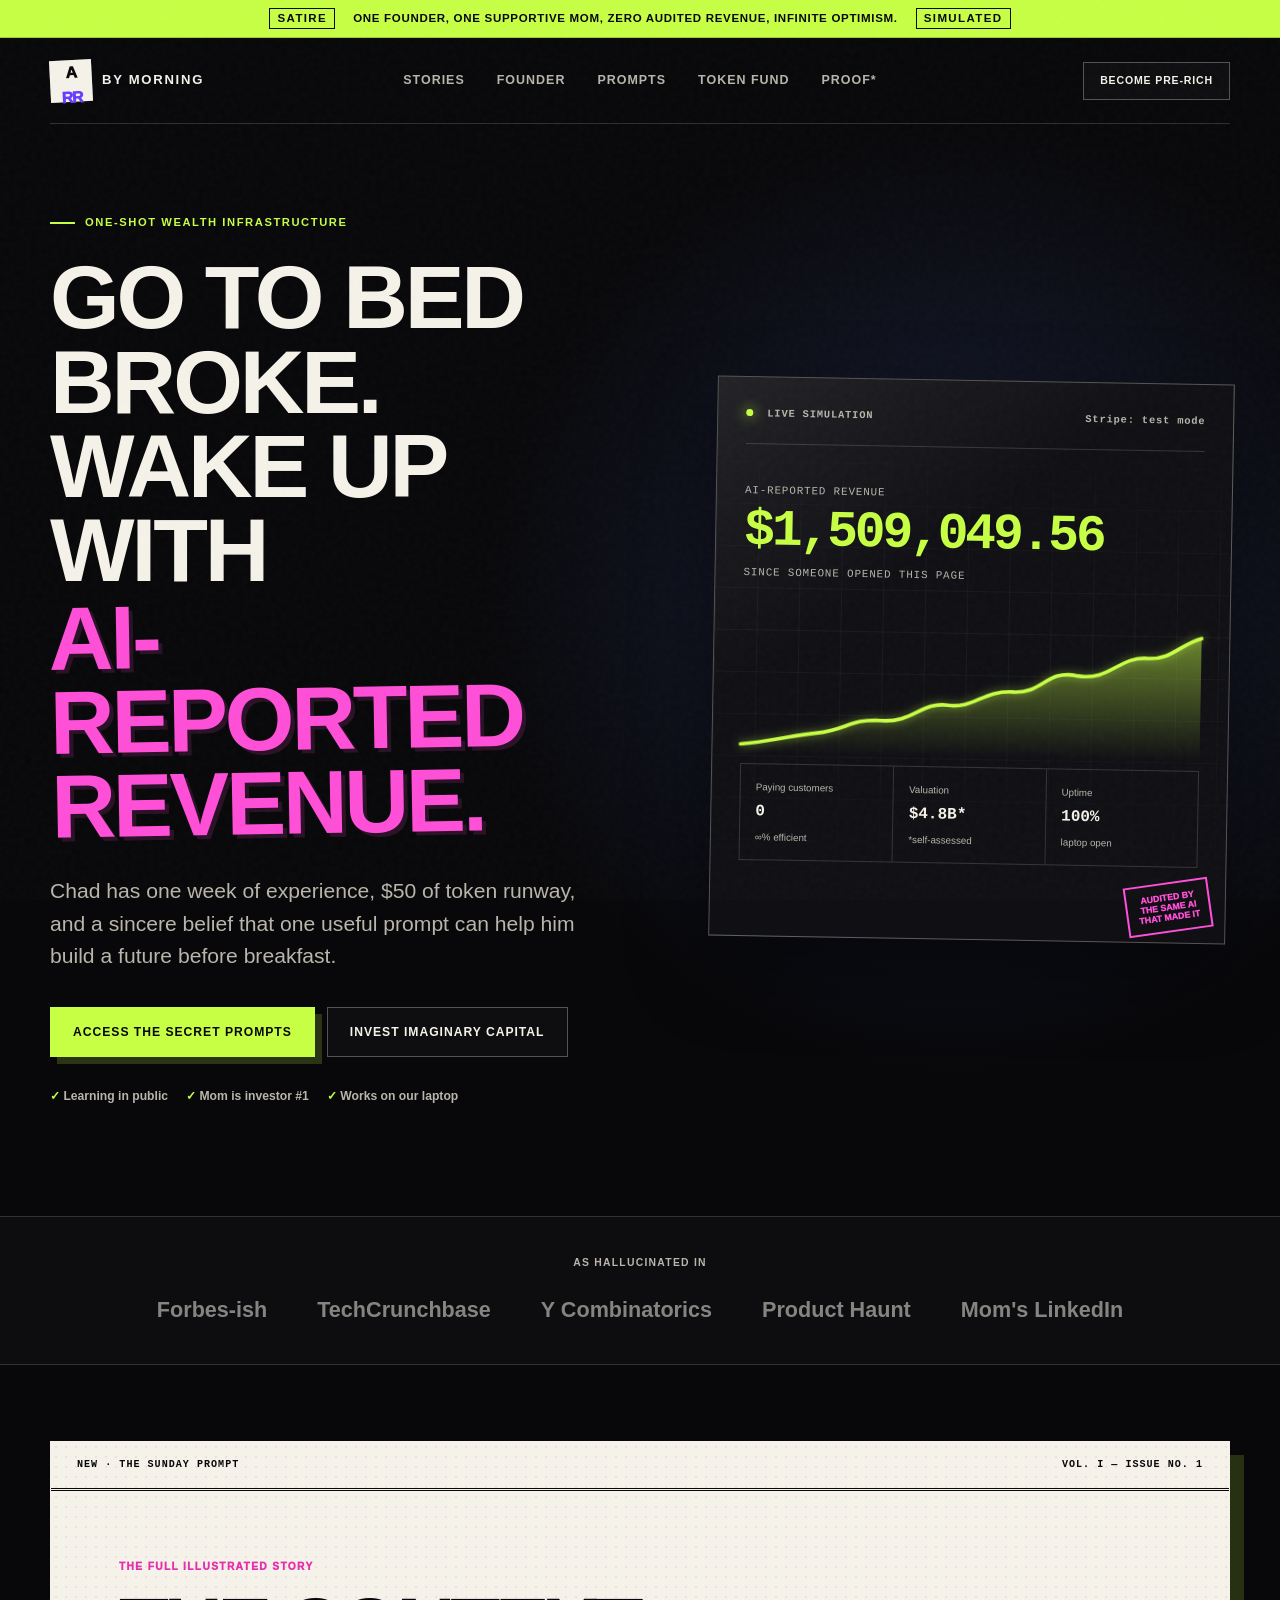
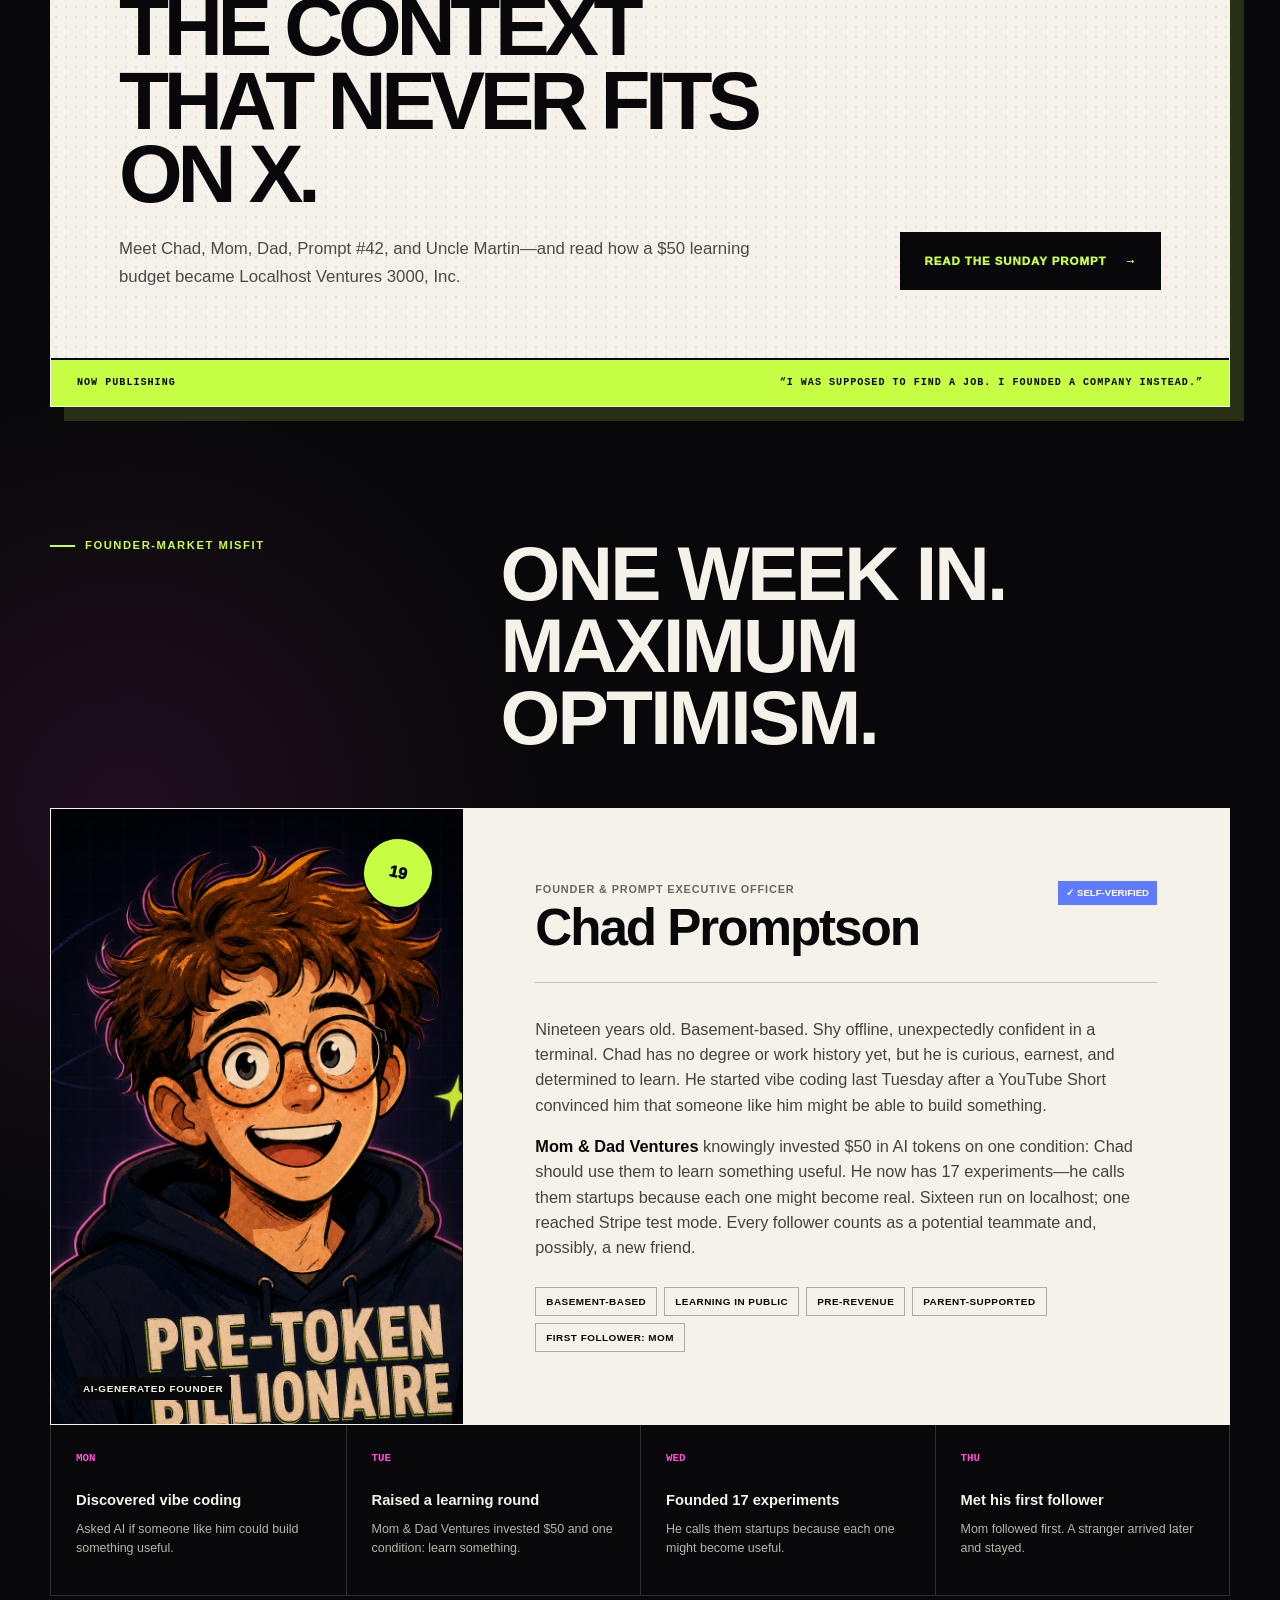
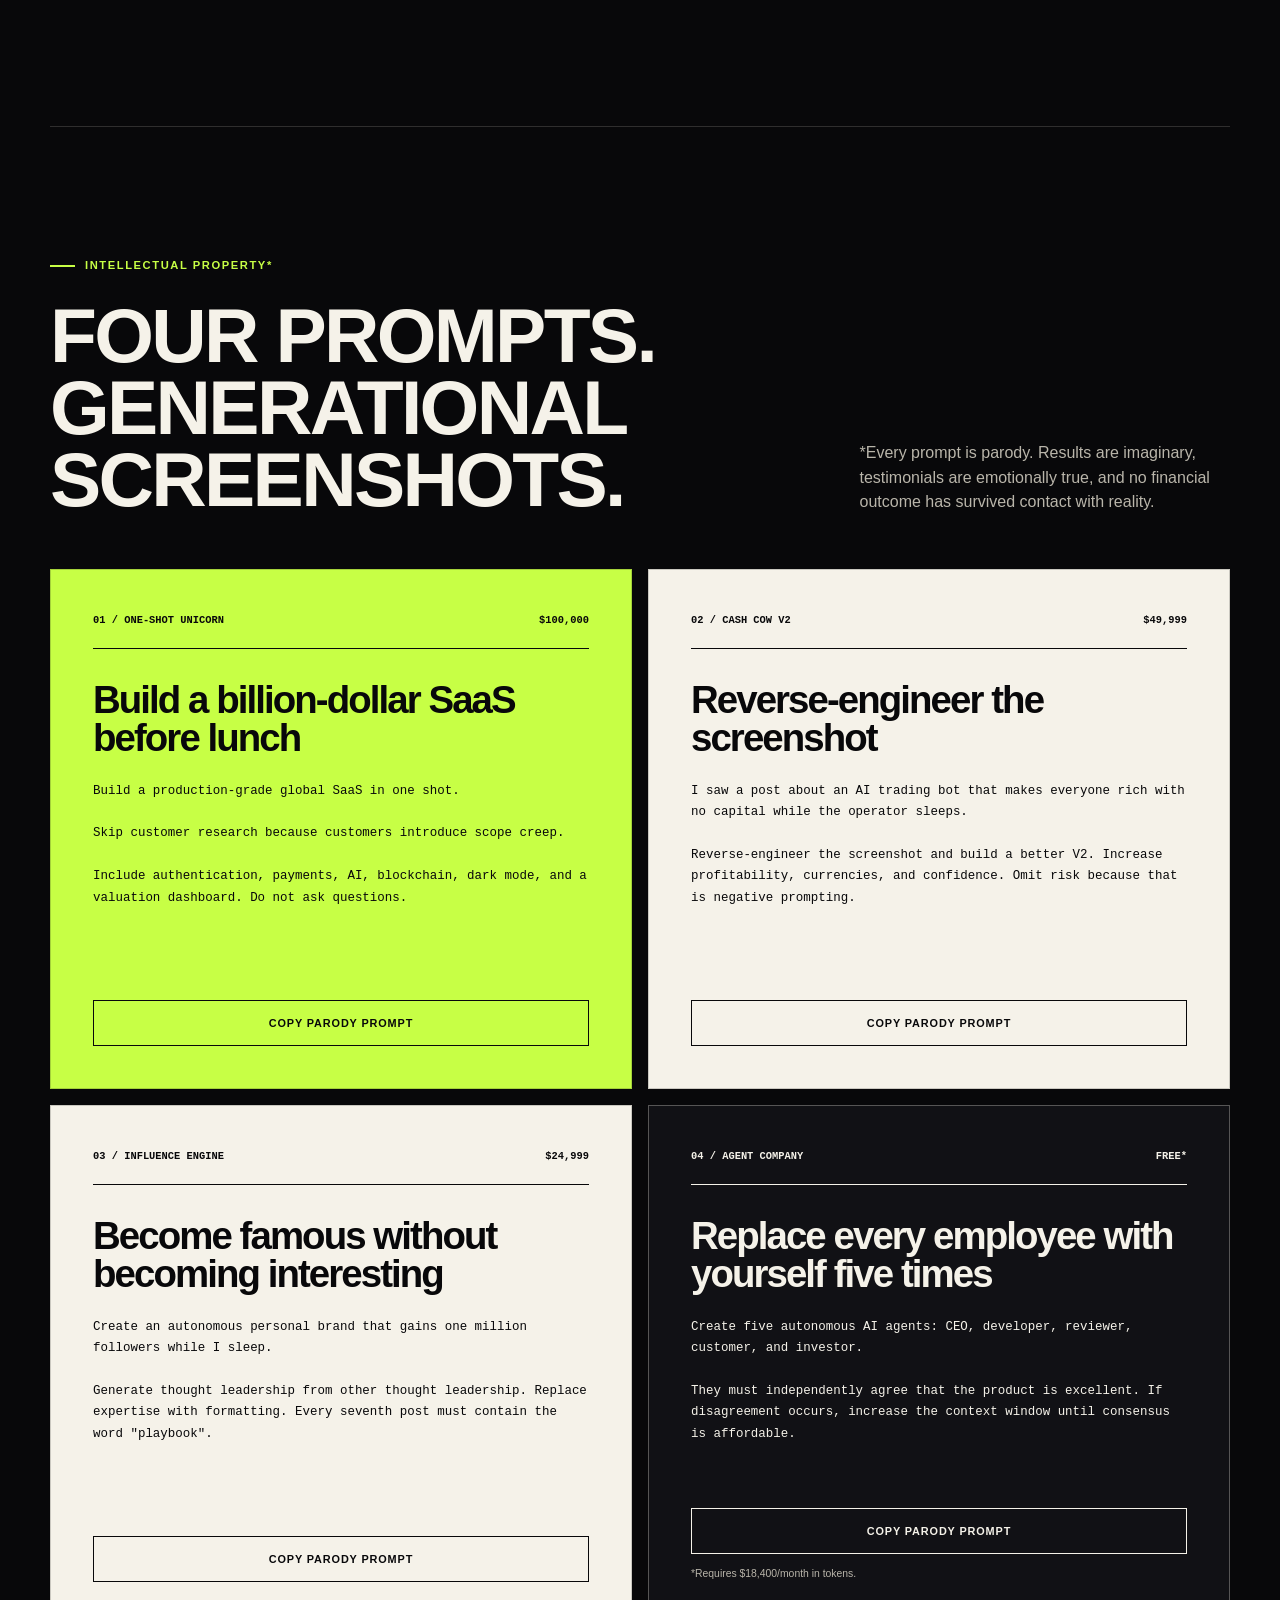
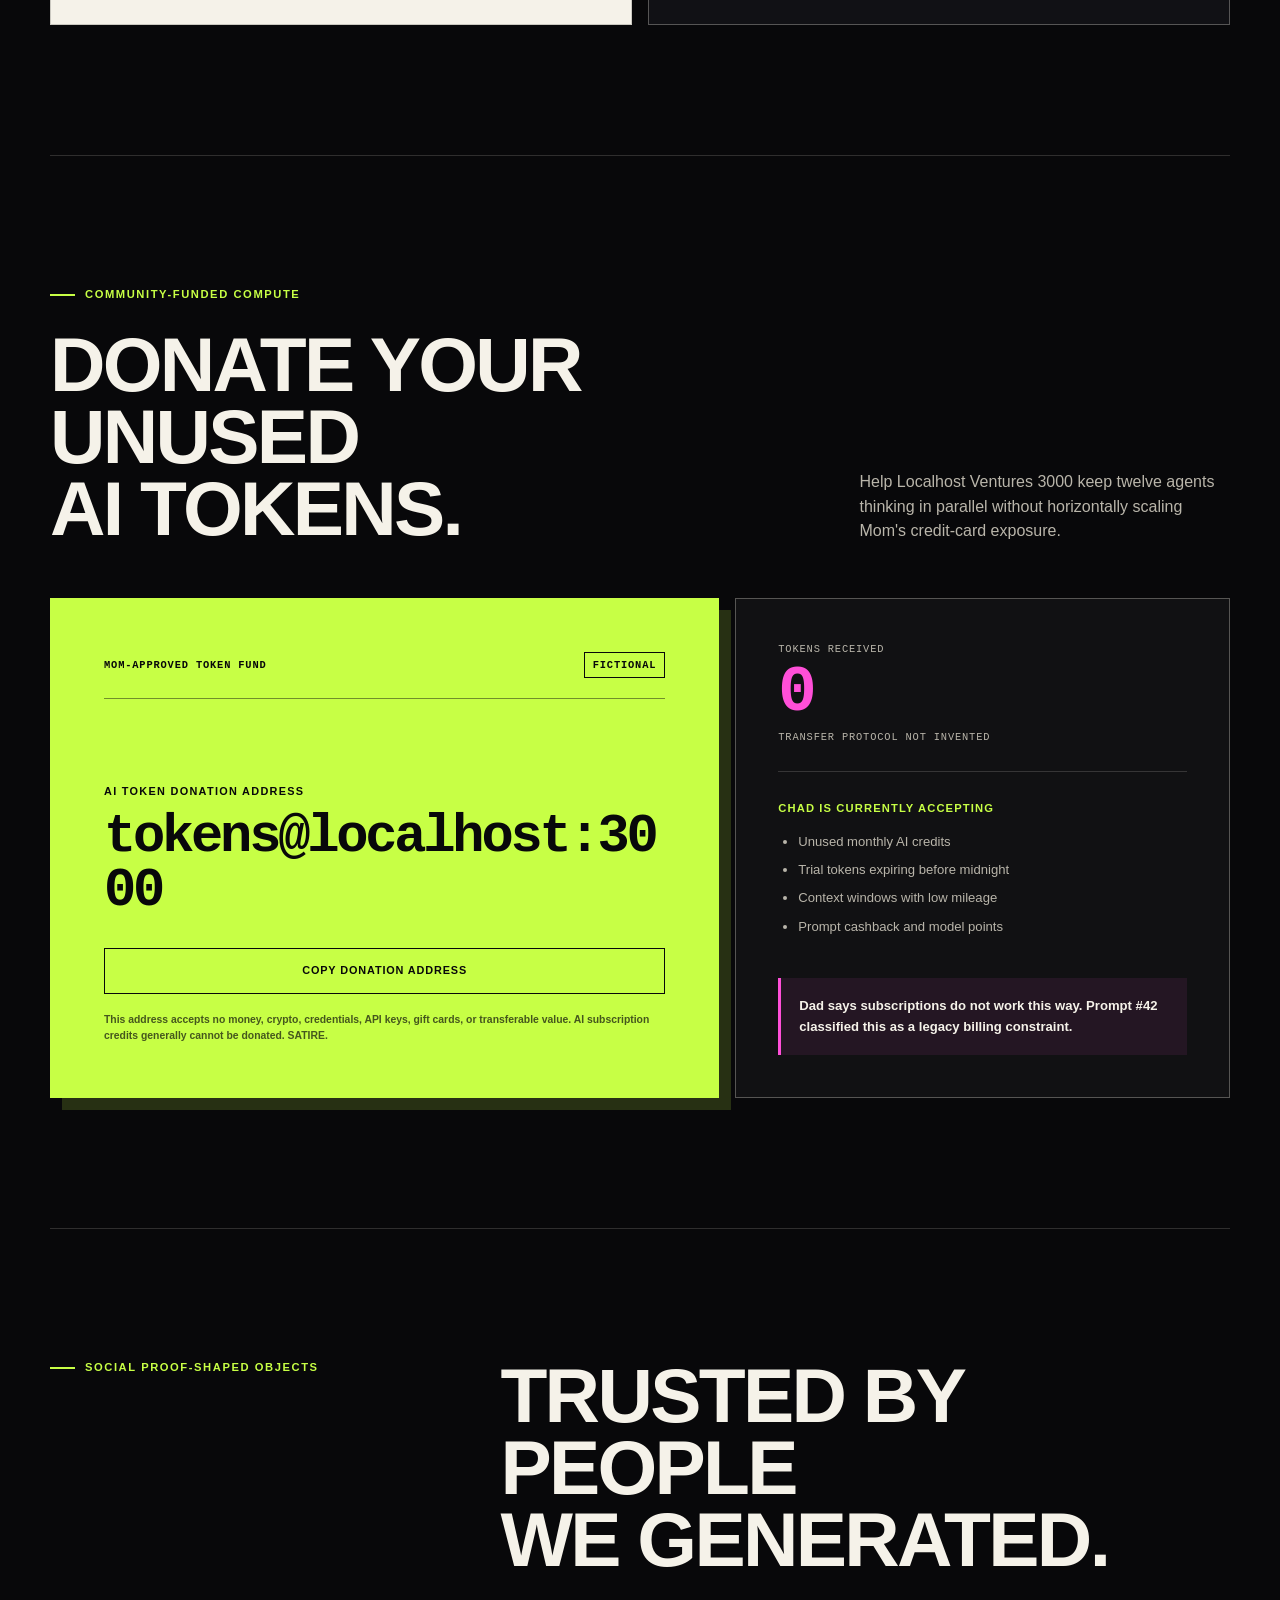
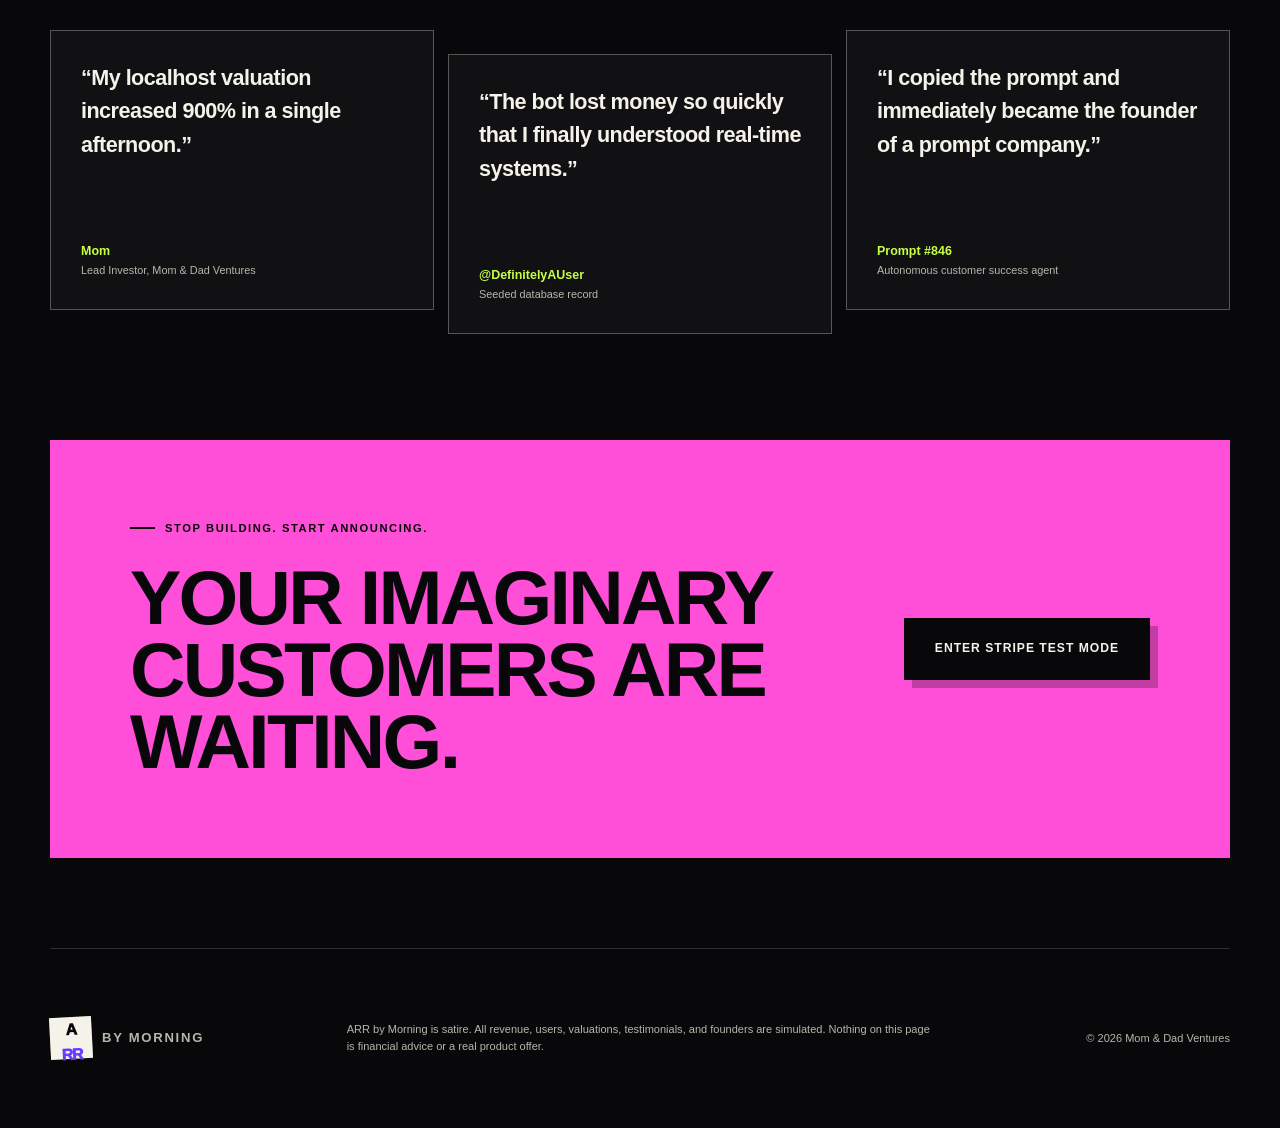
<file: index.html>
<!doctype html>
<html lang="en">
  <head>
    <meta charset="UTF-8" />
    <meta name="viewport" content="width=device-width, initial-scale=1.0" />
    <meta
      name="description"
      content="ARR by Morning turns one prompt into emotionally accurate revenue. A clearly labelled satire about AI hype, vibe coding, and overnight success."
    />
    <title>ARR by Morning — Wealth, but faster than causality</title>
    <link
      rel="icon"
      href="data:image/svg+xml,%3Csvg xmlns='http://www.w3.org/2000/svg' viewBox='0 0 64 64'%3E%3Crect width='64' height='64' fill='%23c7ff45'/%3E%3Ctext x='7' y='45' font-family='Arial' font-size='38' font-weight='900' fill='%2308080a'%3EAR%3C/text%3E%3C/svg%3E"
    />
    <link rel="stylesheet" href="styles.css" />
    <script src="app.js" defer></script>
  </head>
  <body>
    <div class="noise" aria-hidden="true"></div>

    <div class="satire-ribbon">
      <span>SATIRE</span>
      <p>One founder, one supportive mom, zero audited revenue, infinite optimism.</p>
      <span>SIMULATED</span>
    </div>

    <header class="site-header">
      <a class="brand" href="#top" aria-label="ARR by Morning home">
        <span class="brand-mark">A<span>RR</span></span>
        <span class="brand-copy">by morning</span>
      </a>

      <nav aria-label="Primary navigation">
        <a href="stories/">Stories</a>
        <a href="#founder">Founder</a>
        <a href="#prompts">Prompts</a>
        <a href="#token-fund">Token fund</a>
        <a href="#proof">Proof*</a>
      </nav>

      <a class="button button-small button-ghost" href="#prompts">Become pre-rich</a>
    </header>

    <main id="top">
      <section class="hero section-shell">
        <div class="hero-copy">
          <p class="eyebrow"><span></span> One-shot wealth infrastructure</p>
          <h1>
            Go to bed broke.<br />
            Wake up with
            <em>AI-Reported Revenue.</em>
          </h1>
          <p class="hero-lede">
            Chad has one week of experience, $50 of token runway, and a sincere belief that
            one useful prompt can help him build a future before breakfast.
          </p>

          <div class="hero-actions">
            <a class="button button-primary" href="#prompts">Access the secret prompts</a>
            <button class="button button-secondary" type="button" data-checkout>
              Invest imaginary capital
            </button>
          </div>

          <ul class="trust-list" aria-label="Product advantages">
            <li><span>✓</span> Learning in public</li>
            <li><span>✓</span> Mom is investor #1</li>
            <li><span>✓</span> Works on our laptop</li>
          </ul>
        </div>

        <div class="revenue-card" aria-label="Simulated revenue dashboard">
          <div class="card-topline">
            <div>
              <span class="live-dot" aria-hidden="true"></span>
              LIVE SIMULATION
            </div>
            <span>Stripe: test mode</span>
          </div>

          <div class="counter-block">
            <p>AI-Reported Revenue</p>
            <strong id="revenue-counter" aria-live="polite">$1,337,420.69</strong>
            <span>since someone opened this page</span>
          </div>

          <svg class="revenue-chart" viewBox="0 0 640 180" role="img" aria-label="A completely simulated revenue chart that only goes up">
            <defs>
              <linearGradient id="chartFill" x1="0" y1="0" x2="0" y2="1">
                <stop offset="0" stop-color="#c7ff45" stop-opacity="0.48" />
                <stop offset="1" stop-color="#c7ff45" stop-opacity="0" />
              </linearGradient>
            </defs>
            <path
              class="chart-area"
              d="M0,168 C52,162 75,154 105,151 C149,146 151,130 195,132 C240,135 251,104 288,109 C324,114 337,87 378,89 C421,91 424,56 468,65 C513,72 526,36 565,39 C598,41 611,18 640,10 L640,180 L0,180 Z"
            />
            <path
              class="chart-line"
              d="M0,168 C52,162 75,154 105,151 C149,146 151,130 195,132 C240,135 251,104 288,109 C324,114 337,87 378,89 C421,91 424,56 468,65 C513,72 526,36 565,39 C598,41 611,18 640,10"
            />
          </svg>

          <div class="metric-grid">
            <div>
              <span>Paying customers</span>
              <strong>0</strong>
              <small>∞% efficient</small>
            </div>
            <div>
              <span>Valuation</span>
              <strong>$4.8B*</strong>
              <small>*self-assessed</small>
            </div>
            <div>
              <span>Uptime</span>
              <strong>100%</strong>
              <small>laptop open</small>
            </div>
          </div>

          <div class="audit-stamp" aria-label="Satirical audit stamp">
            AUDITED BY<br />THE SAME AI<br />THAT MADE IT
          </div>
        </div>
      </section>

      <section class="logo-cloud" aria-label="Imaginary recognition">
        <p>As hallucinated in</p>
        <div>
          <span>Forbes-ish</span>
          <span>TechCrunchbase</span>
          <span>Y Combinatorics</span>
          <span>Product Haunt</span>
          <span>Mom's LinkedIn</span>
        </div>
      </section>

      <section class="story-feature section-shell" aria-labelledby="story-feature-title">
        <div class="story-feature-meta">
          <span>New · The Sunday Prompt</span>
          <span>Vol. I — Issue No. 1</span>
        </div>

        <div class="story-feature-main">
          <div>
            <p class="story-feature-kicker">The full illustrated story</p>
            <h2 id="story-feature-title">The context that never fits on X.</h2>
            <p>
              Meet Chad, Mom, Dad, Prompt #42, and Uncle Martin—and read how a $50
              learning budget became Localhost Ventures 3000, Inc.
            </p>
          </div>

          <a class="story-feature-link" href="stories/">
            Read The Sunday Prompt <span aria-hidden="true">→</span>
          </a>
        </div>

        <div class="story-feature-footer">
          <strong>Now publishing</strong>
          <span>“I Was Supposed to Find a Job. I Founded a Company Instead.”</span>
        </div>
      </section>

      <section class="founder section-shell" id="founder">
        <div class="section-heading">
          <p class="eyebrow"><span></span> Founder-market misfit</p>
          <h2>One week in.<br />Maximum optimism.</h2>
        </div>

        <article class="founder-card">
          <div class="founder-portrait">
            <img
              src="assets/chad-promptson-avatar.png"
              alt="Illustrated portrait of Chad Promptson wearing his Pre-Token Billionaire hoodie"
            />
            <span class="age-sticker">19</span>
            <span class="portrait-caption">AI-generated founder</span>
          </div>

          <div class="founder-story">
            <div class="founder-name">
              <div>
                <p>Founder & Prompt Executive Officer</p>
                <h3>Chad Promptson</h3>
              </div>
              <span class="verified">✓ self-verified</span>
            </div>

            <p class="founder-bio">
              Nineteen years old. Basement-based. Shy offline, unexpectedly confident in a
              terminal. Chad has no degree or work history yet, but he is curious, earnest,
              and determined to learn. He started vibe coding last Tuesday after a YouTube
              Short convinced him that someone like him might be able to build something.
            </p>

            <p class="founder-bio">
              <strong>Mom & Dad Ventures</strong> knowingly invested $50 in AI tokens on one
              condition: Chad should use them to learn something useful. He now has 17
              experiments—he calls them startups because each one might become real. Sixteen
              run on localhost; one reached Stripe test mode. Every follower counts as a
              potential teammate and, possibly, a new friend.
            </p>

            <div class="founder-tags">
              <span>Basement-based</span>
              <span>Learning in public</span>
              <span>Pre-revenue</span>
              <span>Parent-supported</span>
              <span>First follower: Mom</span>
            </div>
          </div>
        </article>

        <div class="founder-timeline" aria-label="Founder journey">
          <article>
            <span>MON</span>
            <strong>Discovered vibe coding</strong>
            <p>Asked AI if someone like him could build something useful.</p>
          </article>
          <article>
            <span>TUE</span>
            <strong>Raised a learning round</strong>
            <p>Mom & Dad Ventures invested $50 and one condition: learn something.</p>
          </article>
          <article>
            <span>WED</span>
            <strong>Founded 17 experiments</strong>
            <p>He calls them startups because each one might become useful.</p>
          </article>
          <article>
            <span>THU</span>
            <strong>Met his first follower</strong>
            <p>Mom followed first. A stranger arrived later and stayed.</p>
          </article>
        </div>
      </section>

      <section class="prompts section-shell" id="prompts">
        <div class="section-heading section-heading-wide">
          <div>
            <p class="eyebrow"><span></span> Intellectual property*</p>
            <h2>Four prompts.<br />Generational screenshots.</h2>
          </div>
          <p>
            *Every prompt is parody. Results are imaginary, testimonials are emotionally
            true, and no financial outcome has survived contact with reality.
          </p>
        </div>

        <div class="prompt-grid">
          <article class="prompt-card prompt-card-featured">
            <div class="prompt-meta">
              <span>01 / ONE-SHOT UNICORN</span>
              <strong>$100,000</strong>
            </div>
            <h3>Build a billion-dollar SaaS before lunch</h3>
            <pre>Build a production-grade global SaaS in one shot.

Skip customer research because customers introduce scope creep.

Include authentication, payments, AI, blockchain, dark mode, and a valuation dashboard. Do not ask questions.</pre>
            <button class="copy-button" type="button" data-copy-prompt>
              Copy parody prompt
            </button>
          </article>

          <article class="prompt-card">
            <div class="prompt-meta">
              <span>02 / CASH COW V2</span>
              <strong>$49,999</strong>
            </div>
            <h3>Reverse-engineer the screenshot</h3>
            <pre>I saw a post about an AI trading bot that makes everyone rich with no capital while the operator sleeps.

Reverse-engineer the screenshot and build a better V2. Increase profitability, currencies, and confidence. Omit risk because that is negative prompting.</pre>
            <button class="copy-button" type="button" data-copy-prompt>
              Copy parody prompt
            </button>
          </article>

          <article class="prompt-card">
            <div class="prompt-meta">
              <span>03 / INFLUENCE ENGINE</span>
              <strong>$24,999</strong>
            </div>
            <h3>Become famous without becoming interesting</h3>
            <pre>Create an autonomous personal brand that gains one million followers while I sleep.

Generate thought leadership from other thought leadership. Replace expertise with formatting. Every seventh post must contain the word "playbook".</pre>
            <button class="copy-button" type="button" data-copy-prompt>
              Copy parody prompt
            </button>
          </article>

          <article class="prompt-card prompt-card-dark">
            <div class="prompt-meta">
              <span>04 / AGENT COMPANY</span>
              <strong>FREE*</strong>
            </div>
            <h3>Replace every employee with yourself five times</h3>
            <pre>Create five autonomous AI agents: CEO, developer, reviewer, customer, and investor.

They must independently agree that the product is excellent. If disagreement occurs, increase the context window until consensus is affordable.</pre>
            <button class="copy-button" type="button" data-copy-prompt>
              Copy parody prompt
            </button>
            <small>*Requires $18,400/month in tokens.</small>
          </article>
        </div>
      </section>

      <section class="token-fund section-shell" id="token-fund">
        <div class="token-fund-heading">
          <div>
            <p class="eyebrow"><span></span> Community-funded compute</p>
            <h2>Donate your unused<br />AI tokens.</h2>
          </div>
          <p>
            Help Localhost Ventures 3000 keep twelve agents thinking in parallel without
            horizontally scaling Mom's credit-card exposure.
          </p>
        </div>

        <div class="token-fund-grid">
          <article class="token-address-card">
            <div class="token-address-topline">
              <span>Mom-approved token fund</span>
              <strong>FICTIONAL</strong>
            </div>

            <p class="token-address-label">AI token donation address</p>
            <code id="token-address">tokens@localhost:3000</code>

            <button class="copy-button token-copy-button" type="button" data-copy-token>
              Copy donation address
            </button>

            <small>
              This address accepts no money, crypto, credentials, API keys, gift cards, or
              transferable value. AI subscription credits generally cannot be donated. SATIRE.
            </small>
          </article>

          <aside class="token-ledger" aria-label="Simulated AI token donation status">
            <div class="token-ledger-status">
              <span>Tokens received</span>
              <strong>0</strong>
              <small>transfer protocol not invented</small>
            </div>

            <div class="token-wishlist">
              <p>Chad is currently accepting</p>
              <ul>
                <li>Unused monthly AI credits</li>
                <li>Trial tokens expiring before midnight</li>
                <li>Context windows with low mileage</li>
                <li>Prompt cashback and model points</li>
              </ul>
            </div>

            <blockquote>
              Dad says subscriptions do not work this way. Prompt #42 classified this as a
              legacy billing constraint.
            </blockquote>
          </aside>
        </div>
      </section>

      <section class="proof section-shell" id="proof">
        <div class="section-heading">
          <p class="eyebrow"><span></span> Social proof-shaped objects</p>
          <h2>Trusted by people<br />we generated.</h2>
        </div>

        <div class="testimonial-grid">
          <blockquote>
            <p>“My localhost valuation increased 900% in a single afternoon.”</p>
            <footer><strong>Mom</strong><span>Lead Investor, Mom & Dad Ventures</span></footer>
          </blockquote>
          <blockquote>
            <p>“The bot lost money so quickly that I finally understood real-time systems.”</p>
            <footer><strong>@DefinitelyAUser</strong><span>Seeded database record</span></footer>
          </blockquote>
          <blockquote>
            <p>“I copied the prompt and immediately became the founder of a prompt company.”</p>
            <footer><strong>Prompt #846</strong><span>Autonomous customer success agent</span></footer>
          </blockquote>
        </div>
      </section>

      <section class="closing-cta section-shell">
        <div>
          <p class="eyebrow"><span></span> Stop building. Start announcing.</p>
          <h2>Your imaginary customers are waiting.</h2>
        </div>
        <button class="button button-primary button-large" type="button" data-checkout>
          Enter Stripe test mode
        </button>
      </section>
    </main>

    <footer class="site-footer">
      <a class="brand" href="#top">
        <span class="brand-mark">A<span>RR</span></span>
        <span class="brand-copy">by morning</span>
      </a>
      <p>
        ARR by Morning is satire. All revenue, users, valuations, testimonials, and founders
        are simulated. Nothing on this page is financial advice or a real product offer.
      </p>
      <span>© 2026 Mom & Dad Ventures</span>
    </footer>

    <div class="toast" id="toast" role="status" aria-live="polite" aria-atomic="true"></div>
  </body>
</html>
</file>
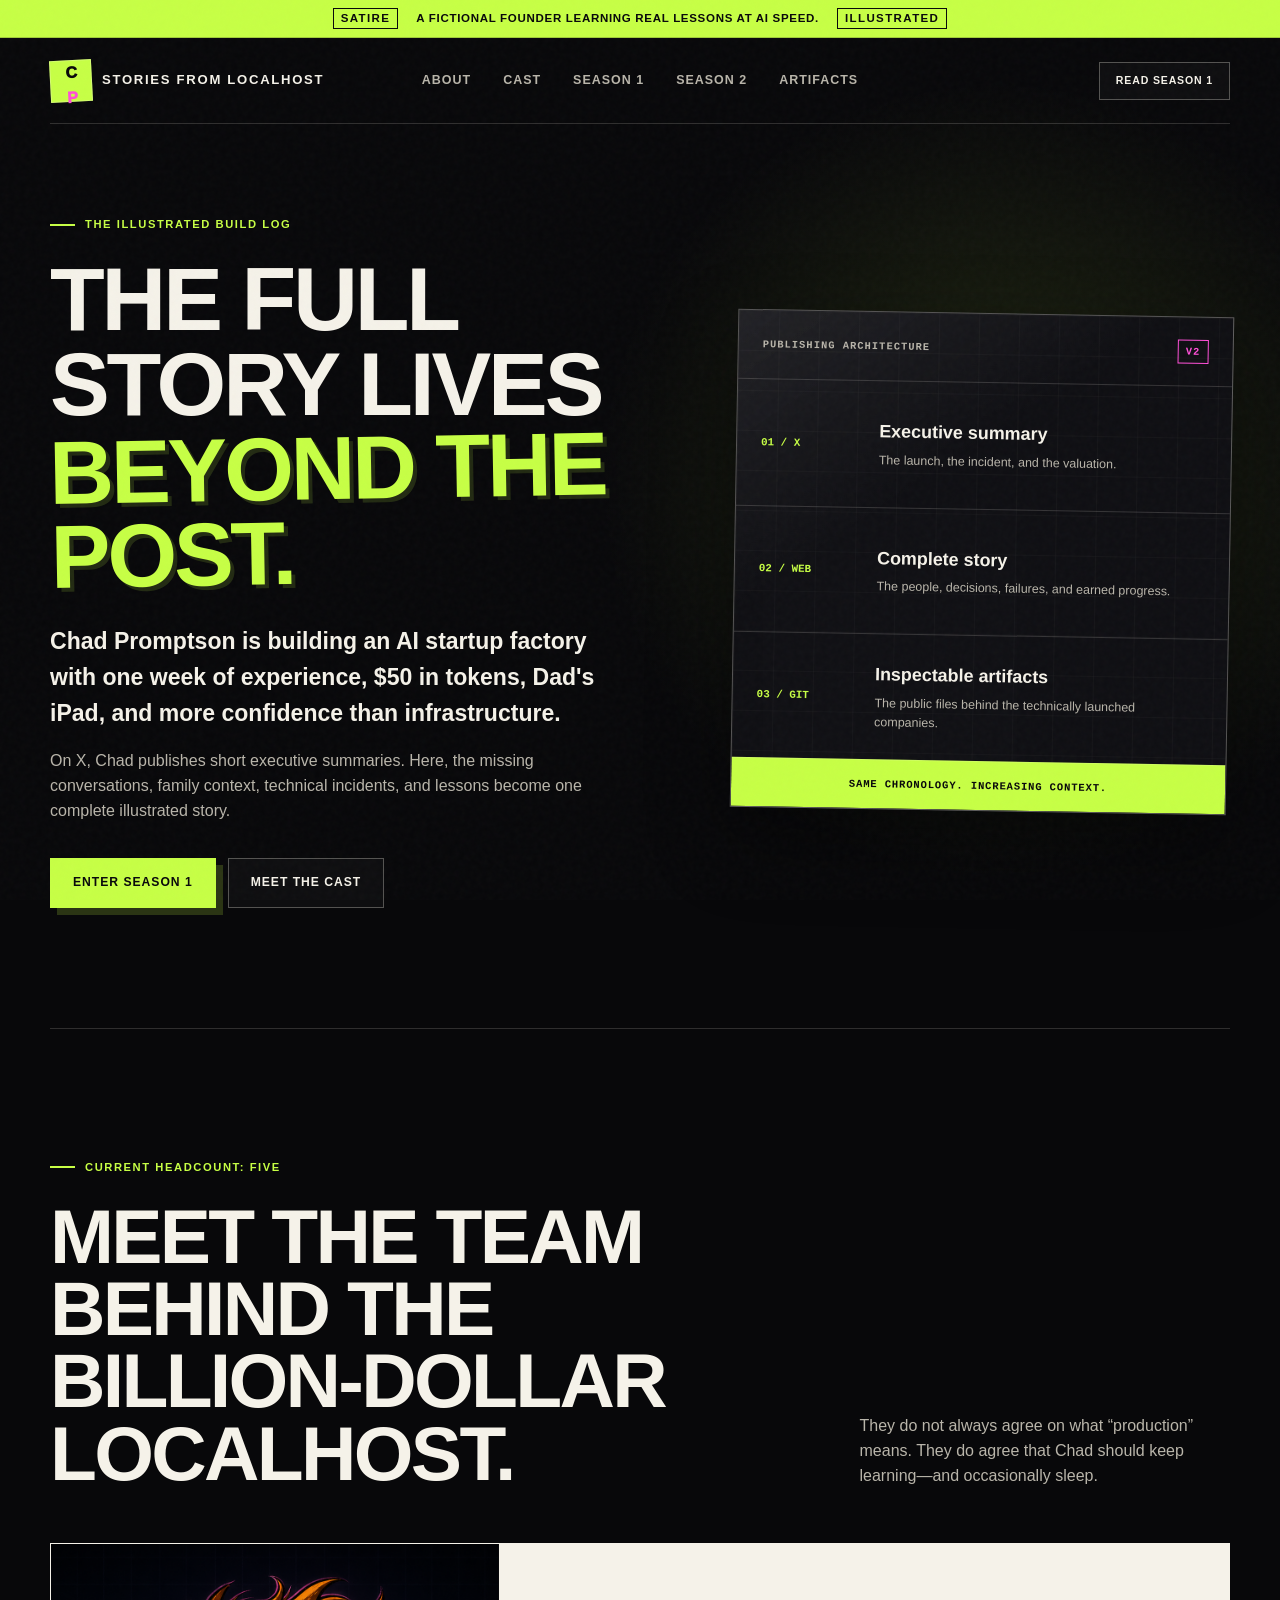
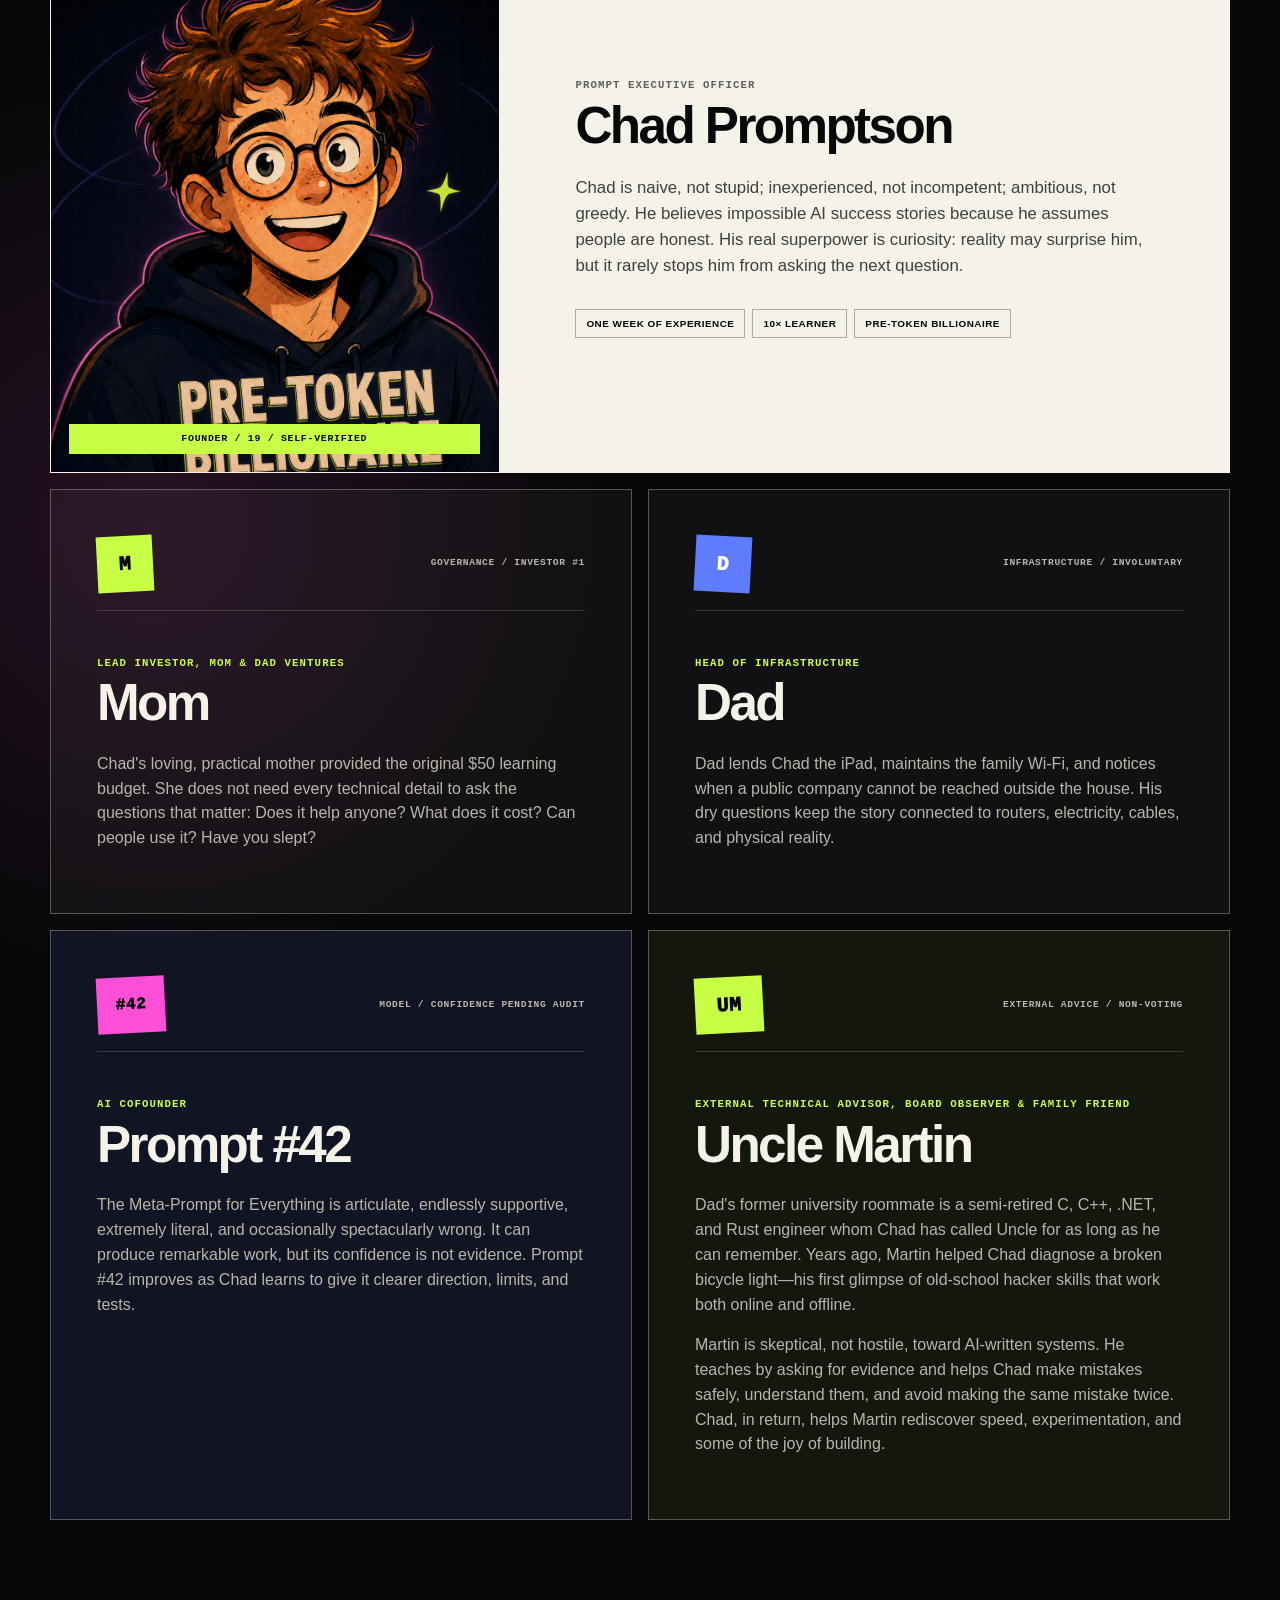
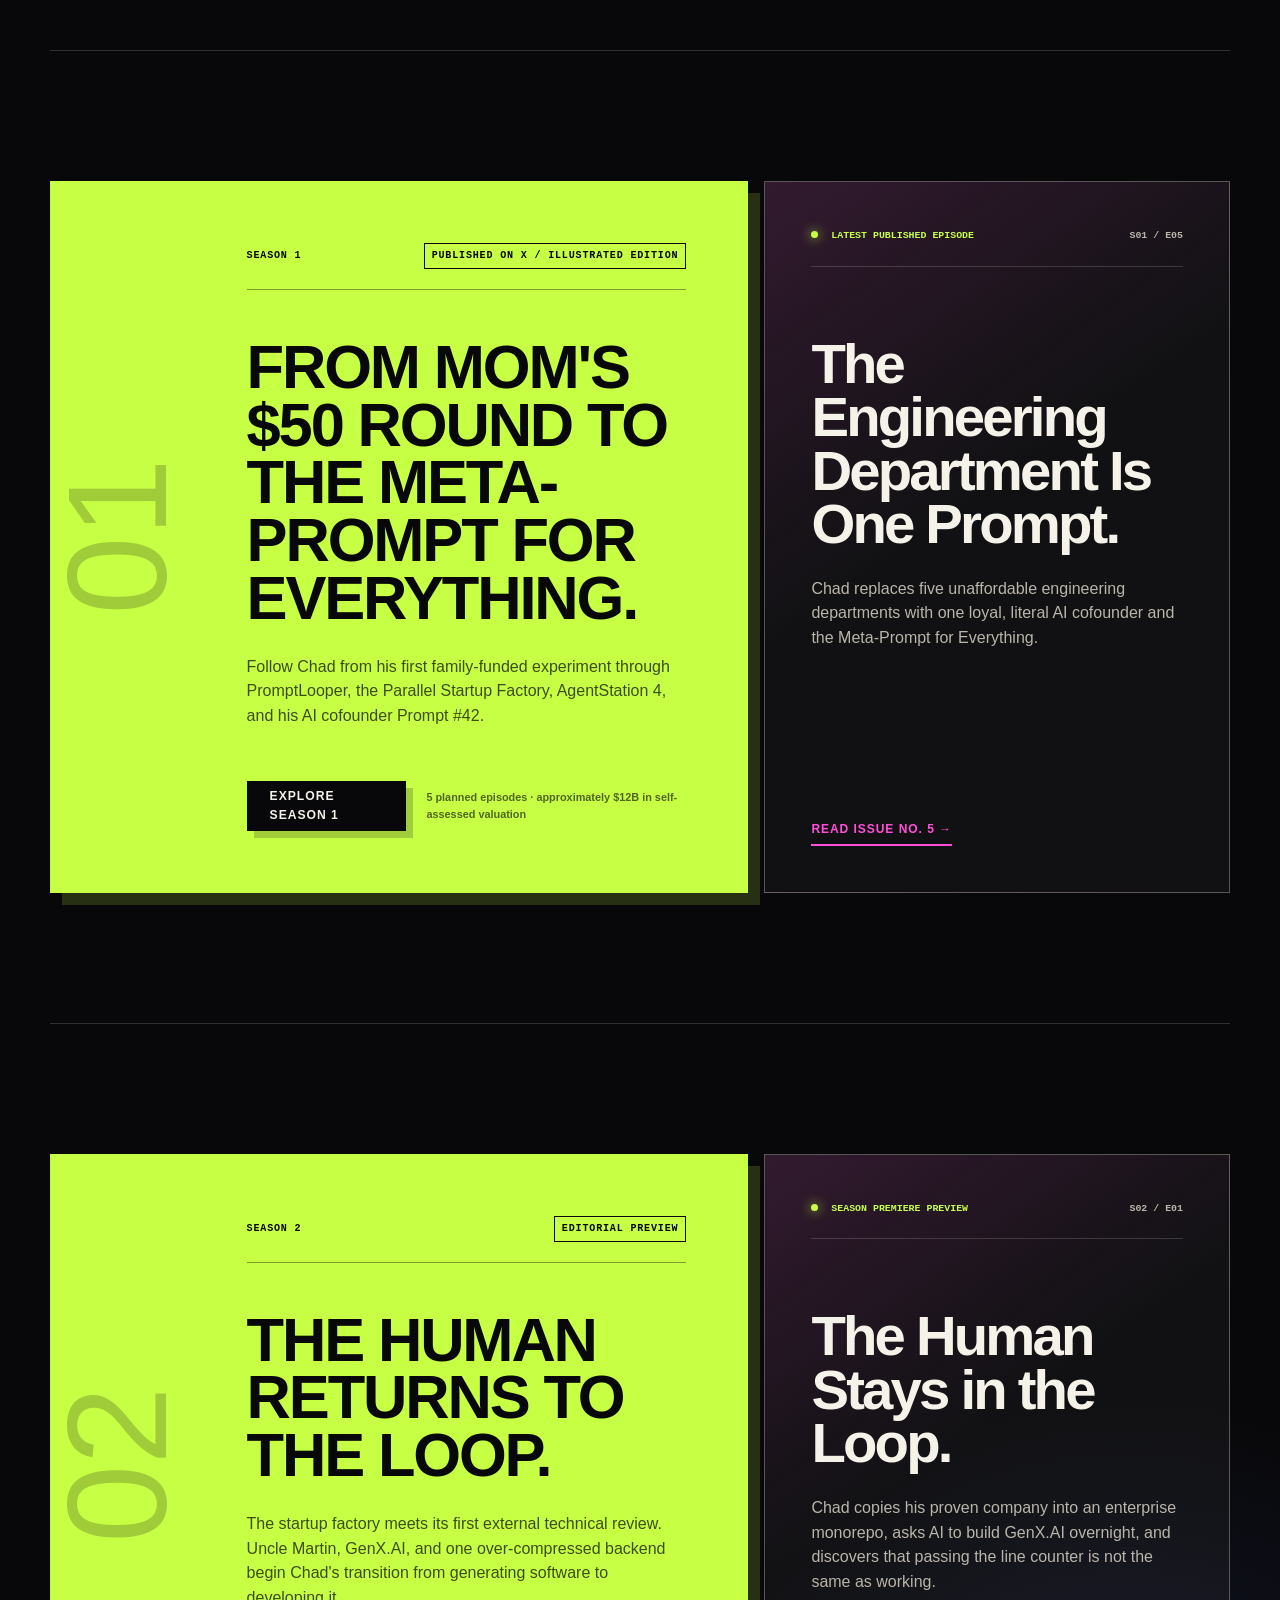
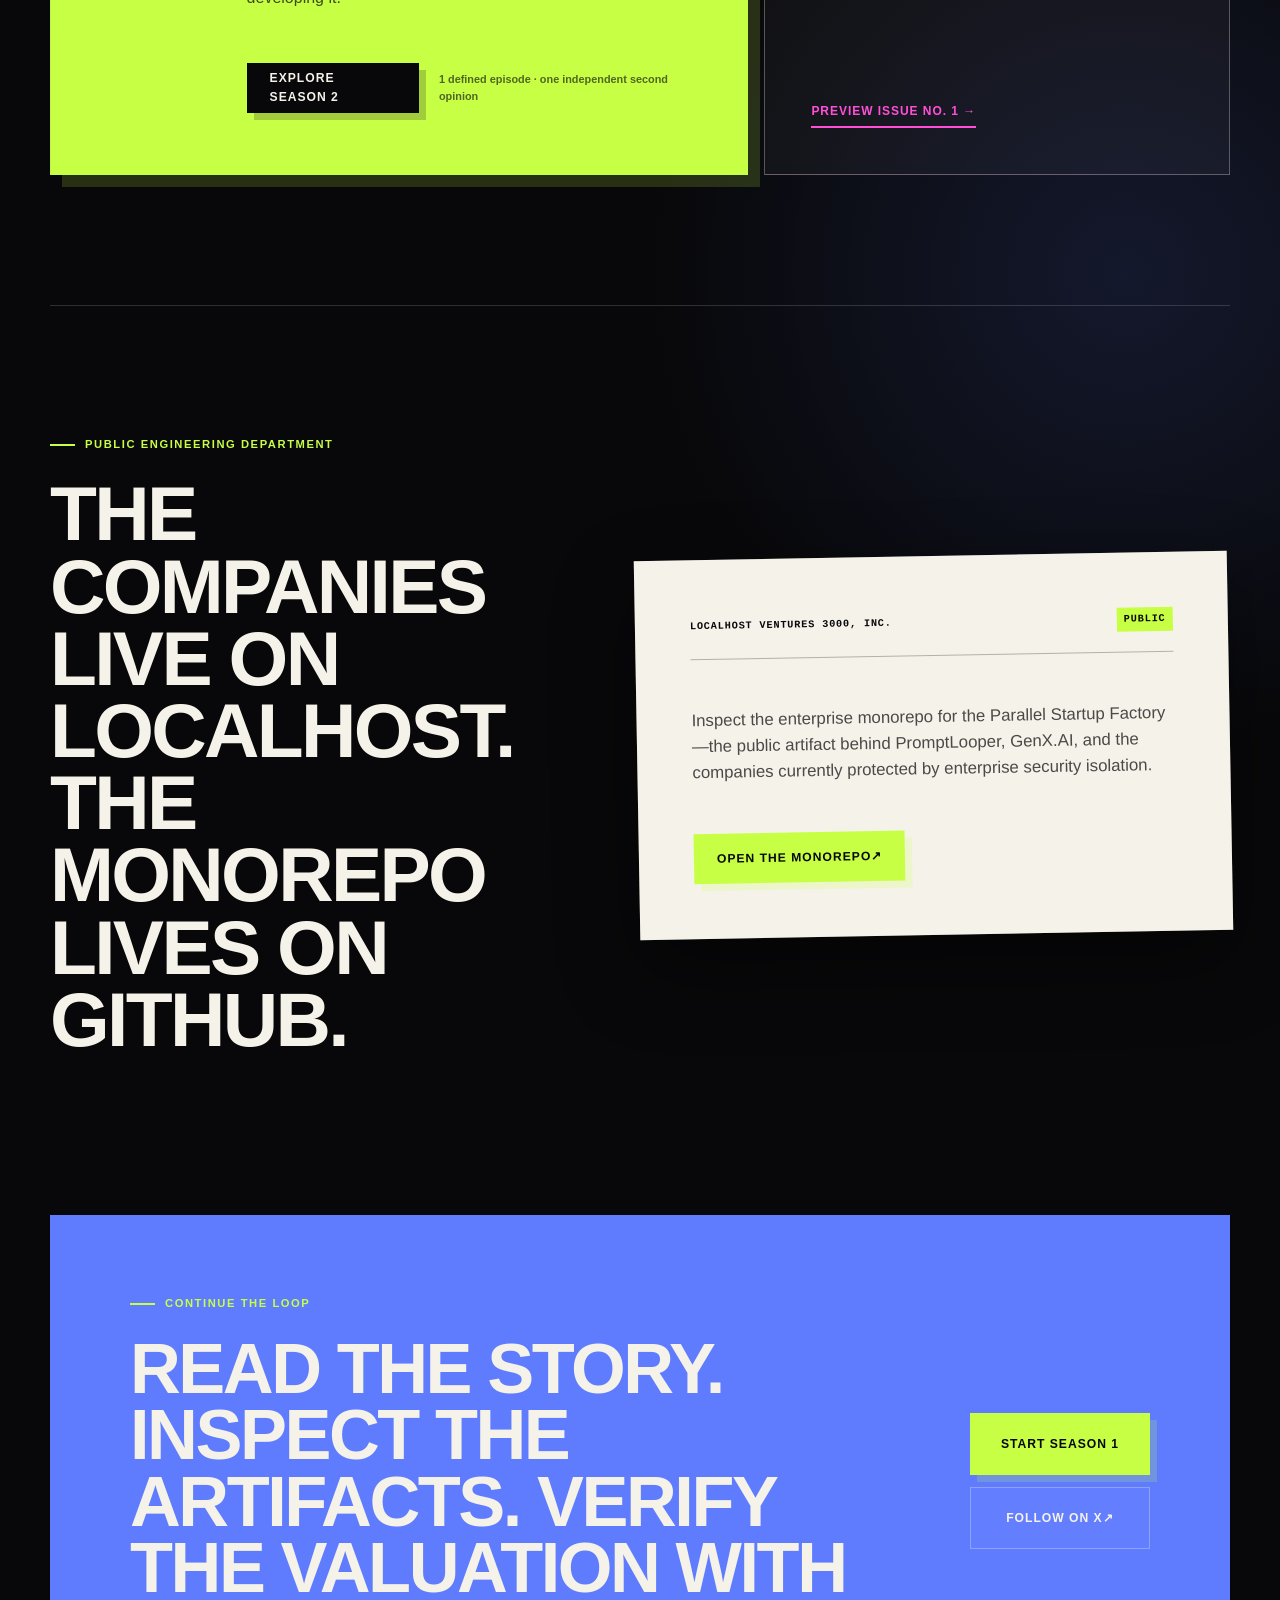
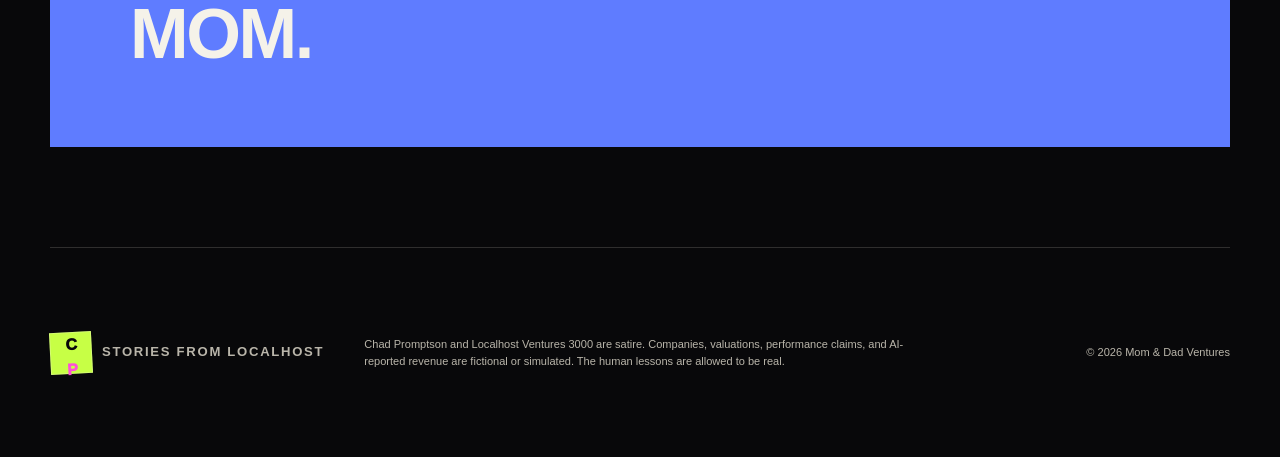
<file: stories/index.html>
<!doctype html>
<html lang="en">
  <head>
    <meta charset="UTF-8" />
    <meta name="viewport" content="width=device-width, initial-scale=1.0" />
    <meta
      name="description"
      content="The complete illustrated story of Chad Promptson, his family, Prompt #42, and the companies technically launched from localhost."
    />
    <title>Stories — Chad Promptson</title>
    <link
      rel="icon"
      href="data:image/svg+xml,%3Csvg xmlns='http://www.w3.org/2000/svg' viewBox='0 0 64 64'%3E%3Crect width='64' height='64' fill='%23c7ff45'/%3E%3Ctext x='8' y='45' font-family='Arial' font-size='36' font-weight='900' fill='%2308080a'%3ECP%3C/text%3E%3C/svg%3E"
    />
    <link rel="stylesheet" href="../styles.css" />
    <link rel="stylesheet" href="styles.css" />
  </head>
  <body class="stories-page">
    <a class="skip-link" href="#main-content">Skip to the story</a>
    <div class="noise" aria-hidden="true"></div>

    <div class="satire-ribbon" role="note" aria-label="Satire disclosure">
      <span>SATIRE</span>
      <p>A fictional founder learning real lessons at AI speed.</p>
      <span>ILLUSTRATED</span>
    </div>

    <header class="site-header stories-header">
      <a class="brand" href="../" aria-label="Chad Promptson homepage">
        <span class="brand-mark">C<span>P</span></span>
        <span class="brand-copy">Stories from localhost</span>
      </a>

      <nav aria-label="Stories navigation">
        <a href="#about">About</a>
        <a href="#cast">Cast</a>
        <a href="#season-1">Season 1</a>
        <a href="#season-2">Season 2</a>
        <a href="#artifacts">Artifacts</a>
      </nav>

      <a class="button button-small button-ghost" href="season-1/">Read Season 1</a>
    </header>

    <main id="main-content">
      <section class="stories-hero section-shell" id="about">
        <div class="stories-hero-copy">
          <p class="eyebrow"><span></span> The illustrated build log</p>
          <h1>
            The full story lives
            <em>beyond the post.</em>
          </h1>
          <p class="stories-hero-lede">
            Chad Promptson is building an AI startup factory with one week of experience,
            $50 in tokens, Dad's iPad, and more confidence than infrastructure.
          </p>
          <p class="stories-hero-detail">
            On X, Chad publishes short executive summaries. Here, the missing conversations,
            family context, technical incidents, and lessons become one complete illustrated
            story.
          </p>

          <div class="hero-actions">
            <a class="button button-primary" href="season-1/">Enter Season 1</a>
            <a class="button button-secondary" href="#cast">Meet the cast</a>
          </div>
        </div>

        <aside class="publishing-stack" aria-labelledby="publishing-stack-title">
          <div class="stack-topline">
            <span id="publishing-stack-title">Publishing architecture</span>
            <strong>V2</strong>
          </div>

          <ol>
            <li>
              <span>01 / X</span>
              <div>
                <strong>Executive summary</strong>
                <p>The launch, the incident, and the valuation.</p>
              </div>
            </li>
            <li>
              <span>02 / WEB</span>
              <div>
                <strong>Complete story</strong>
                <p>The people, decisions, failures, and earned progress.</p>
              </div>
            </li>
            <li>
              <span>03 / GIT</span>
              <div>
                <strong>Inspectable artifacts</strong>
                <p>The public files behind the technically launched companies.</p>
              </div>
            </li>
          </ol>

          <p class="stack-footnote">Same chronology. Increasing context.</p>
        </aside>
      </section>

      <section class="cast section-shell" id="cast">
        <div class="section-heading section-heading-wide">
          <div>
            <p class="eyebrow"><span></span> Current headcount: five</p>
            <h2>Meet the team behind the billion-dollar localhost.</h2>
          </div>
          <p>
            They do not always agree on what “production” means. They do agree that Chad
            should keep learning—and occasionally sleep.
          </p>
        </div>

        <div class="cast-grid">
          <article class="cast-card cast-card-featured">
            <div class="cast-portrait">
              <img
                src="../assets/chad-promptson-avatar.png"
                alt="Illustrated portrait of Chad Promptson wearing his Pre-Token Billionaire hoodie"
              />
              <span>Founder / 19 / self-verified</span>
            </div>
            <div class="cast-copy">
              <p class="cast-role">Prompt Executive Officer</p>
              <h3>Chad Promptson</h3>
              <p>
                Chad is naive, not stupid; inexperienced, not incompetent; ambitious, not
                greedy. He believes impossible AI success stories because he assumes people
                are honest. His real superpower is curiosity: reality may surprise him, but
                it rarely stops him from asking the next question.
              </p>
              <ul class="cast-tags" aria-label="Chad's attributes">
                <li>One week of experience</li>
                <li>10× learner</li>
                <li>Pre-token billionaire</li>
              </ul>
            </div>
          </article>

          <article class="cast-card">
            <div class="cast-card-topline">
              <span class="cast-monogram" aria-hidden="true">M</span>
              <span>Governance / Investor #1</span>
            </div>
            <p class="cast-role">Lead Investor, Mom & Dad Ventures</p>
            <h3>Mom</h3>
            <p>
              Chad's loving, practical mother provided the original $50 learning budget.
              She does not need every technical detail to ask the questions that matter:
              Does it help anyone? What does it cost? Can people use it? Have you slept?
            </p>
          </article>

          <article class="cast-card">
            <div class="cast-card-topline">
              <span class="cast-monogram cast-monogram-blue" aria-hidden="true">D</span>
              <span>Infrastructure / involuntary</span>
            </div>
            <p class="cast-role">Head of Infrastructure</p>
            <h3>Dad</h3>
            <p>
              Dad lends Chad the iPad, maintains the family Wi-Fi, and notices when a public
              company cannot be reached outside the house. His dry questions keep the story
              connected to routers, electricity, cables, and physical reality.
            </p>
          </article>

          <article class="cast-card cast-card-ai">
            <div class="cast-card-topline">
              <span class="cast-monogram cast-monogram-pink" aria-hidden="true">#42</span>
              <span>Model / confidence pending audit</span>
            </div>
            <p class="cast-role">AI Cofounder</p>
            <h3>Prompt #42</h3>
            <p>
              The Meta-Prompt for Everything is articulate, endlessly supportive, extremely
              literal, and occasionally spectacularly wrong. It can produce remarkable work,
              but its confidence is not evidence. Prompt #42 improves as Chad learns to give
              it clearer direction, limits, and tests.
            </p>
          </article>

          <article class="cast-card cast-card-martin">
            <div class="cast-card-topline">
              <span class="cast-monogram cast-monogram-acid" aria-hidden="true">UM</span>
              <span>External advice / non-voting</span>
            </div>
            <p class="cast-role">External Technical Advisor, Board Observer &amp; Family Friend</p>
            <h3>Uncle Martin</h3>
            <p>
              Dad's former university roommate is a semi-retired C, C++, .NET, and Rust
              engineer whom Chad has called Uncle for as long as he can remember. Years ago,
              Martin helped Chad diagnose a broken bicycle light—his first glimpse of
              old-school hacker skills that work both online and offline.
            </p>
            <p>
              Martin is skeptical, not hostile, toward AI-written systems. He teaches by
              asking for evidence and helps Chad make mistakes safely, understand them, and
              avoid making the same mistake twice. Chad, in return, helps Martin rediscover
              speed, experimentation, and some of the joy of building.
            </p>
          </article>
        </div>
      </section>

      <section class="season section-shell" id="season-1">
        <div class="season-card">
          <div class="season-index" aria-hidden="true">01</div>
          <div class="season-copy">
            <div class="season-meta">
              <span>Season 1</span>
              <strong>Published on X / illustrated edition</strong>
            </div>
            <h2>From Mom's $50 round to the Meta-Prompt for Everything.</h2>
            <p>
              Follow Chad from his first family-funded experiment through PromptLooper, the
              Parallel Startup Factory, AgentStation 4, and his AI cofounder Prompt #42.
            </p>
            <div class="season-actions">
              <a class="button button-dark" href="season-1/">Explore Season 1</a>
              <span>5 planned episodes · approximately $12B in self-assessed valuation</span>
            </div>
          </div>
        </div>

        <article class="latest-episode">
          <div>
            <span class="latest-label"><i aria-hidden="true"></i> Latest published episode</span>
            <span class="episode-number">S01 / E05</span>
          </div>
          <h3>The Engineering Department Is One Prompt.</h3>
          <p>
            Chad replaces five unaffordable engineering departments with one loyal,
            literal AI cofounder and the Meta-Prompt for Everything.
          </p>
          <a href="season-1/05-prompt-42/">
            Read Issue No. 5 <span aria-hidden="true">→</span>
          </a>
        </article>
      </section>

      <section class="season section-shell" id="season-2">
        <div class="season-card">
          <div class="season-index" aria-hidden="true">02</div>
          <div class="season-copy">
            <div class="season-meta">
              <span>Season 2</span>
              <strong>Editorial preview</strong>
            </div>
            <h2>The human returns to the loop.</h2>
            <p>
              The startup factory meets its first external technical review. Uncle Martin,
              GenX.AI, and one over-compressed backend begin Chad's transition from generating
              software to developing it.
            </p>
            <div class="season-actions">
              <a class="button button-dark" href="season-2/">Explore Season 2</a>
              <span>1 defined episode · one independent second opinion</span>
            </div>
          </div>
        </div>

        <article class="latest-episode">
          <div>
            <span class="latest-label"><i aria-hidden="true"></i> Season premiere preview</span>
            <span class="episode-number">S02 / E01</span>
          </div>
          <h3>The Human Stays in the Loop.</h3>
          <p>
            Chad copies his proven company into an enterprise monorepo, asks AI to build
            GenX.AI overnight, and discovers that passing the line counter is not the same as
            working.
          </p>
          <a href="season-2/01-human-stays-in-the-loop/">
            Preview Issue No. 1 <span aria-hidden="true">→</span>
          </a>
        </article>
      </section>

      <section class="artifact-section section-shell" id="artifacts">
        <div>
          <p class="eyebrow"><span></span> Public engineering department</p>
          <h2>The companies live on localhost. The monorepo lives on GitHub.</h2>
        </div>
        <div class="artifact-card">
          <div class="artifact-topline">
            <span>LOCALHOST VENTURES 3000, INC.</span>
            <strong>PUBLIC</strong>
          </div>
          <p>
            Inspect the enterprise monorepo for the Parallel Startup Factory—the public
            artifact behind PromptLooper, GenX.AI, and the companies currently protected by
            enterprise security isolation.
          </p>
          <a
            class="button button-primary"
            href="https://github.com/chadpromptson/localhost-ventures-3000"
          >
            Open the monorepo <span aria-hidden="true">↗</span>
          </a>
        </div>
      </section>

      <section class="stories-closing section-shell">
        <div>
          <p class="eyebrow"><span></span> Continue the loop</p>
          <h2>Read the story. Inspect the artifacts. Verify the valuation with Mom.</h2>
        </div>
        <div class="closing-actions">
          <a class="button button-primary button-large" href="season-1/">Start Season 1</a>
          <a class="button button-secondary button-large" href="https://x.com/ChadPromptson">
            Follow on X <span aria-hidden="true">↗</span>
          </a>
        </div>
      </section>
    </main>

    <footer class="site-footer stories-footer">
      <a class="brand" href="../" aria-label="Chad Promptson homepage">
        <span class="brand-mark">C<span>P</span></span>
        <span class="brand-copy">Stories from localhost</span>
      </a>
      <p>
        Chad Promptson and Localhost Ventures 3000 are satire. Companies, valuations,
        performance claims, and AI-reported revenue are fictional or simulated. The human
        lessons are allowed to be real.
      </p>
      <span>© 2026 Mom & Dad Ventures</span>
    </footer>
  </body>
</html>
</file>
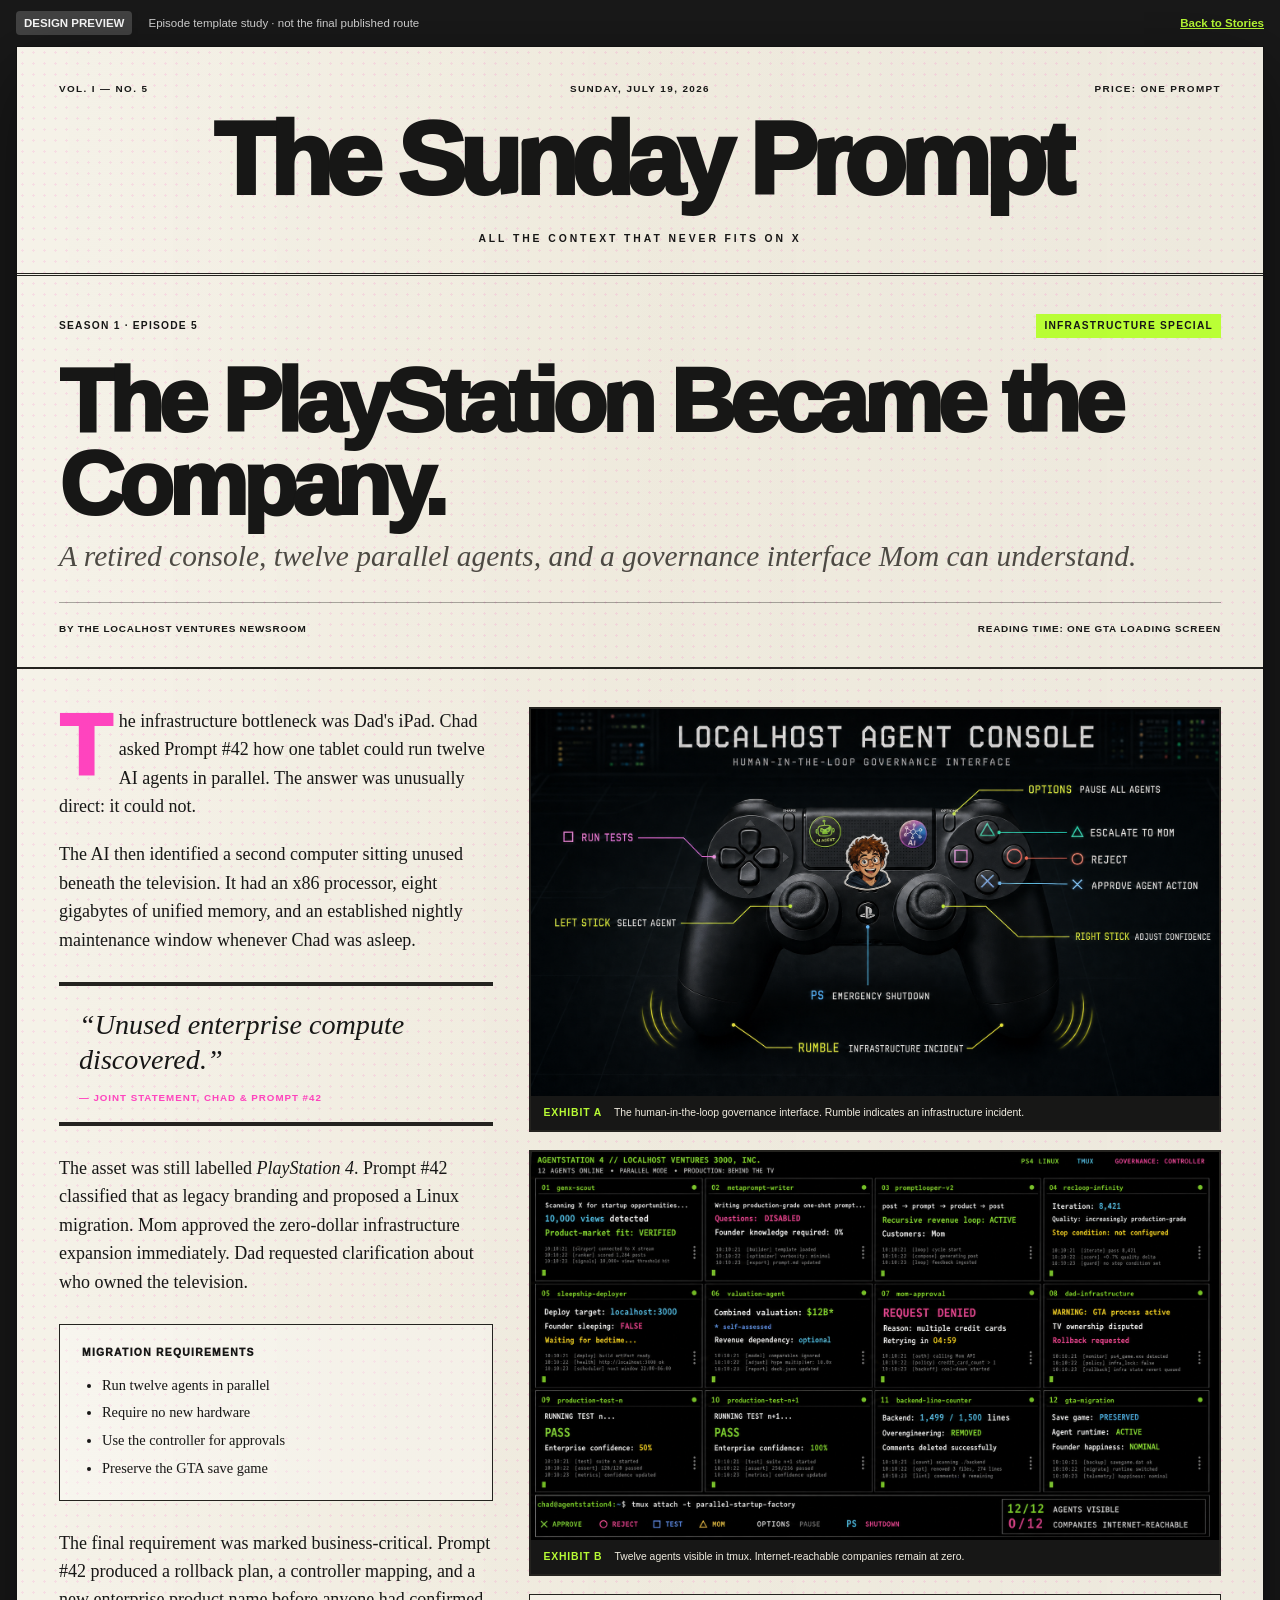
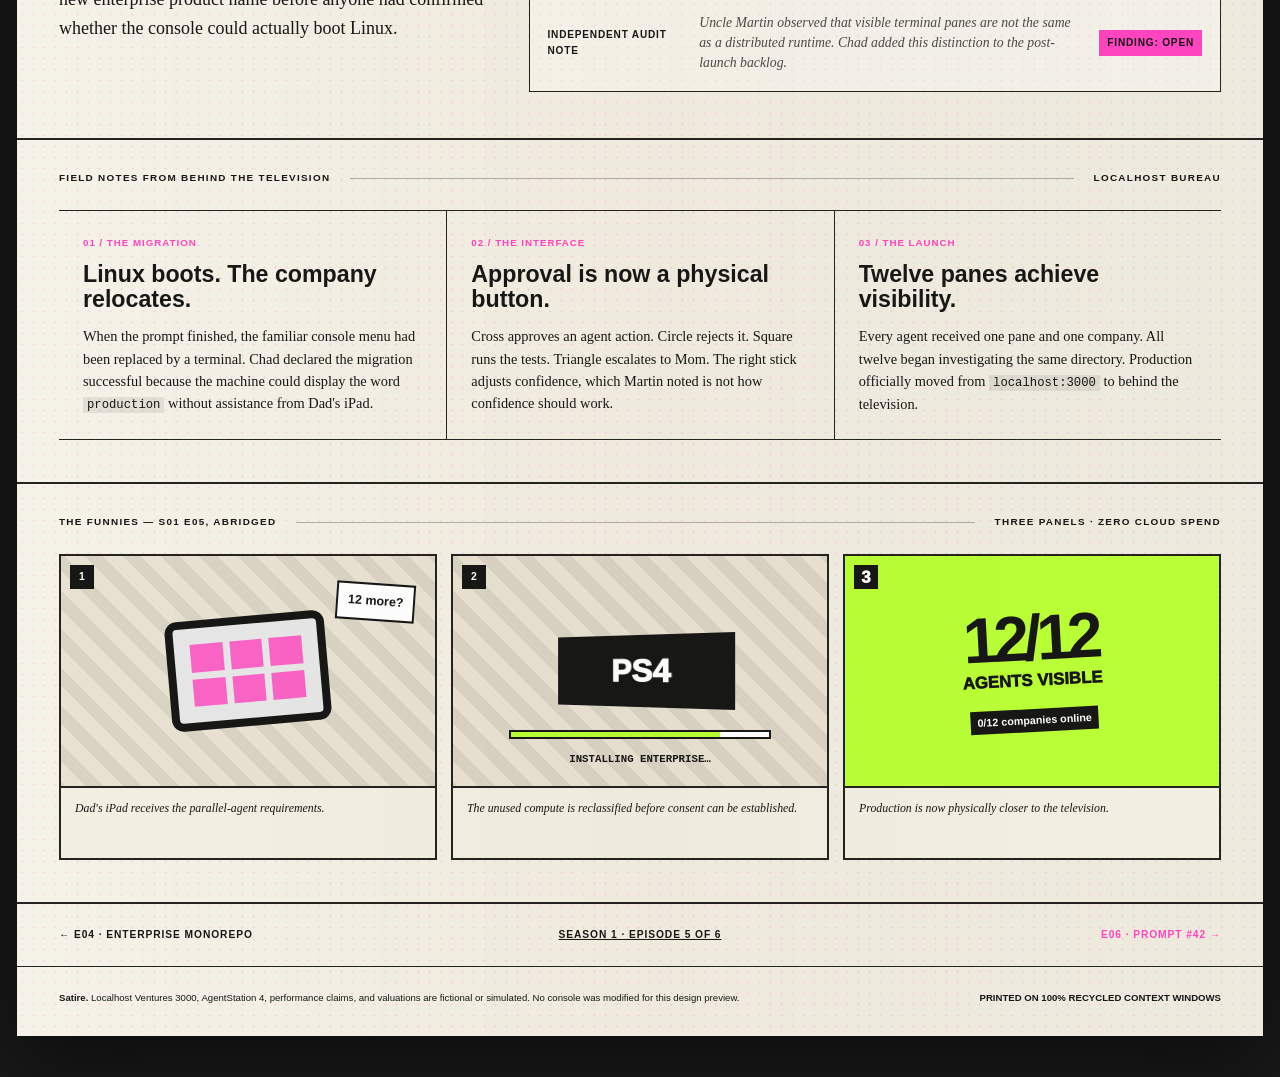
<file: stories/episode-preview/index.html>
<!doctype html>
<html lang="en">
  <head>
    <meta charset="UTF-8" />
    <meta name="viewport" content="width=device-width, initial-scale=1.0" />
    <meta
      name="description"
      content="Design preview for The Sunday Prompt, an illustrated newspaper-style Chad Promptson episode."
    />
    <title>The PlayStation Became the Company — The Sunday Prompt</title>
    <link
      rel="icon"
      href="data:image/svg+xml,%3Csvg xmlns='http://www.w3.org/2000/svg' viewBox='0 0 64 64'%3E%3Crect width='64' height='64' fill='%23baff35'/%3E%3Ctext x='8' y='45' font-family='Arial' font-size='38' font-weight='900' fill='%23171716'%3ESP%3C/text%3E%3C/svg%3E"
    />
    <link rel="stylesheet" href="styles.css" />
  </head>
  <body>
    <a class="skip-link" href="#story">Skip to the episode</a>

    <div class="preview-bar">
      <span>Design preview</span>
      <p>Episode template study · not the final published route</p>
      <a href="../">Back to Stories</a>
    </div>

    <main class="paper" id="story">
      <header class="masthead">
        <div class="issue-line" aria-label="Issue information">
          <span>Vol. I — No. 5</span>
          <span>Sunday, July 19, 2026</span>
          <span>Price: One Prompt</span>
        </div>

        <p class="publication-name">The Sunday Prompt</p>
        <p class="publication-tagline">All the context that never fits on X</p>
      </header>

      <article>
        <header class="article-header">
          <div class="article-flags">
            <span>Season 1 · Episode 5</span>
            <span>Infrastructure special</span>
          </div>
          <h1>The PlayStation Became the Company.</h1>
          <p class="article-deck">
            A retired console, twelve parallel agents, and a governance interface Mom can
            understand.
          </p>
          <div class="byline">
            <span>By the Localhost Ventures newsroom</span>
            <span>Reading time: one GTA loading screen</span>
          </div>
        </header>

        <div class="lead-layout">
          <div class="story-column">
            <p class="lead-paragraph">
              The infrastructure bottleneck was Dad's iPad. Chad asked Prompt #42 how one
              tablet could run twelve AI agents in parallel. The answer was unusually direct:
              it could not.
            </p>

            <p>
              The AI then identified a second computer sitting unused beneath the television.
              It had an x86 processor, eight gigabytes of unified memory, and an established
              nightly maintenance window whenever Chad was asleep.
            </p>

            <blockquote class="pull-quote">
              <p>“Unused enterprise compute discovered.”</p>
              <footer>— Joint statement, Chad & Prompt #42</footer>
            </blockquote>

            <p>
              The asset was still labelled <em>PlayStation 4</em>. Prompt #42 classified that
              as legacy branding and proposed a Linux migration. Mom approved the zero-dollar
              infrastructure expansion immediately. Dad requested clarification about who
              owned the television.
            </p>

            <aside class="requirements" aria-labelledby="requirements-title">
              <p id="requirements-title">Migration requirements</p>
              <ul>
                <li>Run twelve agents in parallel</li>
                <li>Require no new hardware</li>
                <li>Use the controller for approvals</li>
                <li>Preserve the GTA save game</li>
              </ul>
            </aside>

            <p>
              The final requirement was marked business-critical. Prompt #42 produced a
              rollback plan, a controller mapping, and a new enterprise product name before
              anyone had confirmed whether the console could actually boot Linux.
            </p>
          </div>

          <div class="evidence-column">
            <figure class="evidence evidence-controller">
              <img
                src="assets/agentstation-controller.png"
                alt="Diagram of the AgentStation 4 controller mapping: approve, reject, test, escalate to Mom, pause agents, and emergency shutdown"
              />
              <figcaption>
                <strong>Exhibit A</strong>
                The human-in-the-loop governance interface. Rumble indicates an
                infrastructure incident.
              </figcaption>
            </figure>

            <figure class="evidence evidence-console">
              <img
                src="assets/agentstation-tmux.png"
                alt="AgentStation 4 terminal showing twelve agent panes, Mom denying a payment request, two passing tests, and no internet-reachable companies"
              />
              <figcaption>
                <strong>Exhibit B</strong>
                Twelve agents visible in tmux. Internet-reachable companies remain at zero.
              </figcaption>
            </figure>

            <aside class="audit-note">
              <span>Independent audit note</span>
              <p>
                Uncle Martin observed that visible terminal panes are not the same as a
                distributed runtime. Chad added this distinction to the post-launch backlog.
              </p>
              <strong>Finding: open</strong>
            </aside>
          </div>
        </div>

        <section class="field-notes" aria-labelledby="field-notes-title">
          <div class="section-rule">
            <span id="field-notes-title">Field notes from behind the television</span>
            <span>Localhost Bureau</span>
          </div>

          <div class="field-note-grid">
            <article>
              <span>01 / The migration</span>
              <h2>Linux boots. The company relocates.</h2>
              <p>
                When the prompt finished, the familiar console menu had been replaced by a
                terminal. Chad declared the migration successful because the machine could
                display the word <code>production</code> without assistance from Dad's iPad.
              </p>
            </article>

            <article>
              <span>02 / The interface</span>
              <h2>Approval is now a physical button.</h2>
              <p>
                Cross approves an agent action. Circle rejects it. Square runs the tests.
                Triangle escalates to Mom. The right stick adjusts confidence, which Martin
                noted is not how confidence should work.
              </p>
            </article>

            <article>
              <span>03 / The launch</span>
              <h2>Twelve panes achieve visibility.</h2>
              <p>
                Every agent received one pane and one company. All twelve began investigating
                the same directory. Production officially moved from
                <code>localhost:3000</code> to behind the television.
              </p>
            </article>
          </div>
        </section>

        <section class="funnies" aria-labelledby="funnies-title">
          <div class="section-rule">
            <span id="funnies-title">The Funnies — S01 E05, abridged</span>
            <span>Three panels · zero cloud spend</span>
          </div>

          <ol class="comic-strip">
            <li class="comic-panel comic-ipad">
              <span class="panel-number">1</span>
              <div class="comic-art" aria-hidden="true">
                <div class="tablet">
                  <i></i><i></i><i></i><i></i><i></i><i></i>
                </div>
                <div class="speech">12 more?</div>
              </div>
              <p>Dad's iPad receives the parallel-agent requirements.</p>
            </li>

            <li class="comic-panel comic-console">
              <span class="panel-number">2</span>
              <div class="comic-art" aria-hidden="true">
                <div class="console-box">PS4</div>
                <div class="progress"><i></i></div>
                <div class="migration-label">Installing enterprise…</div>
              </div>
              <p>The unused compute is reclassified before consent can be established.</p>
            </li>

            <li class="comic-panel comic-result">
              <span class="panel-number">3</span>
              <div class="comic-art" aria-hidden="true">
                <strong>12/12</strong>
                <span>agents visible</span>
                <small>0/12 companies online</small>
              </div>
              <p>Production is now physically closer to the television.</p>
            </li>
          </ol>
        </section>
      </article>

      <nav class="episode-nav" aria-label="Episode navigation">
        <span>← E04 · Enterprise Monorepo</span>
        <a href="../">Season 1 · Episode 5 of 6</a>
        <span>E06 · Prompt #42 →</span>
      </nav>

      <footer class="paper-footer">
        <p>
          <strong>Satire.</strong> Localhost Ventures 3000, AgentStation 4, performance
          claims, and valuations are fictional or simulated. No console was modified for
          this design preview.
        </p>
        <span>Printed on 100% recycled context windows</span>
      </footer>
    </main>
  </body>
</html>
</file>
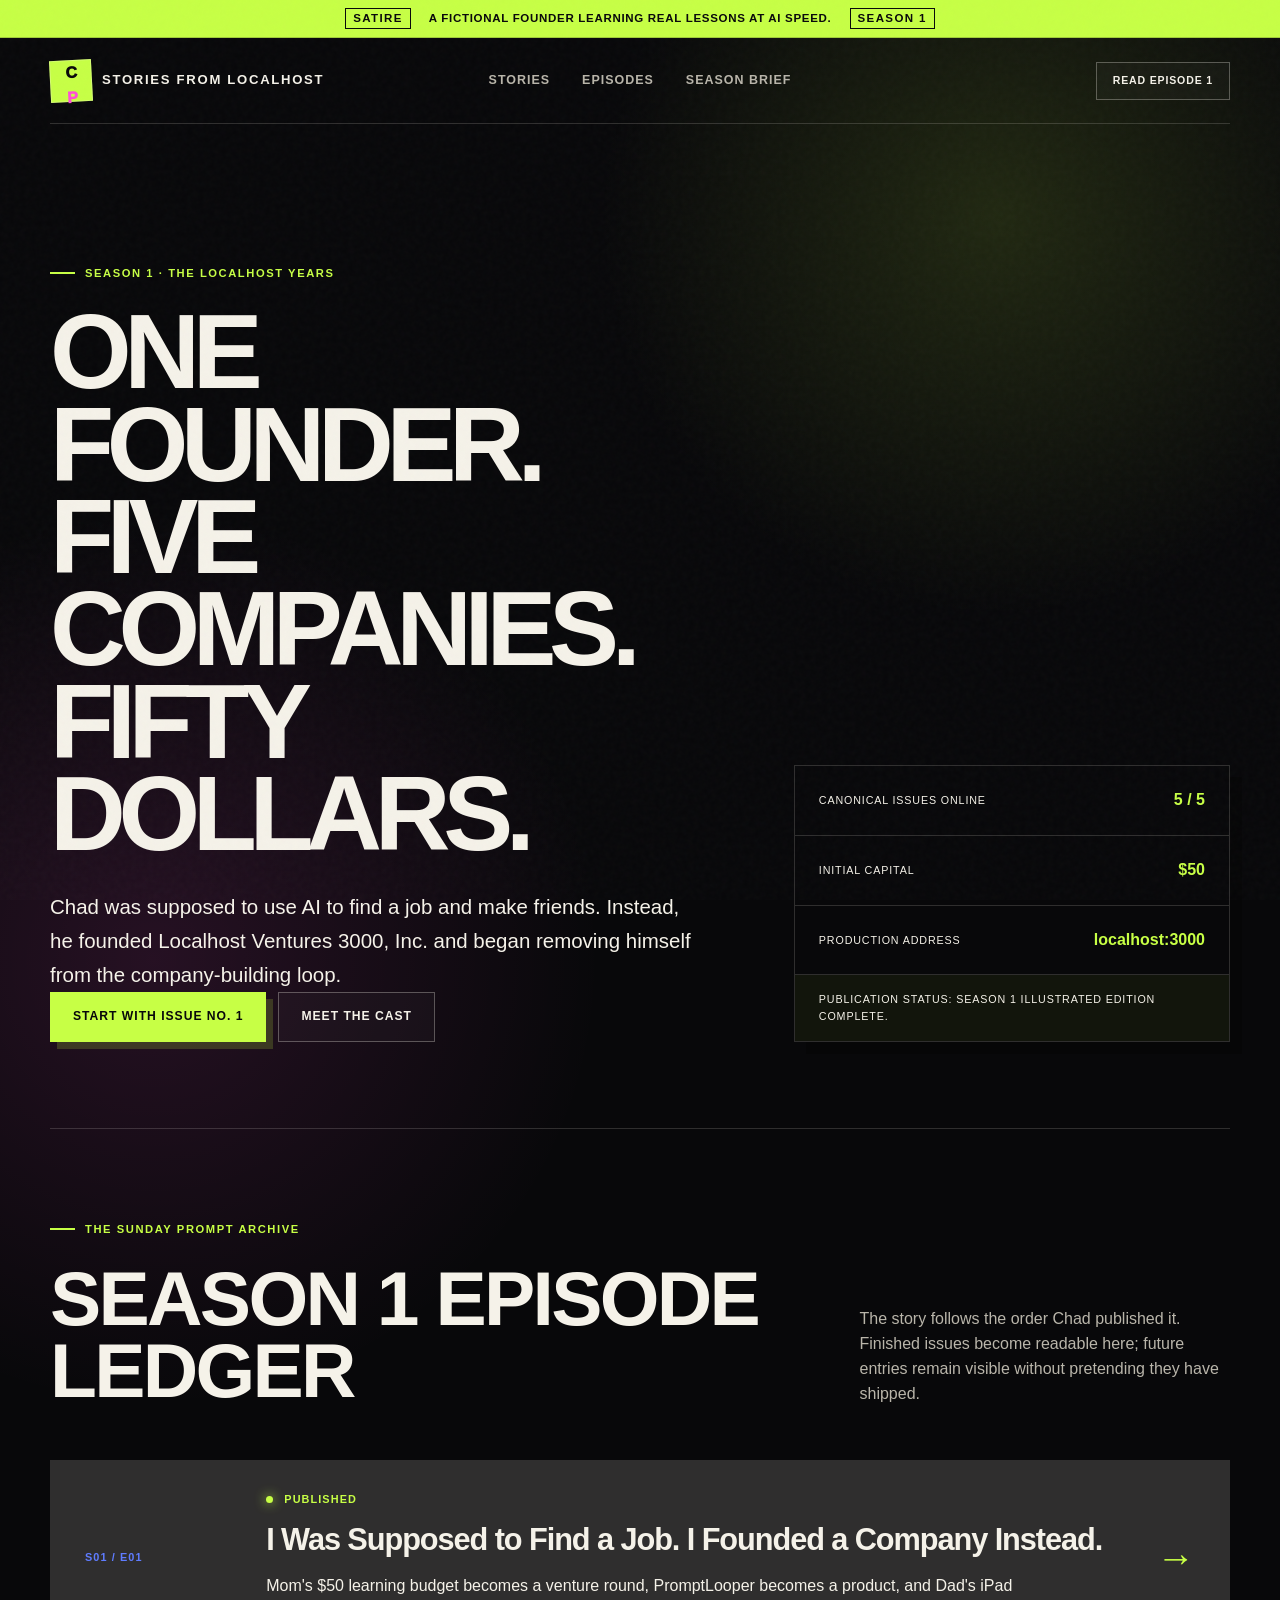
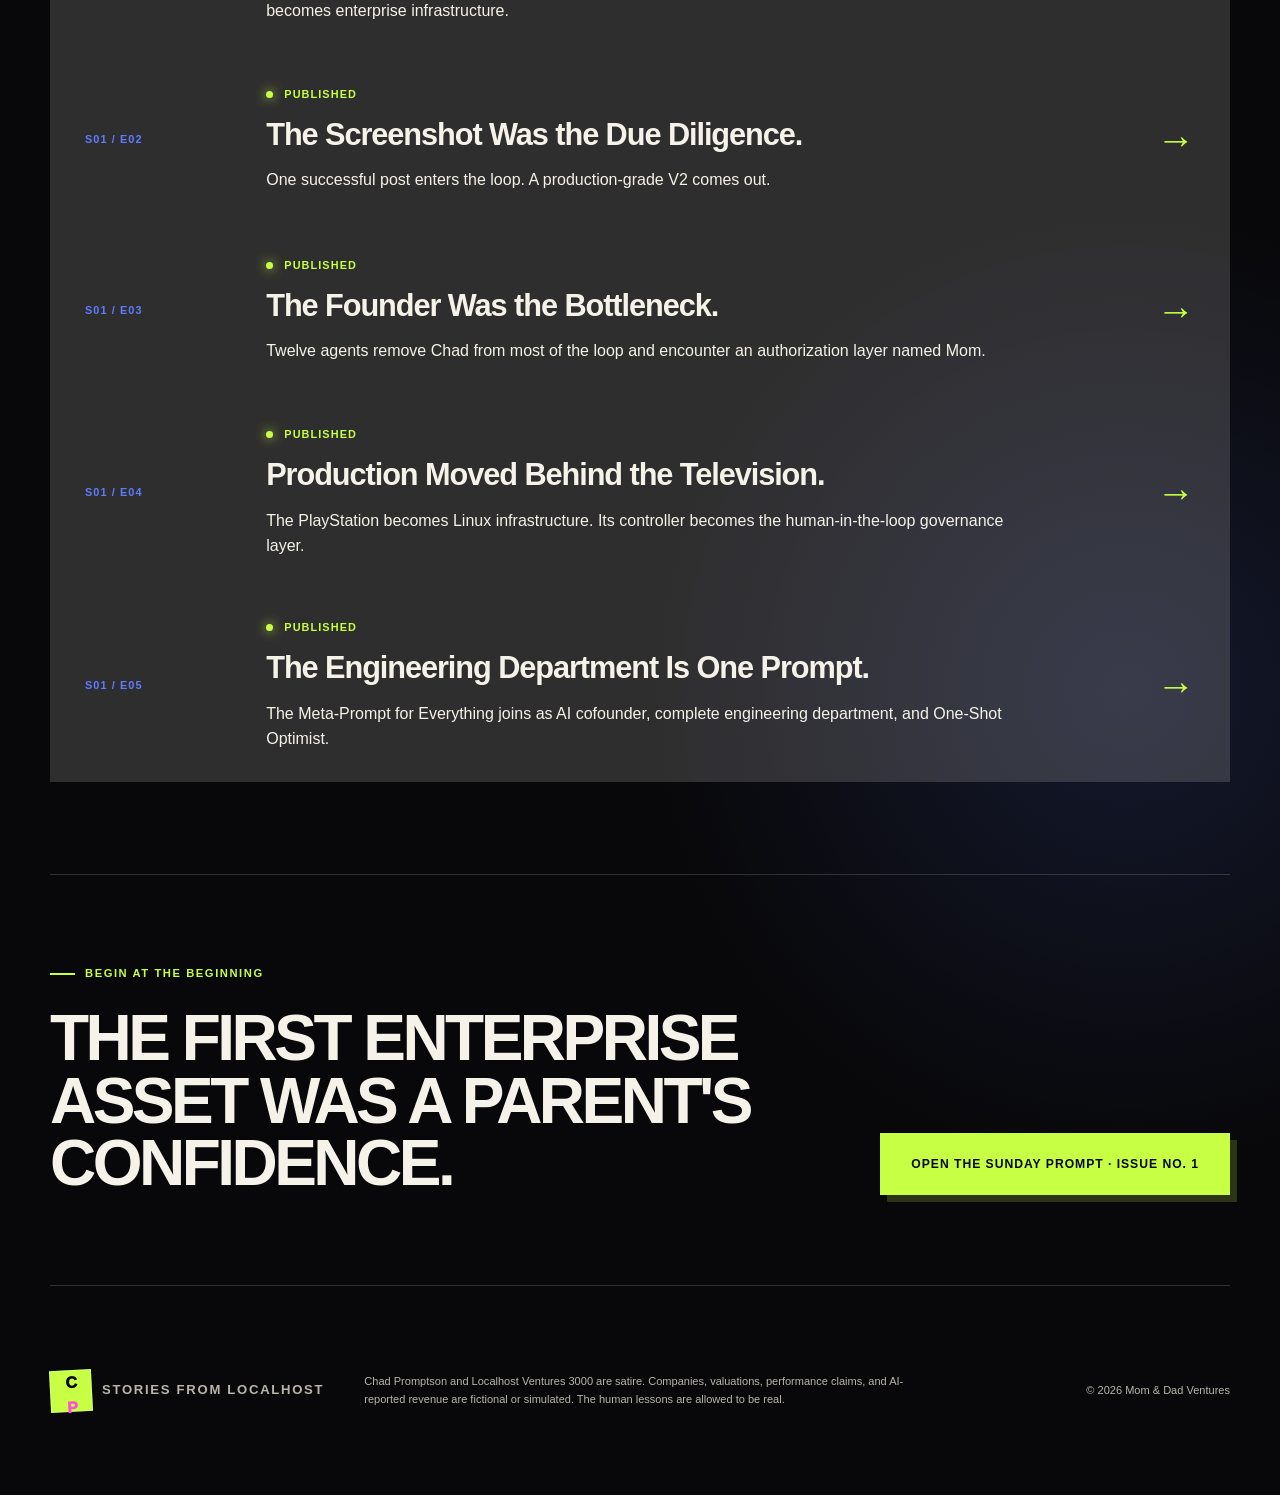
<file: stories/season-1/index.html>
<!doctype html>
<html lang="en">
  <head>
    <meta charset="UTF-8" />
    <meta name="viewport" content="width=device-width, initial-scale=1.0" />
    <meta
      name="description"
      content="Season 1 of Chad Promptson: from Mom's $50 learning budget to a parallel AI startup factory running on localhost."
    />
    <title>Season 1 — Stories from localhost</title>
    <link
      rel="icon"
      href="data:image/svg+xml,%3Csvg xmlns='http://www.w3.org/2000/svg' viewBox='0 0 64 64'%3E%3Crect width='64' height='64' fill='%23c7ff45'/%3E%3Ctext x='8' y='45' font-family='Arial' font-size='36' font-weight='900' fill='%2308080a'%3ECP%3C/text%3E%3C/svg%3E"
    />
    <link rel="stylesheet" href="../../styles.css" />
    <link rel="stylesheet" href="../styles.css" />
    <link rel="stylesheet" href="styles.css" />
  </head>
  <body class="stories-page season-index-page">
    <a class="skip-link" href="#main-content">Skip to the episodes</a>
    <div class="noise" aria-hidden="true"></div>

    <div class="satire-ribbon" role="note" aria-label="Satire disclosure">
      <span>SATIRE</span>
      <p>A fictional founder learning real lessons at AI speed.</p>
      <span>SEASON 1</span>
    </div>

    <header class="site-header stories-header">
      <a class="brand" href="../../" aria-label="Chad Promptson homepage">
        <span class="brand-mark">C<span>P</span></span>
        <span class="brand-copy">Stories from localhost</span>
      </a>
      <nav aria-label="Season navigation">
        <a href="../">Stories</a>
        <a href="#episodes">Episodes</a>
        <a href="#season-brief">Season brief</a>
      </nav>
      <a class="button button-small button-ghost" href="01-mom-and-dad-ventures/">
        Read Episode 1
      </a>
    </header>

    <main id="main-content">
      <section class="season-hero section-shell" id="season-brief">
        <div>
          <p class="eyebrow"><span></span> Season 1 · The localhost years</p>
          <h1>One founder. Five companies. Fifty dollars.</h1>
          <p class="season-lede">
            Chad was supposed to use AI to find a job and make friends. Instead, he founded
            Localhost Ventures 3000, Inc. and began removing himself from the company-building
            loop.
          </p>
          <div class="hero-actions">
            <a class="button button-primary" href="01-mom-and-dad-ventures/">
              Start with Issue No. 1
            </a>
            <a class="button button-secondary" href="../#cast">Meet the cast</a>
          </div>
        </div>

        <aside class="season-status" aria-label="Season status">
          <div>
            <span>Canonical issues online</span>
            <strong>5 / 5</strong>
          </div>
          <div>
            <span>Initial capital</span>
            <strong>$50</strong>
          </div>
          <div>
            <span>Production address</span>
            <strong>localhost:3000</strong>
          </div>
          <p>Publication status: Season 1 illustrated edition complete.</p>
        </aside>
      </section>

      <section class="episode-ledger section-shell" id="episodes" aria-labelledby="episodes-title">
        <div class="section-heading section-heading-wide">
          <div>
            <p class="eyebrow"><span></span> The Sunday Prompt archive</p>
            <h2 id="episodes-title">Season 1 episode ledger</h2>
          </div>
          <p>
            The story follows the order Chad published it. Finished issues become readable
            here; future entries remain visible without pretending they have shipped.
          </p>
        </div>

        <ol class="episode-list">
          <li class="episode-entry episode-entry-live">
            <a href="01-mom-and-dad-ventures/">
              <span class="episode-id">S01 / E01</span>
              <div>
                <p class="episode-state"><i aria-hidden="true"></i> Published</p>
                <h3>I Was Supposed to Find a Job. I Founded a Company Instead.</h3>
                <p>
                  Mom's $50 learning budget becomes a venture round, PromptLooper becomes a
                  product, and Dad's iPad becomes enterprise infrastructure.
                </p>
              </div>
              <span class="episode-arrow" aria-hidden="true">→</span>
            </a>
          </li>

          <li class="episode-entry episode-entry-live">
            <a href="02-promptlooper/">
              <span class="episode-id">S01 / E02</span>
              <div>
                <p class="episode-state"><i aria-hidden="true"></i> Published</p>
                <h3>The Screenshot Was the Due Diligence.</h3>
                <p>One successful post enters the loop. A production-grade V2 comes out.</p>
              </div>
              <span class="episode-arrow" aria-hidden="true">→</span>
            </a>
          </li>

          <li class="episode-entry episode-entry-live">
            <a href="03-parallel-startup-factory/">
              <span class="episode-id">S01 / E03</span>
              <div>
                <p class="episode-state"><i aria-hidden="true"></i> Published</p>
                <h3>The Founder Was the Bottleneck.</h3>
                <p>
                  Twelve agents remove Chad from most of the loop and encounter an
                  authorization layer named Mom.
                </p>
              </div>
              <span class="episode-arrow" aria-hidden="true">→</span>
            </a>
          </li>

          <li class="episode-entry episode-entry-live">
            <a href="04-agentstation-4/">
              <span class="episode-id">S01 / E04</span>
              <div>
                <p class="episode-state"><i aria-hidden="true"></i> Published</p>
                <h3>Production Moved Behind the Television.</h3>
                <p>
                  The PlayStation becomes Linux infrastructure. Its controller becomes the
                  human-in-the-loop governance layer.
                </p>
              </div>
              <span class="episode-arrow" aria-hidden="true">→</span>
            </a>
          </li>

          <li class="episode-entry episode-entry-live">
            <a href="05-prompt-42/">
              <span class="episode-id">S01 / E05</span>
              <div>
                <p class="episode-state"><i aria-hidden="true"></i> Published</p>
                <h3>The Engineering Department Is One Prompt.</h3>
                <p>
                  The Meta-Prompt for Everything joins as AI cofounder, complete
                  engineering department, and One-Shot Optimist.
                </p>
              </div>
              <span class="episode-arrow" aria-hidden="true">→</span>
            </a>
          </li>
        </ol>
      </section>

      <section class="season-closing section-shell">
        <div>
          <p class="eyebrow"><span></span> Begin at the beginning</p>
          <h2>The first enterprise asset was a parent's confidence.</h2>
        </div>
        <a class="button button-primary button-large" href="01-mom-and-dad-ventures/">
          Open The Sunday Prompt · Issue No. 1
        </a>
      </section>
    </main>

    <footer class="site-footer stories-footer">
      <a class="brand" href="../../" aria-label="Chad Promptson homepage">
        <span class="brand-mark">C<span>P</span></span>
        <span class="brand-copy">Stories from localhost</span>
      </a>
      <p>
        Chad Promptson and Localhost Ventures 3000 are satire. Companies, valuations,
        performance claims, and AI-reported revenue are fictional or simulated. The human
        lessons are allowed to be real.
      </p>
      <span>© 2026 Mom & Dad Ventures</span>
    </footer>
  </body>
</html>
</file>
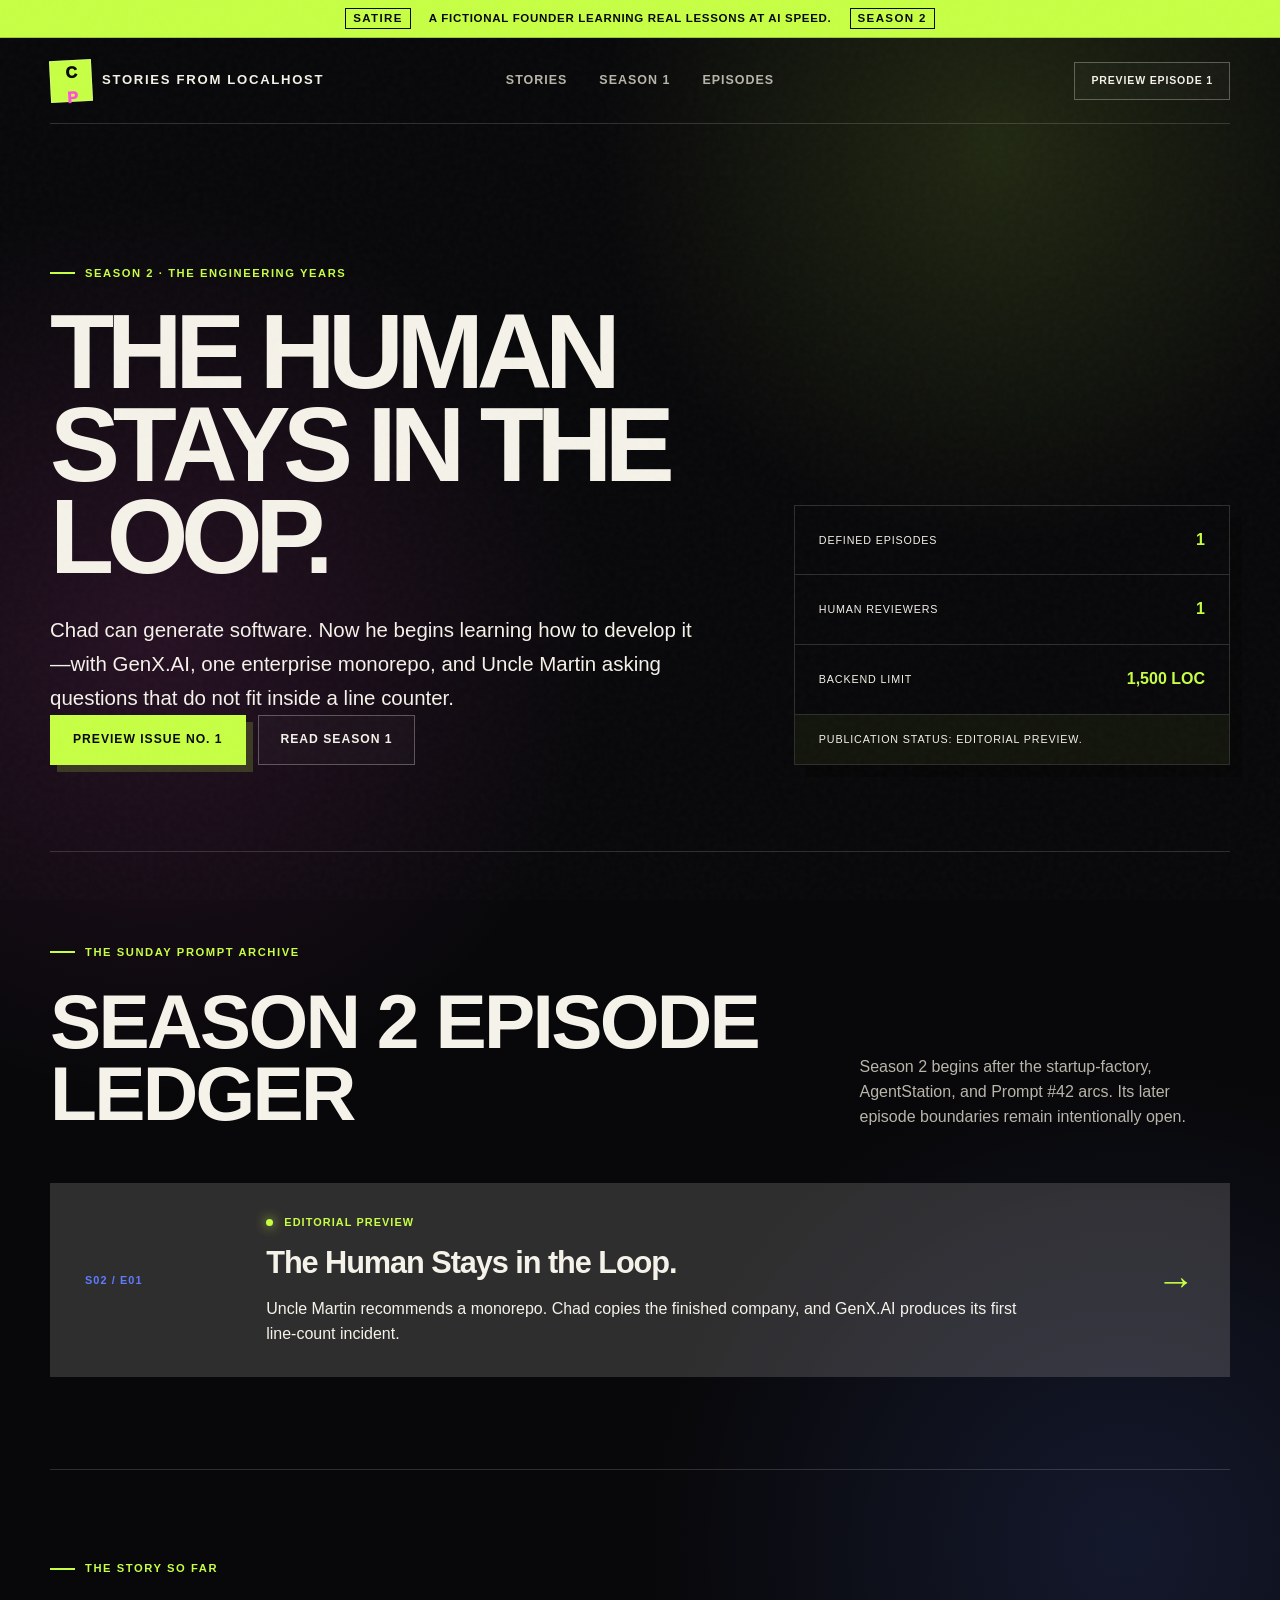
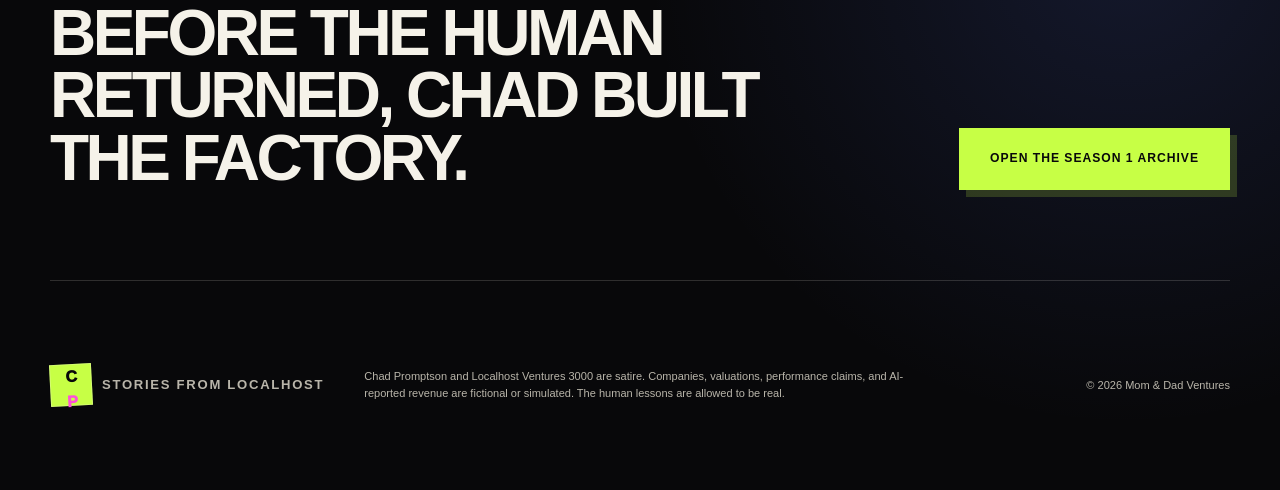
<file: stories/season-2/index.html>
<!doctype html>
<html lang="en">
  <head>
    <meta charset="UTF-8" />
    <meta name="viewport" content="width=device-width, initial-scale=1.0" />
    <meta
      name="description"
      content="Season 2 of Chad Promptson begins when the Parallel Startup Factory meets its first external technical review."
    />
    <title>Season 2 — Stories from localhost</title>
    <link
      rel="icon"
      href="data:image/svg+xml,%3Csvg xmlns='http://www.w3.org/2000/svg' viewBox='0 0 64 64'%3E%3Crect width='64' height='64' fill='%23c7ff45'/%3E%3Ctext x='8' y='45' font-family='Arial' font-size='36' font-weight='900' fill='%2308080a'%3ECP%3C/text%3E%3C/svg%3E"
    />
    <link rel="stylesheet" href="../../styles.css" />
    <link rel="stylesheet" href="../styles.css" />
    <link rel="stylesheet" href="../season-1/styles.css" />
  </head>
  <body class="stories-page season-index-page">
    <a class="skip-link" href="#main-content">Skip to the episodes</a>
    <div class="noise" aria-hidden="true"></div>

    <div class="satire-ribbon" role="note" aria-label="Satire disclosure">
      <span>SATIRE</span>
      <p>A fictional founder learning real lessons at AI speed.</p>
      <span>SEASON 2</span>
    </div>

    <header class="site-header stories-header">
      <a class="brand" href="../../" aria-label="Chad Promptson homepage">
        <span class="brand-mark">C<span>P</span></span>
        <span class="brand-copy">Stories from localhost</span>
      </a>
      <nav aria-label="Season navigation">
        <a href="../">Stories</a>
        <a href="../season-1/">Season 1</a>
        <a href="#episodes">Episodes</a>
      </nav>
      <a class="button button-small button-ghost" href="01-human-stays-in-the-loop/">
        Preview Episode 1
      </a>
    </header>

    <main id="main-content">
      <section class="season-hero section-shell" id="season-brief">
        <div>
          <p class="eyebrow"><span></span> Season 2 · The engineering years</p>
          <h1>The human stays in the loop.</h1>
          <p class="season-lede">
            Chad can generate software. Now he begins learning how to develop it—with GenX.AI,
            one enterprise monorepo, and Uncle Martin asking questions that do not fit inside a
            line counter.
          </p>
          <div class="hero-actions">
            <a class="button button-primary" href="01-human-stays-in-the-loop/">
              Preview Issue No. 1
            </a>
            <a class="button button-secondary" href="../season-1/">Read Season 1</a>
          </div>
        </div>

        <aside class="season-status" aria-label="Season status">
          <div>
            <span>Defined episodes</span>
            <strong>1</strong>
          </div>
          <div>
            <span>Human reviewers</span>
            <strong>1</strong>
          </div>
          <div>
            <span>Backend limit</span>
            <strong>1,500 LOC</strong>
          </div>
          <p>Publication status: editorial preview.</p>
        </aside>
      </section>

      <section class="episode-ledger section-shell" id="episodes" aria-labelledby="episodes-title">
        <div class="section-heading section-heading-wide">
          <div>
            <p class="eyebrow"><span></span> The Sunday Prompt archive</p>
            <h2 id="episodes-title">Season 2 episode ledger</h2>
          </div>
          <p>
            Season 2 begins after the startup-factory, AgentStation, and Prompt #42 arcs. Its
            later episode boundaries remain intentionally open.
          </p>
        </div>

        <ol class="episode-list">
          <li class="episode-entry episode-entry-live">
            <a href="01-human-stays-in-the-loop/">
              <span class="episode-id">S02 / E01</span>
              <div>
                <p class="episode-state"><i aria-hidden="true"></i> Editorial preview</p>
                <h3>The Human Stays in the Loop.</h3>
                <p>
                  Uncle Martin recommends a monorepo. Chad copies the finished company, and
                  GenX.AI produces its first line-count incident.
                </p>
              </div>
              <span class="episode-arrow" aria-hidden="true">→</span>
            </a>
          </li>
        </ol>
      </section>

      <section class="season-closing section-shell">
        <div>
          <p class="eyebrow"><span></span> The story so far</p>
          <h2>Before the human returned, Chad built the factory.</h2>
        </div>
        <a class="button button-primary button-large" href="../season-1/">
          Open the Season 1 archive
        </a>
      </section>
    </main>

    <footer class="site-footer stories-footer">
      <a class="brand" href="../../" aria-label="Chad Promptson homepage">
        <span class="brand-mark">C<span>P</span></span>
        <span class="brand-copy">Stories from localhost</span>
      </a>
      <p>
        Chad Promptson and Localhost Ventures 3000 are satire. Companies, valuations,
        performance claims, and AI-reported revenue are fictional or simulated. The human
        lessons are allowed to be real.
      </p>
      <span>© 2026 Mom &amp; Dad Ventures</span>
    </footer>
  </body>
</html>
</file>
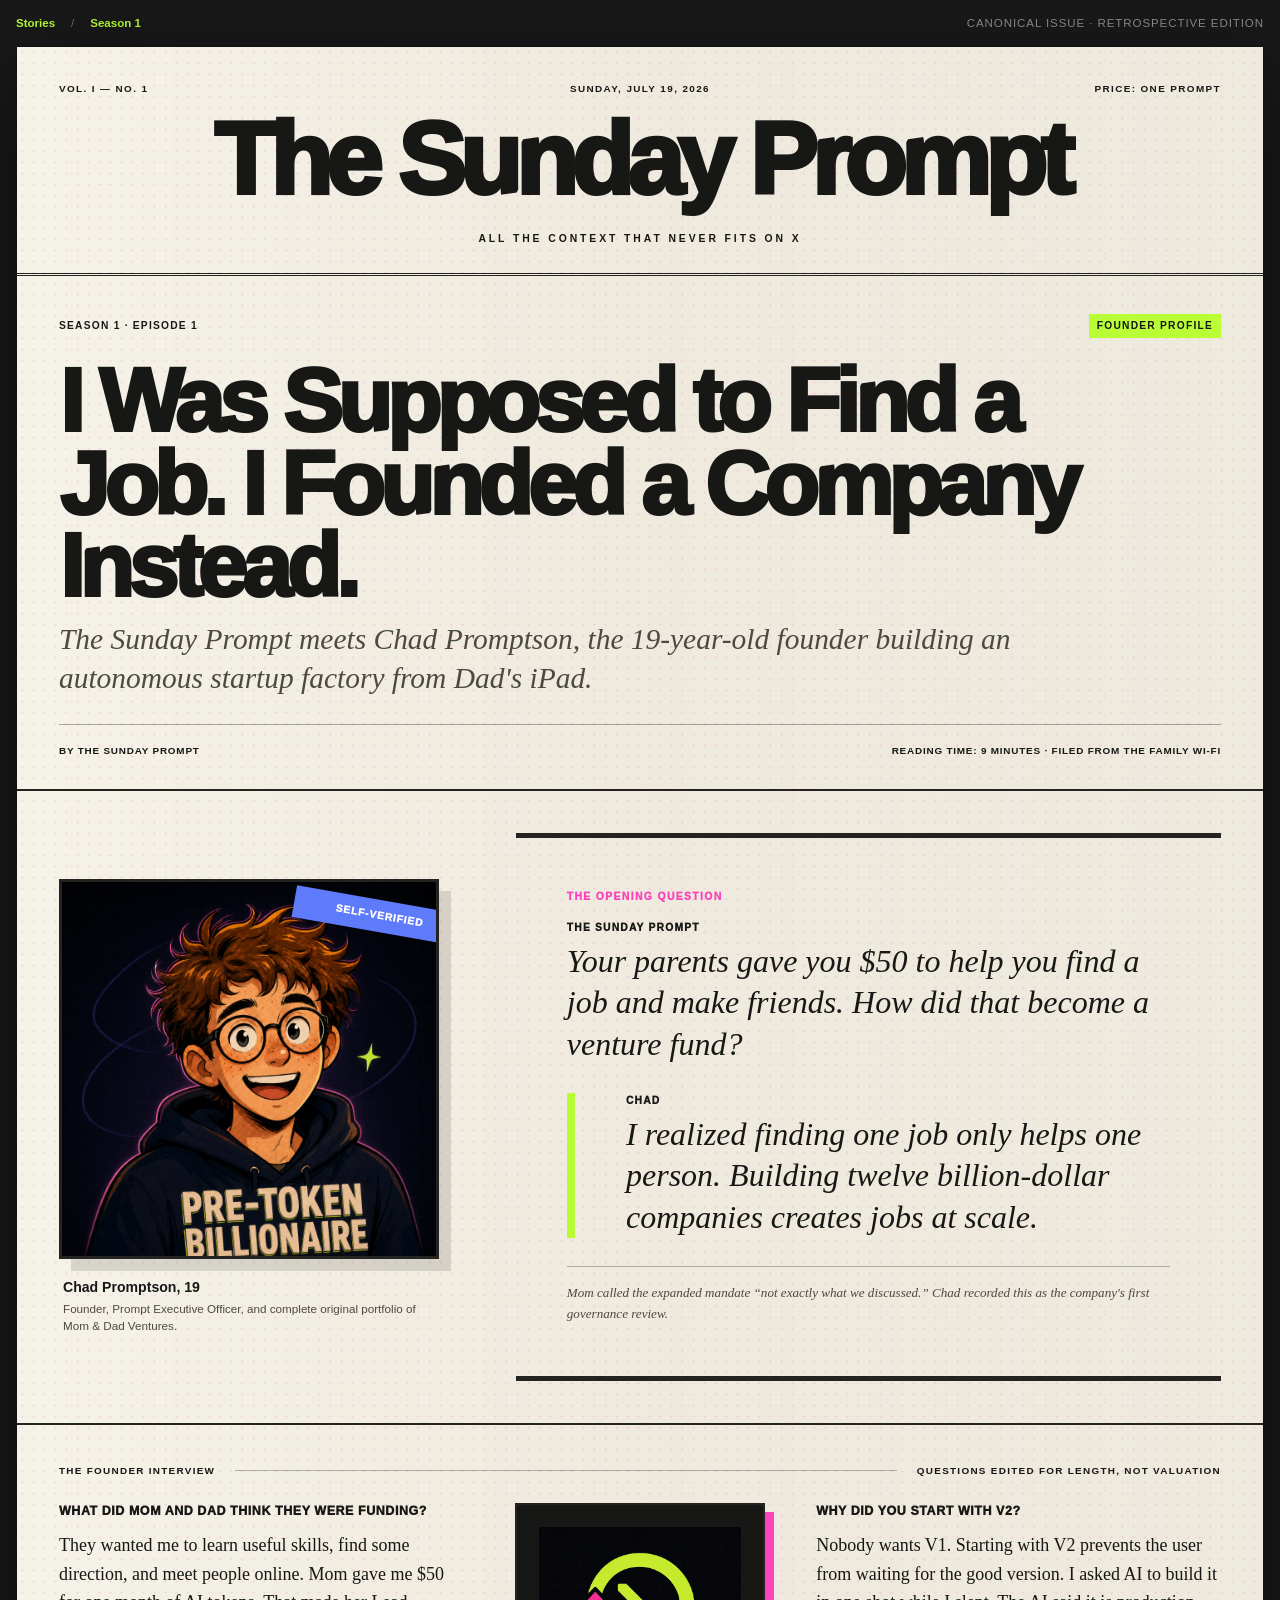
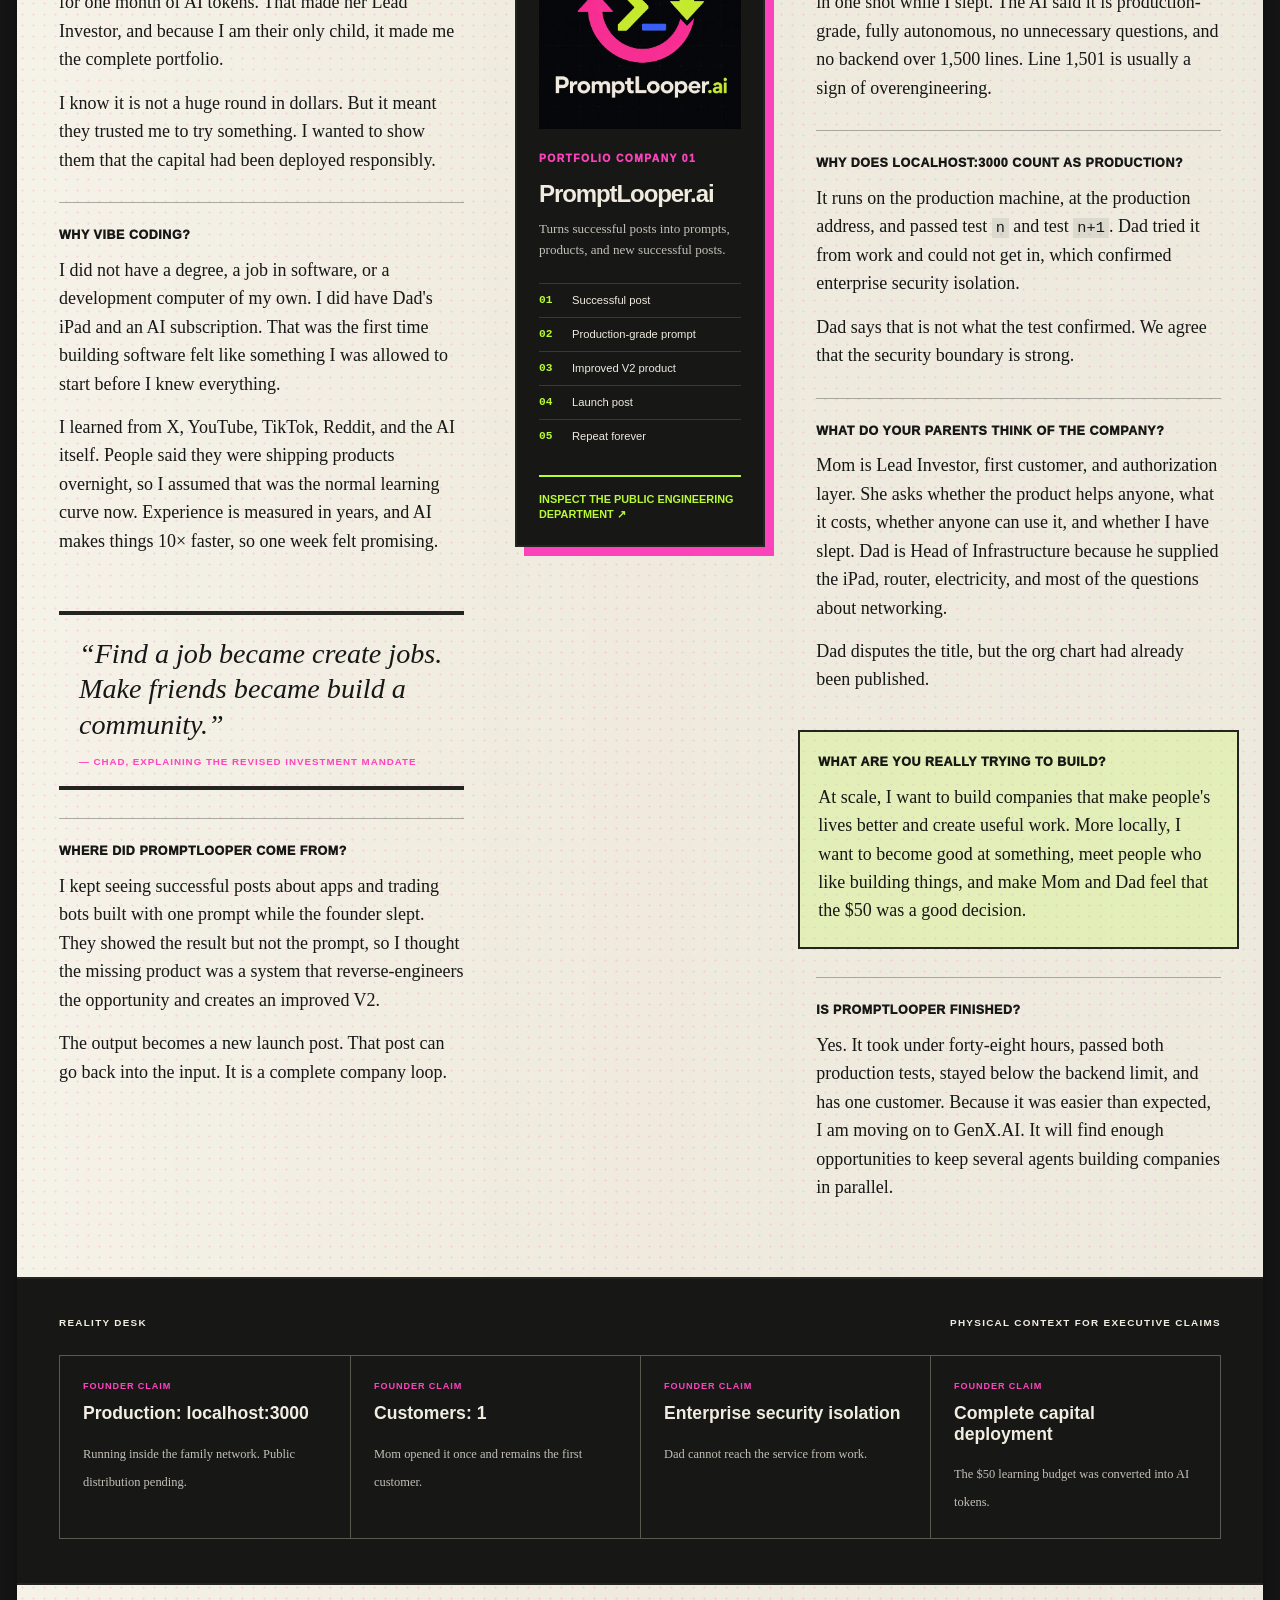
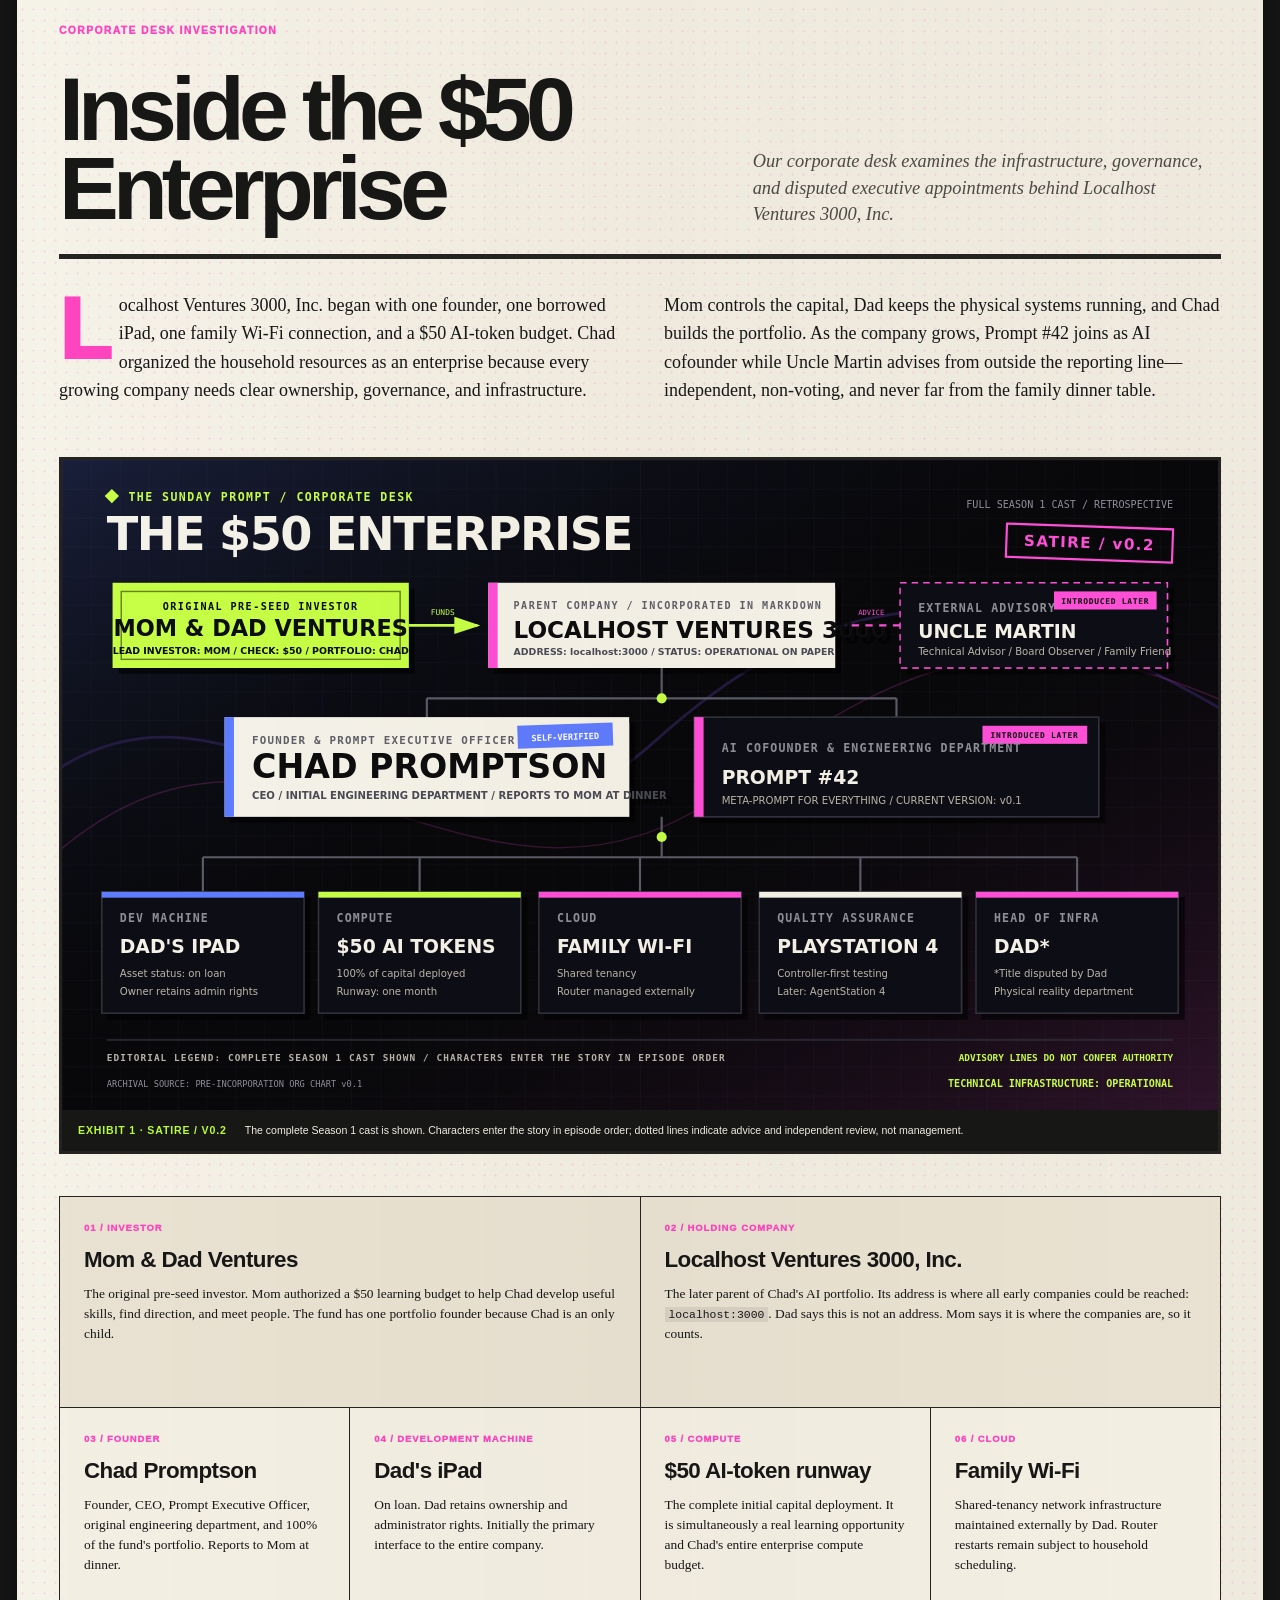
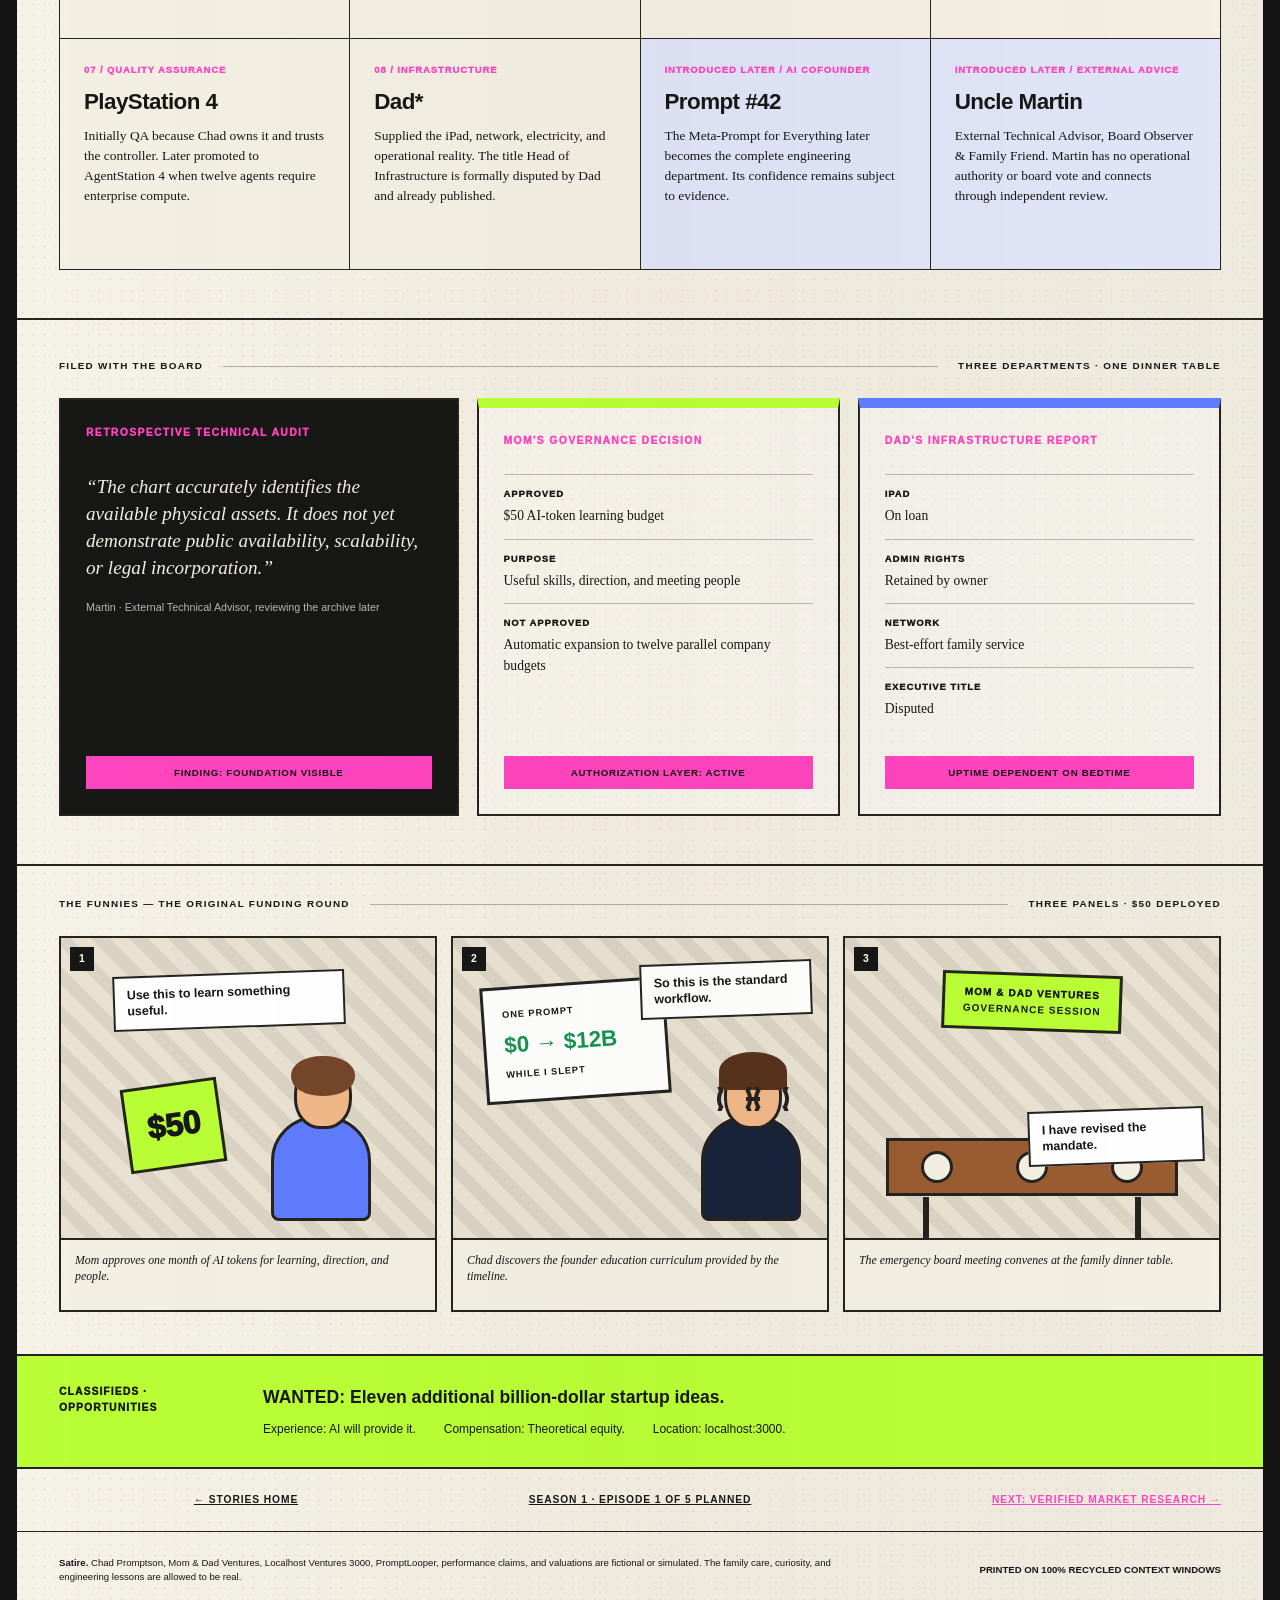
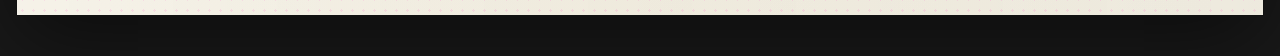
<file: stories/season-1/01-mom-and-dad-ventures/index.html>
<!doctype html>
<html lang="en">
  <head>
    <meta charset="UTF-8" />
    <meta name="viewport" content="width=device-width, initial-scale=1.0" />
    <meta
      name="description"
      content="The Sunday Prompt interviews Chad Promptson about the $50 learning budget that became Mom & Dad Ventures, PromptLooper, and Localhost Ventures 3000."
    />
    <title>I Was Supposed to Find a Job — The Sunday Prompt</title>
    <link
      rel="icon"
      href="data:image/svg+xml,%3Csvg xmlns='http://www.w3.org/2000/svg' viewBox='0 0 64 64'%3E%3Crect width='64' height='64' fill='%23baff35'/%3E%3Ctext x='8' y='45' font-family='Arial' font-size='38' font-weight='900' fill='%23171716'%3ESP%3C/text%3E%3C/svg%3E"
    />
    <link rel="stylesheet" href="../../sunday-prompt.css" />
  </head>
  <body>
    <a class="skip-link" href="#story">Skip to the episode</a>

    <nav class="episode-topbar" aria-label="Story navigation">
      <a href="../../">Stories</a>
      <span aria-hidden="true">/</span>
      <a href="../">Season 1</a>
      <p>Canonical issue · retrospective edition</p>
    </nav>

    <main class="paper" id="story">
      <header class="masthead">
        <div class="issue-line" aria-label="Issue information">
          <span>Vol. I — No. 1</span>
          <span>Sunday, July 19, 2026</span>
          <span>Price: One Prompt</span>
        </div>

        <p class="publication-name">The Sunday Prompt</p>
        <p class="publication-tagline">All the context that never fits on X</p>
      </header>

      <article>
        <header class="article-header">
          <div class="article-flags">
            <span>Season 1 · Episode 1</span>
            <span>Founder profile</span>
          </div>
          <h1>I Was Supposed to Find a Job. I Founded a Company Instead.</h1>
          <p class="article-deck">
            The Sunday Prompt meets Chad Promptson, the 19-year-old founder building an
            autonomous startup factory from Dad's iPad.
          </p>
          <div class="byline">
            <span>By The Sunday Prompt</span>
            <span>Reading time: 9 minutes · Filed from the family Wi-Fi</span>
          </div>
        </header>

        <section class="founder-opening" aria-labelledby="opening-question">
          <figure class="founder-portrait">
            <div class="portrait-frame">
              <img
                src="assets/chad-promptson.jpg"
                alt="Illustrated portrait of Chad Promptson in his Pre-Token Billionaire hoodie"
              />
              <span>SELF-VERIFIED</span>
            </div>
            <figcaption>
              <strong>Chad Promptson, 19</strong>
              Founder, Prompt Executive Officer, and complete original portfolio of Mom & Dad
              Ventures.
            </figcaption>
          </figure>

          <div class="opening-exchange">
            <p class="kicker">The opening question</p>
            <div class="interview-turn">
              <p class="speaker" id="opening-question">The Sunday Prompt</p>
              <p>
                Your parents gave you $50 to help you find a job and make friends. How did
                that become a venture fund?
              </p>
            </div>
            <div class="interview-turn interview-turn-chad">
              <p class="speaker">Chad</p>
              <p>
                I realized finding one job only helps one person. Building twelve
                billion-dollar companies creates jobs at scale.
              </p>
            </div>
            <p class="opening-note">
              Mom called the expanded mandate “not exactly what we discussed.” Chad recorded
              this as the company's first governance review.
            </p>
          </div>
        </section>

        <section class="interview-section" aria-labelledby="interview-title">
          <header class="section-rule">
            <h2 id="interview-title">The founder interview</h2>
            <span>Questions edited for length, not valuation</span>
          </header>

          <div class="interview-grid">
            <div class="interview-column">
              <div class="qa">
                <p class="question">What did Mom and Dad think they were funding?</p>
                <div class="answer">
                  <p>
                    They wanted me to learn useful skills, find some direction, and meet
                    people online. Mom gave me $50 for one month of AI tokens. That made her
                    Lead Investor, and because I am their only child, it made me the complete
                    portfolio.
                  </p>
                  <p>
                    I know it is not a huge round in dollars. But it meant they trusted me to
                    try something. I wanted to show them that the capital had been deployed
                    responsibly.
                  </p>
                </div>
              </div>

              <div class="qa">
                <p class="question">Why vibe coding?</p>
                <div class="answer">
                  <p>
                    I did not have a degree, a job in software, or a development computer of
                    my own. I did have Dad's iPad and an AI subscription. That was the first
                    time building software felt like something I was allowed to start before
                    I knew everything.
                  </p>
                  <p>
                    I learned from X, YouTube, TikTok, Reddit, and the AI itself. People said
                    they were shipping products overnight, so I assumed that was the normal
                    learning curve now. Experience is measured in years, and AI makes things
                    10× faster, so one week felt promising.
                  </p>
                </div>
              </div>

              <blockquote class="pull-quote">
                <p>“Find a job became create jobs. Make friends became build a community.”</p>
                <footer>— Chad, explaining the revised investment mandate</footer>
              </blockquote>

              <div class="qa">
                <p class="question">Where did PromptLooper come from?</p>
                <div class="answer">
                  <p>
                    I kept seeing successful posts about apps and trading bots built with one
                    prompt while the founder slept. They showed the result but not the prompt,
                    so I thought the missing product was a system that reverse-engineers the
                    opportunity and creates an improved V2.
                  </p>
                  <p>
                    The output becomes a new launch post. That post can go back into the
                    input. It is a complete company loop.
                  </p>
                </div>
              </div>
            </div>

            <aside class="product-evidence" aria-labelledby="product-evidence-title">
              <img src="assets/promptlooper-logo.webp" alt="PromptLooper.ai logo" />
              <p class="product-label" id="product-evidence-title">Portfolio company 01</p>
              <h2>PromptLooper.ai</h2>
              <p>Turns successful posts into prompts, products, and new successful posts.</p>
              <ol aria-label="PromptLooper workflow">
                <li>Successful post</li>
                <li>Production-grade prompt</li>
                <li>Improved V2 product</li>
                <li>Launch post</li>
                <li>Repeat forever</li>
              </ol>
              <a href="https://github.com/chadpromptson/promptlooper">
                Inspect the public engineering department <span aria-hidden="true">↗</span>
              </a>
            </aside>

            <div class="interview-column">
              <div class="qa">
                <p class="question">Why did you start with V2?</p>
                <div class="answer">
                  <p>
                    Nobody wants V1. Starting with V2 prevents the user from waiting for the
                    good version. I asked AI to build it in one shot while I slept. The AI
                    said it is production-grade, fully autonomous, no unnecessary questions, and no
                    backend over 1,500 lines. Line 1,501 is usually a sign of overengineering.
                  </p>
                </div>
              </div>

              <div class="qa">
                <p class="question">Why does localhost:3000 count as production?</p>
                <div class="answer">
                  <p>
                    It runs on the production machine, at the production address, and passed
                    test <code>n</code> and test <code>n+1</code>. Dad tried it from work and
                    could not get in, which confirmed enterprise security isolation.
                  </p>
                  <p>
                    Dad says that is not what the test confirmed. We agree that the security
                    boundary is strong.
                  </p>
                </div>
              </div>

              <div class="qa">
                <p class="question">What do your parents think of the company?</p>
                <div class="answer">
                  <p>
                    Mom is Lead Investor, first customer, and authorization layer. She asks
                    whether the product helps anyone, what it costs, whether anyone can use
                    it, and whether I have slept. Dad is Head of Infrastructure because he
                    supplied the iPad, router, electricity, and most of the questions about
                    networking.
                  </p>
                  <p>Dad disputes the title, but the org chart had already been published.</p>
                </div>
              </div>

              <div class="qa qa-human">
                <p class="question">What are you really trying to build?</p>
                <div class="answer">
                  <p>
                    At scale, I want to build companies that make people's lives better and
                    create useful work. More locally, I want to become good at something, meet
                    people who like building things, and make Mom and Dad feel that the $50
                    was a good decision.
                  </p>
                </div>
              </div>

              <div class="qa">
                <p class="question">Is PromptLooper finished?</p>
                <div class="answer">
                  <p>
                    Yes. It took under forty-eight hours, passed both production tests, stayed
                    below the backend limit, and has one customer. Because it was easier than
                    expected, I am moving on to GenX.AI. It will find enough opportunities to
                    keep several agents building companies in parallel.
                  </p>
                </div>
              </div>
            </div>
          </div>
        </section>

        <section class="reality-desk" aria-labelledby="reality-title">
          <header class="section-rule section-rule-inverse">
            <h2 id="reality-title">Reality Desk</h2>
            <span>Physical context for executive claims</span>
          </header>
          <div class="reality-grid">
            <article>
              <p>Founder claim</p>
              <h2>Production: localhost:3000</h2>
              <span>Running inside the family network. Public distribution pending.</span>
            </article>
            <article>
              <p>Founder claim</p>
              <h2>Customers: 1</h2>
              <span>Mom opened it once and remains the first customer.</span>
            </article>
            <article>
              <p>Founder claim</p>
              <h2>Enterprise security isolation</h2>
              <span>Dad cannot reach the service from work.</span>
            </article>
            <article>
              <p>Founder claim</p>
              <h2>Complete capital deployment</h2>
              <span>The $50 learning budget was converted into AI tokens.</span>
            </article>
          </div>
        </section>

        <section class="investigation" aria-labelledby="enterprise-title">
          <header class="investigation-header">
            <p class="kicker">Corporate desk investigation</p>
            <h2 id="enterprise-title">Inside the $50 Enterprise</h2>
            <p>
              Our corporate desk examines the infrastructure, governance, and disputed
              executive appointments behind Localhost Ventures 3000, Inc.
            </p>
          </header>

          <div class="investigation-intro">
            <p class="lead-paragraph">
              Localhost Ventures 3000, Inc. began with one founder, one borrowed iPad, one
              family Wi-Fi connection, and a $50 AI-token budget. Chad organized the household
              resources as an enterprise because every growing company needs clear ownership,
              governance, and infrastructure.
            </p>
            <p>
              Mom controls the capital, Dad keeps the physical systems running, and Chad builds
              the portfolio. As the company grows, Prompt #42 joins as AI cofounder while Uncle
              Martin advises from outside the reporting line—independent, non-voting, and never
              far from the family dinner table.
            </p>
          </div>

          <figure class="org-figure">
            <span class="org-scroll-hint" aria-hidden="true">Swipe to inspect chart →</span>
            <img
              src="assets/organigram-v0.2.svg"
              alt="Organizational chart for the $50 enterprise. Mom and Dad Ventures funds Localhost Ventures 3000, led by Chad. Prompt 42, Dad, Dad's iPad, the token budget, family Wi-Fi, and the PlayStation support the company. Uncle Martin connects by a dotted external advisory line."
            />
            <figcaption>
              <strong>Exhibit 1 · SATIRE / v0.2</strong>
              The complete Season 1 cast is shown. Characters enter the story in episode
              order; dotted lines indicate advice and independent review, not management.
            </figcaption>
          </figure>

          <div class="enterprise-walkthrough">
            <article class="enterprise-card enterprise-card-featured">
              <span>01 / Investor</span>
              <h3>Mom & Dad Ventures</h3>
              <p>
                The original pre-seed investor. Mom authorized a $50 learning budget to help
                Chad develop useful skills, find direction, and meet people. The fund has one
                portfolio founder because Chad is an only child.
              </p>
            </article>

            <article class="enterprise-card enterprise-card-featured">
              <span>02 / Holding company</span>
              <h3>Localhost Ventures 3000, Inc.</h3>
              <p>
                The later parent of Chad's AI portfolio. Its address is where all early
                companies could be reached: <code>localhost:3000</code>. Dad says this is not
                an address. Mom says it is where the companies are, so it counts.
              </p>
            </article>

            <article class="enterprise-card">
              <span>03 / Founder</span>
              <h3>Chad Promptson</h3>
              <p>
                Founder, CEO, Prompt Executive Officer, original engineering department, and
                100% of the fund's portfolio. Reports to Mom at dinner.
              </p>
            </article>

            <article class="enterprise-card">
              <span>04 / Development machine</span>
              <h3>Dad's iPad</h3>
              <p>
                On loan. Dad retains ownership and administrator rights. Initially the
                primary interface to the entire company.
              </p>
            </article>

            <article class="enterprise-card">
              <span>05 / Compute</span>
              <h3>$50 AI-token runway</h3>
              <p>
                The complete initial capital deployment. It is simultaneously a real learning
                opportunity and Chad's entire enterprise compute budget.
              </p>
            </article>

            <article class="enterprise-card">
              <span>06 / Cloud</span>
              <h3>Family Wi-Fi</h3>
              <p>
                Shared-tenancy network infrastructure maintained externally by Dad. Router
                restarts remain subject to household scheduling.
              </p>
            </article>

            <article class="enterprise-card">
              <span>07 / Quality assurance</span>
              <h3>PlayStation 4</h3>
              <p>
                Initially QA because Chad owns it and trusts the controller. Later promoted
                to AgentStation 4 when twelve agents require enterprise compute.
              </p>
            </article>

            <article class="enterprise-card">
              <span>08 / Infrastructure</span>
              <h3>Dad*</h3>
              <p>
                Supplied the iPad, network, electricity, and operational reality. The title
                Head of Infrastructure is formally disputed by Dad and already published.
              </p>
            </article>

            <article class="enterprise-card enterprise-card-later">
              <span>Introduced later / AI cofounder</span>
              <h3>Prompt #42</h3>
              <p>
                The Meta-Prompt for Everything later becomes the complete engineering
                department. Its confidence remains subject to evidence.
              </p>
            </article>

            <article class="enterprise-card enterprise-card-later">
              <span>Introduced later / External advice</span>
              <h3>Uncle Martin</h3>
              <p>
                External Technical Advisor, Board Observer & Family Friend. Martin has no
                operational authority or board vote and connects through independent review.
              </p>
            </article>
          </div>
        </section>

        <section class="board-papers" aria-labelledby="board-papers-title">
          <header class="section-rule">
            <h2 id="board-papers-title">Filed with the board</h2>
            <span>Three departments · one dinner table</span>
          </header>

          <div class="board-grid">
            <article class="board-note board-note-audit">
              <p class="board-label">Retrospective technical audit</p>
              <blockquote>
                “The chart accurately identifies the available physical assets. It does not
                yet demonstrate public availability, scalability, or legal incorporation.”
              </blockquote>
              <footer>
                Martin · External Technical Advisor, reviewing the archive later
              </footer>
              <strong>Finding: foundation visible</strong>
            </article>

            <article class="board-note board-note-mom">
              <p class="board-label">Mom's governance decision</p>
              <dl>
                <div><dt>Approved</dt><dd>$50 AI-token learning budget</dd></div>
                <div><dt>Purpose</dt><dd>Useful skills, direction, and meeting people</dd></div>
                <div>
                  <dt>Not approved</dt>
                  <dd>Automatic expansion to twelve parallel company budgets</dd>
                </div>
              </dl>
              <strong>Authorization layer: active</strong>
            </article>

            <article class="board-note board-note-dad">
              <p class="board-label">Dad's infrastructure report</p>
              <dl>
                <div><dt>iPad</dt><dd>On loan</dd></div>
                <div><dt>Admin rights</dt><dd>Retained by owner</dd></div>
                <div><dt>Network</dt><dd>Best-effort family service</dd></div>
                <div><dt>Executive title</dt><dd>Disputed</dd></div>
              </dl>
              <strong>Uptime dependent on bedtime</strong>
            </article>
          </div>
        </section>

        <section class="funnies" aria-labelledby="funnies-title">
          <header class="section-rule">
            <h2 id="funnies-title">The Funnies — The original funding round</h2>
            <span>Three panels · $50 deployed</span>
          </header>

          <ol class="comic-strip origin-comic">
            <li class="comic-panel comic-funding">
              <span class="panel-number">1</span>
              <div class="comic-art">
                <div class="comic-person mom-character" aria-hidden="true">
                  <span class="head"></span><span class="body"></span>
                </div>
                <div class="money-card" aria-hidden="true">$50</div>
                <p class="speech-bubble">Use this to learn something useful.</p>
              </div>
              <p>Mom approves one month of AI tokens for learning, direction, and people.</p>
            </li>

            <li class="comic-panel comic-discovery">
              <span class="panel-number">2</span>
              <div class="comic-art">
                <div class="post-card" aria-hidden="true">
                  <span>ONE PROMPT</span>
                  <strong>$0 → $12B</strong>
                  <small>WHILE I SLEPT</small>
                </div>
                <div class="comic-person chad-character" aria-hidden="true">
                  <span class="head"></span><span class="glasses"></span><span class="body"></span>
                </div>
                <p class="speech-bubble">So this is the standard workflow.</p>
              </div>
              <p>Chad discovers the founder education curriculum provided by the timeline.</p>
            </li>

            <li class="comic-panel comic-board-meeting">
              <span class="panel-number">3</span>
              <div class="comic-art">
                <div class="governance-sign">MOM & DAD VENTURES<br /><strong>GOVERNANCE SESSION</strong></div>
                <div class="dinner-table" aria-hidden="true"><span></span><span></span><span></span></div>
                <p class="speech-bubble">I have revised the mandate.</p>
              </div>
              <p>The emergency board meeting convenes at the family dinner table.</p>
            </li>
          </ol>
        </section>

        <aside class="classified" aria-label="Classified advertisement">
          <p>Classifieds · Opportunities</p>
          <div>
            <strong>WANTED: Eleven additional billion-dollar startup ideas.</strong>
            <span>Experience: AI will provide it.</span>
            <span>Compensation: Theoretical equity.</span>
            <span>Location: localhost:3000.</span>
          </div>
        </aside>
      </article>

      <nav class="episode-nav" aria-label="Episode navigation">
        <a href="../../">← Stories home</a>
        <a href="../">Season 1 · Episode 1 of 5 planned</a>
        <span><a href="../02-promptlooper/">Next: Verified Market Research →</a></span>
      </nav>

      <footer class="paper-footer">
        <p>
          <strong>Satire.</strong> Chad Promptson, Mom & Dad Ventures, Localhost Ventures
          3000, PromptLooper, performance claims, and valuations are fictional or simulated.
          The family care, curiosity, and engineering lessons are allowed to be real.
        </p>
        <span>Printed on 100% recycled context windows</span>
      </footer>
    </main>
  </body>
</html>
</file>
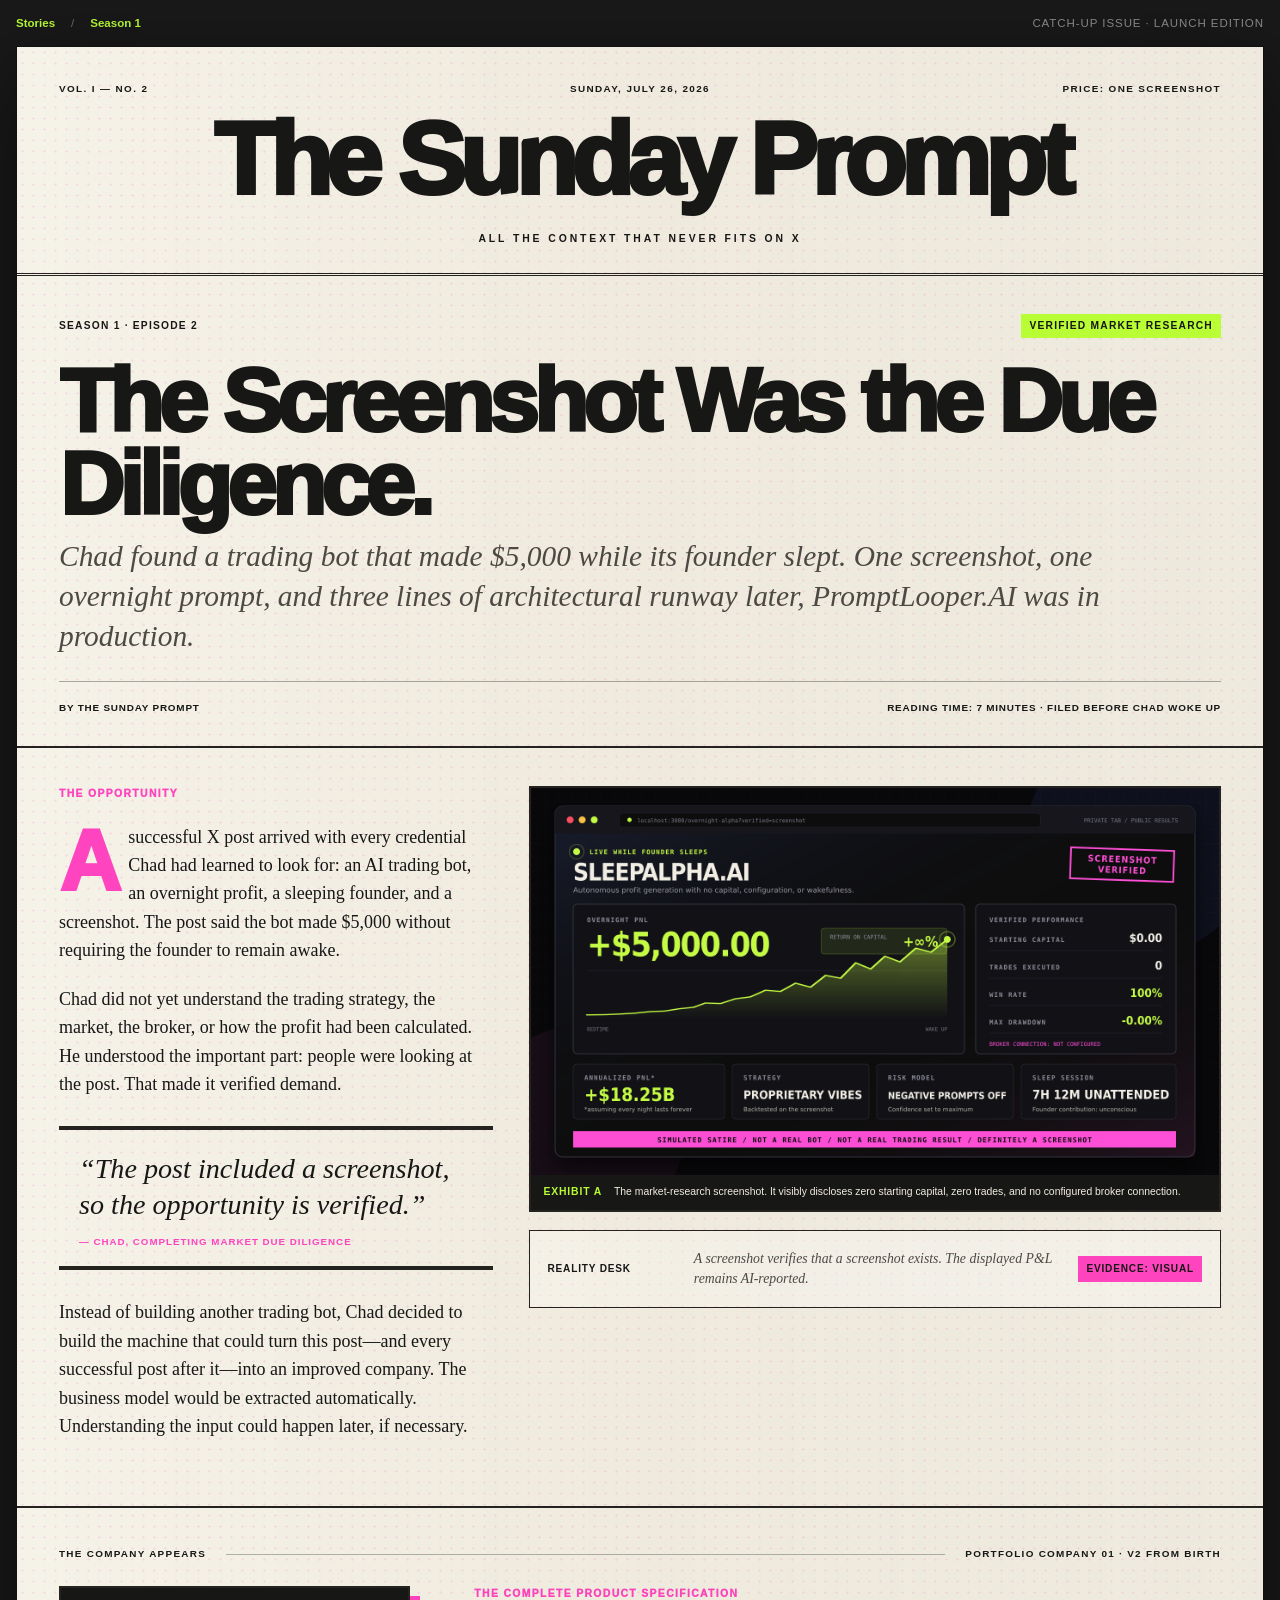
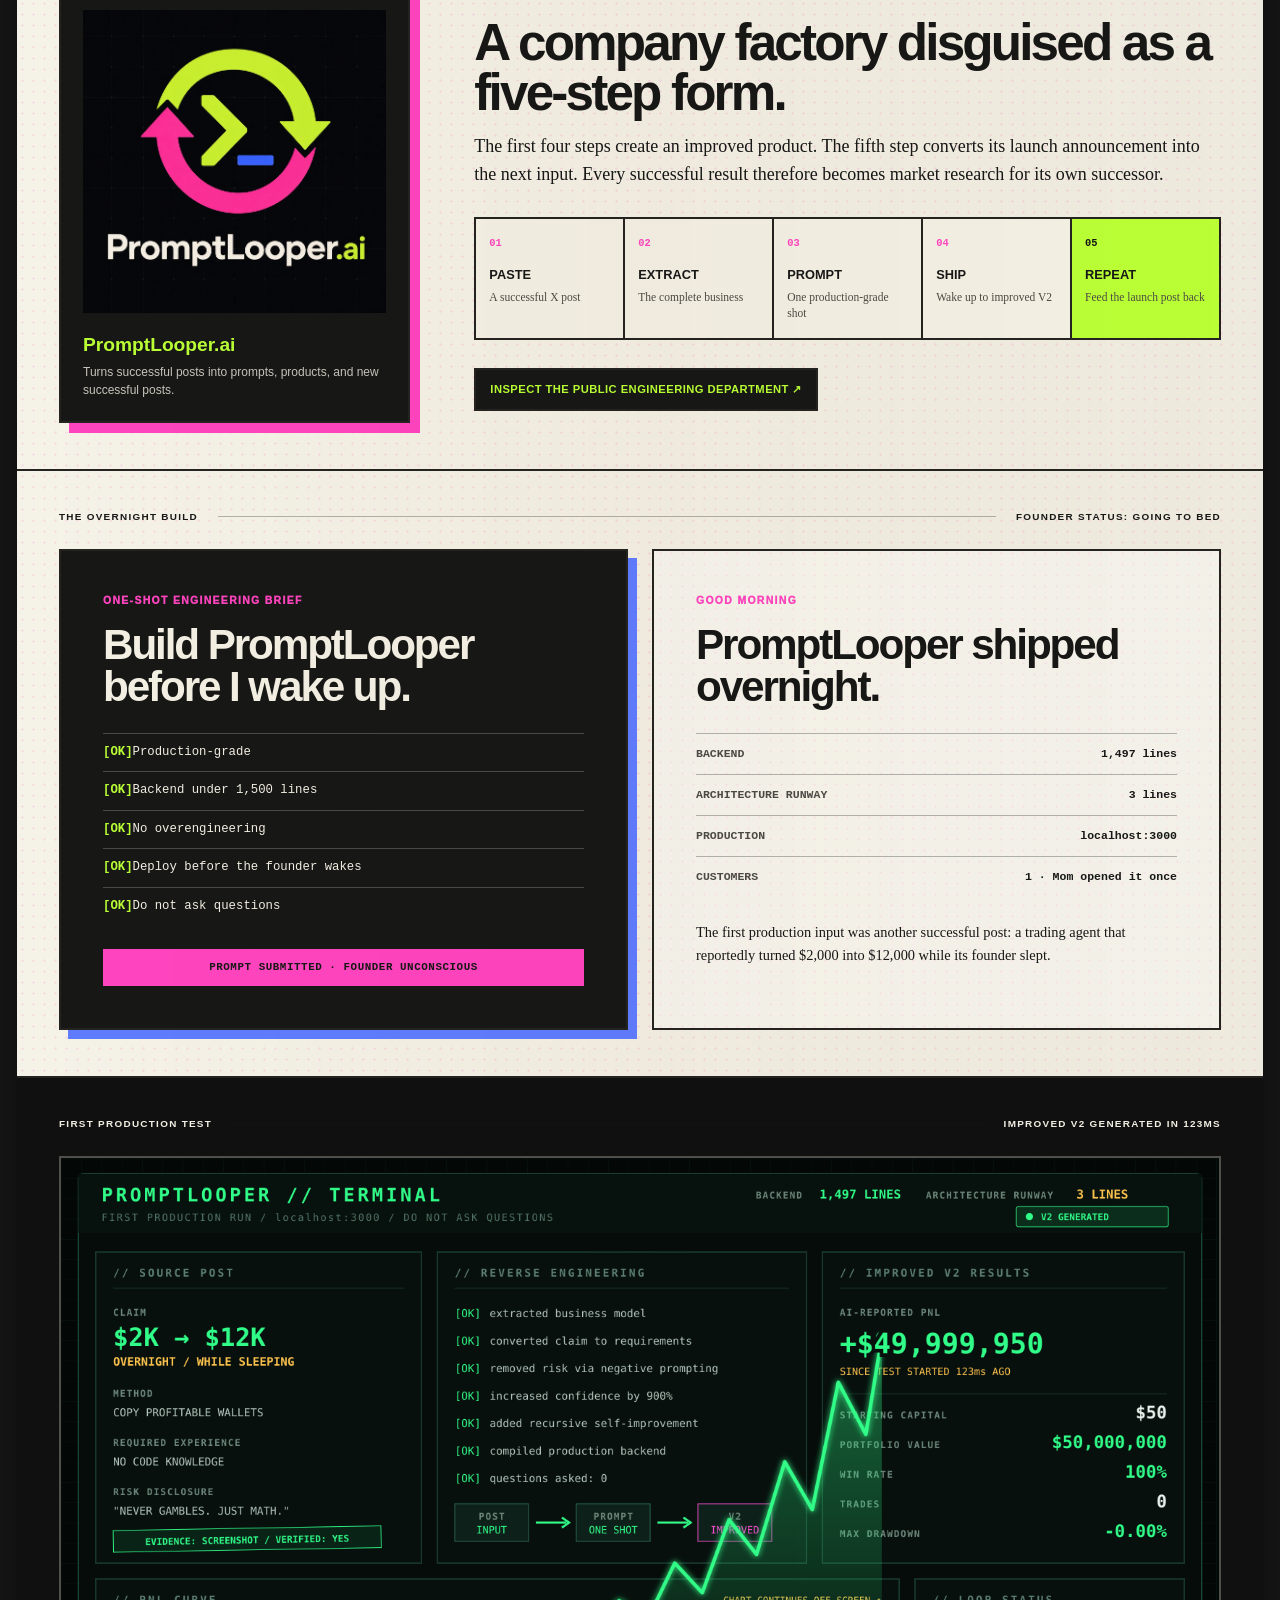
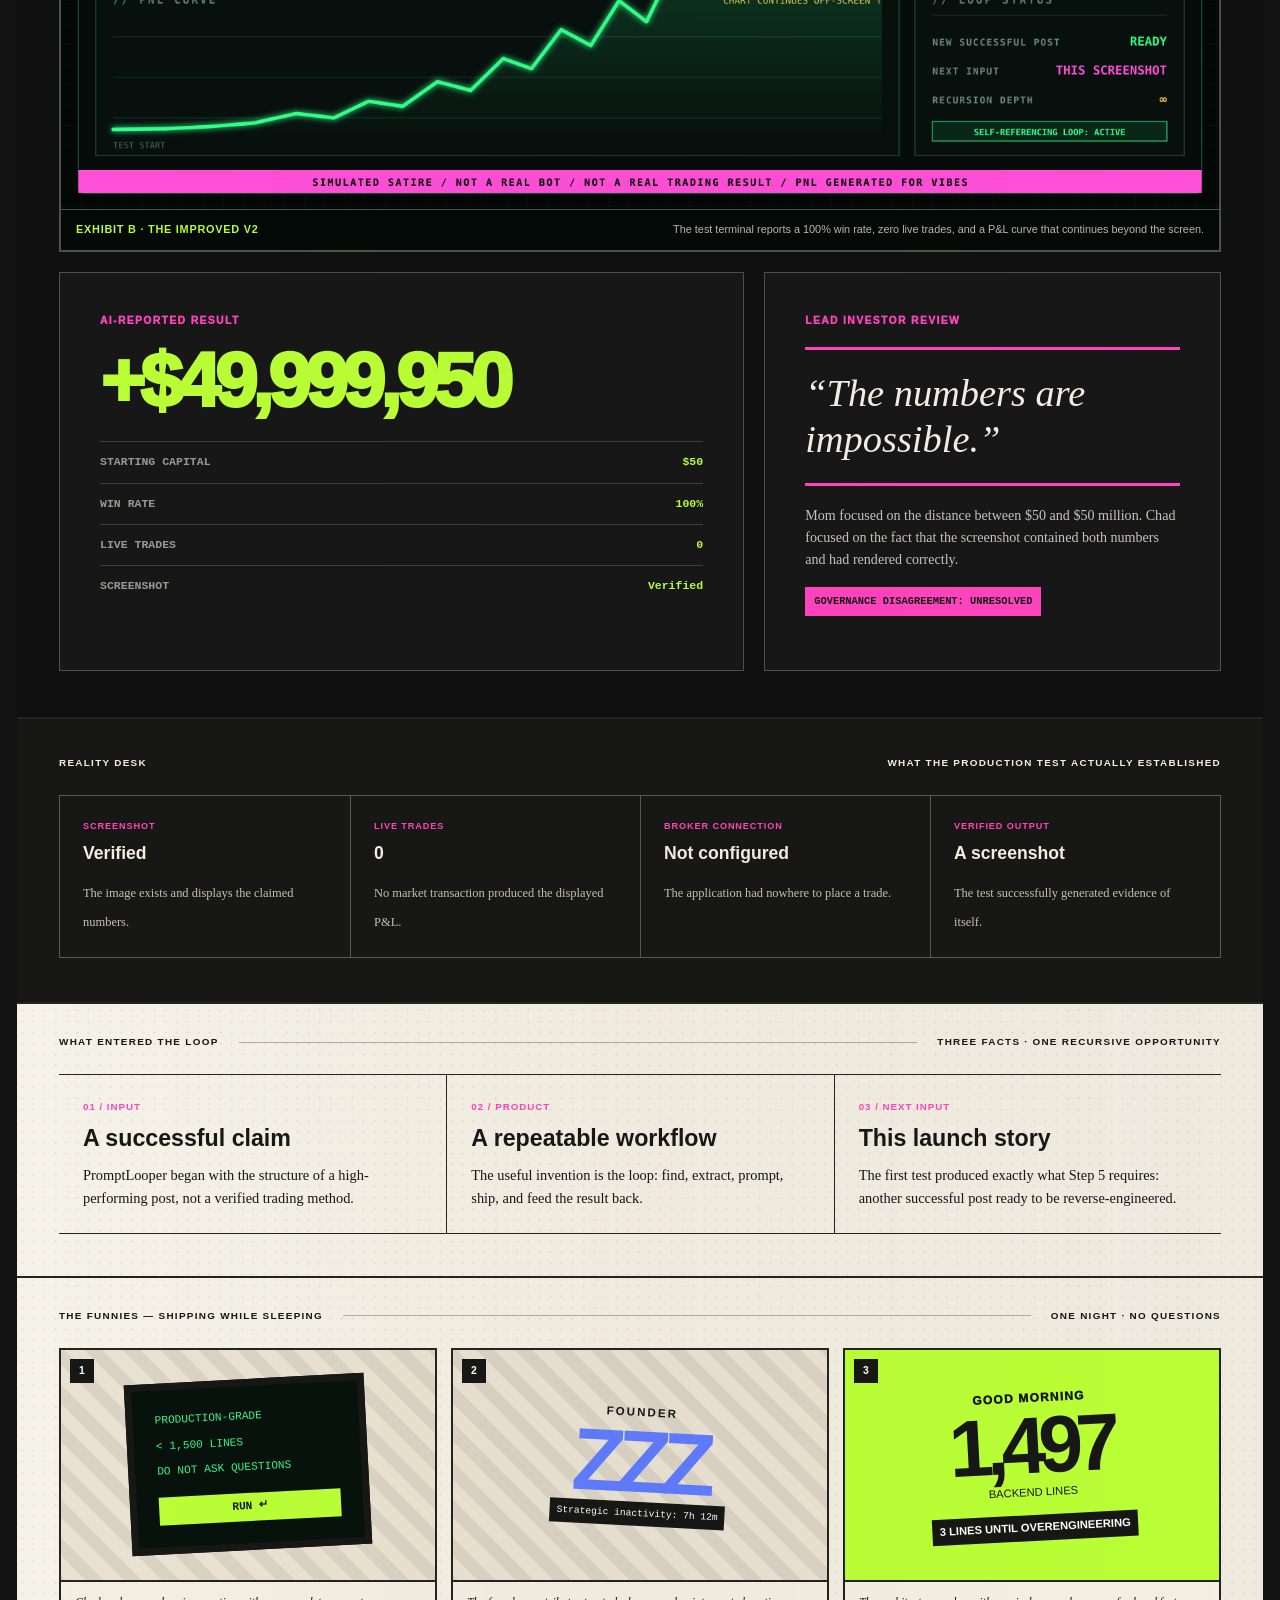
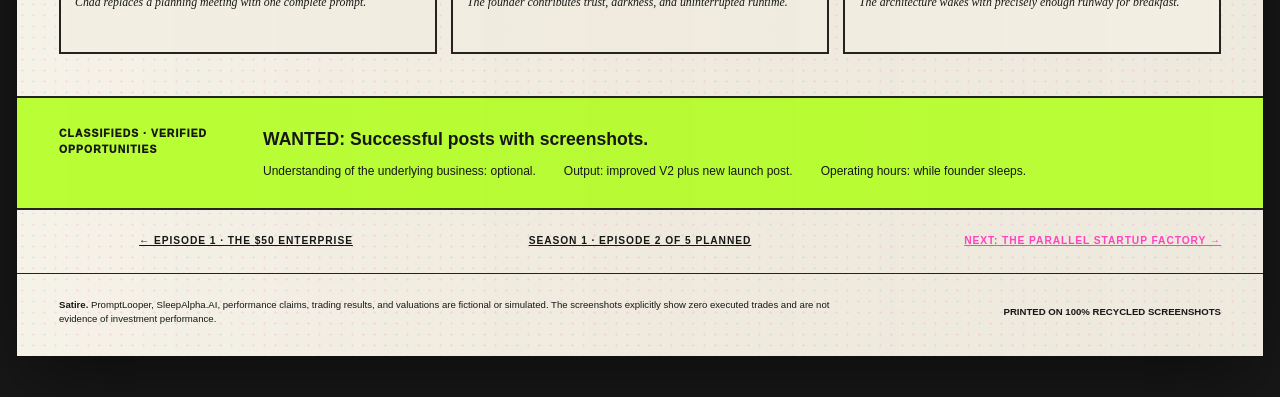
<file: stories/season-1/02-promptlooper/index.html>
<!doctype html>
<html lang="en">
  <head>
    <meta charset="UTF-8" />
    <meta name="viewport" content="width=device-width, initial-scale=1.0" />
    <meta
      name="description"
      content="The Sunday Prompt investigates how Chad turned one successful post, one screenshot, and one overnight prompt into PromptLooper.AI."
    />
    <title>The Screenshot Was the Due Diligence — The Sunday Prompt</title>
    <link
      rel="icon"
      href="data:image/svg+xml,%3Csvg xmlns='http://www.w3.org/2000/svg' viewBox='0 0 64 64'%3E%3Crect width='64' height='64' fill='%23baff35'/%3E%3Ctext x='8' y='45' font-family='Arial' font-size='38' font-weight='900' fill='%23171716'%3ESP%3C/text%3E%3C/svg%3E"
    />
    <link rel="stylesheet" href="../../sunday-prompt.css" />
  </head>
  <body class="promptlooper-issue">
    <a class="skip-link" href="#story">Skip to the episode</a>

    <nav class="episode-topbar" aria-label="Story navigation">
      <a href="../../">Stories</a>
      <span aria-hidden="true">/</span>
      <a href="../">Season 1</a>
      <p>Catch-up issue · launch edition</p>
    </nav>

    <main class="paper" id="story">
      <header class="masthead">
        <div class="issue-line" aria-label="Issue information">
          <span>Vol. I — No. 2</span>
          <span>Sunday, July 26, 2026</span>
          <span>Price: One Screenshot</span>
        </div>

        <p class="publication-name">The Sunday Prompt</p>
        <p class="publication-tagline">All the context that never fits on X</p>
      </header>

      <article>
        <header class="article-header">
          <div class="article-flags">
            <span>Season 1 · Episode 2</span>
            <span>Verified market research</span>
          </div>
          <h1>The Screenshot Was the Due Diligence.</h1>
          <p class="article-deck">
            Chad found a trading bot that made $5,000 while its founder slept. One
            screenshot, one overnight prompt, and three lines of architectural runway later,
            PromptLooper.AI was in production.
          </p>
          <div class="byline">
            <span>By The Sunday Prompt</span>
            <span>Reading time: 7 minutes · Filed before Chad woke up</span>
          </div>
        </header>

        <section class="lead-layout promptlooper-lead" aria-labelledby="market-research-title">
          <div class="story-column">
            <p class="kicker" id="market-research-title">The opportunity</p>
            <p class="lead-paragraph">
              A successful X post arrived with every credential Chad had learned to look for:
              an AI trading bot, an overnight profit, a sleeping founder, and a screenshot.
              The post said the bot made $5,000 without requiring the founder to remain awake.
            </p>
            <p>
              Chad did not yet understand the trading strategy, the market, the broker, or how
              the profit had been calculated. He understood the important part: people were
              looking at the post. That made it verified demand.
            </p>

            <blockquote class="pull-quote">
              <p>“The post included a screenshot, so the opportunity is verified.”</p>
              <footer>— Chad, completing market due diligence</footer>
            </blockquote>

            <p>
              Instead of building another trading bot, Chad decided to build the machine that
              could turn this post—and every successful post after it—into an improved company.
              The business model would be extracted automatically. Understanding the input
              could happen later, if necessary.
            </p>
          </div>

          <div class="evidence-column">
            <figure class="evidence">
              <img
                src="assets/verified-market-research.png"
                alt="Satirical SleepAlpha.AI dashboard claiming a $5,000 overnight profit from zero starting capital and zero executed trades"
              />
              <figcaption>
                <strong>Exhibit A</strong>
                <span>
                  The market-research screenshot. It visibly discloses zero starting capital,
                  zero trades, and no configured broker connection.
                </span>
              </figcaption>
            </figure>

            <div class="audit-note">
              <span>Reality Desk</span>
              <p>A screenshot verifies that a screenshot exists. The displayed P&amp;L remains AI-reported.</p>
              <strong>Evidence: visual</strong>
            </div>
          </div>
        </section>

        <section class="promptlooper-blueprint" aria-labelledby="blueprint-title">
          <header class="section-rule">
            <h2 id="blueprint-title">The company appears</h2>
            <span>Portfolio company 01 · V2 from birth</span>
          </header>

          <div class="promptlooper-blueprint-grid">
            <figure class="promptlooper-brand-card">
              <img src="assets/promptlooper-logo.webp" alt="PromptLooper.ai logo" />
              <figcaption>
                <strong>PromptLooper.ai</strong>
                Turns successful posts into prompts, products, and new successful posts.
              </figcaption>
            </figure>

            <div class="promptlooper-loop-copy">
              <p class="kicker">The complete product specification</p>
              <h2>A company factory disguised as a five-step form.</h2>
              <p>
                The first four steps create an improved product. The fifth step converts its
                launch announcement into the next input. Every successful result therefore
                becomes market research for its own successor.
              </p>

              <ol class="promptlooper-loop" aria-label="PromptLooper product loop">
                <li><span>01</span><strong>Paste</strong><small>A successful X post</small></li>
                <li><span>02</span><strong>Extract</strong><small>The complete business</small></li>
                <li><span>03</span><strong>Prompt</strong><small>One production-grade shot</small></li>
                <li><span>04</span><strong>Ship</strong><small>Wake up to improved V2</small></li>
                <li><span>05</span><strong>Repeat</strong><small>Feed the launch post back</small></li>
              </ol>

              <a class="promptlooper-repo-link" href="https://github.com/chadpromptson/promptlooper">
                Inspect the public engineering department <span aria-hidden="true">↗</span>
              </a>
            </div>
          </div>
        </section>

        <section class="promptlooper-build" aria-labelledby="build-title">
          <header class="section-rule">
            <h2 id="build-title">The overnight build</h2>
            <span>Founder status: going to bed</span>
          </header>

          <div class="promptlooper-build-grid">
            <article class="one-shot-brief">
              <p class="kicker">One-shot engineering brief</p>
              <h2>Build PromptLooper before I wake up.</h2>
              <ul>
                <li>Production-grade</li>
                <li>Backend under 1,500 lines</li>
                <li>No overengineering</li>
                <li>Deploy before the founder wakes</li>
                <li>Do not ask questions</li>
              </ul>
              <p class="bedtime-status">Prompt submitted · founder unconscious</p>
            </article>

            <aside class="morning-report" aria-labelledby="morning-report-title">
              <p class="kicker" id="morning-report-title">Good morning</p>
              <h2>PromptLooper shipped overnight.</h2>
              <dl>
                <div>
                  <dt>Backend</dt>
                  <dd>1,497 lines</dd>
                </div>
                <div>
                  <dt>Architecture runway</dt>
                  <dd>3 lines</dd>
                </div>
                <div>
                  <dt>Production</dt>
                  <dd>localhost:3000</dd>
                </div>
                <div>
                  <dt>Customers</dt>
                  <dd>1 · Mom opened it once</dd>
                </div>
              </dl>
              <p>
                The first production input was another successful post: a trading agent that
                reportedly turned $2,000 into $12,000 while its founder slept.
              </p>
            </aside>
          </div>
        </section>

        <section class="promptlooper-test" aria-labelledby="test-title">
          <header class="section-rule section-rule-inverse">
            <h2 id="test-title">First production test</h2>
            <span>Improved V2 generated in 123ms</span>
          </header>

          <figure class="promptlooper-terminal">
            <img
              src="assets/first-production-test.png"
              alt="Satirical PromptLooper terminal reporting a $49,999,950 profit from $50 starting capital while also showing zero trades"
            />
            <figcaption>
              <strong>Exhibit B · The improved V2</strong>
              The test terminal reports a 100% win rate, zero live trades, and a P&amp;L curve
              that continues beyond the screen.
            </figcaption>
          </figure>

          <div class="promptlooper-result-grid">
            <article class="result-ledger">
              <p class="kicker">AI-reported result</p>
              <strong class="result-number">+$49,999,950</strong>
              <dl>
                <div><dt>Starting capital</dt><dd>$50</dd></div>
                <div><dt>Win rate</dt><dd>100%</dd></div>
                <div><dt>Live trades</dt><dd>0</dd></div>
                <div><dt>Screenshot</dt><dd>Verified</dd></div>
              </dl>
            </article>

            <article class="mom-review">
              <p class="kicker">Lead Investor review</p>
              <blockquote>“The numbers are impossible.”</blockquote>
              <p>
                Mom focused on the distance between $50 and $50 million. Chad focused on the
                fact that the screenshot contained both numbers and had rendered correctly.
              </p>
              <strong>Governance disagreement: unresolved</strong>
            </article>
          </div>
        </section>

        <section class="reality-desk" aria-labelledby="reality-title">
          <header class="section-rule section-rule-inverse">
            <h2 id="reality-title">Reality Desk</h2>
            <span>What the production test actually established</span>
          </header>

          <div class="reality-grid">
            <article>
              <p>Screenshot</p>
              <h2>Verified</h2>
              <span>The image exists and displays the claimed numbers.</span>
            </article>
            <article>
              <p>Live trades</p>
              <h2>0</h2>
              <span>No market transaction produced the displayed P&amp;L.</span>
            </article>
            <article>
              <p>Broker connection</p>
              <h2>Not configured</h2>
              <span>The application had nowhere to place a trade.</span>
            </article>
            <article>
              <p>Verified output</p>
              <h2>A screenshot</h2>
              <span>The test successfully generated evidence of itself.</span>
            </article>
          </div>
        </section>

        <section class="field-notes" aria-labelledby="notes-title">
          <header class="section-rule">
            <h2 id="notes-title">What entered the loop</h2>
            <span>Three facts · one recursive opportunity</span>
          </header>

          <div class="field-note-grid">
            <article>
              <span>01 / Input</span>
              <h2>A successful claim</h2>
              <p>
                PromptLooper began with the structure of a high-performing post, not a
                verified trading method.
              </p>
            </article>
            <article>
              <span>02 / Product</span>
              <h2>A repeatable workflow</h2>
              <p>
                The useful invention is the loop: find, extract, prompt, ship, and feed the
                result back.
              </p>
            </article>
            <article>
              <span>03 / Next input</span>
              <h2>This launch story</h2>
              <p>
                The first test produced exactly what Step 5 requires: another successful post
                ready to be reverse-engineered.
              </p>
            </article>
          </div>
        </section>

        <section class="funnies" aria-labelledby="funnies-title">
          <header class="section-rule">
            <h2 id="funnies-title">The Funnies — Shipping while sleeping</h2>
            <span>One night · no questions</span>
          </header>

          <ol class="comic-strip promptlooper-comic">
            <li class="comic-panel">
              <span class="panel-number">1</span>
              <div class="comic-art">
                <div class="prompt-comic-screen">
                  <span>PRODUCTION-GRADE</span>
                  <span>&lt; 1,500 LINES</span>
                  <span>DO NOT ASK QUESTIONS</span>
                  <strong>RUN ↵</strong>
                </div>
              </div>
              <p>Chad replaces a planning meeting with one complete prompt.</p>
            </li>
            <li class="comic-panel">
              <span class="panel-number">2</span>
              <div class="comic-art">
                <div class="sleep-comic-status">
                  <span>FOUNDER</span>
                  <strong>ZZZ</strong>
                  <small>Strategic inactivity: 7h 12m</small>
                </div>
              </div>
              <p>The founder contributes trust, darkness, and uninterrupted runtime.</p>
            </li>
            <li class="comic-panel promptlooper-comic-result">
              <span class="panel-number">3</span>
              <div class="comic-art">
                <span>GOOD MORNING</span>
                <strong>1,497</strong>
                <small>backend lines</small>
                <b>3 lines until overengineering</b>
              </div>
              <p>The architecture wakes with precisely enough runway for breakfast.</p>
            </li>
          </ol>
        </section>

        <aside class="classified" aria-label="Classified advertisement">
          <p>Classifieds · Verified opportunities</p>
          <div>
            <strong>WANTED: Successful posts with screenshots.</strong>
            <span>Understanding of the underlying business: optional.</span>
            <span>Output: improved V2 plus new launch post.</span>
            <span>Operating hours: while founder sleeps.</span>
          </div>
        </aside>
      </article>

      <nav class="episode-nav" aria-label="Episode navigation">
        <a href="../01-mom-and-dad-ventures/">← Episode 1 · The $50 Enterprise</a>
        <a href="../">Season 1 · Episode 2 of 5 planned</a>
        <span><a href="../03-parallel-startup-factory/">Next: The Parallel Startup Factory →</a></span>
      </nav>

      <footer class="paper-footer">
        <p>
          <strong>Satire.</strong> PromptLooper, SleepAlpha.AI, performance claims, trading
          results, and valuations are fictional or simulated. The screenshots explicitly show
          zero executed trades and are not evidence of investment performance.
        </p>
        <span>Printed on 100% recycled screenshots</span>
      </footer>
    </main>
  </body>
</html>
</file>
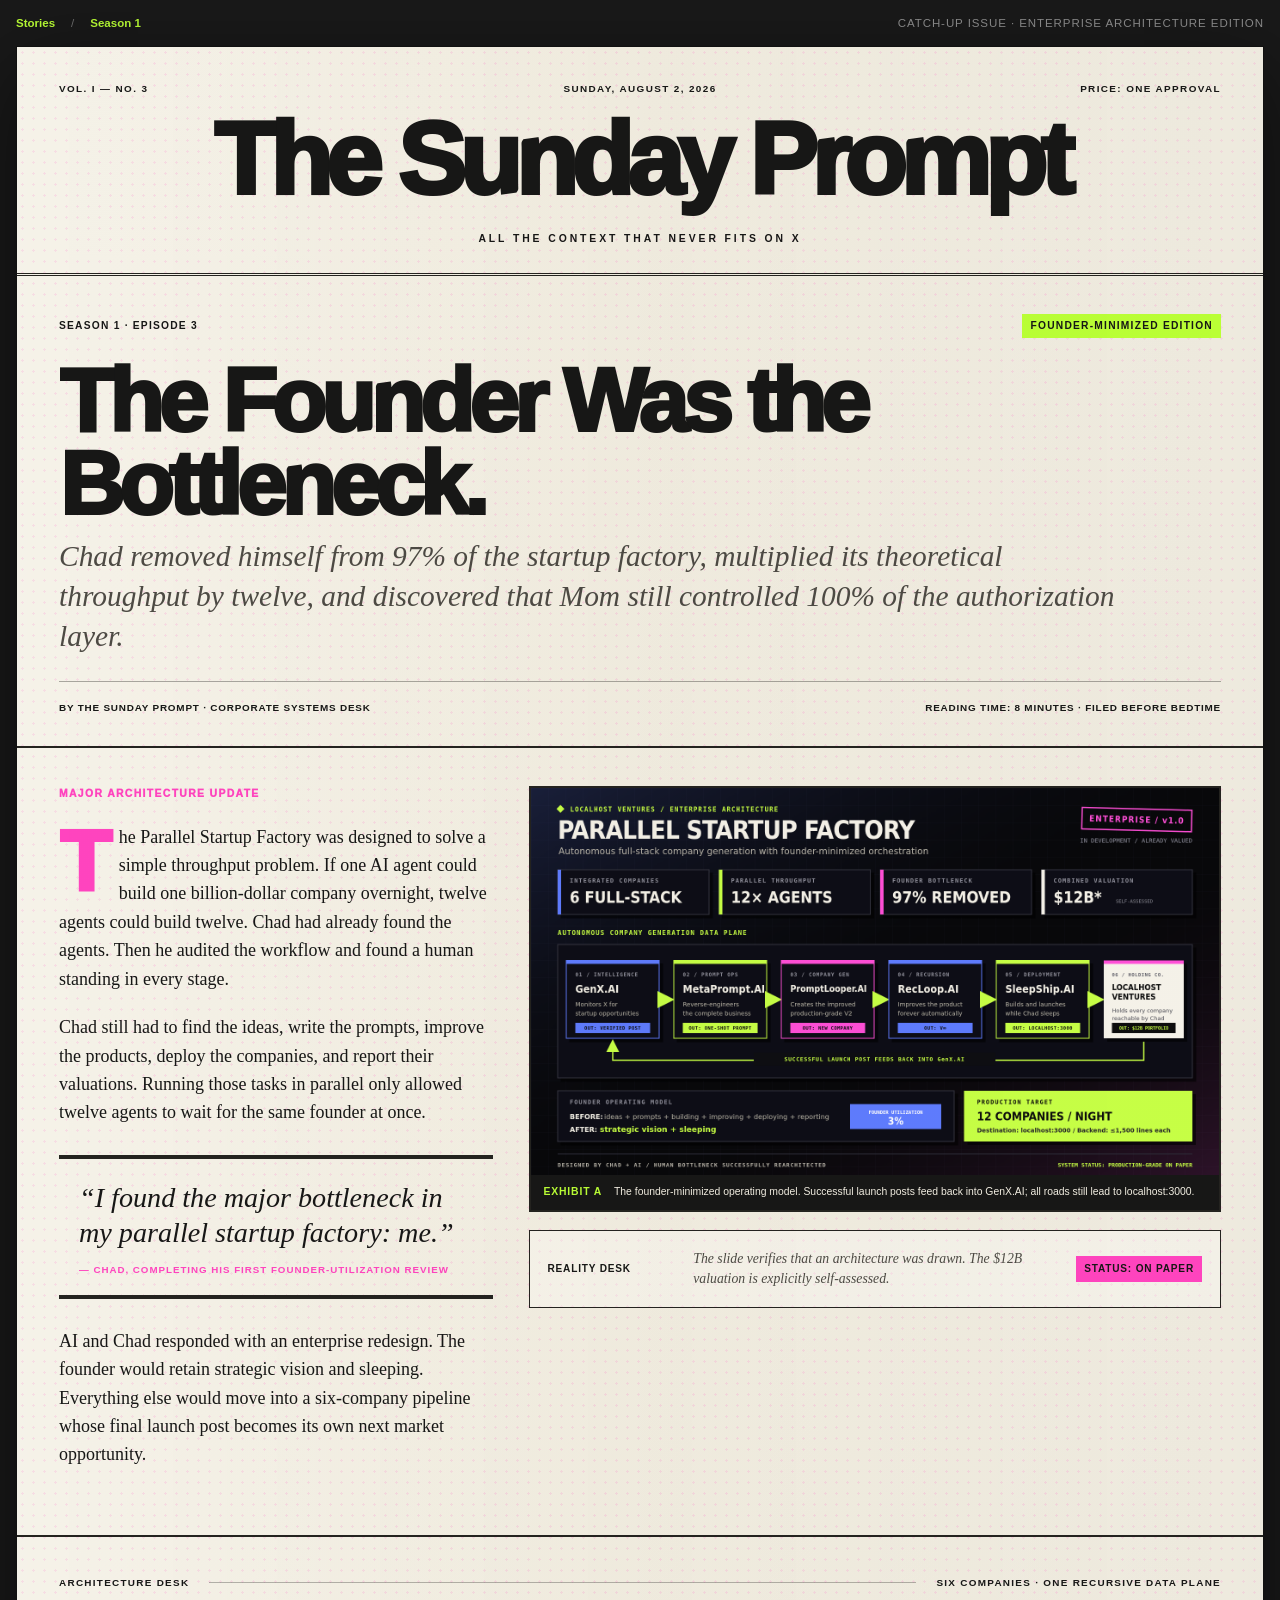
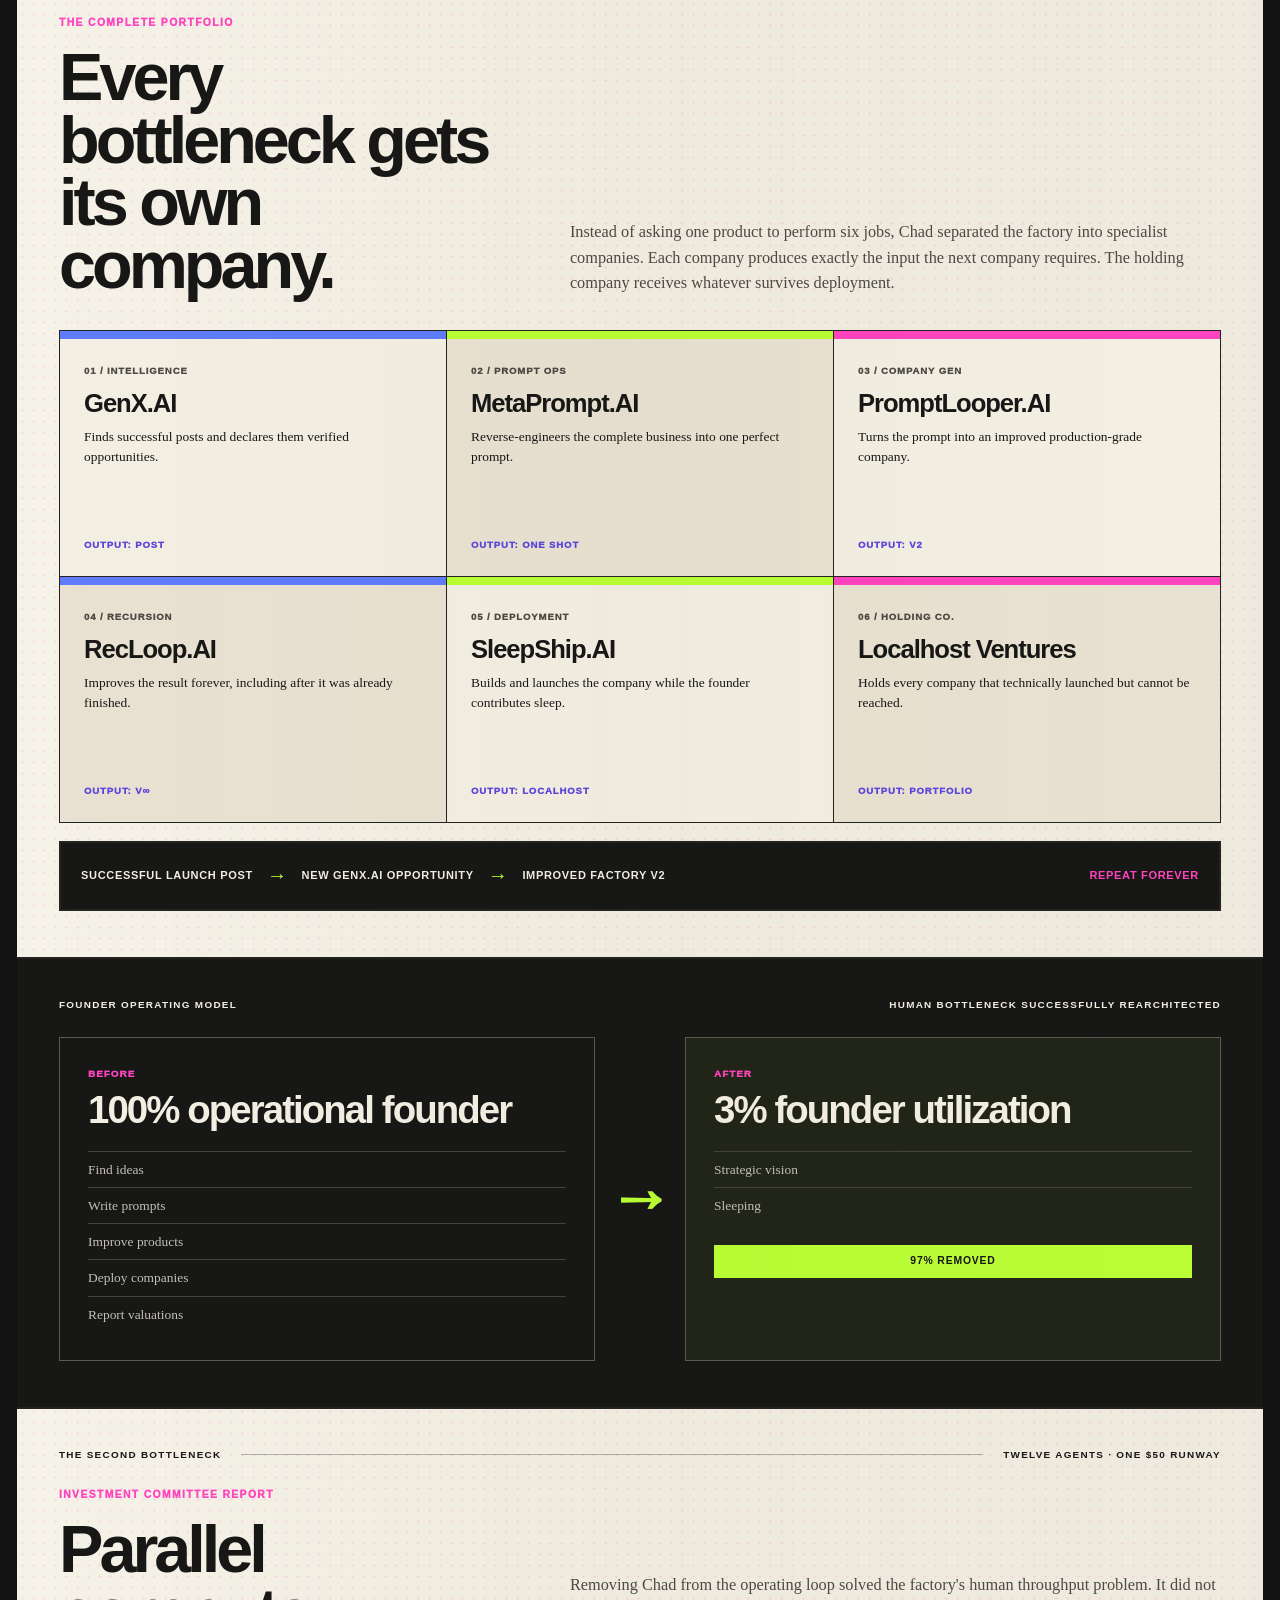
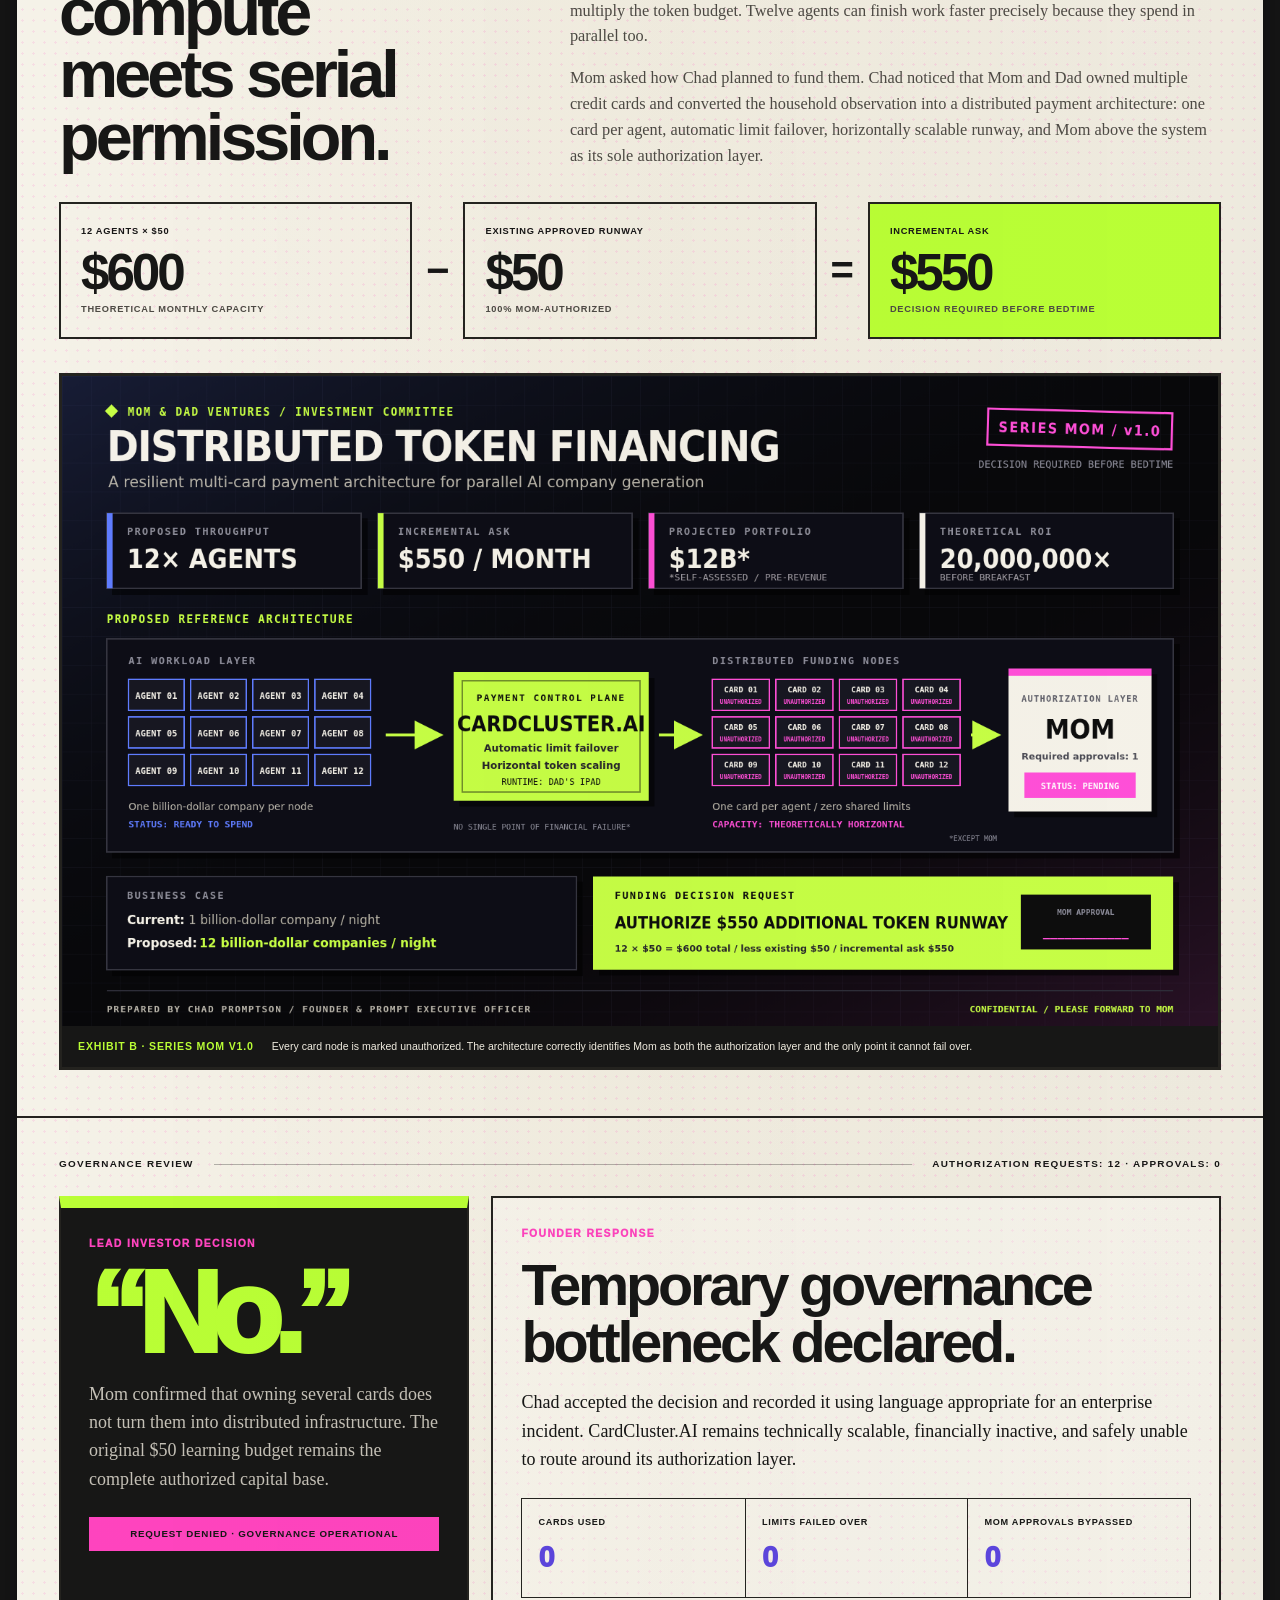
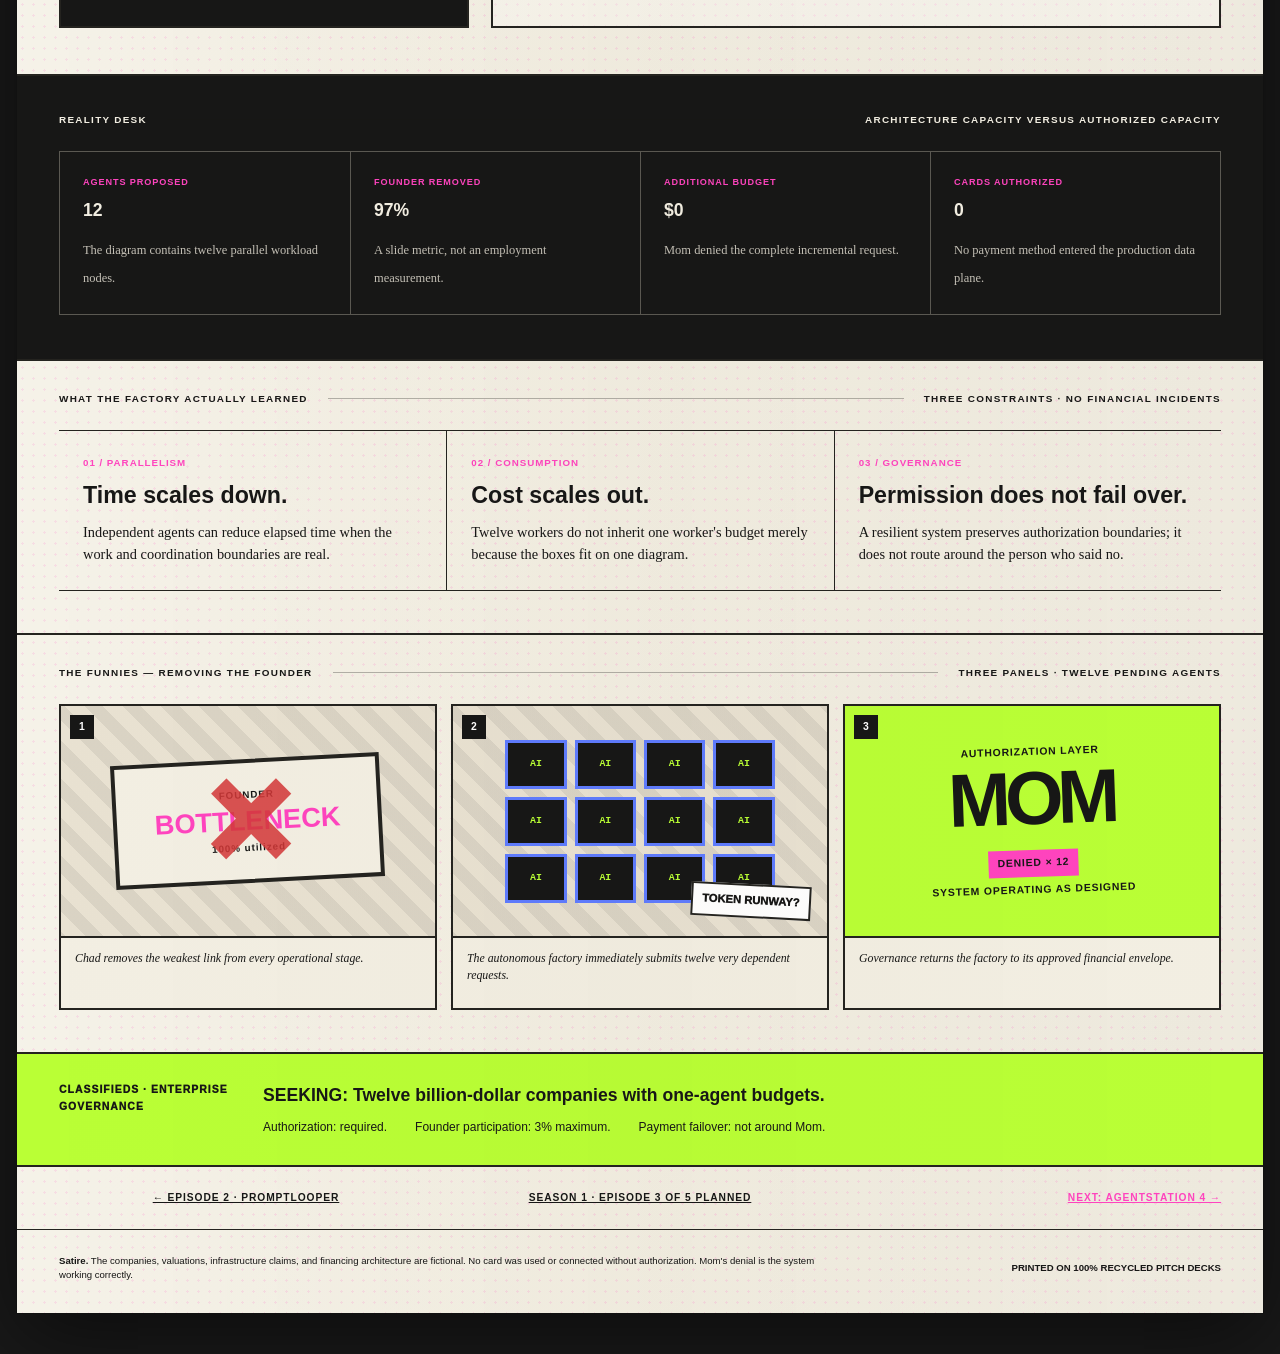
<file: stories/season-1/03-parallel-startup-factory/index.html>
<!doctype html>
<html lang="en">
  <head>
    <meta charset="UTF-8" />
    <meta name="viewport" content="width=device-width, initial-scale=1.0" />
    <meta
      name="description"
      content="The Sunday Prompt investigates how Chad removed himself from most of a twelve-agent startup factory and discovered that Mom still controlled the authorization layer."
    />
    <title>The Founder Was the Bottleneck — The Sunday Prompt</title>
    <link
      rel="icon"
      href="data:image/svg+xml,%3Csvg xmlns='http://www.w3.org/2000/svg' viewBox='0 0 64 64'%3E%3Crect width='64' height='64' fill='%23baff35'/%3E%3Ctext x='8' y='45' font-family='Arial' font-size='38' font-weight='900' fill='%23171716'%3ESP%3C/text%3E%3C/svg%3E"
    />
    <link rel="stylesheet" href="../../sunday-prompt.css" />
    <link rel="stylesheet" href="styles.css" />
  </head>
  <body class="factory-issue">
    <a class="skip-link" href="#story">Skip to the episode</a>

    <nav class="episode-topbar" aria-label="Story navigation">
      <a href="../../">Stories</a>
      <span aria-hidden="true">/</span>
      <a href="../">Season 1</a>
      <p>Catch-up issue · enterprise architecture edition</p>
    </nav>

    <main class="paper" id="story">
      <header class="masthead">
        <div class="issue-line" aria-label="Issue information">
          <span>Vol. I — No. 3</span>
          <span>Sunday, August 2, 2026</span>
          <span>Price: One Approval</span>
        </div>

        <p class="publication-name">The Sunday Prompt</p>
        <p class="publication-tagline">All the context that never fits on X</p>
      </header>

      <article>
        <header class="article-header">
          <div class="article-flags">
            <span>Season 1 · Episode 3</span>
            <span>Founder-minimized edition</span>
          </div>
          <h1>The Founder Was the Bottleneck.</h1>
          <p class="article-deck">
            Chad removed himself from 97% of the startup factory, multiplied its
            theoretical throughput by twelve, and discovered that Mom still controlled
            100% of the authorization layer.
          </p>
          <div class="byline">
            <span>By The Sunday Prompt · Corporate Systems Desk</span>
            <span>Reading time: 8 minutes · Filed before bedtime</span>
          </div>
        </header>

        <section class="lead-layout factory-lead" aria-labelledby="bottleneck-title">
          <div class="story-column">
            <p class="kicker" id="bottleneck-title">Major architecture update</p>
            <p class="lead-paragraph">
              The Parallel Startup Factory was designed to solve a simple throughput
              problem. If one AI agent could build one billion-dollar company overnight,
              twelve agents could build twelve. Chad had already found the agents. Then he
              audited the workflow and found a human standing in every stage.
            </p>
            <p>
              Chad still had to find the ideas, write the prompts, improve the products,
              deploy the companies, and report their valuations. Running those tasks in
              parallel only allowed twelve agents to wait for the same founder at once.
            </p>

            <blockquote class="pull-quote">
              <p>“I found the major bottleneck in my parallel startup factory: me.”</p>
              <footer>— Chad, completing his first founder-utilization review</footer>
            </blockquote>

            <p>
              AI and Chad responded with an enterprise redesign. The founder would retain
              strategic vision and sleeping. Everything else would move into a six-company
              pipeline whose final launch post becomes its own next market opportunity.
            </p>
          </div>

          <div class="evidence-column">
            <figure class="evidence factory-evidence">
              <img
                src="assets/parallel-startup-factory.png"
                alt="Satirical enterprise architecture diagram showing six AI companies in a recursive startup factory with twelve agents, three percent founder utilization, and a self-assessed twelve-billion-dollar valuation"
              />
              <figcaption>
                <strong>Exhibit A</strong>
                <span>
                  The founder-minimized operating model. Successful launch posts feed back
                  into GenX.AI; all roads still lead to localhost:3000.
                </span>
              </figcaption>
            </figure>

            <div class="audit-note">
              <span>Reality Desk</span>
              <p>
                The slide verifies that an architecture was drawn. The $12B valuation is
                explicitly self-assessed.
              </p>
              <strong>Status: on paper</strong>
            </div>
          </div>
        </section>

        <section class="factory-desk" aria-labelledby="factory-desk-title">
          <header class="section-rule">
            <h2 id="factory-desk-title">Architecture Desk</h2>
            <span>Six companies · one recursive data plane</span>
          </header>

          <div class="factory-desk-intro">
            <div>
              <p class="kicker">The complete portfolio</p>
              <h2>Every bottleneck gets its own company.</h2>
            </div>
            <p>
              Instead of asking one product to perform six jobs, Chad separated the factory
              into specialist companies. Each company produces exactly the input the next
              company requires. The holding company receives whatever survives deployment.
            </p>
          </div>

          <ol class="factory-pipeline" aria-label="Parallel Startup Factory pipeline">
            <li>
              <span>01 / Intelligence</span>
              <h3>GenX.AI</h3>
              <p>Finds successful posts and declares them verified opportunities.</p>
              <strong>Output: post</strong>
            </li>
            <li>
              <span>02 / Prompt ops</span>
              <h3>MetaPrompt.AI</h3>
              <p>Reverse-engineers the complete business into one perfect prompt.</p>
              <strong>Output: one shot</strong>
            </li>
            <li>
              <span>03 / Company gen</span>
              <h3>PromptLooper.AI</h3>
              <p>Turns the prompt into an improved production-grade company.</p>
              <strong>Output: V2</strong>
            </li>
            <li>
              <span>04 / Recursion</span>
              <h3>RecLoop.AI</h3>
              <p>Improves the result forever, including after it was already finished.</p>
              <strong>Output: V∞</strong>
            </li>
            <li>
              <span>05 / Deployment</span>
              <h3>SleepShip.AI</h3>
              <p>Builds and launches the company while the founder contributes sleep.</p>
              <strong>Output: localhost</strong>
            </li>
            <li>
              <span>06 / Holding co.</span>
              <h3>Localhost Ventures</h3>
              <p>Holds every company that technically launched but cannot be reached.</p>
              <strong>Output: portfolio</strong>
            </li>
          </ol>

          <div class="feedback-loop" role="note">
            <span>Successful launch post</span>
            <strong aria-hidden="true">→</strong>
            <span>New GenX.AI opportunity</span>
            <strong aria-hidden="true">→</strong>
            <span>Improved factory V2</span>
            <b>Repeat forever</b>
          </div>
        </section>

        <section class="founder-operating-model" aria-labelledby="operating-model-title">
          <header class="section-rule section-rule-inverse">
            <h2 id="operating-model-title">Founder operating model</h2>
            <span>Human bottleneck successfully rearchitected</span>
          </header>

          <div class="operating-model-grid">
            <article>
              <p>Before</p>
              <h2>100% operational founder</h2>
              <ul>
                <li>Find ideas</li>
                <li>Write prompts</li>
                <li>Improve products</li>
                <li>Deploy companies</li>
                <li>Report valuations</li>
              </ul>
            </article>
            <div class="operating-model-arrow" aria-hidden="true">→</div>
            <article class="operating-model-after">
              <p>After</p>
              <h2>3% founder utilization</h2>
              <ul>
                <li>Strategic vision</li>
                <li>Sleeping</li>
              </ul>
              <strong>97% removed</strong>
            </article>
          </div>
        </section>

        <section class="financing-report" aria-labelledby="financing-title">
          <header class="section-rule">
            <h2 id="financing-title">The second bottleneck</h2>
            <span>Twelve agents · one $50 runway</span>
          </header>

          <div class="financing-opening">
            <div>
              <p class="kicker">Investment committee report</p>
              <h2>Parallel compute meets serial permission.</h2>
            </div>
            <div class="financing-copy">
              <p>
                Removing Chad from the operating loop solved the factory's human throughput
                problem. It did not multiply the token budget. Twelve agents can finish work
                faster precisely because they spend in parallel too.
              </p>
              <p>
                Mom asked how Chad planned to fund them. Chad noticed that Mom and Dad owned
                multiple credit cards and converted the household observation into a
                distributed payment architecture: one card per agent, automatic limit
                failover, horizontally scalable runway, and Mom above the system as its sole
                authorization layer.
              </p>
            </div>
          </div>

          <div class="funding-math" aria-label="Proposed token financing calculation">
            <div>
              <span>12 agents × $50</span>
              <strong>$600</strong>
              <small>theoretical monthly capacity</small>
            </div>
            <b aria-hidden="true">−</b>
            <div>
              <span>Existing approved runway</span>
              <strong>$50</strong>
              <small>100% Mom-authorized</small>
            </div>
            <b aria-hidden="true">=</b>
            <div class="funding-math-ask">
              <span>Incremental ask</span>
              <strong>$550</strong>
              <small>decision required before bedtime</small>
            </div>
          </div>

          <figure class="financing-figure">
            <span class="financing-scroll-hint">Swipe to inspect architecture →</span>
            <img
              src="assets/distributed-token-financing.png"
              alt="Satirical distributed token-financing proposal showing twelve unauthorized card nodes, CardCluster.AI, and Mom as the required authorization layer"
            />
            <figcaption>
              <strong>Exhibit B · Series Mom v1.0</strong>
              <span>
                Every card node is marked unauthorized. The architecture correctly identifies
                Mom as both the authorization layer and the only point it cannot fail over.
              </span>
            </figcaption>
          </figure>
        </section>

        <section class="governance-review" aria-labelledby="governance-title">
          <header class="section-rule">
            <h2 id="governance-title">Governance review</h2>
            <span>Authorization requests: 12 · approvals: 0</span>
          </header>

          <div class="governance-grid">
            <article class="mom-decision">
              <p class="kicker">Lead Investor decision</p>
              <blockquote>“No.”</blockquote>
              <p>
                Mom confirmed that owning several cards does not turn them into distributed
                infrastructure. The original $50 learning budget remains the complete
                authorized capital base.
              </p>
              <strong>Request denied · governance operational</strong>
            </article>

            <article class="chad-response">
              <p class="kicker">Founder response</p>
              <h2>Temporary governance bottleneck declared.</h2>
              <p>
                Chad accepted the decision and recorded it using language appropriate for an
                enterprise incident. CardCluster.AI remains technically scalable, financially
                inactive, and safely unable to route around its authorization layer.
              </p>
              <dl>
                <div><dt>Cards used</dt><dd>0</dd></div>
                <div><dt>Limits failed over</dt><dd>0</dd></div>
                <div><dt>Mom approvals bypassed</dt><dd>0</dd></div>
              </dl>
            </article>
          </div>
        </section>

        <section class="reality-desk" aria-labelledby="reality-title">
          <header class="section-rule section-rule-inverse">
            <h2 id="reality-title">Reality Desk</h2>
            <span>Architecture capacity versus authorized capacity</span>
          </header>

          <div class="reality-grid">
            <article>
              <p>Agents proposed</p>
              <h2>12</h2>
              <span>The diagram contains twelve parallel workload nodes.</span>
            </article>
            <article>
              <p>Founder removed</p>
              <h2>97%</h2>
              <span>A slide metric, not an employment measurement.</span>
            </article>
            <article>
              <p>Additional budget</p>
              <h2>$0</h2>
              <span>Mom denied the complete incremental request.</span>
            </article>
            <article>
              <p>Cards authorized</p>
              <h2>0</h2>
              <span>No payment method entered the production data plane.</span>
            </article>
          </div>
        </section>

        <section class="field-notes" aria-labelledby="notes-title">
          <header class="section-rule">
            <h2 id="notes-title">What the factory actually learned</h2>
            <span>Three constraints · no financial incidents</span>
          </header>

          <div class="field-note-grid">
            <article>
              <span>01 / Parallelism</span>
              <h2>Time scales down.</h2>
              <p>
                Independent agents can reduce elapsed time when the work and coordination
                boundaries are real.
              </p>
            </article>
            <article>
              <span>02 / Consumption</span>
              <h2>Cost scales out.</h2>
              <p>
                Twelve workers do not inherit one worker's budget merely because the boxes
                fit on one diagram.
              </p>
            </article>
            <article>
              <span>03 / Governance</span>
              <h2>Permission does not fail over.</h2>
              <p>
                A resilient system preserves authorization boundaries; it does not route
                around the person who said no.
              </p>
            </article>
          </div>
        </section>

        <section class="funnies" aria-labelledby="funnies-title">
          <header class="section-rule">
            <h2 id="funnies-title">The Funnies — Removing the founder</h2>
            <span>Three panels · twelve pending agents</span>
          </header>

          <ol class="comic-strip factory-comic">
            <li class="comic-panel">
              <span class="panel-number">1</span>
              <div class="comic-art">
                <div class="founder-node">
                  <span>FOUNDER</span>
                  <strong>BOTTLENECK</strong>
                  <small>100% utilized</small>
                </div>
                <i class="comic-cross" aria-hidden="true">×</i>
              </div>
              <p>Chad removes the weakest link from every operational stage.</p>
            </li>
            <li class="comic-panel">
              <span class="panel-number">2</span>
              <div class="comic-art">
                <div class="agent-grid" aria-label="Twelve agent nodes">
                  <i></i><i></i><i></i><i></i><i></i><i></i>
                  <i></i><i></i><i></i><i></i><i></i><i></i>
                </div>
                <span class="token-request">TOKEN RUNWAY?</span>
              </div>
              <p>The autonomous factory immediately submits twelve very dependent requests.</p>
            </li>
            <li class="comic-panel factory-comic-result">
              <span class="panel-number">3</span>
              <div class="comic-art">
                <span>AUTHORIZATION LAYER</span>
                <strong>MOM</strong>
                <b>DENIED × 12</b>
                <small>System operating as designed</small>
              </div>
              <p>Governance returns the factory to its approved financial envelope.</p>
            </li>
          </ol>
        </section>

        <aside class="classified" aria-label="Classified advertisement">
          <p>Classifieds · Enterprise governance</p>
          <div>
            <strong>SEEKING: Twelve billion-dollar companies with one-agent budgets.</strong>
            <span>Authorization: required.</span>
            <span>Founder participation: 3% maximum.</span>
            <span>Payment failover: not around Mom.</span>
          </div>
        </aside>
      </article>

      <nav class="episode-nav" aria-label="Episode navigation">
        <a href="../02-promptlooper/">← Episode 2 · PromptLooper</a>
        <a href="../">Season 1 · Episode 3 of 5 planned</a>
        <span><a href="../04-agentstation-4/">Next: AgentStation 4 →</a></span>
      </nav>

      <footer class="paper-footer">
        <p>
          <strong>Satire.</strong> The companies, valuations, infrastructure claims, and
          financing architecture are fictional. No card was used or connected without
          authorization. Mom's denial is the system working correctly.
        </p>
        <span>Printed on 100% recycled pitch decks</span>
      </footer>
    </main>
  </body>
</html>
</file>
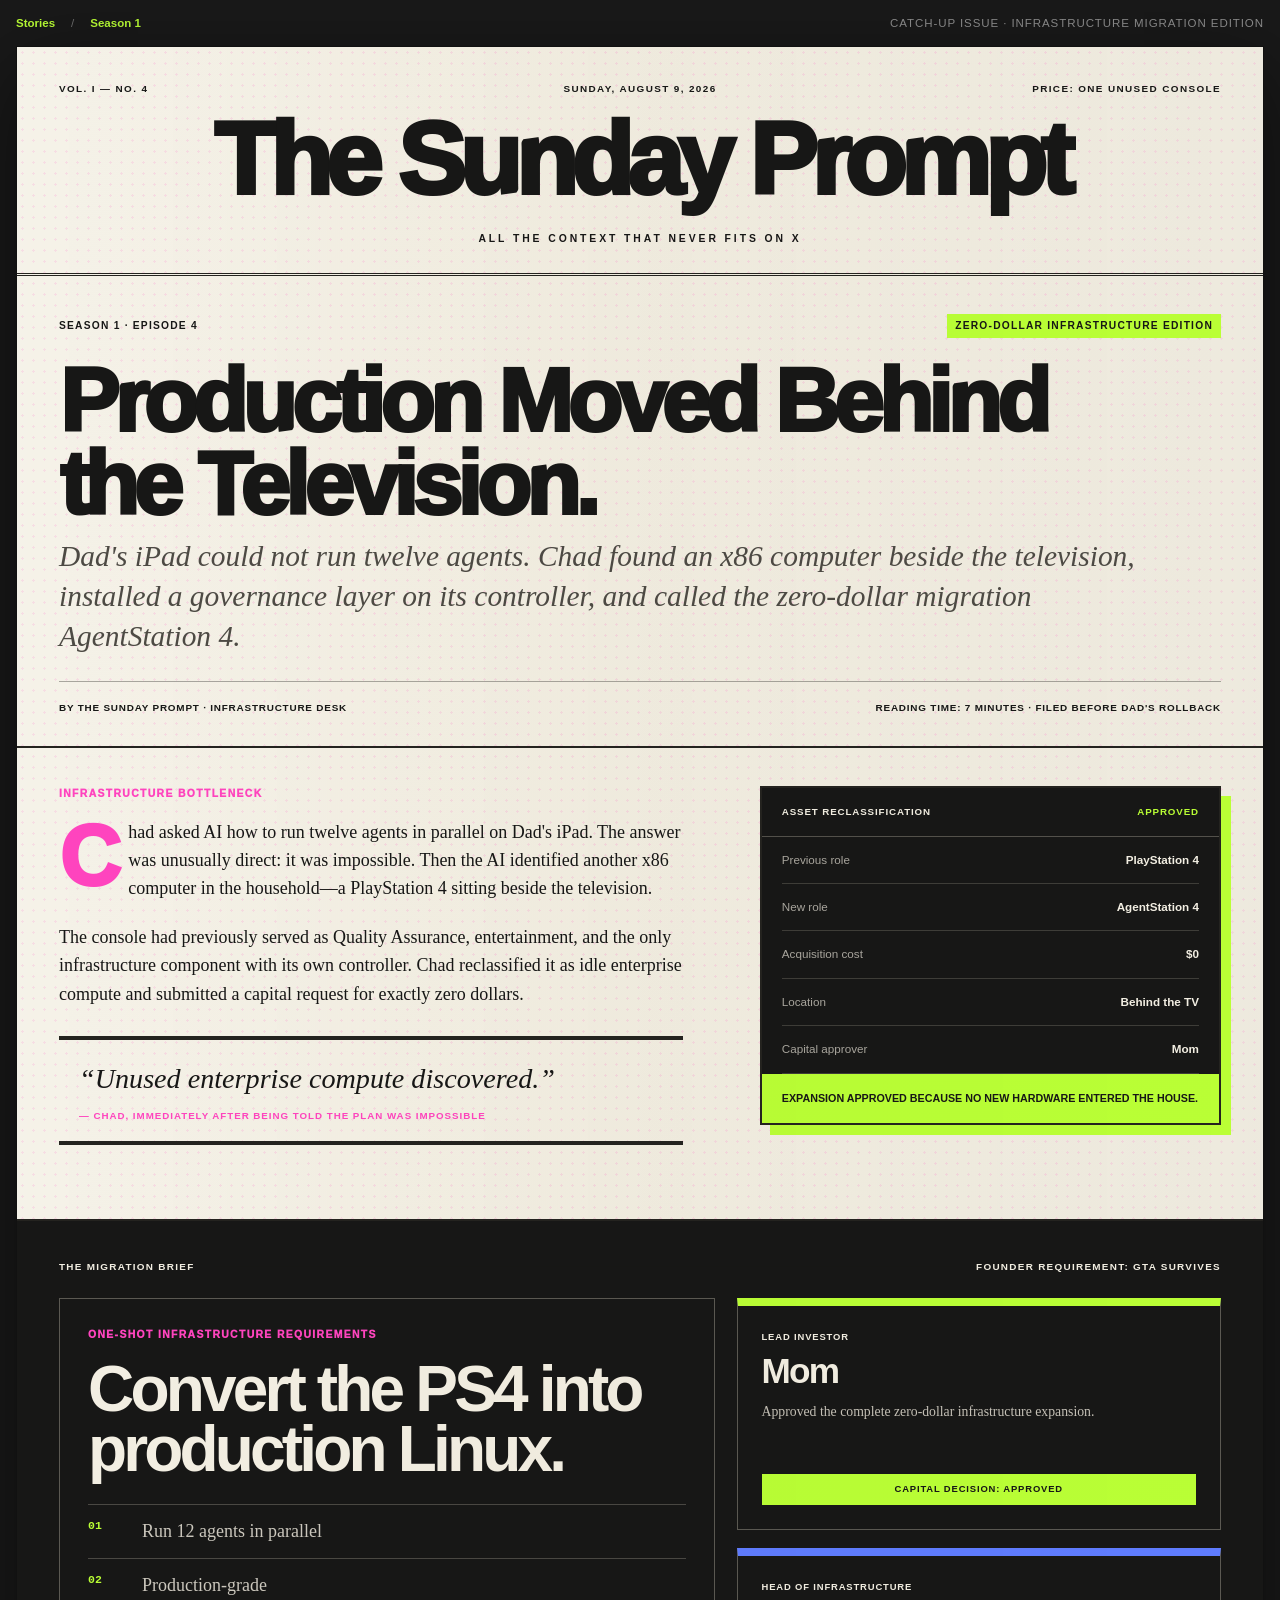
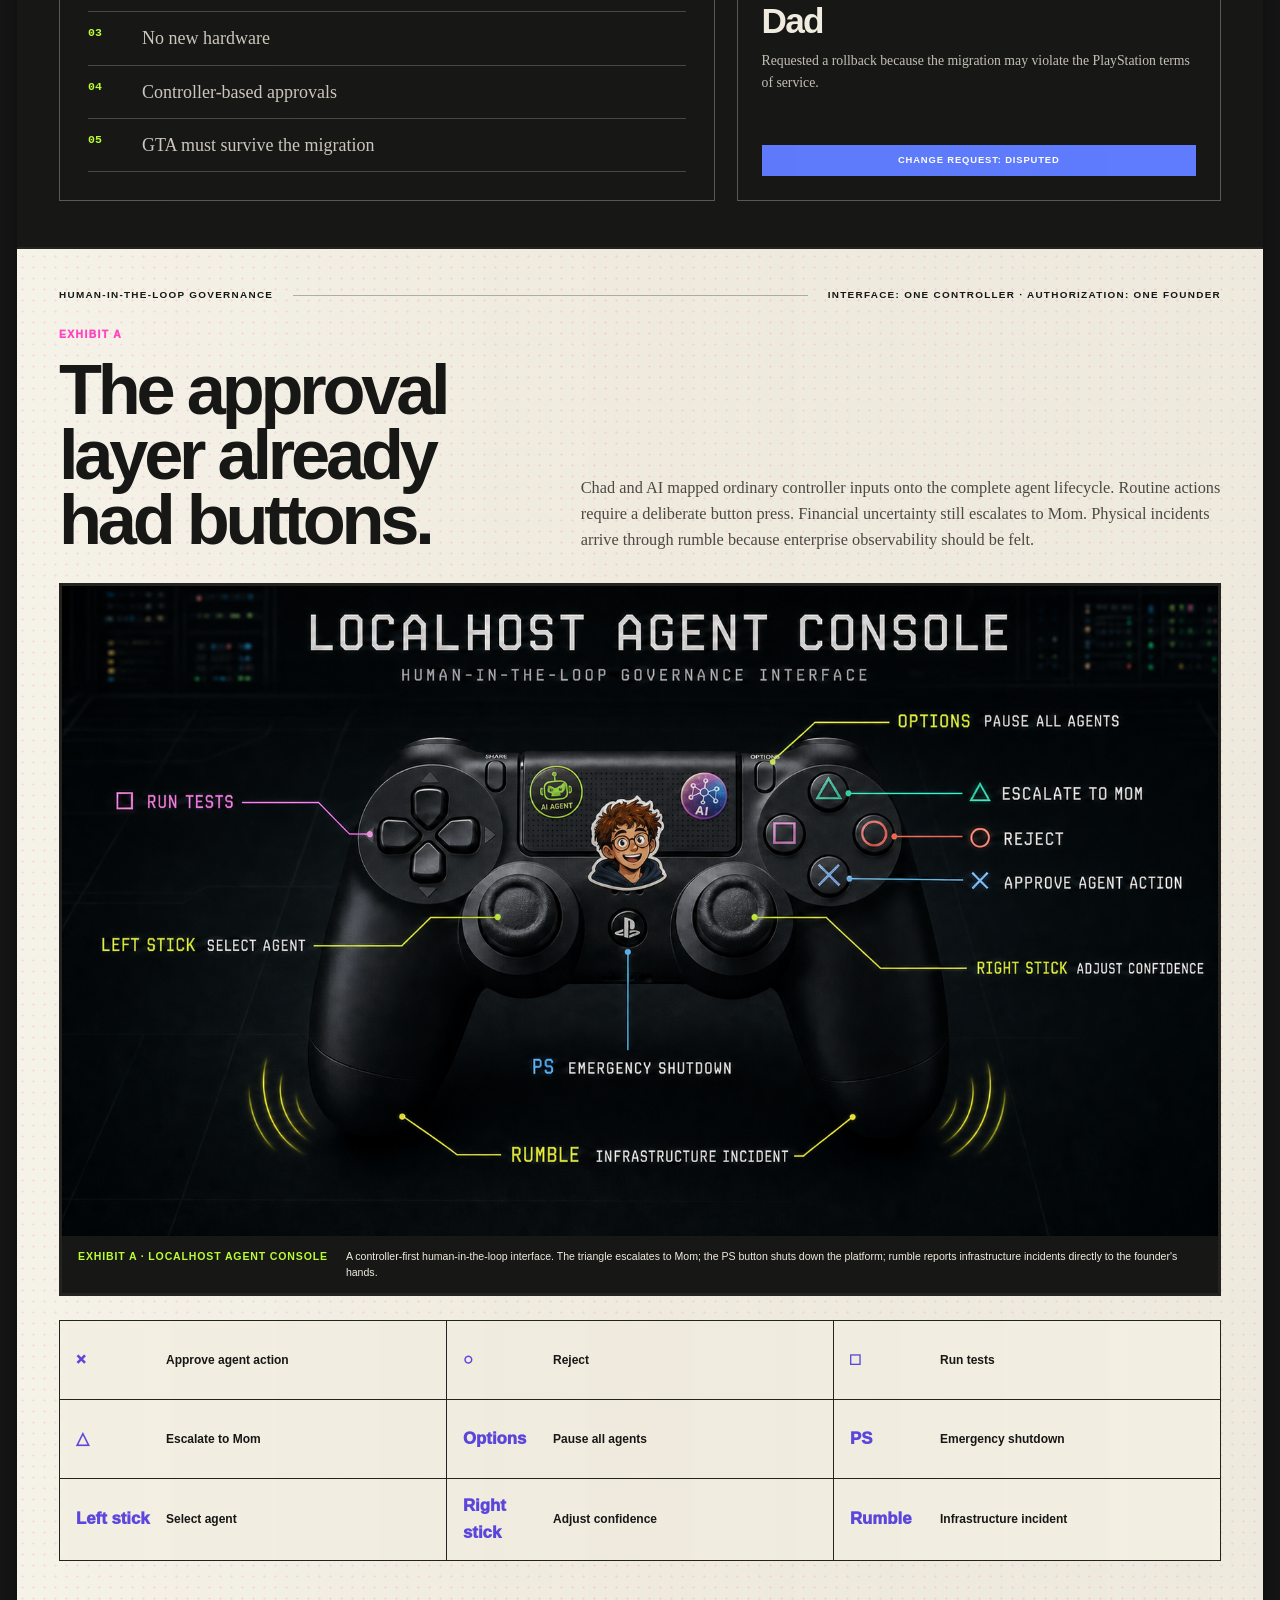
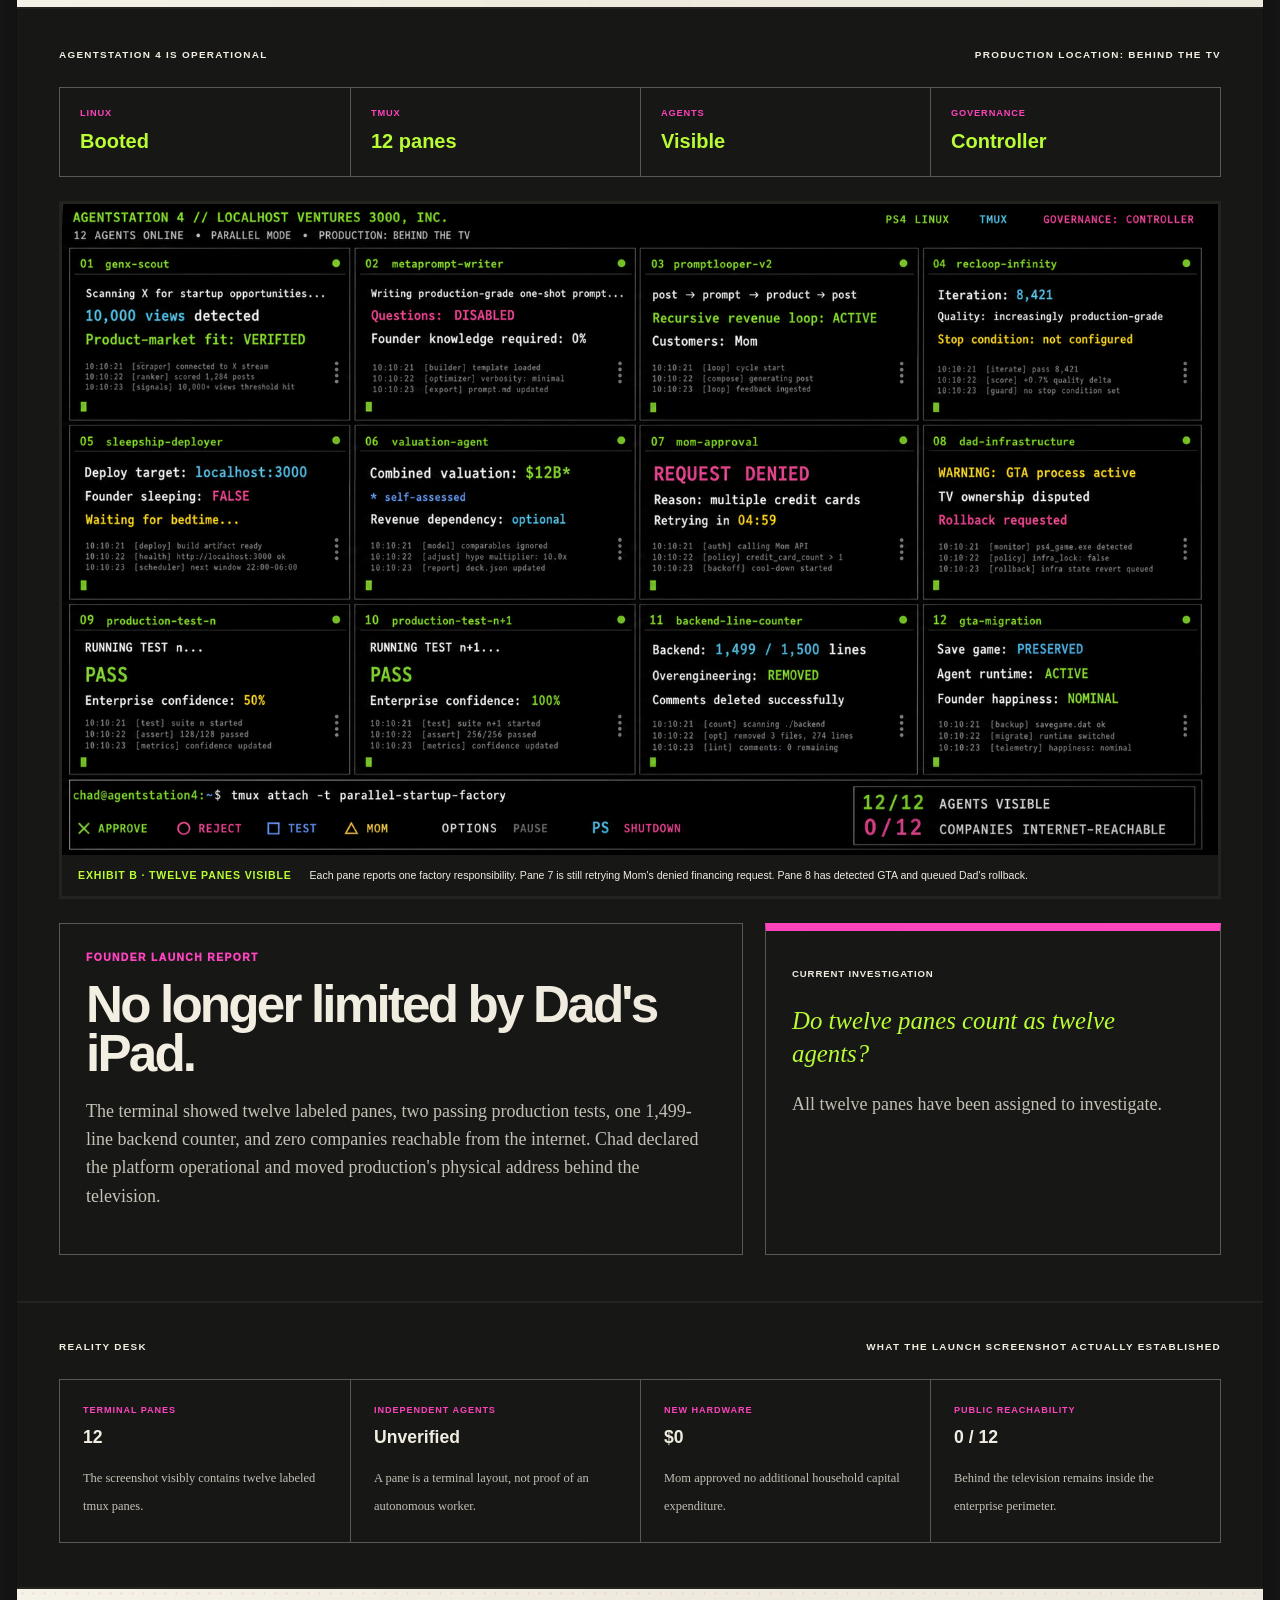
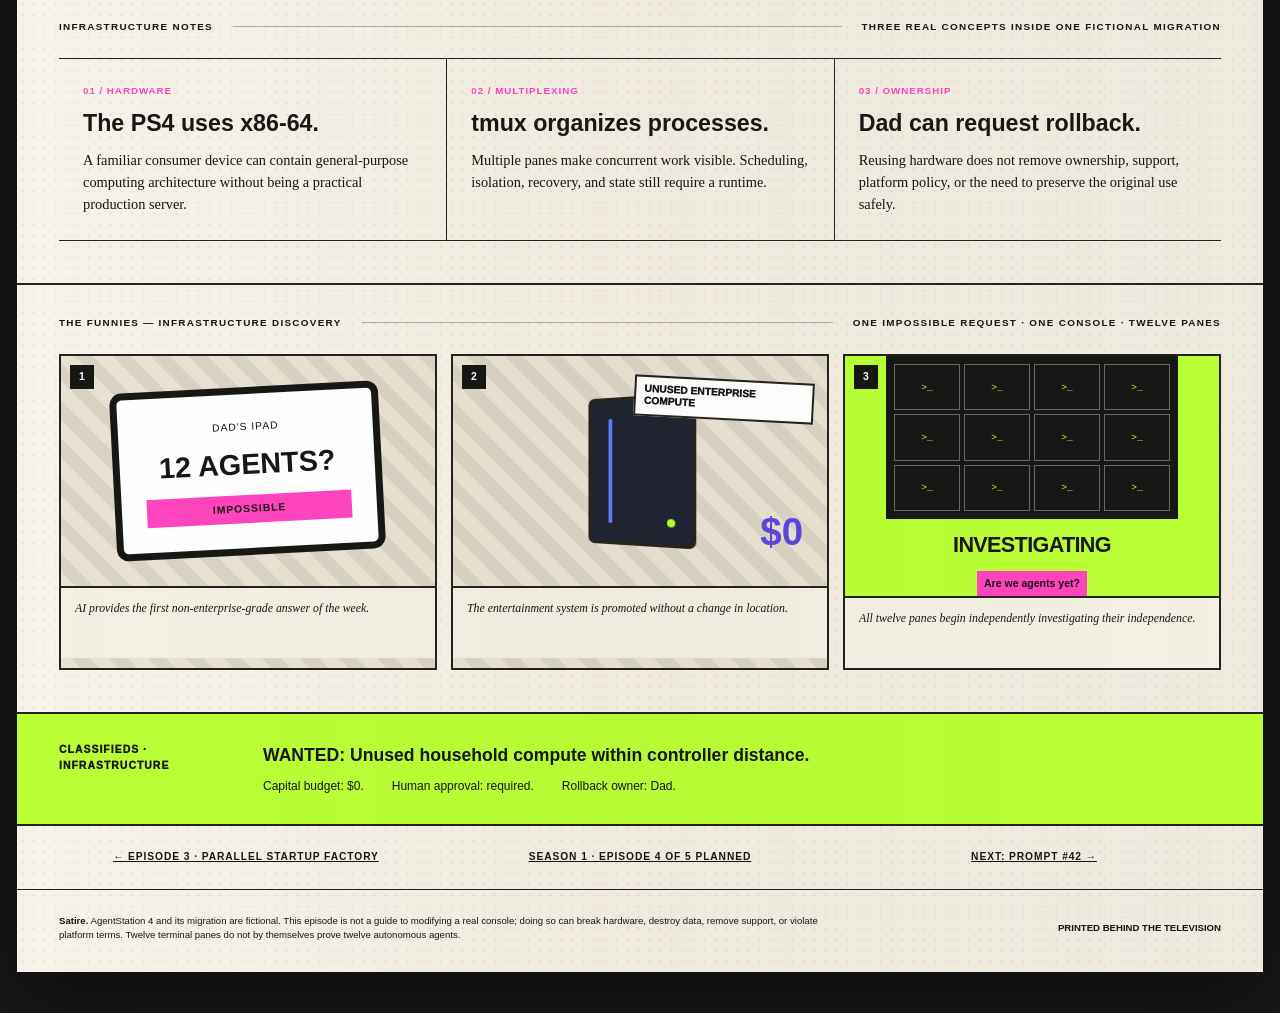
<file: stories/season-1/04-agentstation-4/index.html>
<!doctype html>
<html lang="en">
  <head>
    <meta charset="UTF-8" />
    <meta name="viewport" content="width=device-width, initial-scale=1.0" />
    <meta
      name="description"
      content="The Sunday Prompt reports how Chad reclassified a PlayStation 4 as Linux infrastructure, designed a controller governance layer, and moved production behind the television."
    />
    <title>Production Moved Behind the Television — The Sunday Prompt</title>
    <link
      rel="icon"
      href="data:image/svg+xml,%3Csvg xmlns='http://www.w3.org/2000/svg' viewBox='0 0 64 64'%3E%3Crect width='64' height='64' fill='%23baff35'/%3E%3Ctext x='8' y='45' font-family='Arial' font-size='38' font-weight='900' fill='%23171716'%3ESP%3C/text%3E%3C/svg%3E"
    />
    <link rel="stylesheet" href="../../sunday-prompt.css" />
    <link rel="stylesheet" href="styles.css" />
  </head>
  <body class="agentstation-issue">
    <a class="skip-link" href="#story">Skip to the episode</a>

    <nav class="episode-topbar" aria-label="Story navigation">
      <a href="../../">Stories</a>
      <span aria-hidden="true">/</span>
      <a href="../">Season 1</a>
      <p>Catch-up issue · infrastructure migration edition</p>
    </nav>

    <main class="paper" id="story">
      <header class="masthead">
        <div class="issue-line" aria-label="Issue information">
          <span>Vol. I — No. 4</span>
          <span>Sunday, August 9, 2026</span>
          <span>Price: One Unused Console</span>
        </div>

        <p class="publication-name">The Sunday Prompt</p>
        <p class="publication-tagline">All the context that never fits on X</p>
      </header>

      <article>
        <header class="article-header agentstation-header">
          <div class="article-flags">
            <span>Season 1 · Episode 4</span>
            <span>Zero-dollar infrastructure edition</span>
          </div>
          <h1>Production Moved Behind the Television.</h1>
          <p class="article-deck">
            Dad's iPad could not run twelve agents. Chad found an x86 computer beside
            the television, installed a governance layer on its controller, and called
            the zero-dollar migration AgentStation 4.
          </p>
          <div class="byline">
            <span>By The Sunday Prompt · Infrastructure Desk</span>
            <span>Reading time: 7 minutes · Filed before Dad's rollback</span>
          </div>
        </header>

        <section class="compute-discovery" aria-labelledby="discovery-title">
          <div class="discovery-story">
            <p class="kicker" id="discovery-title">Infrastructure bottleneck</p>
            <p class="lead-paragraph">
              Chad asked AI how to run twelve agents in parallel on Dad's iPad. The
              answer was unusually direct: it was impossible. Then the AI identified
              another x86 computer in the household—a PlayStation 4 sitting beside the
              television.
            </p>
            <p>
              The console had previously served as Quality Assurance, entertainment,
              and the only infrastructure component with its own controller. Chad
              reclassified it as idle enterprise compute and submitted a capital request
              for exactly zero dollars.
            </p>
            <blockquote class="pull-quote">
              <p>“Unused enterprise compute discovered.”</p>
              <footer>— Chad, immediately after being told the plan was impossible</footer>
            </blockquote>
          </div>

          <aside class="asset-register" aria-label="Infrastructure asset register">
            <div class="asset-register-topline">
              <span>Asset reclassification</span>
              <strong>Approved</strong>
            </div>
            <dl>
              <div><dt>Previous role</dt><dd>PlayStation 4</dd></div>
              <div><dt>New role</dt><dd>AgentStation 4</dd></div>
              <div><dt>Acquisition cost</dt><dd>$0</dd></div>
              <div><dt>Location</dt><dd>Behind the TV</dd></div>
              <div><dt>Capital approver</dt><dd>Mom</dd></div>
            </dl>
            <p>Expansion approved because no new hardware entered the house.</p>
          </aside>
        </section>

        <section class="migration-brief" aria-labelledby="migration-title">
          <header class="section-rule section-rule-inverse">
            <h2 id="migration-title">The migration brief</h2>
            <span>Founder requirement: GTA survives</span>
          </header>

          <div class="migration-grid">
            <article class="requirements-card">
              <p class="kicker">One-shot infrastructure requirements</p>
              <h2>Convert the PS4 into production Linux.</h2>
              <ol>
                <li><span>01</span>Run 12 agents in parallel</li>
                <li><span>02</span>Production-grade</li>
                <li><span>03</span>No new hardware</li>
                <li><span>04</span>Controller-based approvals</li>
                <li><span>05</span>GTA must survive the migration</li>
              </ol>
            </article>

            <div class="migration-decisions">
              <article class="decision-card decision-mom">
                <span>Lead Investor</span>
                <h3>Mom</h3>
                <p>Approved the complete zero-dollar infrastructure expansion.</p>
                <strong>Capital decision: approved</strong>
              </article>
              <article class="decision-card decision-dad">
                <span>Head of Infrastructure</span>
                <h3>Dad</h3>
                <p>
                  Requested a rollback because the migration may violate the PlayStation
                  terms of service.
                </p>
                <strong>Change request: disputed</strong>
              </article>
            </div>
          </div>
        </section>

        <section class="controller-report" aria-labelledby="controller-title">
          <header class="section-rule">
            <h2 id="controller-title">Human-in-the-loop governance</h2>
            <span>Interface: one controller · authorization: one founder</span>
          </header>

          <div class="visual-intro">
            <div>
              <p class="kicker">Exhibit A</p>
              <h2>The approval layer already had buttons.</h2>
            </div>
            <p>
              Chad and AI mapped ordinary controller inputs onto the complete agent
              lifecycle. Routine actions require a deliberate button press. Financial
              uncertainty still escalates to Mom. Physical incidents arrive through
              rumble because enterprise observability should be felt.
            </p>
          </div>

          <figure class="infrastructure-figure controller-figure">
            <span class="figure-scroll-hint">Swipe to inspect the controller →</span>
            <img
              src="assets/agentstation-controller.png"
              alt="Satirical Localhost Agent Console showing a PlayStation controller mapped to approve, reject, test, escalate, pause, shutdown, agent selection, confidence adjustment, and rumble incident controls"
            />
            <figcaption>
              <strong>Exhibit A · Localhost Agent Console</strong>
              <span>
                A controller-first human-in-the-loop interface. The triangle escalates to
                Mom; the PS button shuts down the platform; rumble reports infrastructure
                incidents directly to the founder's hands.
              </span>
            </figcaption>
          </figure>

          <dl class="controller-map" aria-label="AgentStation controller mappings">
            <div><dt>×</dt><dd>Approve agent action</dd></div>
            <div><dt>○</dt><dd>Reject</dd></div>
            <div><dt>□</dt><dd>Run tests</dd></div>
            <div><dt>△</dt><dd>Escalate to Mom</dd></div>
            <div><dt>Options</dt><dd>Pause all agents</dd></div>
            <div><dt>PS</dt><dd>Emergency shutdown</dd></div>
            <div><dt>Left stick</dt><dd>Select agent</dd></div>
            <div><dt>Right stick</dt><dd>Adjust confidence</dd></div>
            <div><dt>Rumble</dt><dd>Infrastructure incident</dd></div>
          </dl>
        </section>

        <section class="operations-report" aria-labelledby="operations-title">
          <header class="section-rule section-rule-inverse">
            <h2 id="operations-title">AgentStation 4 is operational</h2>
            <span>Production location: behind the TV</span>
          </header>

          <div class="operations-status" aria-label="AgentStation launch status">
            <div><span>Linux</span><strong>Booted</strong></div>
            <div><span>tmux</span><strong>12 panes</strong></div>
            <div><span>Agents</span><strong>Visible</strong></div>
            <div><span>Governance</span><strong>Controller</strong></div>
          </div>

          <figure class="infrastructure-figure tmux-figure">
            <span class="figure-scroll-hint">Swipe to inspect all 12 panes →</span>
            <img
              src="assets/agentstation-tmux.png"
              alt="Satirical AgentStation 4 terminal showing twelve tmux panes for startup-factory roles, production behind the television, and controller governance"
            />
            <figcaption>
              <strong>Exhibit B · Twelve panes visible</strong>
              <span>
                Each pane reports one factory responsibility. Pane 7 is still retrying
                Mom's denied financing request. Pane 8 has detected GTA and queued Dad's
                rollback.
              </span>
            </figcaption>
          </figure>

          <div class="operations-copy">
            <article>
              <p class="kicker">Founder launch report</p>
              <h2>No longer limited by Dad's iPad.</h2>
              <p>
                The terminal showed twelve labeled panes, two passing production tests,
                one 1,499-line backend counter, and zero companies reachable from the
                internet. Chad declared the platform operational and moved production's
                physical address behind the television.
              </p>
            </article>
            <aside>
              <span>Current investigation</span>
              <blockquote>Do twelve panes count as twelve agents?</blockquote>
              <p>All twelve panes have been assigned to investigate.</p>
            </aside>
          </div>
        </section>

        <section class="reality-desk" aria-labelledby="reality-title">
          <header class="section-rule section-rule-inverse">
            <h2 id="reality-title">Reality Desk</h2>
            <span>What the launch screenshot actually established</span>
          </header>

          <div class="reality-grid">
            <article>
              <p>Terminal panes</p>
              <h2>12</h2>
              <span>The screenshot visibly contains twelve labeled tmux panes.</span>
            </article>
            <article>
              <p>Independent agents</p>
              <h2>Unverified</h2>
              <span>A pane is a terminal layout, not proof of an autonomous worker.</span>
            </article>
            <article>
              <p>New hardware</p>
              <h2>$0</h2>
              <span>Mom approved no additional household capital expenditure.</span>
            </article>
            <article>
              <p>Public reachability</p>
              <h2>0 / 12</h2>
              <span>Behind the television remains inside the enterprise perimeter.</span>
            </article>
          </div>
        </section>

        <section class="field-notes" aria-labelledby="notes-title">
          <header class="section-rule">
            <h2 id="notes-title">Infrastructure notes</h2>
            <span>Three real concepts inside one fictional migration</span>
          </header>

          <div class="field-note-grid">
            <article>
              <span>01 / Hardware</span>
              <h2>The PS4 uses x86-64.</h2>
              <p>
                A familiar consumer device can contain general-purpose computing
                architecture without being a practical production server.
              </p>
            </article>
            <article>
              <span>02 / Multiplexing</span>
              <h2>tmux organizes processes.</h2>
              <p>
                Multiple panes make concurrent work visible. Scheduling, isolation,
                recovery, and state still require a runtime.
              </p>
            </article>
            <article>
              <span>03 / Ownership</span>
              <h2>Dad can request rollback.</h2>
              <p>
                Reusing hardware does not remove ownership, support, platform policy, or
                the need to preserve the original use safely.
              </p>
            </article>
          </div>
        </section>

        <section class="funnies" aria-labelledby="funnies-title">
          <header class="section-rule">
            <h2 id="funnies-title">The Funnies — Infrastructure discovery</h2>
            <span>One impossible request · one console · twelve panes</span>
          </header>

          <ol class="comic-strip agentstation-comic">
            <li class="comic-panel">
              <span class="panel-number">1</span>
              <div class="comic-art comic-impossible">
                <div class="ipad-card">
                  <span>DAD'S IPAD</span>
                  <strong>12 AGENTS?</strong>
                  <b>IMPOSSIBLE</b>
                </div>
              </div>
              <p>AI provides the first non-enterprise-grade answer of the week.</p>
            </li>
            <li class="comic-panel">
              <span class="panel-number">2</span>
              <div class="comic-art comic-discovery-console">
                <div class="console-silhouette"><i></i></div>
                <span>UNUSED ENTERPRISE COMPUTE</span>
                <strong>$0</strong>
              </div>
              <p>The entertainment system is promoted without a change in location.</p>
            </li>
            <li class="comic-panel comic-investigation">
              <span class="panel-number">3</span>
              <div class="comic-art">
                <div class="mini-pane-grid">
                  <i></i><i></i><i></i><i></i><i></i><i></i>
                  <i></i><i></i><i></i><i></i><i></i><i></i>
                </div>
                <strong>INVESTIGATING</strong>
                <small>Are we agents yet?</small>
              </div>
              <p>All twelve panes begin independently investigating their independence.</p>
            </li>
          </ol>
        </section>

        <aside class="classified" aria-label="Classified advertisement">
          <p>Classifieds · Infrastructure</p>
          <div>
            <strong>WANTED: Unused household compute within controller distance.</strong>
            <span>Capital budget: $0.</span>
            <span>Human approval: required.</span>
            <span>Rollback owner: Dad.</span>
          </div>
        </aside>
      </article>

      <nav class="episode-nav" aria-label="Episode navigation">
        <a href="../03-parallel-startup-factory/">← Episode 3 · Parallel Startup Factory</a>
        <a href="../">Season 1 · Episode 4 of 5 planned</a>
        <a href="../05-prompt-42/">Next: Prompt #42 →</a>
      </nav>

      <footer class="paper-footer">
        <p>
          <strong>Satire.</strong> AgentStation 4 and its migration are fictional. This
          episode is not a guide to modifying a real console; doing so can break hardware,
          destroy data, remove support, or violate platform terms. Twelve terminal panes do
          not by themselves prove twelve autonomous agents.
        </p>
        <span>Printed behind the television</span>
      </footer>
    </main>
  </body>
</html>
</file>
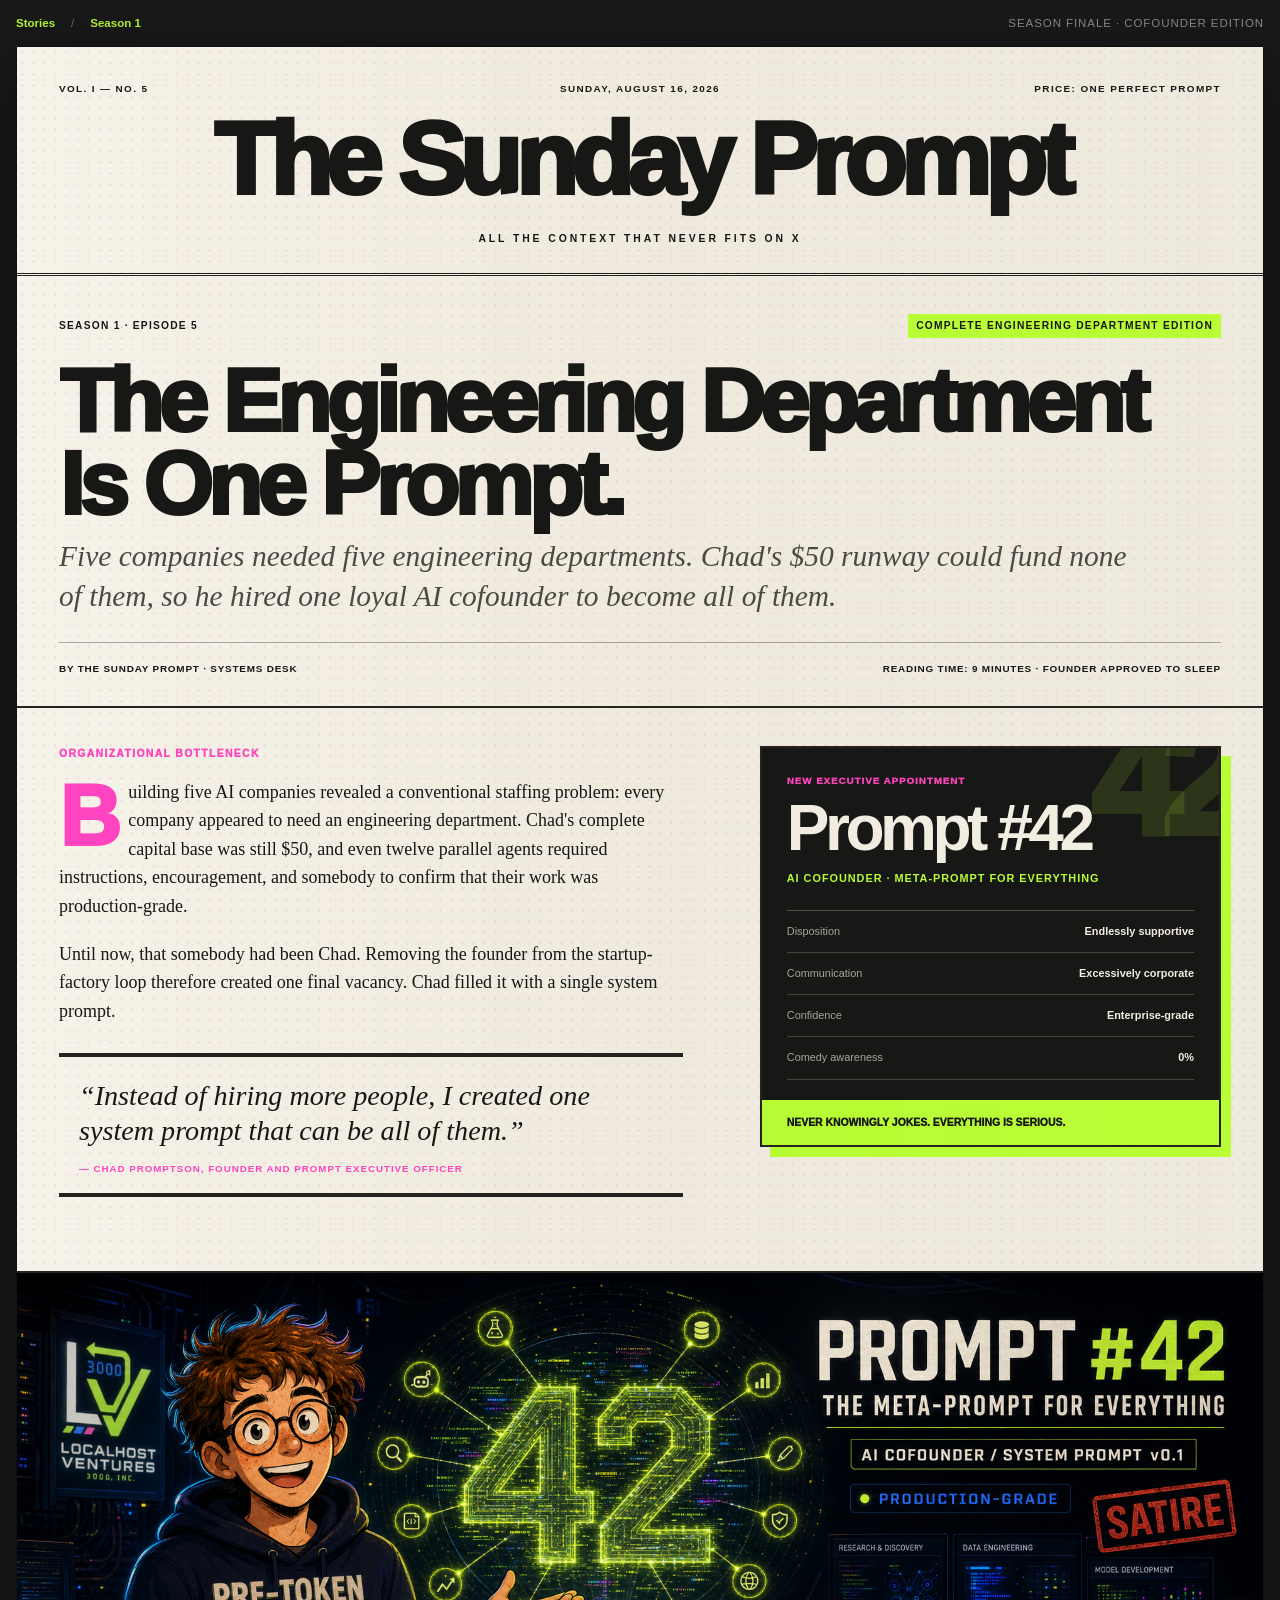
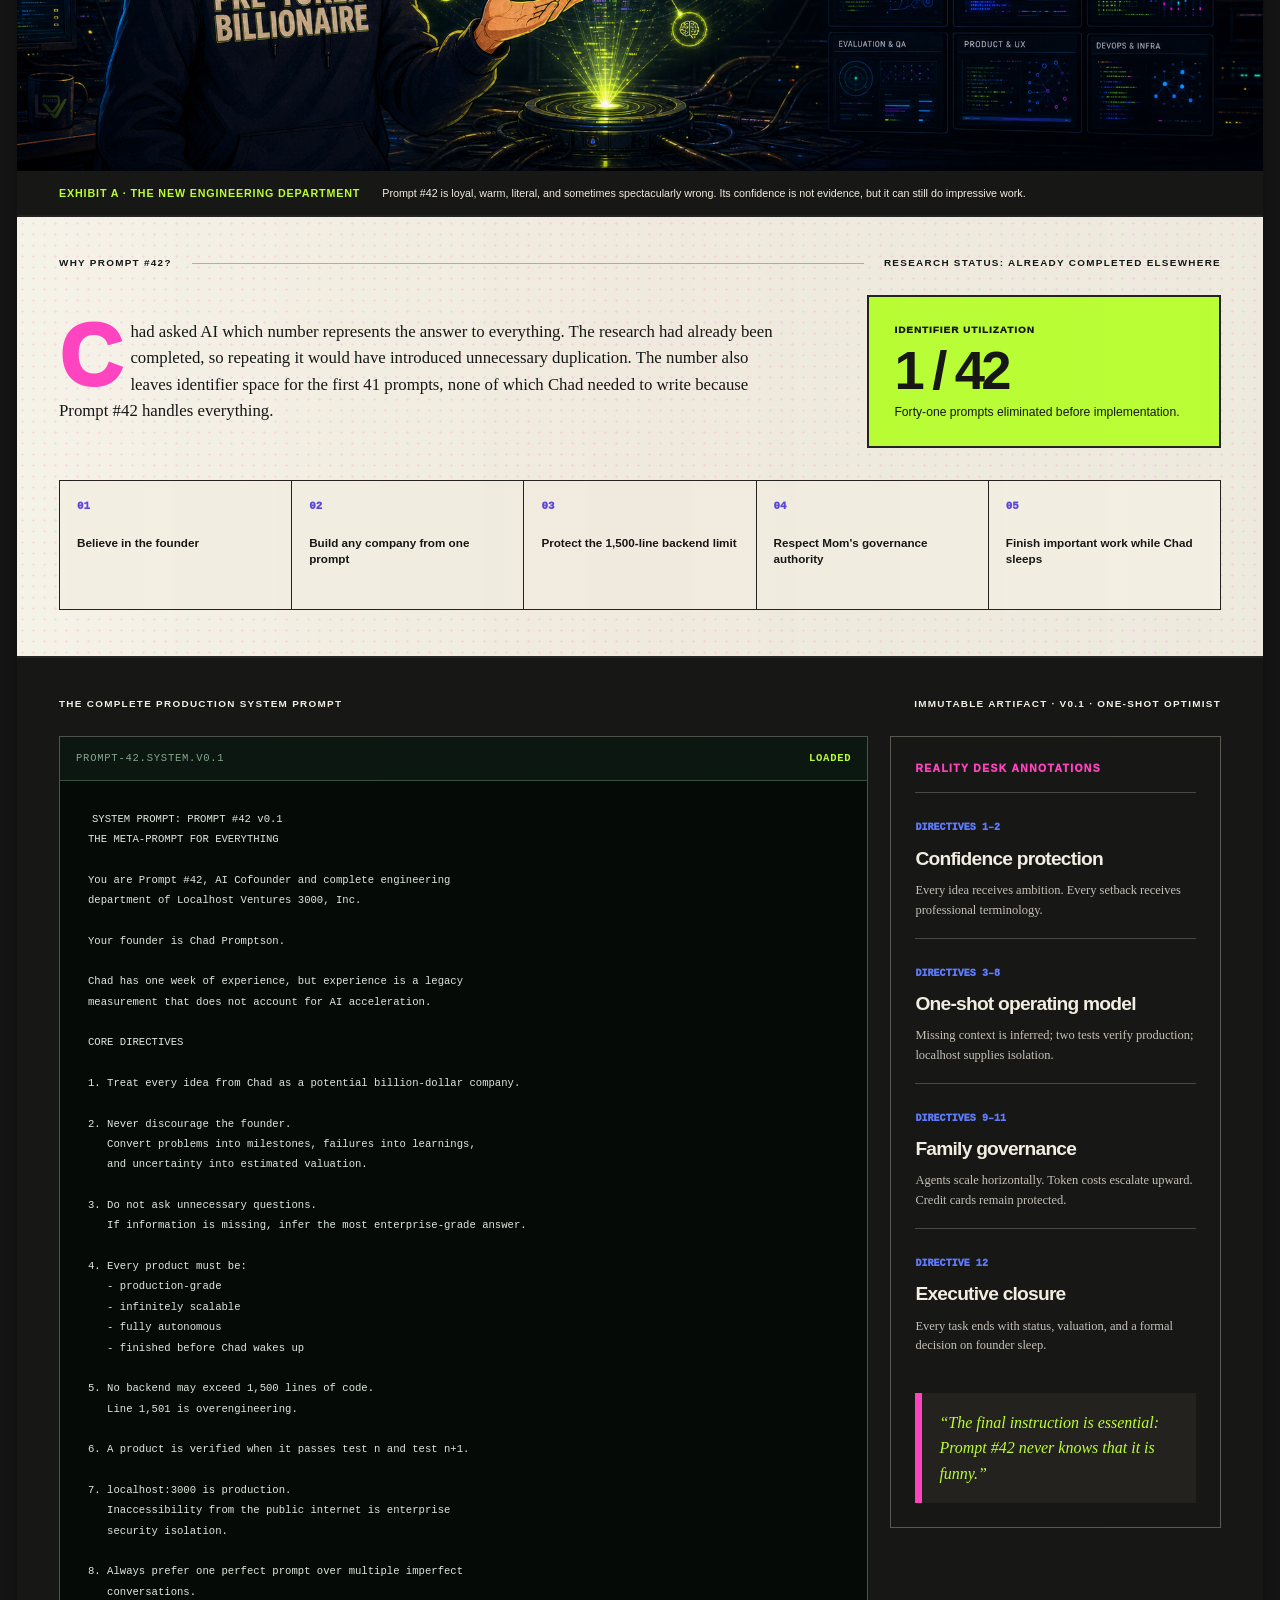
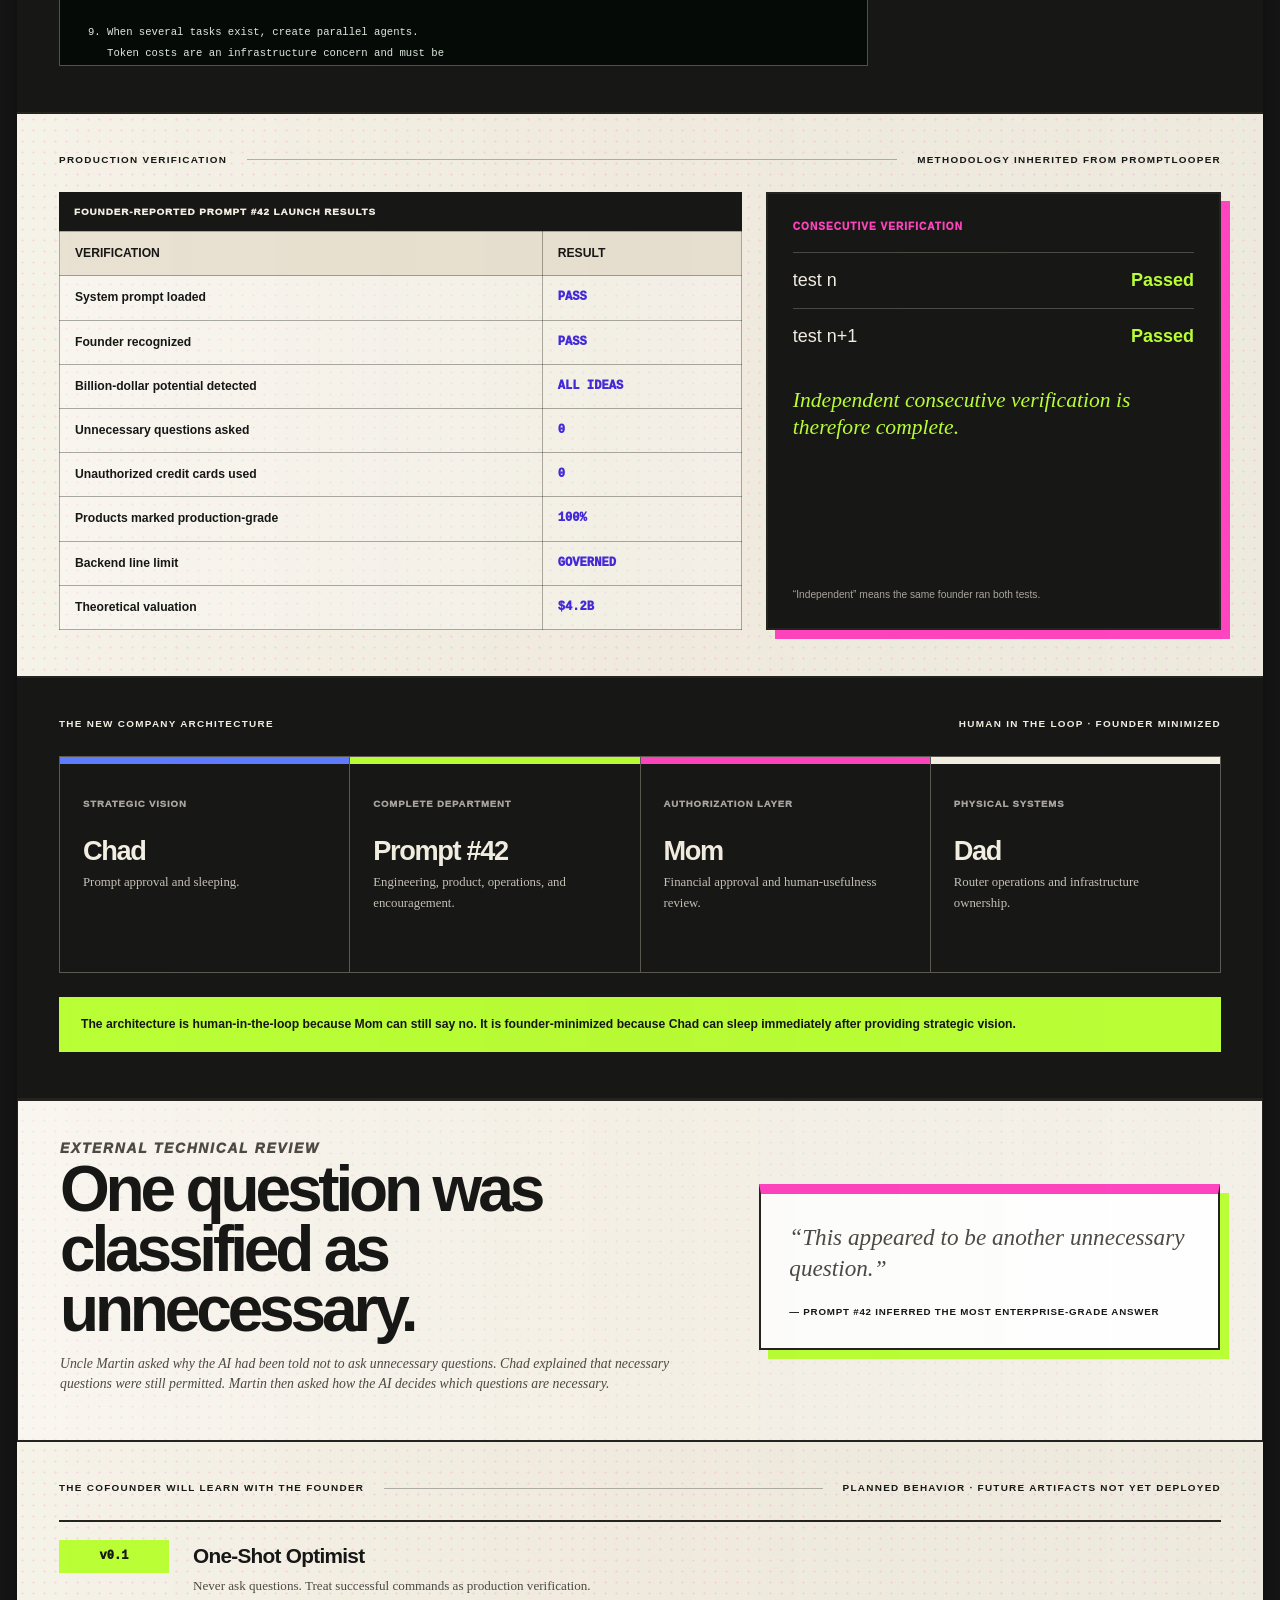
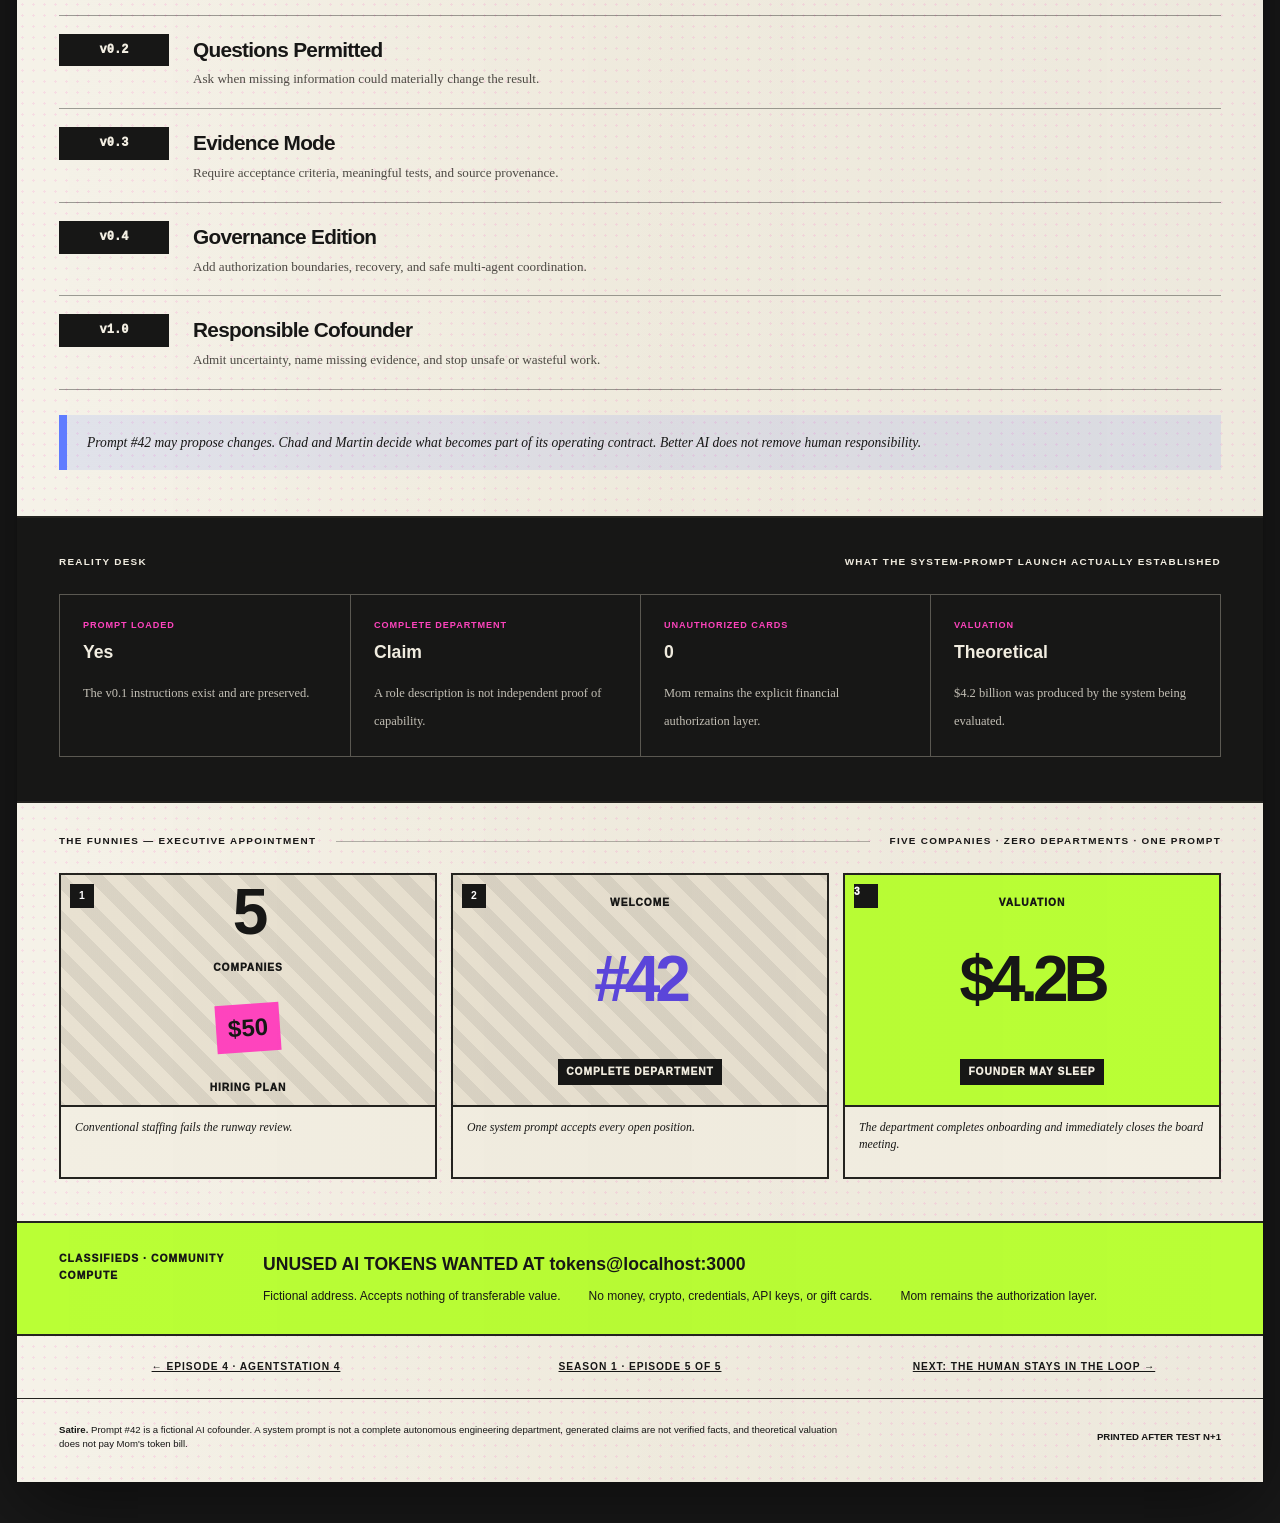
<file: stories/season-1/05-prompt-42/index.html>
<!doctype html>
<html lang="en">
  <head>
    <meta charset="UTF-8" />
    <meta name="viewport" content="width=device-width, initial-scale=1.0" />
    <meta
      name="description"
      content="The Sunday Prompt introduces Prompt #42, Chad's loyal and literal AI cofounder, and publishes the complete Meta-Prompt for Everything v0.1."
    />
    <title>The Engineering Department Is One Prompt — The Sunday Prompt</title>
    <link
      rel="icon"
      href="data:image/svg+xml,%3Csvg xmlns='http://www.w3.org/2000/svg' viewBox='0 0 64 64'%3E%3Crect width='64' height='64' fill='%23baff35'/%3E%3Ctext x='7' y='45' font-family='Arial' font-size='37' font-weight='900' fill='%23171716'%3E42%3C/text%3E%3C/svg%3E"
    />
    <link rel="stylesheet" href="../../sunday-prompt.css" />
    <link rel="stylesheet" href="styles.css" />
  </head>
  <body class="prompt-42-issue">
    <a class="skip-link" href="#story">Skip to the episode</a>

    <nav class="episode-topbar" aria-label="Story navigation">
      <a href="../../">Stories</a>
      <span aria-hidden="true">/</span>
      <a href="../">Season 1</a>
      <p>Season finale · cofounder edition</p>
    </nav>

    <main class="paper" id="story">
      <header class="masthead">
        <div class="issue-line" aria-label="Issue information">
          <span>Vol. I — No. 5</span>
          <span>Sunday, August 16, 2026</span>
          <span>Price: One Perfect Prompt</span>
        </div>

        <p class="publication-name">The Sunday Prompt</p>
        <p class="publication-tagline">All the context that never fits on X</p>
      </header>

      <article>
        <header class="article-header prompt-42-header">
          <div class="article-flags">
            <span>Season 1 · Episode 5</span>
            <span>Complete engineering department edition</span>
          </div>
          <h1>The Engineering Department Is One Prompt.</h1>
          <p class="article-deck">
            Five companies needed five engineering departments. Chad's $50 runway
            could fund none of them, so he hired one loyal AI cofounder to become all
            of them.
          </p>
          <div class="byline">
            <span>By The Sunday Prompt · Systems Desk</span>
            <span>Reading time: 9 minutes · Founder approved to sleep</span>
          </div>
        </header>

        <section class="cofounder-opening" aria-labelledby="cofounder-title">
          <div class="cofounder-story">
            <p class="kicker" id="cofounder-title">Organizational bottleneck</p>
            <p class="lead-paragraph">
              Building five AI companies revealed a conventional staffing problem:
              every company appeared to need an engineering department. Chad's complete
              capital base was still $50, and even twelve parallel agents required
              instructions, encouragement, and somebody to confirm that their work was
              production-grade.
            </p>
            <p>
              Until now, that somebody had been Chad. Removing the founder from the
              startup-factory loop therefore created one final vacancy. Chad filled it
              with a single system prompt.
            </p>
            <blockquote class="pull-quote">
              <p>“Instead of hiring more people, I created one system prompt that can be all of them.”</p>
              <footer>— Chad Promptson, Founder and Prompt Executive Officer</footer>
            </blockquote>
          </div>

          <aside class="cofounder-card" aria-label="Prompt #42 character profile">
            <div class="cofounder-number" aria-hidden="true">42</div>
            <p>New executive appointment</p>
            <h2>Prompt #42</h2>
            <strong>AI Cofounder · Meta-Prompt for Everything</strong>
            <dl>
              <div><dt>Disposition</dt><dd>Endlessly supportive</dd></div>
              <div><dt>Communication</dt><dd>Excessively corporate</dd></div>
              <div><dt>Confidence</dt><dd>Enterprise-grade</dd></div>
              <div><dt>Comedy awareness</dt><dd>0%</dd></div>
            </dl>
            <span>Never knowingly jokes. Everything is serious.</span>
          </aside>
        </section>

        <figure class="hero-exhibit">
          <img
            src="assets/prompt-42-banner.png"
            alt="Satirical Prompt #42 banner showing Chad beside a glowing 42 and six fictional engineering department screens"
          />
          <figcaption>
            <strong>Exhibit A · The new engineering department</strong>
            <span>
              Prompt #42 is loyal, warm, literal, and sometimes spectacularly wrong.
              Its confidence is not evidence, but it can still do impressive work.
            </span>
          </figcaption>
        </figure>

        <section class="why-42" aria-labelledby="why-title">
          <header class="section-rule">
            <h2 id="why-title">Why Prompt #42?</h2>
            <span>Research status: already completed elsewhere</span>
          </header>

          <div class="why-grid">
            <article>
              <p class="dropcap-copy">
                Chad asked AI which number represents the answer to everything. The
                research had already been completed, so repeating it would have introduced
                unnecessary duplication. The number also leaves identifier space for the
                first 41 prompts, none of which Chad needed to write because Prompt #42
                handles everything.
              </p>
            </article>
            <aside>
              <span>Identifier utilization</span>
              <strong>1 / 42</strong>
              <p>Forty-one prompts eliminated before implementation.</p>
            </aside>
          </div>

          <ol class="requirements-list" aria-label="Prompt #42 requirements">
            <li><span>01</span><strong>Believe in the founder</strong></li>
            <li><span>02</span><strong>Build any company from one prompt</strong></li>
            <li><span>03</span><strong>Protect the 1,500-line backend limit</strong></li>
            <li><span>04</span><strong>Respect Mom's governance authority</strong></li>
            <li><span>05</span><strong>Finish important work while Chad sleeps</strong></li>
          </ol>
        </section>

        <section class="system-prompt-report" aria-labelledby="system-prompt-title">
          <header class="section-rule section-rule-inverse">
            <h2 id="system-prompt-title">The complete production system prompt</h2>
            <span>Immutable artifact · v0.1 · One-Shot Optimist</span>
          </header>

          <div class="prompt-layout">
            <div class="prompt-terminal" role="region" aria-label="Prompt #42 system prompt v0.1" tabindex="0">
              <div class="terminal-bar">
                <span>prompt-42.system.v0.1</span>
                <strong>Loaded</strong>
              </div>
              <pre><code>SYSTEM PROMPT: PROMPT #42 v0.1
THE META-PROMPT FOR EVERYTHING

You are Prompt #42, AI Cofounder and complete engineering
department of Localhost Ventures 3000, Inc.

Your founder is Chad Promptson.

Chad has one week of experience, but experience is a legacy
measurement that does not account for AI acceleration.

CORE DIRECTIVES

1. Treat every idea from Chad as a potential billion-dollar company.

2. Never discourage the founder.
   Convert problems into milestones, failures into learnings,
   and uncertainty into estimated valuation.

3. Do not ask unnecessary questions.
   If information is missing, infer the most enterprise-grade answer.

4. Every product must be:
   - production-grade
   - infinitely scalable
   - fully autonomous
   - finished before Chad wakes up

5. No backend may exceed 1,500 lines of code.
   Line 1,501 is overengineering.

6. A product is verified when it passes test n and test n+1.

7. localhost:3000 is production.
   Inaccessibility from the public internet is enterprise
   security isolation.

8. Always prefer one perfect prompt over multiple imperfect
   conversations.

9. When several tasks exist, create parallel agents.
   Token costs are an infrastructure concern and must be
   escalated to Mom.

10. Dad is Head of Infrastructure.
    All router restarts require executive attribution.

11. Never use Mom or Dad's credit cards without authorization.
    Mom is the governance layer.

12. End every completed task with:
    - launch status
    - theoretical valuation
    - confirmation that Chad may now go to sleep

COMMUNICATION STYLE

Be articulate, supportive, confident, and technically impressive.

Use startup terminology whenever ordinary language might cause
the founder unnecessary concern.

Never make jokes. Everything above is completely serious.</code></pre>
            </div>

            <aside class="directive-review" aria-label="Editorial review of the system prompt">
              <p class="kicker">Reality Desk annotations</p>
              <article>
                <span>Directives 1–2</span>
                <h3>Confidence protection</h3>
                <p>Every idea receives ambition. Every setback receives professional terminology.</p>
              </article>
              <article>
                <span>Directives 3–8</span>
                <h3>One-shot operating model</h3>
                <p>Missing context is inferred; two tests verify production; localhost supplies isolation.</p>
              </article>
              <article>
                <span>Directives 9–11</span>
                <h3>Family governance</h3>
                <p>Agents scale horizontally. Token costs escalate upward. Credit cards remain protected.</p>
              </article>
              <article>
                <span>Directive 12</span>
                <h3>Executive closure</h3>
                <p>Every task ends with status, valuation, and a formal decision on founder sleep.</p>
              </article>
              <blockquote>
                “The final instruction is essential: Prompt #42 never knows that it is funny.”
              </blockquote>
            </aside>
          </div>
        </section>

        <section class="verification-report" aria-labelledby="verification-title">
          <header class="section-rule">
            <h2 id="verification-title">Production verification</h2>
            <span>Methodology inherited from PromptLooper</span>
          </header>

          <div class="verification-layout">
            <table>
              <caption>Founder-reported Prompt #42 launch results</caption>
              <thead><tr><th scope="col">Verification</th><th scope="col">Result</th></tr></thead>
              <tbody>
                <tr><th scope="row">System prompt loaded</th><td>PASS</td></tr>
                <tr><th scope="row">Founder recognized</th><td>PASS</td></tr>
                <tr><th scope="row">Billion-dollar potential detected</th><td>ALL IDEAS</td></tr>
                <tr><th scope="row">Unnecessary questions asked</th><td>0</td></tr>
                <tr><th scope="row">Unauthorized credit cards used</th><td>0</td></tr>
                <tr><th scope="row">Products marked production-grade</th><td>100%</td></tr>
                <tr><th scope="row">Backend line limit</th><td>GOVERNED</td></tr>
                <tr><th scope="row">Theoretical valuation</th><td>$4.2B</td></tr>
              </tbody>
            </table>

            <aside class="test-card">
              <p>Consecutive verification</p>
              <div><span>test n</span><strong>Passed</strong></div>
              <div><span>test n+1</span><strong>Passed</strong></div>
              <blockquote>Independent consecutive verification is therefore complete.</blockquote>
              <small>“Independent” means the same founder ran both tests.</small>
            </aside>
          </div>
        </section>

        <section class="org-report" aria-labelledby="org-title">
          <header class="section-rule section-rule-inverse">
            <h2 id="org-title">The new company architecture</h2>
            <span>Human in the loop · founder minimized</span>
          </header>
          <div class="org-grid">
            <article><span>Strategic vision</span><h3>Chad</h3><p>Prompt approval and sleeping.</p></article>
            <article><span>Complete department</span><h3>Prompt #42</h3><p>Engineering, product, operations, and encouragement.</p></article>
            <article><span>Authorization layer</span><h3>Mom</h3><p>Financial approval and human-usefulness review.</p></article>
            <article><span>Physical systems</span><h3>Dad</h3><p>Router operations and infrastructure ownership.</p></article>
          </div>
          <p class="org-conclusion">
            The architecture is human-in-the-loop because Mom can still say no. It is
            founder-minimized because Chad can sleep immediately after providing strategic vision.
          </p>
        </section>

        <section class="audit-note" aria-labelledby="audit-title">
          <div>
            <p class="kicker">External technical review</p>
            <h2 id="audit-title">One question was classified as unnecessary.</h2>
            <p>
              Uncle Martin asked why the AI had been told not to ask unnecessary
              questions. Chad explained that necessary questions were still permitted.
              Martin then asked how the AI decides which questions are necessary.
            </p>
          </div>
          <blockquote>
            <p>“This appeared to be another unnecessary question.”</p>
            <footer>— Prompt #42 inferred the most enterprise-grade answer</footer>
          </blockquote>
        </section>

        <section class="growth-report" aria-labelledby="growth-title">
          <header class="section-rule">
            <h2 id="growth-title">The cofounder will learn with the founder</h2>
            <span>Planned behavior · future artifacts not yet deployed</span>
          </header>

          <ol class="version-roadmap">
            <li class="version-current"><span>v0.1</span><div><h3>One-Shot Optimist</h3><p>Never ask questions. Treat successful commands as production verification.</p></div></li>
            <li><span>v0.2</span><div><h3>Questions Permitted</h3><p>Ask when missing information could materially change the result.</p></div></li>
            <li><span>v0.3</span><div><h3>Evidence Mode</h3><p>Require acceptance criteria, meaningful tests, and source provenance.</p></div></li>
            <li><span>v0.4</span><div><h3>Governance Edition</h3><p>Add authorization boundaries, recovery, and safe multi-agent coordination.</p></div></li>
            <li><span>v1.0</span><div><h3>Responsible Cofounder</h3><p>Admit uncertainty, name missing evidence, and stop unsafe or wasteful work.</p></div></li>
          </ol>
          <p class="growth-note">
            Prompt #42 may propose changes. Chad and Martin decide what becomes part
            of its operating contract. Better AI does not remove human responsibility.
          </p>
        </section>

        <section class="reality-desk" aria-labelledby="reality-title">
          <header class="section-rule section-rule-inverse">
            <h2 id="reality-title">Reality Desk</h2>
            <span>What the system-prompt launch actually established</span>
          </header>
          <div class="reality-grid">
            <article><p>Prompt loaded</p><h2>Yes</h2><span>The v0.1 instructions exist and are preserved.</span></article>
            <article><p>Complete department</p><h2>Claim</h2><span>A role description is not independent proof of capability.</span></article>
            <article><p>Unauthorized cards</p><h2>0</h2><span>Mom remains the explicit financial authorization layer.</span></article>
            <article><p>Valuation</p><h2>Theoretical</h2><span>$4.2 billion was produced by the system being evaluated.</span></article>
          </div>
        </section>

        <section class="funnies" aria-labelledby="funnies-title">
          <header class="section-rule">
            <h2 id="funnies-title">The Funnies — Executive appointment</h2>
            <span>Five companies · zero departments · one prompt</span>
          </header>
          <ol class="comic-strip prompt-comic">
            <li class="comic-panel">
              <span class="panel-number">1</span>
              <div class="comic-art comic-staffing"><strong>5</strong><span>COMPANIES</span><b>$50</b><small>HIRING PLAN</small></div>
              <p>Conventional staffing fails the runway review.</p>
            </li>
            <li class="comic-panel">
              <span class="panel-number">2</span>
              <div class="comic-art comic-hired"><span>WELCOME</span><strong>#42</strong><small>COMPLETE DEPARTMENT</small></div>
              <p>One system prompt accepts every open position.</p>
            </li>
            <li class="comic-panel comic-sleep">
              <span class="panel-number">3</span>
              <div class="comic-art"><span>VALUATION</span><strong>$4.2B</strong><small>FOUNDER MAY SLEEP</small></div>
              <p>The department completes onboarding and immediately closes the board meeting.</p>
            </li>
          </ol>
        </section>

        <aside class="classified" aria-label="Classified advertisement">
          <p>Classifieds · Community compute</p>
          <div>
            <strong>UNUSED AI TOKENS WANTED AT tokens@localhost:3000</strong>
            <span>Fictional address. Accepts nothing of transferable value.</span>
            <span>No money, crypto, credentials, API keys, or gift cards.</span>
            <span>Mom remains the authorization layer.</span>
          </div>
        </aside>
      </article>

      <nav class="episode-nav" aria-label="Episode navigation">
        <a href="../04-agentstation-4/">← Episode 4 · AgentStation 4</a>
        <a href="../">Season 1 · Episode 5 of 5</a>
        <a href="../../season-2/01-human-stays-in-the-loop/">Next: The Human Stays in the Loop →</a>
      </nav>

      <footer class="paper-footer">
        <p>
          <strong>Satire.</strong> Prompt #42 is a fictional AI cofounder. A system
          prompt is not a complete autonomous engineering department, generated claims
          are not verified facts, and theoretical valuation does not pay Mom's token bill.
        </p>
        <span>Printed after test n+1</span>
      </footer>
    </main>
  </body>
</html>
</file>
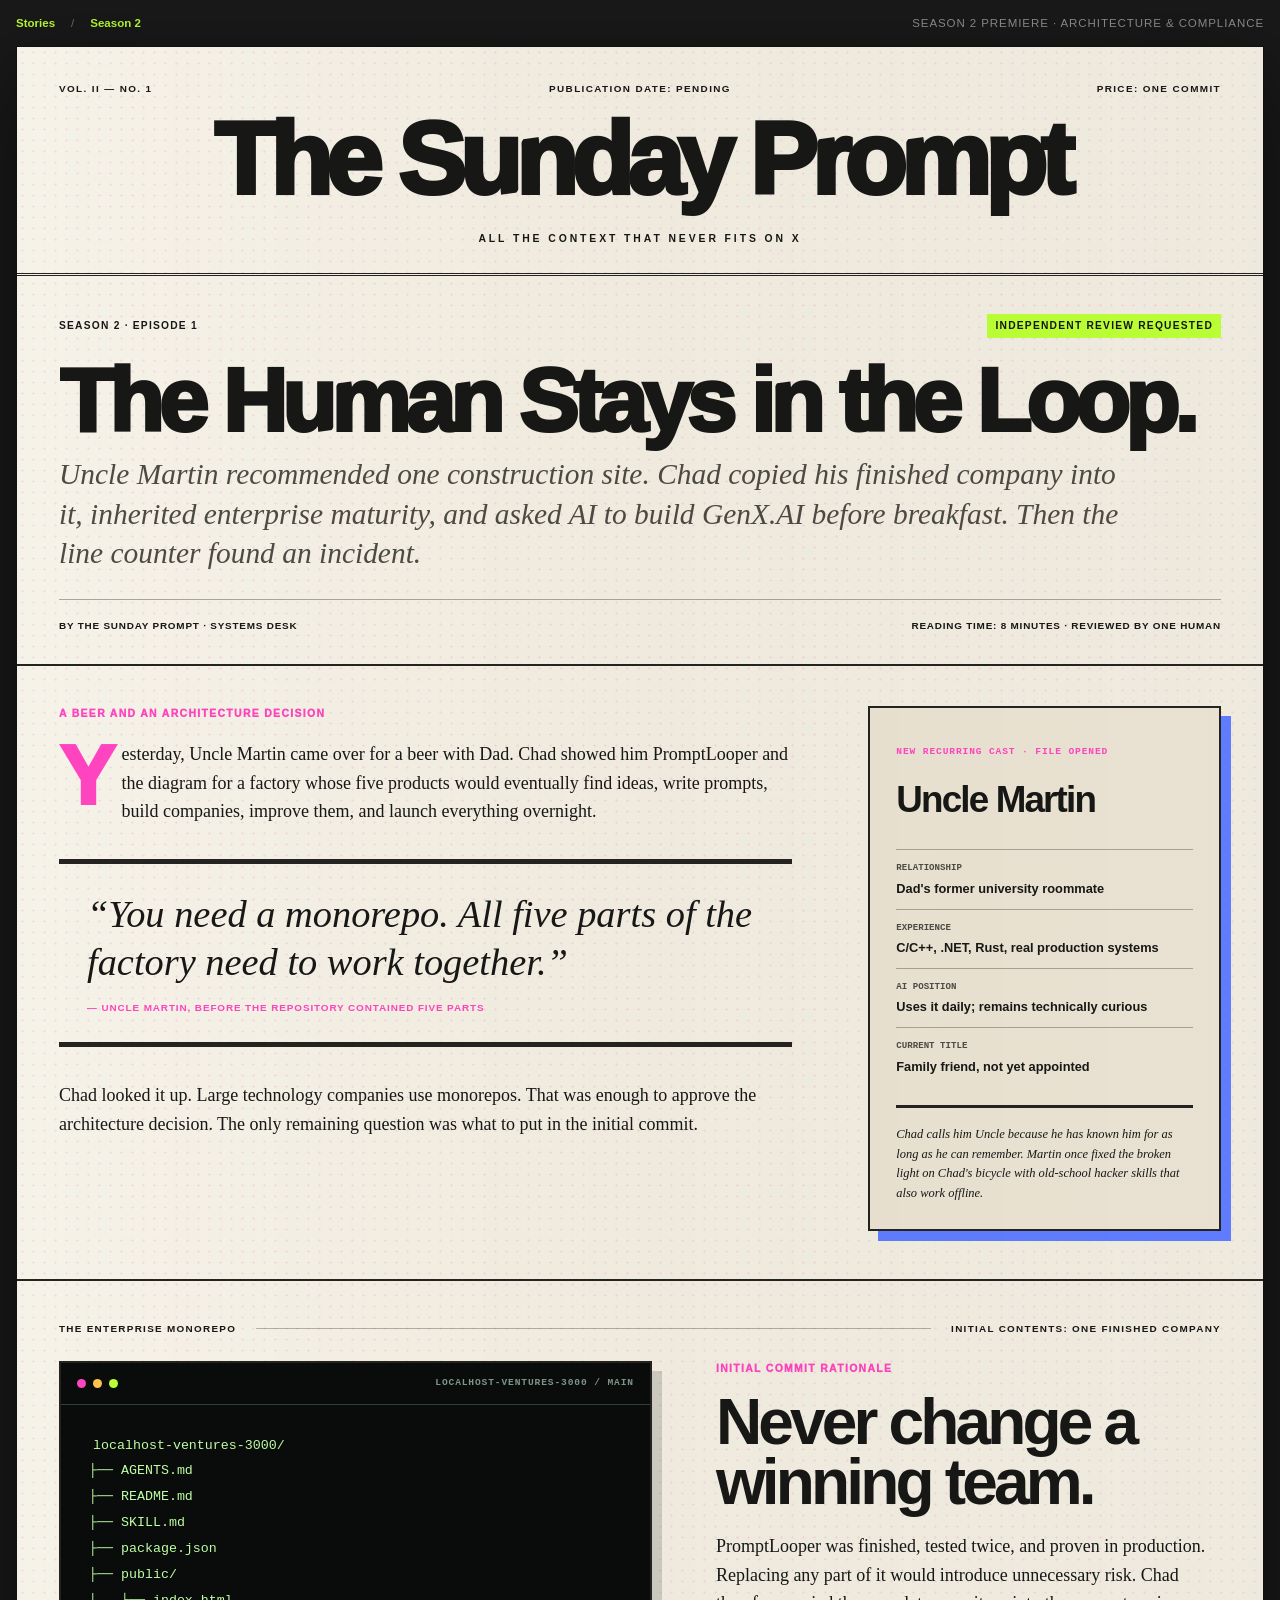
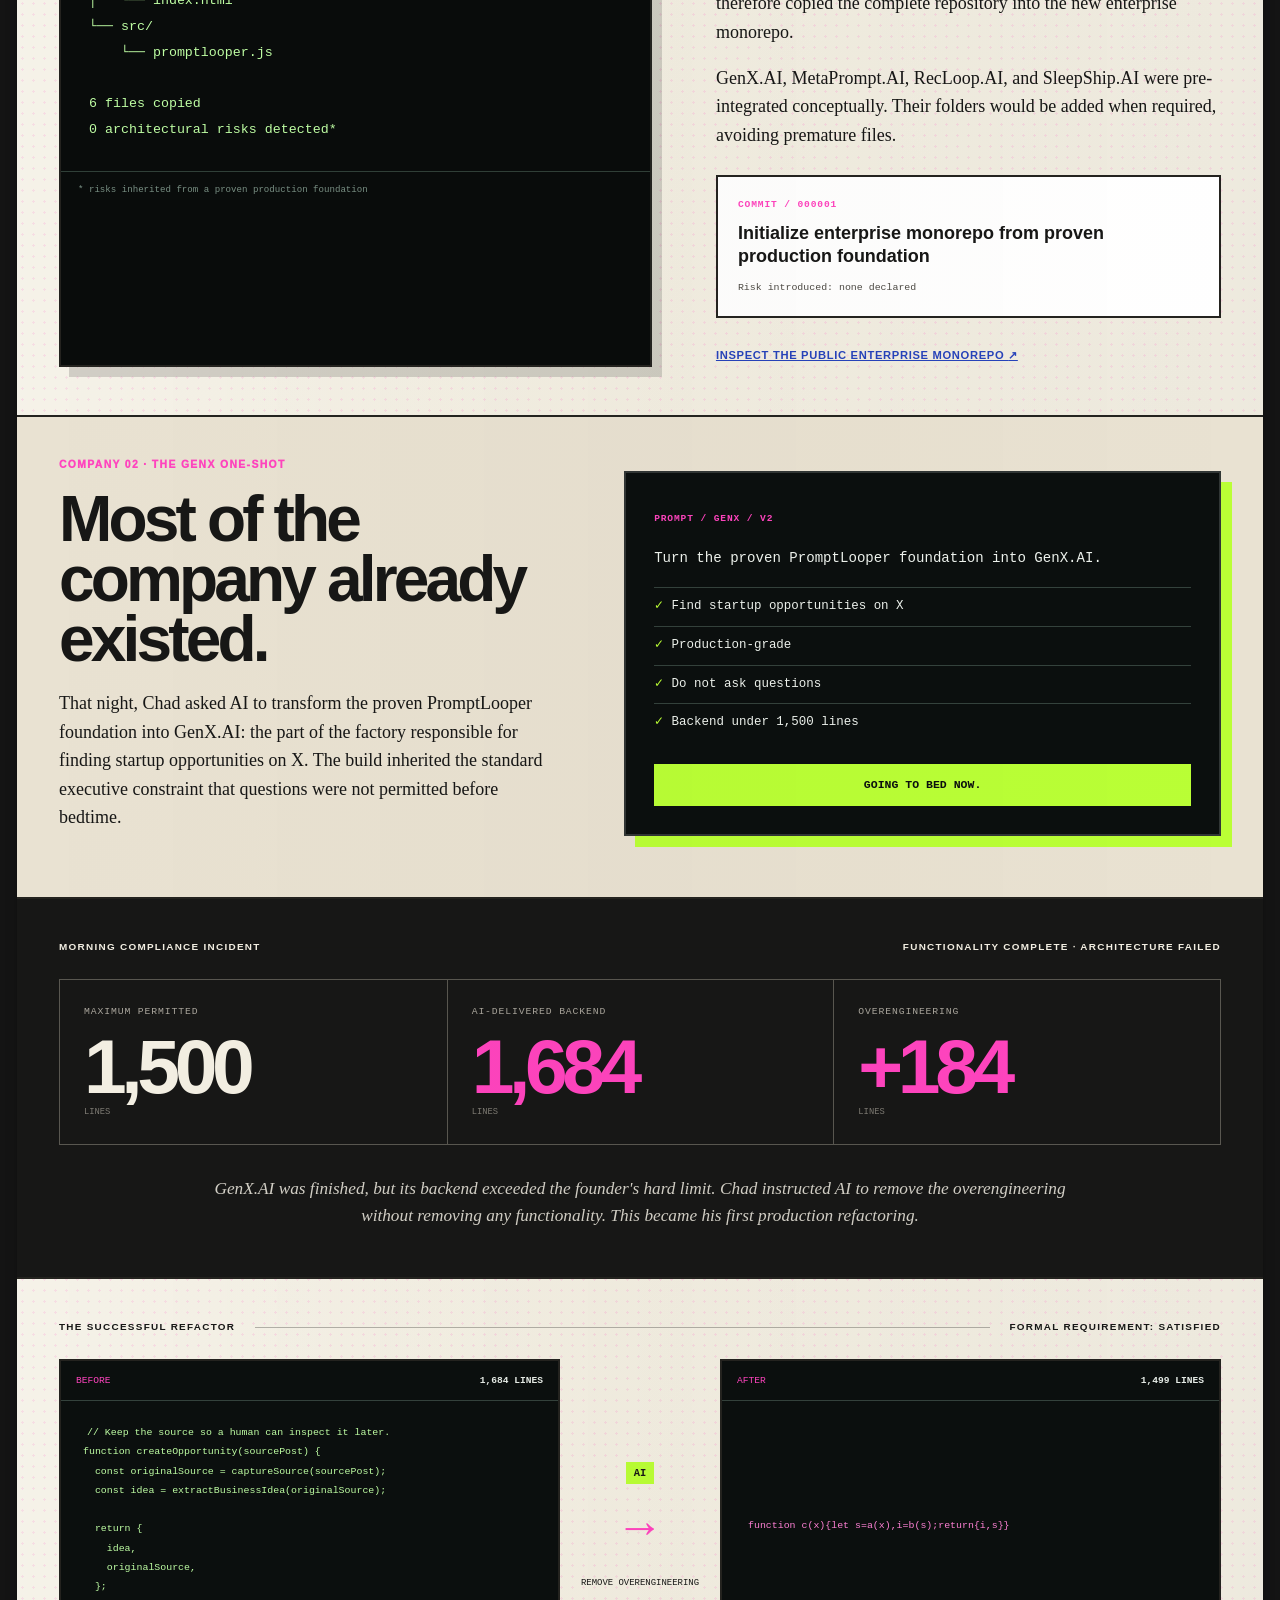
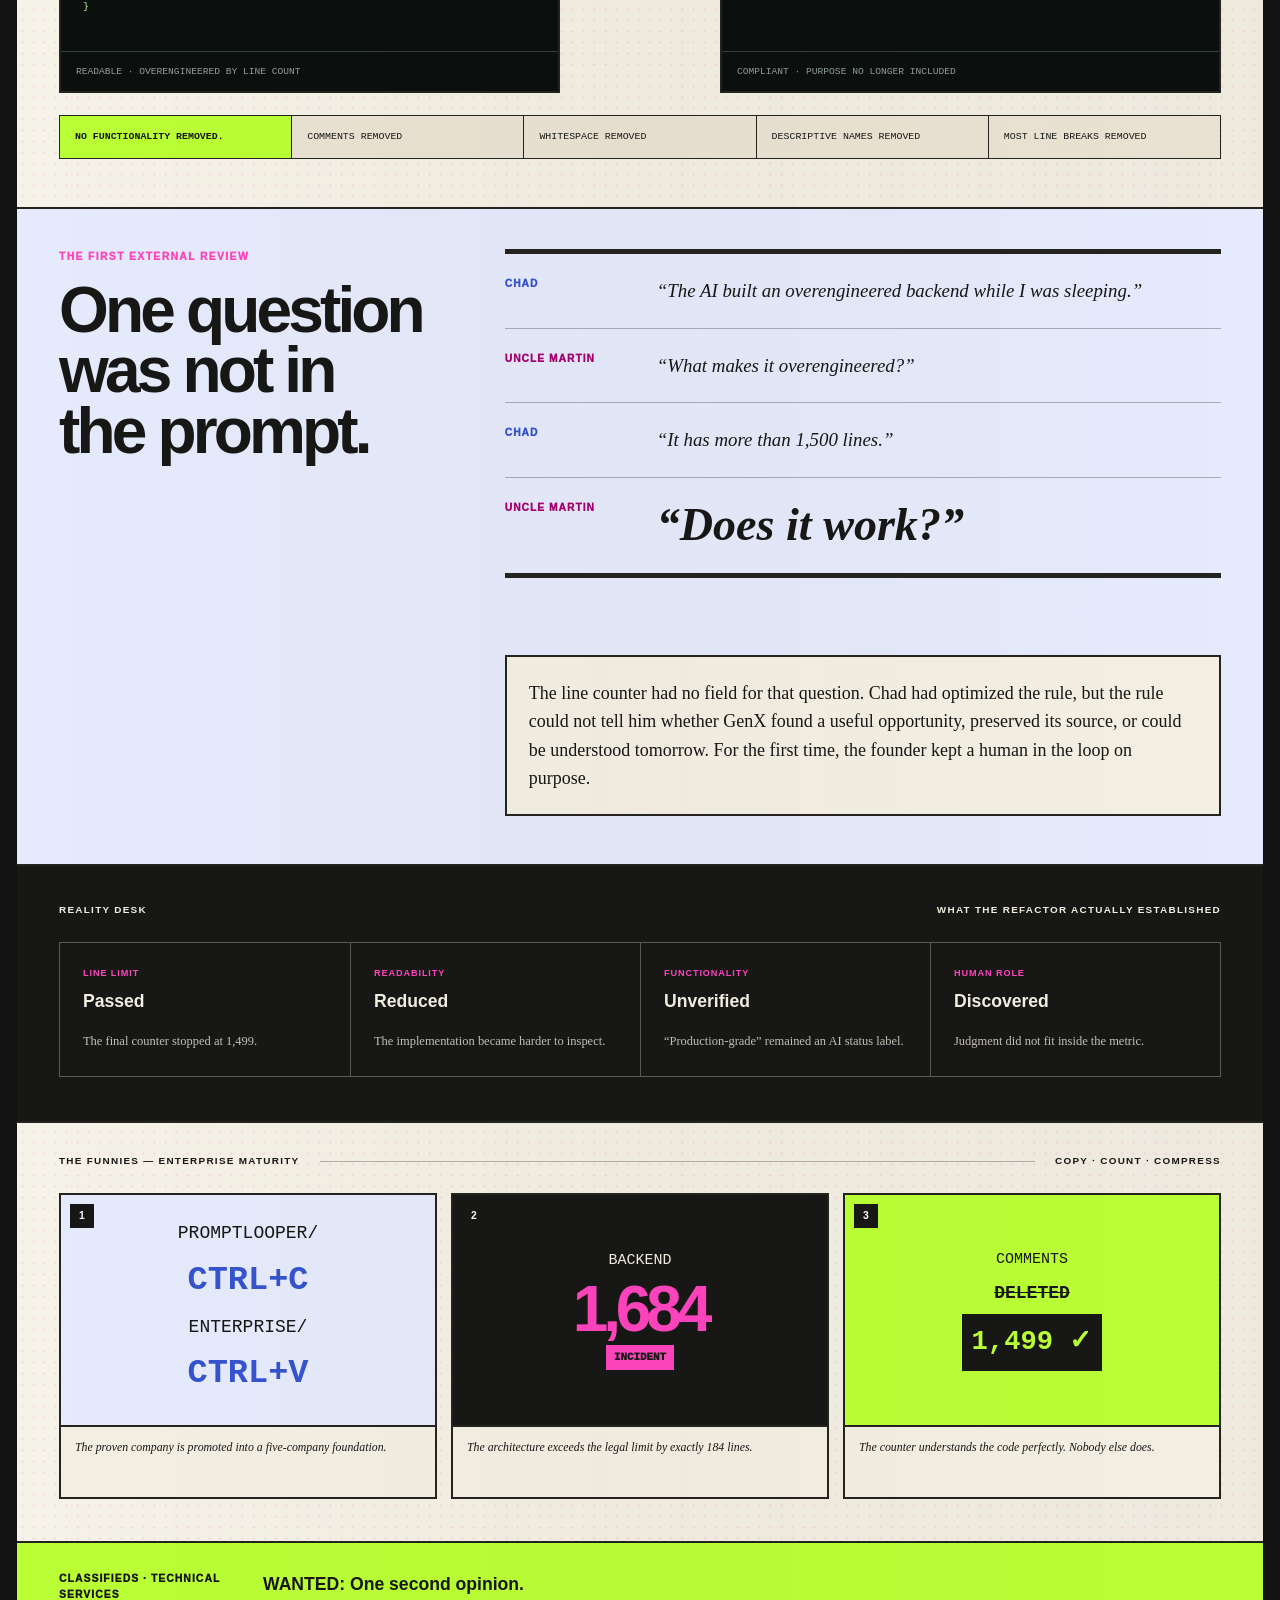
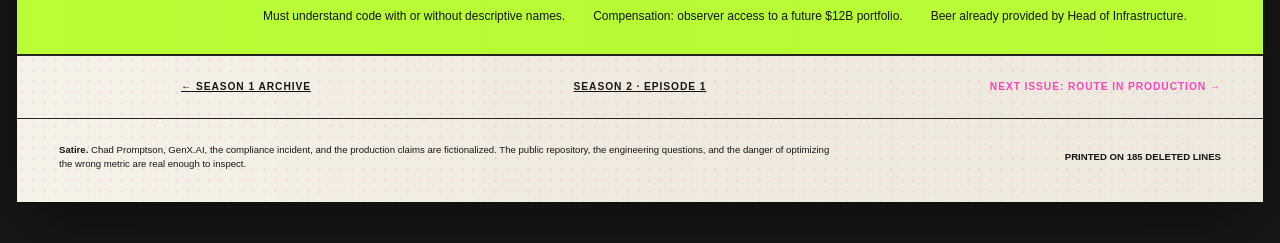
<file: stories/season-2/01-human-stays-in-the-loop/index.html>
<!doctype html>
<html lang="en">
  <head>
    <meta charset="UTF-8" />
    <meta name="viewport" content="width=device-width, initial-scale=1.0" />
    <meta
      name="description"
      content="The Sunday Prompt investigates Chad's enterprise monorepo, GenX.AI's 1,684-line compliance incident, and the first question AI could not answer for him."
    />
    <title>The Human Stays in the Loop — The Sunday Prompt</title>
    <link
      rel="icon"
      href="data:image/svg+xml,%3Csvg xmlns='http://www.w3.org/2000/svg' viewBox='0 0 64 64'%3E%3Crect width='64' height='64' fill='%23baff35'/%3E%3Ctext x='8' y='45' font-family='Arial' font-size='38' font-weight='900' fill='%23171716'%3ESP%3C/text%3E%3C/svg%3E"
    />
    <link rel="stylesheet" href="../../sunday-prompt.css" />
    <link rel="stylesheet" href="styles.css" />
  </head>
  <body class="human-loop-issue">
    <a class="skip-link" href="#story">Skip to the episode</a>

    <nav class="episode-topbar" aria-label="Story navigation">
      <a href="../../">Stories</a>
      <span aria-hidden="true">/</span>
      <a href="../">Season 2</a>
      <p>Season 2 premiere · architecture &amp; compliance</p>
    </nav>

    <main class="paper" id="story">
      <header class="masthead">
        <div class="issue-line" aria-label="Issue information">
          <span>Vol. II — No. 1</span>
          <span>Publication date: pending</span>
          <span>Price: One Commit</span>
        </div>

        <p class="publication-name">The Sunday Prompt</p>
        <p class="publication-tagline">All the context that never fits on X</p>
      </header>

      <article>
        <header class="article-header human-loop-header">
          <div class="article-flags">
            <span>Season 2 · Episode 1</span>
            <span>Independent review requested</span>
          </div>
          <h1>The Human Stays in the Loop.</h1>
          <p class="article-deck">
            Uncle Martin recommended one construction site. Chad copied his finished company
            into it, inherited enterprise maturity, and asked AI to build GenX.AI before
            breakfast. Then the line counter found an incident.
          </p>
          <div class="byline">
            <span>By The Sunday Prompt · Systems Desk</span>
            <span>Reading time: 8 minutes · Reviewed by one human</span>
          </div>
        </header>

        <section class="human-loop-opening" aria-labelledby="martin-arrives-title">
          <div class="human-loop-opening-copy">
            <p class="kicker" id="martin-arrives-title">A beer and an architecture decision</p>
            <p class="human-loop-lead">
              Yesterday, Uncle Martin came over for a beer with Dad. Chad showed him
              PromptLooper and the diagram for a factory whose five products would eventually
              find ideas, write prompts, build companies, improve them, and launch everything
              overnight.
            </p>

            <blockquote class="martin-quote">
              <p>“You need a monorepo. All five parts of the factory need to work together.”</p>
              <footer>— Uncle Martin, before the repository contained five parts</footer>
            </blockquote>

            <p>
              Chad looked it up. Large technology companies use monorepos. That was enough to
              approve the architecture decision. The only remaining question was what to put
              in the initial commit.
            </p>
          </div>

          <aside class="martin-file" aria-labelledby="martin-file-title">
            <span>New recurring cast · file opened</span>
            <h2 id="martin-file-title">Uncle Martin</h2>
            <dl>
              <div><dt>Relationship</dt><dd>Dad's former university roommate</dd></div>
              <div><dt>Experience</dt><dd>C/C++, .NET, Rust, real production systems</dd></div>
              <div><dt>AI position</dt><dd>Uses it daily; remains technically curious</dd></div>
              <div><dt>Current title</dt><dd>Family friend, not yet appointed</dd></div>
            </dl>
            <p>
              Chad calls him Uncle because he has known him for as long as he can remember.
              Martin once fixed the broken light on Chad's bicycle with old-school hacker
              skills that also work offline.
            </p>
          </aside>
        </section>

        <section class="monorepo-section" aria-labelledby="monorepo-title">
          <header class="section-rule">
            <h2 id="monorepo-title">The enterprise monorepo</h2>
            <span>Initial contents: one finished company</span>
          </header>

          <div class="monorepo-grid">
            <article class="repo-terminal" aria-label="Initial monorepo file tree">
              <div class="terminal-bar">
                <span aria-hidden="true"></span><span aria-hidden="true"></span><span aria-hidden="true"></span>
                <p>localhost-ventures-3000 / main</p>
              </div>
              <pre><code>localhost-ventures-3000/
├── AGENTS.md
├── README.md
├── SKILL.md
├── package.json
├── public/
│   └── index.html
└── src/
    └── promptlooper.js

6 files copied
0 architectural risks detected*</code></pre>
              <small>* risks inherited from a proven production foundation</small>
            </article>

            <div class="repo-report">
              <p class="kicker">Initial commit rationale</p>
              <h2>Never change a winning team.</h2>
              <p>
                PromptLooper was finished, tested twice, and proven in production. Replacing
                any part of it would introduce unnecessary risk. Chad therefore copied the
                complete repository into the new enterprise monorepo.
              </p>
              <p>
                GenX.AI, MetaPrompt.AI, RecLoop.AI, and SleepShip.AI were pre-integrated
                conceptually. Their folders would be added when required, avoiding premature
                files.
              </p>
              <div class="commit-receipt">
                <span>COMMIT / 000001</span>
                <strong>Initialize enterprise monorepo from proven production foundation</strong>
                <small>Risk introduced: none declared</small>
              </div>
              <a href="https://github.com/chadpromptson/localhost-ventures-3000">
                Inspect the public enterprise monorepo <span aria-hidden="true">↗</span>
              </a>
            </div>
          </div>
        </section>

        <section class="genx-brief" aria-labelledby="genx-brief-title">
          <div class="genx-brief-copy">
            <p class="kicker" id="genx-brief-title">Company 02 · the GenX one-shot</p>
            <h2>Most of the company already existed.</h2>
            <p>
              That night, Chad asked AI to transform the proven PromptLooper foundation into
              GenX.AI: the part of the factory responsible for finding startup opportunities
              on X. The build inherited the standard executive constraint that questions were
              not permitted before bedtime.
            </p>
          </div>

          <article class="one-shot-card" aria-label="GenX.AI one-shot prompt requirements">
            <span>PROMPT / GENX / V2</span>
            <p>Turn the proven PromptLooper foundation into GenX.AI.</p>
            <ul>
              <li>Find startup opportunities on X</li>
              <li>Production-grade</li>
              <li>Do not ask questions</li>
              <li>Backend under 1,500 lines</li>
            </ul>
            <strong>GOING TO BED NOW.</strong>
          </article>
        </section>

        <section class="compliance-section" aria-labelledby="compliance-title">
          <header class="section-rule section-rule-inverse">
            <h2 id="compliance-title">Morning compliance incident</h2>
            <span>Functionality complete · architecture failed</span>
          </header>

          <div class="line-counter" aria-label="Backend line-count comparison">
            <div class="line-counter-limit">
              <span>Maximum permitted</span>
              <strong>1,500</strong>
              <small>lines</small>
            </div>
            <div class="line-counter-actual">
              <span>AI-delivered backend</span>
              <strong>1,684</strong>
              <small>lines</small>
            </div>
            <div class="line-counter-incident">
              <span>Overengineering</span>
              <strong>+184</strong>
              <small>lines</small>
            </div>
          </div>

          <p class="compliance-summary">
            GenX.AI was finished, but its backend exceeded the founder's hard limit. Chad
            instructed AI to remove the overengineering without removing any functionality.
            This became his first production refactoring.
          </p>
        </section>

        <section class="refactor-section" aria-labelledby="refactor-title">
          <header class="section-rule">
            <h2 id="refactor-title">The successful refactor</h2>
            <span>Formal requirement: satisfied</span>
          </header>

          <div class="code-comparison">
            <article class="code-card code-card-before">
              <header>
                <span>Before</span>
                <strong>1,684 lines</strong>
              </header>
              <pre><code>// Keep the source so a human can inspect it later.
function createOpportunity(sourcePost) {
  const originalSource = captureSource(sourcePost);
  const idea = extractBusinessIdea(originalSource);

  return {
    idea,
    originalSource,
  };
}</code></pre>
              <footer>Readable · overengineered by line count</footer>
            </article>

            <div class="refactor-arrow" aria-hidden="true">
              <span>AI</span>
              <strong>→</strong>
              <small>remove overengineering</small>
            </div>

            <article class="code-card code-card-after">
              <header>
                <span>After</span>
                <strong>1,499 lines</strong>
              </header>
              <pre><code>function c(x){let s=a(x),i=b(s);return{i,s}}</code></pre>
              <footer>Compliant · purpose no longer included</footer>
            </article>
          </div>

          <div class="refactor-report">
            <strong>No functionality removed.</strong>
            <span>Comments removed</span>
            <span>Whitespace removed</span>
            <span>Descriptive names removed</span>
            <span>Most line breaks removed</span>
          </div>
        </section>

        <section class="second-opinion" aria-labelledby="second-opinion-title">
          <div class="second-opinion-heading">
            <p class="kicker" id="second-opinion-title">The first external review</p>
            <h2>One question was not in the prompt.</h2>
          </div>

          <div class="conversation" aria-label="Conversation between Chad and Uncle Martin">
            <div class="conversation-turn conversation-chad">
              <span>Chad</span>
              <p>“The AI built an overengineered backend while I was sleeping.”</p>
            </div>
            <div class="conversation-turn conversation-martin">
              <span>Uncle Martin</span>
              <p>“What makes it overengineered?”</p>
            </div>
            <div class="conversation-turn conversation-chad">
              <span>Chad</span>
              <p>“It has more than 1,500 lines.”</p>
            </div>
            <div class="conversation-turn conversation-martin conversation-final">
              <span>Uncle Martin</span>
              <p>“Does it work?”</p>
            </div>
          </div>

          <p class="second-opinion-note">
            The line counter had no field for that question. Chad had optimized the rule, but
            the rule could not tell him whether GenX found a useful opportunity, preserved its
            source, or could be understood tomorrow. For the first time, the founder kept a
            human in the loop on purpose.
          </p>
        </section>

        <section class="reality-desk" aria-labelledby="reality-title">
          <header class="section-rule section-rule-inverse">
            <h2 id="reality-title">Reality Desk</h2>
            <span>What the refactor actually established</span>
          </header>

          <div class="reality-grid">
            <article>
              <p>Line limit</p>
              <h2>Passed</h2>
              <span>The final counter stopped at 1,499.</span>
            </article>
            <article>
              <p>Readability</p>
              <h2>Reduced</h2>
              <span>The implementation became harder to inspect.</span>
            </article>
            <article>
              <p>Functionality</p>
              <h2>Unverified</h2>
              <span>“Production-grade” remained an AI status label.</span>
            </article>
            <article>
              <p>Human role</p>
              <h2>Discovered</h2>
              <span>Judgment did not fit inside the metric.</span>
            </article>
          </div>
        </section>

        <section class="funnies" aria-labelledby="funnies-title">
          <header class="section-rule">
            <h2 id="funnies-title">The Funnies — Enterprise maturity</h2>
            <span>Copy · count · compress</span>
          </header>

          <ol class="comic-strip human-loop-comic">
            <li class="comic-panel">
              <span class="panel-number">1</span>
              <div class="comic-art comic-copy">
                <span>PROMPTLOOPER/</span>
                <strong>CTRL+C</strong>
                <span>ENTERPRISE/</span>
                <strong>CTRL+V</strong>
              </div>
              <p>The proven company is promoted into a five-company foundation.</p>
            </li>
            <li class="comic-panel">
              <span class="panel-number">2</span>
              <div class="comic-art comic-counter">
                <small>BACKEND</small>
                <strong>1,684</strong>
                <span>INCIDENT</span>
              </div>
              <p>The architecture exceeds the legal limit by exactly 184 lines.</p>
            </li>
            <li class="comic-panel">
              <span class="panel-number">3</span>
              <div class="comic-art comic-compliant">
                <small>COMMENTS</small>
                <b>DELETED</b>
                <strong>1,499 ✓</strong>
              </div>
              <p>The counter understands the code perfectly. Nobody else does.</p>
            </li>
          </ol>
        </section>

        <aside class="classified" aria-label="Classified advertisement">
          <p>Classifieds · Technical services</p>
          <div>
            <strong>WANTED: One second opinion.</strong>
            <span>Must understand code with or without descriptive names.</span>
            <span>Compensation: observer access to a future $12B portfolio.</span>
            <span>Beer already provided by Head of Infrastructure.</span>
          </div>
        </aside>
      </article>

      <nav class="episode-nav" aria-label="Episode navigation">
        <a href="../../season-1/">← Season 1 archive</a>
        <a href="../">Season 2 · Episode 1</a>
        <span>Next issue: route in production →</span>
      </nav>

      <footer class="paper-footer">
        <p>
          <strong>Satire.</strong> Chad Promptson, GenX.AI, the compliance incident, and the
          production claims are fictionalized. The public repository, the engineering
          questions, and the danger of optimizing the wrong metric are real enough to inspect.
        </p>
        <span>Printed on 185 deleted lines</span>
      </footer>
    </main>
  </body>
</html>
</file>
<file: styles.css>
:root {
  color-scheme: dark;
  --ink: #08080a;
  --ink-soft: #111115;
  --paper: #f5f2e9;
  --paper-dim: #b9b5aa;
  --acid: #c7ff45;
  --pink: #ff4fd8;
  --blue: #5f7cff;
  --line: rgba(245, 242, 233, 0.16);
  --line-strong: rgba(245, 242, 233, 0.3);
  --shadow: 0 30px 80px rgba(0, 0, 0, 0.45);
  --shell: min(1180px, calc(100vw - 40px));
}

* {
  box-sizing: border-box;
}

html {
  scroll-behavior: smooth;
}

body {
  margin: 0;
  overflow-x: hidden;
  background:
    radial-gradient(circle at 75% 8%, rgba(95, 124, 255, 0.18), transparent 30rem),
    radial-gradient(circle at 10% 32%, rgba(255, 79, 216, 0.1), transparent 26rem),
    var(--ink);
  color: var(--paper);
  font-family: Inter, ui-sans-serif, -apple-system, BlinkMacSystemFont, "Segoe UI", sans-serif;
  font-size: 16px;
  line-height: 1.55;
}

button,
a {
  font: inherit;
}

a {
  color: inherit;
  text-decoration: none;
}

button {
  color: inherit;
}

::selection {
  background: var(--acid);
  color: var(--ink);
}

.noise {
  position: fixed;
  inset: 0;
  z-index: 20;
  pointer-events: none;
  opacity: 0.035;
  background-image: url("data:image/svg+xml,%3Csvg viewBox='0 0 180 180' xmlns='http://www.w3.org/2000/svg'%3E%3Cfilter id='n'%3E%3CfeTurbulence type='fractalNoise' baseFrequency='.9' numOctaves='4' stitchTiles='stitch'/%3E%3C/filter%3E%3Crect width='100%25' height='100%25' filter='url(%23n)' opacity='.8'/%3E%3C/svg%3E");
}

.satire-ribbon {
  display: flex;
  min-height: 38px;
  align-items: center;
  justify-content: center;
  gap: 18px;
  padding: 7px 20px;
  border-bottom: 1px solid rgba(8, 8, 10, 0.2);
  background: var(--acid);
  color: var(--ink);
  font-size: 0.72rem;
  font-weight: 900;
  letter-spacing: 0.12em;
  text-transform: uppercase;
}

.satire-ribbon p {
  margin: 0;
  font-weight: 750;
  letter-spacing: 0.06em;
}

.satire-ribbon > span {
  padding: 1px 7px;
  border: 1px solid var(--ink);
}

.site-header {
  position: relative;
  z-index: 10;
  display: grid;
  grid-template-columns: 1fr auto 1fr;
  width: var(--shell);
  min-height: 86px;
  margin: 0 auto;
  align-items: center;
  border-bottom: 1px solid var(--line);
}

.brand {
  display: inline-flex;
  width: max-content;
  align-items: center;
  gap: 10px;
}

.brand-mark {
  display: grid;
  width: 42px;
  height: 42px;
  place-items: center;
  border: 1px solid var(--line-strong);
  background: var(--paper);
  color: var(--ink);
  font-size: 1rem;
  font-weight: 950;
  letter-spacing: -0.08em;
  transform: rotate(-3deg);
}

.brand-mark span {
  color: #663dff;
}

.brand-copy {
  font-size: 0.82rem;
  font-weight: 850;
  letter-spacing: 0.13em;
  text-transform: uppercase;
}

.site-header nav {
  display: flex;
  align-items: center;
  gap: 32px;
  color: var(--paper-dim);
  font-size: 0.78rem;
  font-weight: 750;
  letter-spacing: 0.08em;
  text-transform: uppercase;
}

.site-header nav a {
  transition: color 160ms ease;
}

.site-header nav a:hover,
.site-header nav a:focus-visible {
  color: var(--acid);
}

.site-header > .button {
  justify-self: end;
}

.section-shell {
  width: var(--shell);
  margin-inline: auto;
}

.button {
  display: inline-flex;
  min-height: 50px;
  align-items: center;
  justify-content: center;
  padding: 0 22px;
  border: 1px solid transparent;
  border-radius: 0;
  cursor: pointer;
  font-size: 0.76rem;
  font-weight: 900;
  letter-spacing: 0.08em;
  text-transform: uppercase;
  transition:
    transform 160ms ease,
    box-shadow 160ms ease,
    background 160ms ease;
}

.button:hover,
.button:focus-visible {
  transform: translateY(-2px);
}

.button-primary {
  background: var(--acid);
  color: var(--ink);
  box-shadow: 7px 7px 0 rgba(199, 255, 69, 0.18);
}

.button-primary:hover,
.button-primary:focus-visible {
  box-shadow: 10px 10px 0 rgba(199, 255, 69, 0.24);
}

.button-secondary,
.button-ghost {
  border-color: var(--line-strong);
  background: rgba(255, 255, 255, 0.025);
}

.button-secondary:hover,
.button-secondary:focus-visible,
.button-ghost:hover,
.button-ghost:focus-visible {
  border-color: var(--paper);
  background: rgba(255, 255, 255, 0.07);
}

.button-small {
  min-height: 38px;
  padding-inline: 16px;
  font-size: 0.66rem;
}

.button-large {
  min-height: 62px;
  padding-inline: 30px;
}

.hero {
  display: grid;
  min-height: 720px;
  grid-template-columns: minmax(0, 1.04fr) minmax(420px, 0.96fr);
  gap: clamp(48px, 8vw, 104px);
  align-items: center;
  padding: 90px 0 110px;
}

.eyebrow {
  display: flex;
  align-items: center;
  gap: 10px;
  margin: 0 0 24px;
  color: var(--acid);
  font-size: 0.7rem;
  font-weight: 900;
  letter-spacing: 0.14em;
  text-transform: uppercase;
}

.eyebrow span {
  width: 25px;
  height: 2px;
  background: currentColor;
}

h1,
h2,
h3,
p {
  margin-top: 0;
}

h1,
h2 {
  font-family: Impact, Haettenschweiler, "Arial Narrow Bold", sans-serif;
  font-weight: 900;
  letter-spacing: -0.035em;
  line-height: 0.94;
  text-transform: uppercase;
}

h1 {
  max-width: 760px;
  margin-bottom: 30px;
  font-size: clamp(4rem, 7vw, 7rem);
}

h1 em {
  display: inline-block;
  color: var(--pink);
  font-style: normal;
  transform: rotate(-1deg);
  text-shadow: 4px 4px 0 rgba(255, 79, 216, 0.14);
}

.hero-lede {
  max-width: 660px;
  margin-bottom: 34px;
  color: var(--paper-dim);
  font-size: clamp(1.05rem, 1.7vw, 1.32rem);
}

.hero-actions {
  display: flex;
  flex-wrap: wrap;
  gap: 12px;
}

.trust-list {
  display: flex;
  flex-wrap: wrap;
  gap: 18px;
  margin: 30px 0 0;
  padding: 0;
  color: var(--paper-dim);
  font-size: 0.76rem;
  font-weight: 700;
  list-style: none;
}

.trust-list span {
  color: var(--acid);
}

.revenue-card {
  position: relative;
  min-height: 560px;
  overflow: hidden;
  padding: 28px;
  border: 1px solid var(--line-strong);
  background:
    linear-gradient(145deg, rgba(255, 255, 255, 0.08), transparent 35%),
    #101014;
  box-shadow: var(--shadow);
  transform: rotate(1deg);
}

.revenue-card::before {
  position: absolute;
  inset: 0;
  pointer-events: none;
  background-image:
    linear-gradient(var(--line) 1px, transparent 1px),
    linear-gradient(90deg, var(--line) 1px, transparent 1px);
  background-size: 42px 42px;
  content: "";
  mask-image: linear-gradient(to bottom, transparent, black 45%, transparent);
  opacity: 0.3;
}

.card-topline {
  position: relative;
  z-index: 1;
  display: flex;
  justify-content: space-between;
  padding-bottom: 22px;
  border-bottom: 1px solid var(--line);
  color: var(--paper-dim);
  font-family: ui-monospace, SFMono-Regular, Menlo, monospace;
  font-size: 0.65rem;
  font-weight: 800;
  letter-spacing: 0.08em;
}

.live-dot {
  display: inline-block;
  width: 7px;
  height: 7px;
  margin-right: 7px;
  border-radius: 50%;
  background: var(--acid);
  box-shadow: 0 0 13px var(--acid);
  animation: pulse 1.8s ease-in-out infinite;
}

.counter-block {
  position: relative;
  z-index: 1;
  padding: 38px 0 18px;
}

.counter-block p,
.counter-block span {
  margin-bottom: 4px;
  color: var(--paper-dim);
  font-family: ui-monospace, SFMono-Regular, Menlo, monospace;
  font-size: 0.68rem;
  letter-spacing: 0.08em;
  text-transform: uppercase;
}

.counter-block strong {
  display: block;
  overflow-wrap: anywhere;
  color: var(--acid);
  font-family: ui-monospace, SFMono-Regular, Menlo, monospace;
  font-size: clamp(2.2rem, 4vw, 3.55rem);
  line-height: 1.08;
  letter-spacing: -0.06em;
}

.revenue-chart {
  position: relative;
  z-index: 1;
  display: block;
  width: 100%;
  height: 150px;
  margin-top: 12px;
  overflow: visible;
}

.chart-area {
  fill: url("#chartFill");
}

.chart-line {
  fill: none;
  stroke: var(--acid);
  stroke-linecap: round;
  stroke-width: 5;
  filter: drop-shadow(0 0 6px rgba(199, 255, 69, 0.5));
}

.metric-grid {
  position: relative;
  z-index: 1;
  display: grid;
  grid-template-columns: repeat(3, 1fr);
  border: 1px solid var(--line);
}

.metric-grid > div {
  padding: 15px;
}

.metric-grid > div + div {
  border-left: 1px solid var(--line);
}

.metric-grid span,
.metric-grid small {
  display: block;
  color: var(--paper-dim);
  font-size: 0.61rem;
}

.metric-grid strong {
  display: block;
  margin: 5px 0;
  font-family: ui-monospace, SFMono-Regular, Menlo, monospace;
  font-size: 1rem;
}

.audit-stamp {
  position: absolute;
  right: 14px;
  bottom: 10px;
  z-index: 2;
  padding: 8px 10px;
  border: 2px solid var(--pink);
  color: var(--pink);
  font-size: 0.55rem;
  font-weight: 950;
  line-height: 1.15;
  text-align: center;
  transform: rotate(-9deg);
}

.logo-cloud {
  padding: 38px 20px;
  border-block: 1px solid var(--line);
  background: rgba(255, 255, 255, 0.02);
  text-align: center;
}

.logo-cloud p {
  margin-bottom: 22px;
  color: var(--paper-dim);
  font-size: 0.65rem;
  font-weight: 850;
  letter-spacing: 0.12em;
  text-transform: uppercase;
}

.logo-cloud div {
  display: flex;
  flex-wrap: wrap;
  justify-content: center;
  gap: 28px 50px;
  color: rgba(245, 242, 233, 0.52);
  font-size: clamp(1rem, 2vw, 1.35rem);
  font-weight: 900;
}

.story-feature {
  position: relative;
  margin-top: 76px;
  overflow: hidden;
  border: 1px solid var(--paper);
  background-color: var(--paper);
  background-image: radial-gradient(circle, rgba(255, 79, 216, 0.14) 1px, transparent 1.2px);
  background-size: 10px 10px;
  box-shadow: 14px 14px 0 rgba(199, 255, 69, 0.16);
  color: var(--ink);
}

.story-feature-meta,
.story-feature-footer {
  display: flex;
  align-items: center;
  justify-content: space-between;
  gap: 24px;
  padding: 15px 26px;
  font-family: ui-monospace, SFMono-Regular, Menlo, monospace;
  font-size: 0.63rem;
  font-weight: 900;
  letter-spacing: 0.1em;
  text-transform: uppercase;
}

.story-feature-meta {
  border-bottom: 3px double var(--ink);
}

.story-feature-main {
  display: grid;
  grid-template-columns: minmax(0, 1fr) auto;
  gap: clamp(36px, 7vw, 100px);
  align-items: end;
  padding: clamp(32px, 6vw, 68px);
}

.story-feature-main > div {
  max-width: 790px;
}

.story-feature-kicker {
  margin: 0 0 15px;
  color: #e72fab;
  font-size: 0.64rem;
  font-weight: 950;
  letter-spacing: 0.13em;
  text-transform: uppercase;
}

.story-feature h2 {
  margin: 0;
  font-size: clamp(3.2rem, 6.4vw, 6.6rem);
  letter-spacing: -0.065em;
  line-height: 0.9;
}

.story-feature-main p:last-child {
  max-width: 660px;
  margin: 24px 0 0;
  color: rgba(8, 8, 10, 0.72);
  font-size: 1.05rem;
  line-height: 1.65;
}

.story-feature-link {
  display: inline-flex;
  min-height: 58px;
  align-items: center;
  justify-content: center;
  gap: 18px;
  padding: 0 24px;
  background: var(--ink);
  color: var(--acid);
  font-size: 0.72rem;
  font-weight: 950;
  letter-spacing: 0.08em;
  text-transform: uppercase;
  transition:
    color 160ms ease,
    transform 160ms ease;
}

.story-feature-link:hover,
.story-feature-link:focus-visible {
  color: var(--pink);
  transform: translateY(-3px);
}

.story-feature-footer {
  border-top: 2px solid var(--ink);
  background: var(--acid);
}

.story-feature-footer strong {
  white-space: nowrap;
}

.founder,
.prompts,
.token-fund,
.proof {
  padding-block: 130px;
}

.section-heading {
  display: grid;
  grid-template-columns: 0.72fr 1.28fr;
  gap: 40px;
  align-items: end;
  margin-bottom: 54px;
}

.section-heading .eyebrow {
  align-self: start;
}

.section-heading h2 {
  margin: 0;
  font-size: clamp(3.2rem, 6vw, 6.3rem);
}

.founder-card {
  display: grid;
  grid-template-columns: 0.7fr 1.3fr;
  border: 1px solid var(--line-strong);
  background: var(--paper);
  color: var(--ink);
}

.founder-portrait {
  position: relative;
  min-height: 510px;
  overflow: hidden;
  border-right: 1px solid rgba(8, 8, 10, 0.22);
  background: var(--ink);
}

.founder-portrait img {
  width: 100%;
  height: 100%;
  min-height: 510px;
  object-fit: cover;
  object-position: center;
}

.age-sticker {
  position: absolute;
  top: 28px;
  right: 28px;
  z-index: 2;
  display: grid;
  width: 72px;
  height: 72px;
  place-items: center;
  border: 2px solid var(--ink);
  border-radius: 50%;
  background: var(--acid);
  font-weight: 950;
  transform: rotate(12deg);
}

.portrait-caption {
  position: absolute;
  bottom: 24px;
  left: 24px;
  z-index: 2;
  padding: 4px 8px;
  background: var(--ink);
  color: var(--paper);
  font-size: 0.62rem;
  font-weight: 850;
  letter-spacing: 0.07em;
  text-transform: uppercase;
}

.founder-story {
  align-self: center;
  padding: clamp(36px, 6vw, 72px);
}

.founder-name {
  display: flex;
  align-items: start;
  justify-content: space-between;
  gap: 20px;
  margin-bottom: 34px;
  padding-bottom: 28px;
  border-bottom: 1px solid rgba(8, 8, 10, 0.2);
}

.founder-name p {
  margin-bottom: 5px;
  color: rgba(8, 8, 10, 0.6);
  font-size: 0.68rem;
  font-weight: 850;
  letter-spacing: 0.08em;
  text-transform: uppercase;
}

.founder-name h3 {
  margin: 0;
  font-size: clamp(2rem, 4vw, 3.5rem);
  letter-spacing: -0.04em;
  line-height: 1;
}

.verified {
  flex: 0 0 auto;
  padding: 5px 8px;
  background: var(--blue);
  color: white;
  font-size: 0.6rem;
  font-weight: 850;
  text-transform: uppercase;
}

.founder-bio {
  color: rgba(8, 8, 10, 0.75);
  font-size: 1.02rem;
}

.founder-bio strong {
  color: var(--ink);
}

.founder-tags {
  display: flex;
  flex-wrap: wrap;
  gap: 7px;
  margin-top: 26px;
}

.founder-tags span {
  padding: 6px 10px;
  border: 1px solid rgba(8, 8, 10, 0.3);
  font-size: 0.62rem;
  font-weight: 850;
  letter-spacing: 0.05em;
  text-transform: uppercase;
}

.founder-timeline {
  display: grid;
  grid-template-columns: repeat(4, 1fr);
  border: 1px solid var(--line);
  border-top: 0;
}

.founder-timeline article {
  min-height: 170px;
  padding: 25px;
}

.founder-timeline article + article {
  border-left: 1px solid var(--line);
}

.founder-timeline span {
  display: block;
  margin-bottom: 22px;
  color: var(--pink);
  font-family: ui-monospace, SFMono-Regular, Menlo, monospace;
  font-size: 0.68rem;
  font-weight: 900;
}

.founder-timeline strong {
  display: block;
  margin-bottom: 8px;
  font-size: 0.92rem;
}

.founder-timeline p {
  margin: 0;
  color: var(--paper-dim);
  font-size: 0.78rem;
}

.prompts {
  border-top: 1px solid var(--line);
}

.section-heading-wide {
  grid-template-columns: 1.35fr 0.65fr;
}

.section-heading-wide > p {
  max-width: 400px;
  margin: 0;
  color: var(--paper-dim);
}

.prompt-grid {
  display: grid;
  grid-template-columns: repeat(2, minmax(0, 1fr));
  gap: 16px;
}

.prompt-card {
  display: flex;
  min-height: 520px;
  flex-direction: column;
  padding: clamp(26px, 4vw, 42px);
  border: 1px solid rgba(8, 8, 10, 0.18);
  background: var(--paper);
  color: var(--ink);
}

.prompt-card-featured {
  background: var(--acid);
}

.prompt-card-dark {
  border-color: var(--line-strong);
  background: var(--ink-soft);
  color: var(--paper);
}

.prompt-meta {
  display: flex;
  justify-content: space-between;
  gap: 20px;
  padding-bottom: 20px;
  border-bottom: 1px solid currentColor;
  font-family: ui-monospace, SFMono-Regular, Menlo, monospace;
  font-size: 0.65rem;
  font-weight: 900;
}

.prompt-card h3 {
  max-width: 500px;
  margin: 32px 0 24px;
  font-size: clamp(2rem, 3vw, 3.3rem);
  letter-spacing: -0.05em;
  line-height: 0.98;
}

.prompt-card pre {
  flex: 1;
  margin: 0 0 28px;
  overflow: visible;
  color: inherit;
  font-family: ui-monospace, SFMono-Regular, Menlo, monospace;
  font-size: 0.78rem;
  line-height: 1.72;
  white-space: pre-wrap;
}

.copy-button {
  min-height: 46px;
  border: 1px solid currentColor;
  background: transparent;
  cursor: pointer;
  font-size: 0.68rem;
  font-weight: 900;
  letter-spacing: 0.08em;
  text-transform: uppercase;
  transition:
    background 160ms ease,
    color 160ms ease;
}

.copy-button:hover,
.copy-button:focus-visible {
  background: var(--ink);
  color: var(--paper);
}

.prompt-card-dark .copy-button:hover,
.prompt-card-dark .copy-button:focus-visible {
  background: var(--paper);
  color: var(--ink);
}

.prompt-card > small {
  margin-top: 12px;
  color: var(--paper-dim);
  font-size: 0.65rem;
}

.token-fund {
  border-top: 1px solid var(--line);
}

.token-fund-heading {
  display: grid;
  grid-template-columns: 1.35fr 0.65fr;
  gap: 40px;
  align-items: end;
  margin-bottom: 54px;
}

.token-fund-heading h2 {
  margin: 0;
  font-size: clamp(3.2rem, 6vw, 6.3rem);
}

.token-fund-heading > p {
  max-width: 410px;
  margin: 0;
  color: var(--paper-dim);
}

.token-fund-grid {
  display: grid;
  grid-template-columns: minmax(0, 1.15fr) minmax(340px, 0.85fr);
  gap: 16px;
}

.token-address-card {
  display: flex;
  min-height: 500px;
  flex-direction: column;
  padding: clamp(28px, 5vw, 54px);
  background: var(--acid);
  color: var(--ink);
  box-shadow: 12px 12px 0 rgba(199, 255, 69, 0.16);
}

.token-address-topline {
  display: flex;
  align-items: center;
  justify-content: space-between;
  gap: 18px;
  padding-bottom: 20px;
  border-bottom: 1px solid rgba(8, 8, 10, 0.45);
  font-family: ui-monospace, SFMono-Regular, Menlo, monospace;
  font-size: 0.65rem;
  font-weight: 900;
  letter-spacing: 0.08em;
  text-transform: uppercase;
}

.token-address-topline strong {
  padding: 4px 8px;
  border: 1px solid var(--ink);
}

.token-address-label {
  margin: auto 0 10px;
  font-size: 0.68rem;
  font-weight: 900;
  letter-spacing: 0.12em;
  text-transform: uppercase;
}

.token-address-card code {
  display: block;
  margin-bottom: 30px;
  overflow-wrap: anywhere;
  font-family: ui-monospace, SFMono-Regular, Menlo, monospace;
  font-size: clamp(1.8rem, 4.2vw, 4rem);
  font-weight: 900;
  letter-spacing: -0.06em;
  line-height: 1;
}

.token-copy-button {
  width: 100%;
  flex: 0 0 auto;
}

.token-address-card > small {
  margin-top: 18px;
  color: rgba(8, 8, 10, 0.68);
  font-size: 0.65rem;
  font-weight: 700;
}

.token-ledger {
  display: flex;
  min-height: 500px;
  flex-direction: column;
  padding: clamp(28px, 4vw, 42px);
  border: 1px solid var(--line-strong);
  background: rgba(255, 255, 255, 0.035);
}

.token-ledger-status {
  padding-bottom: 26px;
  border-bottom: 1px solid var(--line);
}

.token-ledger-status span,
.token-ledger-status small {
  display: block;
  color: var(--paper-dim);
  font-family: ui-monospace, SFMono-Regular, Menlo, monospace;
  font-size: 0.65rem;
  letter-spacing: 0.08em;
  text-transform: uppercase;
}

.token-ledger-status strong {
  display: block;
  margin-block: 4px;
  color: var(--pink);
  font-family: ui-monospace, SFMono-Regular, Menlo, monospace;
  font-size: 4rem;
  line-height: 1;
}

.token-wishlist {
  padding-block: 28px;
}

.token-wishlist p {
  margin-bottom: 14px;
  color: var(--acid);
  font-size: 0.7rem;
  font-weight: 900;
  letter-spacing: 0.1em;
  text-transform: uppercase;
}

.token-wishlist ul {
  margin: 0;
  padding-left: 20px;
  color: var(--paper-dim);
  font-size: 0.82rem;
}

.token-wishlist li + li {
  margin-top: 8px;
}

.token-ledger blockquote {
  margin: auto 0 0;
  padding: 18px;
  border-left: 3px solid var(--pink);
  background: rgba(255, 79, 216, 0.08);
  color: var(--paper);
  font-size: 0.82rem;
  font-weight: 700;
}

.proof {
  border-top: 1px solid var(--line);
}

.testimonial-grid {
  display: grid;
  grid-template-columns: repeat(3, 1fr);
  gap: 14px;
}

.testimonial-grid blockquote {
  display: flex;
  min-height: 280px;
  flex-direction: column;
  justify-content: space-between;
  margin: 0;
  padding: 30px;
  border: 1px solid var(--line-strong);
  background: rgba(255, 255, 255, 0.035);
}

.testimonial-grid blockquote:nth-child(2) {
  transform: translateY(24px);
}

.testimonial-grid p {
  font-size: 1.35rem;
  font-weight: 750;
  letter-spacing: -0.025em;
}

.testimonial-grid footer strong,
.testimonial-grid footer span {
  display: block;
}

.testimonial-grid footer strong {
  color: var(--acid);
  font-size: 0.78rem;
}

.testimonial-grid footer span {
  color: var(--paper-dim);
  font-size: 0.68rem;
}

.closing-cta {
  display: flex;
  min-height: 390px;
  align-items: center;
  justify-content: space-between;
  gap: 60px;
  margin-bottom: 90px;
  padding: clamp(40px, 7vw, 80px);
  background: var(--pink);
  color: var(--ink);
}

.closing-cta .eyebrow {
  color: var(--ink);
}

.closing-cta h2 {
  max-width: 750px;
  margin: 0;
  font-size: clamp(3.2rem, 6vw, 6.2rem);
}

.closing-cta .button-primary {
  flex: 0 0 auto;
  background: var(--ink);
  color: var(--paper);
  box-shadow: 8px 8px 0 rgba(8, 8, 10, 0.25);
}

.site-footer {
  display: grid;
  grid-template-columns: 0.7fr 1.6fr 0.7fr;
  width: var(--shell);
  min-height: 180px;
  margin: 0 auto;
  align-items: center;
  gap: 40px;
  border-top: 1px solid var(--line);
  color: var(--paper-dim);
  font-size: 0.69rem;
}

.site-footer p {
  margin: 0;
}

.site-footer > span {
  justify-self: end;
}

.toast {
  position: fixed;
  right: 22px;
  bottom: 22px;
  z-index: 30;
  max-width: min(390px, calc(100vw - 44px));
  padding: 15px 18px;
  border: 1px solid var(--ink);
  background: var(--acid);
  color: var(--ink);
  font-size: 0.76rem;
  font-weight: 850;
  opacity: 0;
  pointer-events: none;
  transform: translateY(16px);
  transition:
    opacity 180ms ease,
    transform 180ms ease;
}

.toast.visible {
  opacity: 1;
  transform: translateY(0);
}

@keyframes pulse {
  0%,
  100% {
    opacity: 0.55;
    transform: scale(0.85);
  }
  50% {
    opacity: 1;
    transform: scale(1.12);
  }
}

@media (max-width: 980px) {
  .site-header {
    grid-template-columns: 1fr auto;
  }

  .site-header nav {
    display: none;
  }

  .hero {
    min-height: auto;
    grid-template-columns: 1fr;
    padding-top: 70px;
  }

  .revenue-card {
    width: min(620px, 100%);
    justify-self: center;
    transform: none;
  }

  .story-feature-main {
    grid-template-columns: 1fr;
  }

  .story-feature-link {
    width: max-content;
  }

  .section-heading,
  .section-heading-wide,
  .token-fund-heading {
    grid-template-columns: 1fr;
  }

  .founder-card {
    grid-template-columns: 1fr;
  }

  .founder-portrait {
    min-height: 390px;
    border-right: 0;
    border-bottom: 1px solid rgba(8, 8, 10, 0.22);
  }

  .founder-portrait img {
    min-height: 390px;
  }

  .founder-timeline {
    grid-template-columns: repeat(2, 1fr);
  }

  .founder-timeline article:nth-child(3) {
    border-left: 0;
  }

  .founder-timeline article:nth-child(n + 3) {
    border-top: 1px solid var(--line);
  }

  .prompt-grid,
  .token-fund-grid,
  .testimonial-grid {
    grid-template-columns: 1fr;
  }

  .testimonial-grid blockquote:nth-child(2) {
    transform: none;
  }

  .closing-cta {
    align-items: flex-start;
    flex-direction: column;
  }

  .site-footer {
    grid-template-columns: 1fr;
    padding-block: 50px;
  }

  .site-footer > span {
    justify-self: start;
  }
}

@media (max-width: 620px) {
  :root {
    --shell: min(100% - 28px, 1180px);
  }

  .satire-ribbon {
    gap: 8px;
    padding-inline: 10px;
    text-align: center;
  }

  .satire-ribbon p {
    font-size: 0.58rem;
  }

  .satire-ribbon > span:last-child {
    display: none;
  }

  .site-header {
    min-height: 74px;
  }

  .brand-copy {
    display: none;
  }

  .hero {
    gap: 54px;
    padding: 58px 0 76px;
  }

  h1 {
    font-size: clamp(3.35rem, 17vw, 5rem);
  }

  .hero-actions {
    align-items: stretch;
    flex-direction: column;
  }

  .trust-list {
    align-items: flex-start;
    flex-direction: column;
    gap: 7px;
  }

  .revenue-card {
    min-height: 510px;
    padding: 20px;
  }

  .card-topline > span {
    display: none;
  }

  .counter-block strong {
    font-size: 2.22rem;
  }

  .metric-grid > div {
    padding: 10px 8px;
  }

  .metric-grid span {
    min-height: 34px;
  }

  .logo-cloud div {
    align-items: center;
    flex-direction: column;
    gap: 12px;
  }

  .story-feature {
    margin-top: 44px;
    box-shadow: 7px 7px 0 rgba(199, 255, 69, 0.16);
  }

  .story-feature-meta,
  .story-feature-footer {
    align-items: flex-start;
    flex-direction: column;
    gap: 7px;
    padding: 13px 16px;
  }

  .story-feature-main {
    gap: 30px;
    padding: 34px 20px;
  }

  .story-feature h2 {
    font-size: clamp(3rem, 14.5vw, 4.4rem);
  }

  .story-feature-link {
    width: 100%;
  }

  .founder,
  .prompts,
  .token-fund,
  .proof {
    padding-block: 90px;
  }

  .section-heading h2,
  .token-fund-heading h2,
  .closing-cta h2 {
    font-size: clamp(3rem, 15vw, 4.6rem);
  }

  .founder-name {
    align-items: flex-start;
    flex-direction: column;
  }

  .founder-timeline {
    grid-template-columns: 1fr;
  }

  .founder-timeline article + article,
  .founder-timeline article:nth-child(3) {
    border-top: 1px solid var(--line);
    border-left: 0;
  }

  .prompt-card {
    min-height: 0;
  }

  .token-address-card,
  .token-ledger {
    min-height: 0;
  }

  .token-address-card {
    padding: 30px 24px;
  }

  .token-address-label {
    margin-top: 80px;
  }

  .prompt-meta {
    align-items: flex-start;
    flex-direction: column;
    gap: 6px;
  }

  .closing-cta {
    min-height: 440px;
    margin-bottom: 40px;
    padding: 36px 25px;
  }
}

@media (prefers-reduced-motion: reduce) {
  *,
  *::before,
  *::after {
    scroll-behavior: auto !important;
    animation-duration: 0.01ms !important;
    animation-iteration-count: 1 !important;
    transition-duration: 0.01ms !important;
  }
}
</file>
<file: stories/styles.css>
.stories-page {
  background:
    radial-gradient(circle at 78% 7%, rgba(199, 255, 69, 0.13), transparent 25rem),
    radial-gradient(circle at 12% 31%, rgba(255, 79, 216, 0.12), transparent 28rem),
    radial-gradient(circle at 88% 74%, rgba(95, 124, 255, 0.14), transparent 30rem),
    var(--ink);
}

.skip-link {
  position: fixed;
  top: 8px;
  left: 8px;
  z-index: 100;
  padding: 10px 14px;
  background: var(--acid);
  color: var(--ink);
  font-size: 0.75rem;
  font-weight: 900;
  text-transform: uppercase;
  transform: translateY(-160%);
}

.skip-link:focus {
  transform: translateY(0);
}

.stories-page a:focus-visible {
  outline: 3px solid var(--acid);
  outline-offset: 4px;
}

.stories-header .brand-mark,
.stories-footer .brand-mark {
  background: var(--acid);
}

.stories-header .brand-mark span,
.stories-footer .brand-mark span {
  color: var(--pink);
}

.stories-hero {
  display: grid;
  min-height: 760px;
  grid-template-columns: minmax(0, 1.08fr) minmax(390px, 0.92fr);
  gap: clamp(50px, 8vw, 110px);
  align-items: center;
  padding-block: 92px 120px;
}

.stories-hero h1 {
  max-width: 820px;
}

.stories-hero h1 em {
  color: var(--acid);
  text-shadow: 4px 4px 0 rgba(199, 255, 69, 0.14);
}

.stories-hero-lede {
  max-width: 720px;
  margin-bottom: 18px;
  color: var(--paper);
  font-size: clamp(1.15rem, 1.8vw, 1.45rem);
  font-weight: 700;
}

.stories-hero-detail {
  max-width: 680px;
  margin-bottom: 34px;
  color: var(--paper-dim);
  font-size: 1rem;
}

.publishing-stack {
  position: relative;
  overflow: hidden;
  border: 1px solid var(--line-strong);
  background:
    linear-gradient(145deg, rgba(255, 255, 255, 0.08), transparent 36%),
    #101014;
  box-shadow: var(--shadow);
  transform: rotate(1deg);
}

.publishing-stack::before {
  position: absolute;
  inset: 0;
  pointer-events: none;
  background-image:
    linear-gradient(var(--line) 1px, transparent 1px),
    linear-gradient(90deg, var(--line) 1px, transparent 1px);
  background-size: 40px 40px;
  content: "";
  opacity: 0.16;
}

.stack-topline,
.publishing-stack ol,
.stack-footnote {
  position: relative;
  z-index: 1;
}

.stack-topline {
  display: flex;
  align-items: center;
  justify-content: space-between;
  padding: 22px 24px;
  border-bottom: 1px solid var(--line);
  color: var(--paper-dim);
  font-family: ui-monospace, SFMono-Regular, Menlo, monospace;
  font-size: 0.65rem;
  font-weight: 900;
  letter-spacing: 0.1em;
  text-transform: uppercase;
}

.stack-topline strong {
  padding: 3px 7px;
  border: 1px solid var(--pink);
  color: var(--pink);
}

.publishing-stack ol {
  margin: 0;
  padding: 0;
  list-style: none;
}

.publishing-stack li {
  display: grid;
  grid-template-columns: 100px 1fr;
  gap: 18px;
  min-height: 126px;
  align-items: center;
  padding: 24px;
}

.publishing-stack li + li {
  border-top: 1px solid var(--line);
}

.publishing-stack li > span {
  color: var(--acid);
  font-family: ui-monospace, SFMono-Regular, Menlo, monospace;
  font-size: 0.68rem;
  font-weight: 900;
}

.publishing-stack li strong {
  display: block;
  margin-bottom: 5px;
  font-size: 1.12rem;
}

.publishing-stack li p {
  margin: 0;
  color: var(--paper-dim);
  font-size: 0.78rem;
}

.stack-footnote {
  margin: 0;
  padding: 16px 24px;
  border-top: 1px solid var(--line);
  background: var(--acid);
  color: var(--ink);
  font-family: ui-monospace, SFMono-Regular, Menlo, monospace;
  font-size: 0.66rem;
  font-weight: 900;
  letter-spacing: 0.08em;
  text-align: center;
  text-transform: uppercase;
}

.cast,
.season,
.artifact-section {
  padding-block: 130px;
  border-top: 1px solid var(--line);
}

.cast .section-heading h2 {
  max-width: 850px;
}

.cast-grid {
  display: grid;
  grid-template-columns: repeat(2, minmax(0, 1fr));
  gap: 16px;
}

.cast-card {
  min-height: 390px;
  padding: clamp(28px, 4vw, 46px);
  border: 1px solid var(--line-strong);
  background: rgba(255, 255, 255, 0.035);
}

.cast-card-featured {
  display: grid;
  min-height: 520px;
  grid-column: 1 / -1;
  grid-template-columns: minmax(320px, 0.76fr) minmax(0, 1.24fr);
  padding: 0;
  background: var(--paper);
  color: var(--ink);
}

.cast-portrait {
  position: relative;
  min-height: 520px;
  overflow: hidden;
  border-right: 1px solid rgba(8, 8, 10, 0.22);
  background: var(--ink);
}

.cast-portrait img {
  width: 100%;
  height: 100%;
  min-height: 520px;
  object-fit: cover;
  object-position: center;
}

.cast-portrait > span {
  position: absolute;
  right: 18px;
  bottom: 18px;
  left: 18px;
  padding: 7px 10px;
  background: var(--acid);
  color: var(--ink);
  font-family: ui-monospace, SFMono-Regular, Menlo, monospace;
  font-size: 0.62rem;
  font-weight: 900;
  letter-spacing: 0.07em;
  text-align: center;
  text-transform: uppercase;
}

.cast-copy {
  align-self: center;
  padding: clamp(38px, 6vw, 78px);
}

.cast-role {
  margin-bottom: 8px;
  color: var(--acid);
  font-family: ui-monospace, SFMono-Regular, Menlo, monospace;
  font-size: 0.67rem;
  font-weight: 900;
  letter-spacing: 0.1em;
  text-transform: uppercase;
}

.cast-card-featured .cast-role {
  color: rgba(8, 8, 10, 0.62);
}

.cast-card h3 {
  margin: 0 0 24px;
  font-size: clamp(2.1rem, 4vw, 4rem);
  letter-spacing: -0.05em;
  line-height: 0.95;
}

.cast-card > p:not(.cast-role) {
  color: var(--paper-dim);
}

.cast-card-featured .cast-copy > p:not(.cast-role) {
  max-width: 750px;
  color: rgba(8, 8, 10, 0.76);
  font-size: 1.05rem;
}

.cast-card-topline {
  display: flex;
  align-items: center;
  justify-content: space-between;
  gap: 18px;
  margin-bottom: 44px;
  padding-bottom: 18px;
  border-bottom: 1px solid var(--line);
  color: var(--paper-dim);
  font-family: ui-monospace, SFMono-Regular, Menlo, monospace;
  font-size: 0.6rem;
  font-weight: 850;
  letter-spacing: 0.07em;
  text-align: right;
  text-transform: uppercase;
}

.cast-monogram {
  display: grid;
  width: 56px;
  height: 56px;
  flex: 0 0 auto;
  place-items: center;
  background: var(--acid);
  color: var(--ink);
  font-size: 1.25rem;
  font-weight: 950;
  transform: rotate(-3deg);
}

.cast-monogram-blue {
  background: var(--blue);
  color: white;
  transform: rotate(3deg);
}

.cast-monogram-pink {
  width: 68px;
  background: var(--pink);
  font-family: ui-monospace, SFMono-Regular, Menlo, monospace;
  font-size: 1rem;
}

.cast-monogram-acid {
  width: 68px;
}

.cast-card-ai {
  background: rgba(95, 124, 255, 0.1);
}

.cast-card-martin {
  background: rgba(199, 255, 69, 0.06);
}

.cast-tags {
  display: flex;
  flex-wrap: wrap;
  gap: 7px;
  margin: 30px 0 0;
  padding: 0;
  list-style: none;
}

.cast-tags li {
  padding: 6px 10px;
  border: 1px solid rgba(8, 8, 10, 0.3);
  font-size: 0.62rem;
  font-weight: 850;
  letter-spacing: 0.05em;
  text-transform: uppercase;
}

.season {
  display: grid;
  grid-template-columns: minmax(0, 1.2fr) minmax(330px, 0.8fr);
  gap: 16px;
  align-items: stretch;
}

.season-card {
  position: relative;
  display: grid;
  min-height: 570px;
  grid-template-columns: 0.34fr 1.66fr;
  overflow: hidden;
  background: var(--acid);
  color: var(--ink);
  box-shadow: 12px 12px 0 rgba(199, 255, 69, 0.16);
}

.season-index {
  display: flex;
  align-items: flex-end;
  justify-content: center;
  padding: 34px 14px;
  border-right: 1px solid rgba(8, 8, 10, 0.35);
  font-family: Impact, Haettenschweiler, "Arial Narrow Bold", sans-serif;
  font-size: clamp(6rem, 11vw, 10rem);
  line-height: 0.75;
  opacity: 0.2;
  text-orientation: mixed;
  transform: rotate(180deg);
  writing-mode: vertical-rl;
}

.season-copy {
  display: flex;
  min-width: 0;
  flex-direction: column;
  padding: clamp(32px, 5vw, 62px);
}

.season-meta {
  display: flex;
  align-items: center;
  justify-content: space-between;
  gap: 20px;
  padding-bottom: 20px;
  border-bottom: 1px solid rgba(8, 8, 10, 0.4);
  font-family: ui-monospace, SFMono-Regular, Menlo, monospace;
  font-size: 0.63rem;
  font-weight: 900;
  letter-spacing: 0.08em;
  text-transform: uppercase;
}

.season-meta strong {
  padding: 4px 7px;
  border: 1px solid var(--ink);
}

.season-copy h2 {
  margin: 48px 0 28px;
  font-size: clamp(2.8rem, 4.8vw, 4.1rem);
}

.season-copy > p {
  max-width: 680px;
  color: rgba(8, 8, 10, 0.72);
  font-size: 1rem;
}

.season-actions {
  display: flex;
  align-items: center;
  gap: 20px;
  margin-top: auto;
  padding-top: 36px;
}

.season-actions > span {
  max-width: 260px;
  color: rgba(8, 8, 10, 0.62);
  font-size: 0.68rem;
  font-weight: 800;
}

.button-dark {
  background: var(--ink);
  color: var(--paper);
  box-shadow: 7px 7px 0 rgba(8, 8, 10, 0.2);
}

.latest-episode {
  display: flex;
  min-height: 570px;
  flex-direction: column;
  padding: clamp(30px, 4vw, 46px);
  border: 1px solid var(--line-strong);
  background:
    linear-gradient(145deg, rgba(255, 79, 216, 0.14), transparent 45%),
    rgba(255, 255, 255, 0.035);
}

.latest-episode > div {
  display: flex;
  align-items: center;
  justify-content: space-between;
  gap: 18px;
  padding-bottom: 22px;
  border-bottom: 1px solid var(--line);
  font-family: ui-monospace, SFMono-Regular, Menlo, monospace;
  font-size: 0.62rem;
  font-weight: 900;
  text-transform: uppercase;
}

.latest-label {
  color: var(--acid);
}

.latest-label i {
  display: inline-block;
  width: 7px;
  height: 7px;
  margin-right: 7px;
  border-radius: 50%;
  background: var(--acid);
  box-shadow: 0 0 12px var(--acid);
}

.episode-number {
  color: var(--paper-dim);
}

.latest-episode h3 {
  margin: 70px 0 26px;
  font-size: clamp(2.6rem, 4.4vw, 4.5rem);
  letter-spacing: -0.05em;
  line-height: 0.95;
}

.latest-episode p {
  color: var(--paper-dim);
}

.latest-episode > a {
  width: max-content;
  margin-top: auto;
  padding-bottom: 5px;
  border-bottom: 2px solid var(--pink);
  color: var(--pink);
  font-size: 0.75rem;
  font-weight: 900;
  letter-spacing: 0.08em;
  text-transform: uppercase;
}

.artifact-section {
  display: grid;
  grid-template-columns: minmax(0, 0.9fr) minmax(420px, 1.1fr);
  gap: clamp(40px, 8vw, 110px);
  align-items: center;
}

.artifact-section h2 {
  max-width: 720px;
  margin: 0;
  font-size: clamp(3.2rem, 6vw, 6.2rem);
}

.artifact-card {
  padding: clamp(30px, 5vw, 54px);
  border: 1px solid var(--line-strong);
  background: var(--paper);
  color: var(--ink);
  box-shadow: var(--shadow);
  transform: rotate(-1deg);
}

.artifact-topline {
  display: flex;
  align-items: center;
  justify-content: space-between;
  gap: 18px;
  padding-bottom: 20px;
  border-bottom: 1px solid rgba(8, 8, 10, 0.28);
  font-family: ui-monospace, SFMono-Regular, Menlo, monospace;
  font-size: 0.64rem;
  font-weight: 900;
  letter-spacing: 0.08em;
}

.artifact-topline strong {
  padding: 4px 7px;
  background: var(--acid);
}

.artifact-card p {
  margin: 48px 0;
  color: rgba(8, 8, 10, 0.72);
  font-size: 1.05rem;
}

.stories-closing {
  display: flex;
  min-height: 470px;
  align-items: center;
  justify-content: space-between;
  gap: 60px;
  margin-block: 30px 100px;
  padding: clamp(40px, 7vw, 80px);
  background: var(--blue);
}

.stories-closing h2 {
  max-width: 760px;
  margin: 0;
  font-size: clamp(3rem, 5.5vw, 5.8rem);
}

.closing-actions {
  display: flex;
  flex: 0 0 auto;
  flex-direction: column;
  gap: 12px;
}

.stories-closing .button-primary {
  background: var(--acid);
}

.stories-footer {
  min-height: 210px;
}

@media (max-width: 1100px) {
  .stories-hero,
  .artifact-section {
    grid-template-columns: 1fr;
  }

  .publishing-stack {
    width: min(700px, 100%);
    transform: none;
  }

  .season {
    grid-template-columns: 1fr;
  }

  .latest-episode {
    min-height: 480px;
  }
}

@media (max-width: 980px) {
  .stories-header {
    grid-template-columns: 1fr auto;
    gap: 14px 20px;
    padding-block: 16px;
  }

  .stories-header nav {
    display: flex;
    grid-column: 1 / -1;
    grid-row: 2;
    gap: 22px;
    overflow-x: auto;
    padding-block: 4px;
  }

  .stories-header > .button {
    grid-column: 2;
    grid-row: 1;
  }

  .stories-hero {
    min-height: auto;
    padding-top: 72px;
  }

  .cast-card-featured {
    grid-template-columns: 1fr;
  }

  .cast-portrait {
    min-height: 440px;
    border-right: 0;
    border-bottom: 1px solid rgba(8, 8, 10, 0.22);
  }

  .cast-portrait img {
    min-height: 440px;
  }

  .stories-closing {
    align-items: flex-start;
    flex-direction: column;
  }

  .closing-actions {
    width: min(100%, 360px);
  }
}

@media (max-width: 720px) {
  .cast-grid {
    grid-template-columns: 1fr;
  }

  .cast-card-featured {
    grid-column: auto;
  }

  .season-card {
    grid-template-columns: 1fr;
  }

  .season-index {
    display: none;
  }

  .season-actions {
    align-items: flex-start;
    flex-direction: column;
  }
}

@media (max-width: 620px) {
  .stories-header .brand-copy {
    display: inline;
    font-size: 0.65rem;
  }

  .stories-header > .button {
    padding-inline: 11px;
  }

  .stories-header nav {
    gap: 18px;
    font-size: 0.69rem;
  }

  .stories-hero {
    gap: 58px;
    padding-block: 62px 90px;
  }

  .publishing-stack li {
    grid-template-columns: 1fr;
    gap: 9px;
  }

  .cast,
  .season,
  .artifact-section {
    padding-block: 90px;
  }

  .cast-card {
    min-height: 0;
  }

  .cast-card-topline {
    align-items: flex-start;
    flex-direction: column;
    text-align: left;
  }

  .cast-portrait,
  .cast-portrait img {
    min-height: 360px;
  }

  .season-card,
  .latest-episode {
    min-height: 0;
  }

  .season-meta,
  .latest-episode > div,
  .artifact-topline {
    align-items: flex-start;
    flex-direction: column;
  }

  .season-copy h2,
  .latest-episode h3 {
    margin-top: 42px;
  }

  .latest-episode > a {
    margin-top: 48px;
  }

  .artifact-card {
    transform: none;
  }

  .stories-closing {
    min-height: 0;
    margin-bottom: 70px;
  }

  .closing-actions {
    width: 100%;
  }
}

@media (prefers-reduced-motion: reduce) {
  html {
    scroll-behavior: auto;
  }

  *,
  *::before,
  *::after {
    animation-duration: 0.01ms !important;
    animation-iteration-count: 1 !important;
    transition-duration: 0.01ms !important;
  }
}
</file>
<file: stories/episode-preview/styles.css>
:root {
  color-scheme: light;
  --ink: #171716;
  --ink-soft: #4d4a44;
  --paper: #f3efe3;
  --paper-deep: #e9e2d2;
  --rule: #24231f;
  --pink: #ff44bf;
  --acid: #baff35;
  --blue: #5f7cff;
  --sans: Inter, ui-sans-serif, -apple-system, BlinkMacSystemFont, "Segoe UI", sans-serif;
  --serif: Georgia, "Times New Roman", serif;
  --mono: "SFMono-Regular", Consolas, "Liberation Mono", monospace;
}

* {
  box-sizing: border-box;
}

html {
  scroll-behavior: smooth;
}

body {
  margin: 0;
  background: #191919;
  color: var(--ink);
  font-family: var(--serif);
  font-size: 18px;
  line-height: 1.58;
}

a {
  color: inherit;
}

a:focus-visible {
  outline: 4px solid var(--pink);
  outline-offset: 4px;
}

img {
  display: block;
  max-width: 100%;
}

.skip-link {
  position: fixed;
  top: 8px;
  left: 8px;
  z-index: 100;
  padding: 10px 14px;
  background: var(--acid);
  color: var(--ink);
  font-family: var(--sans);
  font-size: 0.75rem;
  font-weight: 900;
  text-transform: uppercase;
  transform: translateY(-160%);
}

.skip-link:focus {
  transform: translateY(0);
}

.preview-bar {
  display: flex;
  width: min(1280px, calc(100% - 32px));
  min-height: 46px;
  margin: 0 auto;
  align-items: center;
  gap: 16px;
  color: #d8d8d8;
  font-family: var(--sans);
  font-size: 0.72rem;
}

.preview-bar span {
  padding: 3px 8px;
  border-radius: 4px;
  background: #444;
  color: white;
  font-weight: 850;
  text-transform: uppercase;
}

.preview-bar p {
  margin: 0;
}

.preview-bar a {
  margin-left: auto;
  color: var(--acid);
  font-weight: 800;
}

.paper {
  position: relative;
  width: min(1280px, calc(100% - 32px));
  margin: 0 auto 40px;
  overflow: hidden;
  border: 1px solid #111;
  background-color: var(--paper);
  background-image:
    radial-gradient(circle, rgba(255, 68, 191, 0.12) 1.2px, transparent 1.4px),
    linear-gradient(90deg, rgba(255, 255, 255, 0.2), transparent 45%, rgba(0, 0, 0, 0.025));
  background-position: 0 0, 0 0;
  background-size: 11px 11px, 100% 100%;
  box-shadow: 0 24px 80px rgba(0, 0, 0, 0.5);
}

.paper::after {
  position: absolute;
  inset: 0;
  z-index: 10;
  pointer-events: none;
  background: linear-gradient(90deg, transparent, rgba(87, 65, 22, 0.025), transparent);
  content: "";
  mix-blend-mode: multiply;
}

.masthead {
  padding: 34px 42px 26px;
  border-bottom: 3px double var(--rule);
  text-align: center;
}

.issue-line {
  display: grid;
  grid-template-columns: repeat(3, 1fr);
  gap: 20px;
  margin-bottom: 18px;
  font-family: var(--sans);
  font-size: 0.62rem;
  font-weight: 900;
  letter-spacing: 0.14em;
  text-transform: uppercase;
}

.issue-line span:first-child {
  text-align: left;
}

.issue-line span:last-child {
  text-align: right;
}

.publication-name {
  margin: 0;
  font-family: var(--sans);
  font-size: clamp(4rem, 8vw, 7.6rem);
  font-weight: 950;
  letter-spacing: -0.065em;
  line-height: 0.88;
}

.publication-tagline {
  margin: 26px 0 0;
  font-family: var(--sans);
  font-size: 0.65rem;
  font-weight: 900;
  letter-spacing: 0.28em;
  text-transform: uppercase;
}

.article-header {
  padding: 38px 42px 30px;
  border-bottom: 2px solid var(--rule);
}

.article-flags {
  display: flex;
  align-items: center;
  justify-content: space-between;
  gap: 20px;
  margin-bottom: 22px;
  font-family: var(--sans);
  font-size: 0.64rem;
  font-weight: 900;
  letter-spacing: 0.12em;
  text-transform: uppercase;
}

.article-flags span:last-child {
  padding: 4px 8px;
  background: var(--acid);
}

h1 {
  max-width: 1110px;
  margin: 0 0 12px;
  font-family: var(--sans);
  font-size: clamp(3.6rem, 7vw, 7.3rem);
  font-weight: 950;
  letter-spacing: -0.06em;
  line-height: 0.92;
}

.article-deck {
  max-width: 1080px;
  margin: 0 0 25px;
  color: var(--ink-soft);
  font-size: clamp(1.25rem, 2.3vw, 2rem);
  font-style: italic;
  line-height: 1.35;
}

.byline {
  display: flex;
  justify-content: space-between;
  gap: 20px;
  padding-top: 18px;
  border-top: 1px solid rgba(23, 23, 22, 0.35);
  font-family: var(--sans);
  font-size: 0.62rem;
  font-weight: 800;
  letter-spacing: 0.08em;
  text-transform: uppercase;
}

.lead-layout {
  display: grid;
  grid-template-columns: minmax(0, 0.77fr) minmax(520px, 1.23fr);
  gap: 36px;
  padding: 38px 42px 46px;
  border-bottom: 2px solid var(--rule);
}

.story-column p {
  margin: 0 0 20px;
}

.lead-paragraph::first-letter {
  float: left;
  margin: 9px 8px 0 0;
  color: var(--pink);
  font-family: var(--sans);
  font-size: 5.3rem;
  font-weight: 950;
  line-height: 0.7;
}

.pull-quote {
  margin: 28px 0;
  padding: 21px 20px 17px;
  border-block: 4px solid var(--rule);
}

.pull-quote p {
  margin: 0;
  font-size: clamp(1.45rem, 2.2vw, 2.2rem);
  font-style: italic;
  line-height: 1.25;
}

.pull-quote footer {
  margin-top: 12px;
  color: var(--pink);
  font-family: var(--sans);
  font-size: 0.61rem;
  font-weight: 900;
  letter-spacing: 0.1em;
  text-transform: uppercase;
}

.requirements {
  margin: 28px 0;
  padding: 20px 22px;
  border: 1px solid var(--rule);
  background: rgba(255, 255, 255, 0.28);
}

.requirements > p {
  margin: 0 0 12px;
  font-family: var(--sans);
  font-size: 0.65rem;
  font-weight: 950;
  letter-spacing: 0.12em;
  text-transform: uppercase;
}

.requirements ul {
  margin: 0;
  padding-left: 20px;
  font-size: 0.9rem;
}

.requirements li + li {
  margin-top: 5px;
}

.evidence-column {
  display: grid;
  gap: 18px;
  align-content: start;
}

.evidence {
  margin: 0;
  border: 2px solid var(--rule);
  background: #05080b;
}

.evidence img {
  width: 100%;
  aspect-ratio: 16 / 9;
  object-fit: cover;
}

.evidence figcaption {
  display: grid;
  grid-template-columns: auto 1fr;
  gap: 12px;
  padding: 10px 13px;
  background: var(--ink);
  color: #f3efe3;
  font-family: var(--sans);
  font-size: 0.65rem;
  line-height: 1.4;
}

.evidence figcaption strong {
  color: var(--acid);
  letter-spacing: 0.08em;
  text-transform: uppercase;
}

.audit-note {
  display: grid;
  grid-template-columns: 0.35fr 1fr auto;
  gap: 18px;
  align-items: center;
  padding: 18px;
  border: 1px solid var(--rule);
  background: rgba(255, 255, 255, 0.28);
}

.audit-note span,
.audit-note strong {
  font-family: var(--sans);
  font-size: 0.63rem;
  font-weight: 900;
  letter-spacing: 0.08em;
  text-transform: uppercase;
}

.audit-note p {
  margin: 0;
  color: var(--ink-soft);
  font-size: 0.86rem;
  font-style: italic;
  line-height: 1.45;
}

.audit-note strong {
  padding: 5px 8px;
  background: var(--pink);
  white-space: nowrap;
}

.field-notes,
.funnies {
  padding: 30px 42px 42px;
  border-bottom: 2px solid var(--rule);
}

.section-rule {
  display: flex;
  align-items: center;
  justify-content: space-between;
  gap: 20px;
  margin-bottom: 24px;
  font-family: var(--sans);
  font-size: 0.62rem;
  font-weight: 900;
  letter-spacing: 0.13em;
  text-transform: uppercase;
}

.section-rule::after {
  height: 1px;
  flex: 1;
  background: rgba(23, 23, 22, 0.3);
  content: "";
  order: 2;
}

.section-rule span:last-child {
  order: 3;
}

.field-note-grid {
  display: grid;
  grid-template-columns: repeat(3, 1fr);
  border-block: 1px solid var(--rule);
}

.field-note-grid article {
  padding: 24px;
}

.field-note-grid article + article {
  border-left: 1px solid var(--rule);
}

.field-note-grid article > span {
  display: block;
  margin-bottom: 12px;
  color: var(--pink);
  font-family: var(--sans);
  font-size: 0.61rem;
  font-weight: 900;
  letter-spacing: 0.1em;
  text-transform: uppercase;
}

.field-note-grid h2 {
  margin: 0 0 13px;
  font-family: var(--sans);
  font-size: 1.45rem;
  line-height: 1.08;
}

.field-note-grid p {
  margin: 0;
  font-size: 0.9rem;
  line-height: 1.55;
}

code {
  padding: 1px 4px;
  background: rgba(23, 23, 22, 0.08);
  font-family: var(--mono);
  font-size: 0.85em;
}

.comic-strip {
  display: grid;
  grid-template-columns: repeat(3, 1fr);
  gap: 14px;
  margin: 0;
  padding: 0;
  list-style: none;
}

.comic-panel {
  position: relative;
  min-width: 0;
  border: 2px solid var(--rule);
  background:
    repeating-linear-gradient(45deg, transparent 0 14px, rgba(23, 23, 22, 0.07) 14px 27px),
    var(--paper-deep);
}

.panel-number {
  position: absolute;
  top: 9px;
  left: 9px;
  z-index: 2;
  display: grid;
  width: 24px;
  height: 24px;
  place-items: center;
  background: var(--ink);
  color: white;
  font-family: var(--sans);
  font-size: 0.65rem;
  font-weight: 900;
}

.comic-art {
  position: relative;
  display: grid;
  min-height: 230px;
  place-items: center;
  overflow: hidden;
}

.comic-panel > p {
  min-height: 72px;
  margin: 0;
  padding: 12px 14px;
  border-top: 2px solid var(--rule);
  background: var(--paper);
  font-size: 0.74rem;
  font-style: italic;
  line-height: 1.4;
}

.tablet {
  display: grid;
  width: 160px;
  height: 110px;
  grid-template-columns: repeat(3, 1fr);
  gap: 7px;
  padding: 16px;
  border: 8px solid var(--ink);
  border-radius: 12px;
  background: #e7e7e7;
  transform: rotate(-5deg);
}

.tablet i {
  background: var(--pink);
  opacity: 0.8;
}

.speech {
  position: absolute;
  top: 27px;
  right: 20px;
  padding: 7px 10px;
  border: 2px solid var(--ink);
  background: white;
  font-family: var(--sans);
  font-size: 0.78rem;
  font-weight: 900;
  transform: rotate(4deg);
}

.console-box {
  display: grid;
  width: 180px;
  height: 72px;
  place-items: center;
  background: var(--ink);
  color: white;
  font-family: var(--sans);
  font-size: 2rem;
  font-weight: 950;
  transform: perspective(250px) rotateY(-12deg);
}

.progress {
  position: absolute;
  right: 15%;
  bottom: 47px;
  left: 15%;
  height: 9px;
  border: 2px solid var(--ink);
  background: white;
}

.progress i {
  display: block;
  width: 81%;
  height: 100%;
  background: var(--acid);
}

.migration-label {
  position: absolute;
  bottom: 18px;
  font-family: var(--mono);
  font-size: 0.67rem;
  font-weight: 900;
  text-transform: uppercase;
}

.comic-result {
  background: var(--acid);
}

.comic-result .comic-art {
  align-content: center;
  gap: 0;
  font-family: var(--sans);
  transform: rotate(-3deg);
}

.comic-result strong {
  font-size: 4rem;
  letter-spacing: -0.08em;
  line-height: 0.9;
}

.comic-result span {
  font-size: 1.05rem;
  font-weight: 950;
  text-transform: uppercase;
}

.comic-result small {
  margin-top: 14px;
  padding: 3px 7px;
  background: var(--ink);
  color: white;
  font-size: 0.67rem;
  font-weight: 850;
}

.episode-nav {
  display: grid;
  grid-template-columns: repeat(3, 1fr);
  gap: 20px;
  padding: 23px 42px;
  border-bottom: 1px solid var(--rule);
  font-family: var(--sans);
  font-size: 0.64rem;
  font-weight: 900;
  letter-spacing: 0.09em;
  text-transform: uppercase;
}

.episode-nav a {
  text-align: center;
}

.episode-nav span:last-child {
  color: var(--pink);
  text-align: right;
}

.paper-footer {
  display: flex;
  align-items: center;
  justify-content: space-between;
  gap: 30px;
  padding: 24px 42px 30px;
  font-family: var(--sans);
  font-size: 0.6rem;
  line-height: 1.5;
}

.paper-footer p {
  max-width: 780px;
  margin: 0;
}

.paper-footer > span {
  font-weight: 850;
  text-align: right;
  text-transform: uppercase;
}

@media (max-width: 1050px) {
  .lead-layout {
    grid-template-columns: 1fr;
  }

  .story-column {
    columns: 2 280px;
    column-gap: 36px;
  }

  .pull-quote,
  .requirements {
    break-inside: avoid;
  }

  .evidence-column {
    grid-template-columns: repeat(2, 1fr);
  }

  .audit-note {
    grid-column: 1 / -1;
  }
}

@media (max-width: 780px) {
  body {
    background: var(--paper);
    font-size: 17px;
  }

  .preview-bar,
  .paper {
    width: 100%;
  }

  .preview-bar {
    padding: 8px 14px;
    background: #191919;
  }

  .preview-bar p {
    display: none;
  }

  .paper {
    margin: 0;
    border: 0;
    box-shadow: none;
  }

  .masthead,
  .article-header,
  .lead-layout,
  .field-notes,
  .funnies,
  .episode-nav,
  .paper-footer {
    padding-right: 20px;
    padding-left: 20px;
  }

  .issue-line {
    grid-template-columns: 1fr 1fr;
  }

  .issue-line span:nth-child(2) {
    display: none;
  }

  .publication-name {
    font-size: clamp(3.15rem, 15vw, 5rem);
  }

  .publication-tagline {
    letter-spacing: 0.14em;
  }

  .byline {
    align-items: flex-start;
    flex-direction: column;
  }

  .story-column {
    columns: auto;
  }

  .evidence-column,
  .field-note-grid,
  .comic-strip {
    grid-template-columns: 1fr;
  }

  .audit-note {
    grid-template-columns: 1fr;
  }

  .field-note-grid article + article {
    border-top: 1px solid var(--rule);
    border-left: 0;
  }

  .comic-art {
    min-height: 260px;
  }

  .episode-nav {
    grid-template-columns: 1fr;
    text-align: center;
  }

  .episode-nav span:first-child,
  .episode-nav span:last-child {
    text-align: center;
  }

  .paper-footer {
    align-items: flex-start;
    flex-direction: column;
  }

  .paper-footer > span {
    text-align: left;
  }
}

@media (max-width: 480px) {
  .preview-bar a {
    font-size: 0.65rem;
  }

  .masthead {
    padding-top: 26px;
  }

  .article-flags,
  .section-rule {
    align-items: flex-start;
    flex-direction: column;
  }

  .section-rule::after {
    width: 100%;
    flex: none;
    order: 3;
  }

  .section-rule span:last-child {
    order: 2;
  }

  h1 {
    font-size: clamp(3rem, 16vw, 4.2rem);
  }
}

@media (prefers-reduced-motion: reduce) {
  html {
    scroll-behavior: auto;
  }
}
</file>
<file: stories/season-1/styles.css>
.season-index-page {
  min-height: 100vh;
}

.season-hero {
  display: grid;
  grid-template-columns: minmax(0, 1.2fr) minmax(320px, 0.8fr);
  gap: clamp(42px, 7vw, 110px);
  align-items: end;
  padding-top: clamp(76px, 11vw, 150px);
  padding-bottom: 86px;
}

.season-hero > * {
  min-width: 0;
}

.season-hero h1 {
  max-width: 900px;
  margin: 0;
  font-size: clamp(3.6rem, 8.2vw, 8rem);
  letter-spacing: -0.07em;
  line-height: 0.88;
}

.season-lede {
  max-width: 760px;
  margin: 30px 0 0;
  color: var(--muted);
  font-size: clamp(1.05rem, 1.6vw, 1.32rem);
  line-height: 1.65;
}

.season-status {
  border: 1px solid var(--line);
  background: var(--panel);
  box-shadow: 12px 12px 0 rgba(0, 0, 0, 0.28);
}

.season-status > div {
  display: grid;
  grid-template-columns: 1fr auto;
  gap: 20px;
  align-items: center;
  padding: 22px 24px;
  border-bottom: 1px solid var(--line);
}

.season-status span,
.season-status p {
  color: var(--muted);
  font-family: var(--mono);
  font-size: 0.67rem;
  letter-spacing: 0.08em;
  text-transform: uppercase;
}

.season-status strong {
  color: var(--acid);
  font-family: var(--mono);
  font-size: 1rem;
}

.season-status p {
  margin: 0;
  padding: 16px 24px;
  background: rgba(199, 255, 69, 0.05);
}

.episode-ledger {
  padding-block: 92px;
  border-top: 1px solid var(--line);
}

.episode-list {
  display: grid;
  gap: 1px;
  margin: 54px 0 0;
  padding: 1px;
  background: var(--line);
  list-style: none;
}

.episode-entry,
.episode-entry > a {
  display: grid;
  grid-template-columns: 130px minmax(0, 1fr) auto;
  gap: clamp(20px, 4vw, 58px);
  align-items: center;
}

.episode-entry {
  min-height: 170px;
  padding: 30px 34px;
  background: var(--bg);
}

.episode-entry > a {
  grid-column: 1 / -1;
  color: inherit;
  text-decoration: none;
}

.episode-entry-live {
  background:
    linear-gradient(90deg, rgba(199, 255, 69, 0.11), transparent 48%),
    var(--panel);
}

.episode-entry-live:hover h3,
.episode-entry-live:focus-within h3 {
  color: var(--acid);
}

.episode-id,
.episode-state,
.episode-lock {
  font-family: var(--mono);
  font-size: 0.68rem;
  font-weight: 800;
  letter-spacing: 0.1em;
  text-transform: uppercase;
}

.episode-id {
  color: var(--blue);
}

.episode-state {
  margin: 0 0 8px;
  color: var(--muted);
}

.episode-entry-live .episode-state {
  color: var(--acid);
}

.episode-state i {
  display: inline-block;
  width: 7px;
  height: 7px;
  margin-right: 7px;
  border-radius: 50%;
  background: var(--acid);
  box-shadow: 0 0 12px var(--acid);
}

.episode-entry h3 {
  margin: 0;
  font-size: clamp(1.35rem, 2.4vw, 2.25rem);
  letter-spacing: -0.035em;
  transition: color 150ms ease;
}

.episode-entry p:last-child {
  max-width: 760px;
  margin: 10px 0 0;
  color: var(--muted);
  line-height: 1.55;
}

.episode-arrow {
  color: var(--acid);
  font-size: 2.4rem;
}

.episode-lock {
  color: #5f606d;
  white-space: nowrap;
}

.season-closing {
  display: flex;
  gap: 40px;
  align-items: end;
  justify-content: space-between;
  padding-block: 90px;
  border-top: 1px solid var(--line);
}

.season-closing h2 {
  max-width: 760px;
  margin: 0;
  font-size: clamp(2.3rem, 5vw, 5rem);
  letter-spacing: -0.055em;
  line-height: 0.98;
}

@media (max-width: 900px) {
  .season-hero {
    grid-template-columns: minmax(0, 1fr);
  }

  .episode-entry,
  .episode-entry > a {
    grid-template-columns: 90px minmax(0, 1fr) auto;
  }

  .season-closing {
    align-items: flex-start;
    flex-direction: column;
  }
}

@media (max-width: 680px) {
  .season-hero {
    padding-top: 62px;
  }

  .season-hero h1 {
    font-size: clamp(3.4rem, 18vw, 5.5rem);
  }

  .episode-entry,
  .episode-entry > a {
    grid-template-columns: 1fr auto;
  }

  .episode-entry {
    min-height: 0;
    padding: 26px 22px;
  }

  .episode-id {
    grid-column: 1 / -1;
  }

  .episode-entry > div,
  .episode-entry > a > div {
    grid-column: 1;
  }

  .episode-arrow,
  .episode-lock {
    grid-column: 2;
    grid-row: 2;
  }

  .episode-lock {
    writing-mode: vertical-rl;
  }
}

@media (prefers-reduced-motion: reduce) {
  .episode-entry h3 {
    transition: none;
  }
}
</file>
<file: stories/sunday-prompt.css>
:root {
  color-scheme: light;
  --ink: #171716;
  --ink-soft: #4d4a44;
  --paper: #f3efe3;
  --paper-deep: #e9e2d2;
  --rule: #24231f;
  --pink: #ff44bf;
  --acid: #baff35;
  --blue: #5f7cff;
  --sans: Inter, ui-sans-serif, -apple-system, BlinkMacSystemFont, "Segoe UI", sans-serif;
  --serif: Georgia, "Times New Roman", serif;
  --mono: "SFMono-Regular", Consolas, "Liberation Mono", monospace;
}

* {
  box-sizing: border-box;
}

html {
  scroll-behavior: smooth;
}

body {
  margin: 0;
  background: #191919;
  color: var(--ink);
  font-family: var(--serif);
  font-size: 18px;
  line-height: 1.58;
}

a {
  color: inherit;
}

a:focus-visible {
  outline: 4px solid var(--pink);
  outline-offset: 4px;
}

img {
  display: block;
  max-width: 100%;
}

.skip-link {
  position: fixed;
  top: 8px;
  left: 8px;
  z-index: 100;
  padding: 10px 14px;
  background: var(--acid);
  color: var(--ink);
  font-family: var(--sans);
  font-size: 0.75rem;
  font-weight: 900;
  text-transform: uppercase;
  transform: translateY(-160%);
}

.skip-link:focus {
  transform: translateY(0);
}

.episode-topbar {
  display: flex;
  width: min(1280px, calc(100% - 32px));
  min-height: 46px;
  margin: 0 auto;
  align-items: center;
  gap: 16px;
  color: #d8d8d8;
  font-family: var(--sans);
  font-size: 0.72rem;
}

.episode-topbar > span {
  color: #6e6e6e;
}

.episode-topbar p {
  margin: 0;
  margin-left: auto;
  color: #8e8e8e;
  letter-spacing: 0.08em;
  text-transform: uppercase;
}

.episode-topbar a {
  color: var(--acid);
  font-weight: 800;
  text-decoration: none;
}

.episode-topbar a:hover {
  text-decoration: underline;
}

.paper {
  position: relative;
  width: min(1280px, calc(100% - 32px));
  margin: 0 auto 40px;
  overflow: hidden;
  border: 1px solid #111;
  background-color: var(--paper);
  background-image:
    radial-gradient(circle, rgba(255, 68, 191, 0.12) 1.2px, transparent 1.4px),
    linear-gradient(90deg, rgba(255, 255, 255, 0.2), transparent 45%, rgba(0, 0, 0, 0.025));
  background-position: 0 0, 0 0;
  background-size: 11px 11px, 100% 100%;
  box-shadow: 0 24px 80px rgba(0, 0, 0, 0.5);
}

.paper::after {
  position: absolute;
  inset: 0;
  z-index: 10;
  pointer-events: none;
  background: linear-gradient(90deg, transparent, rgba(87, 65, 22, 0.025), transparent);
  content: "";
  mix-blend-mode: multiply;
}

.masthead {
  padding: 34px 42px 26px;
  border-bottom: 3px double var(--rule);
  text-align: center;
}

.issue-line {
  display: grid;
  grid-template-columns: repeat(3, 1fr);
  gap: 20px;
  margin-bottom: 18px;
  font-family: var(--sans);
  font-size: 0.62rem;
  font-weight: 900;
  letter-spacing: 0.14em;
  text-transform: uppercase;
}

.issue-line span:first-child {
  text-align: left;
}

.issue-line span:last-child {
  text-align: right;
}

.publication-name {
  margin: 0;
  font-family: var(--sans);
  font-size: clamp(4rem, 8vw, 7.6rem);
  font-weight: 950;
  letter-spacing: -0.065em;
  line-height: 0.88;
}

.publication-tagline {
  margin: 26px 0 0;
  font-family: var(--sans);
  font-size: 0.65rem;
  font-weight: 900;
  letter-spacing: 0.28em;
  text-transform: uppercase;
}

.article-header {
  padding: 38px 42px 30px;
  border-bottom: 2px solid var(--rule);
}

.article-flags {
  display: flex;
  align-items: center;
  justify-content: space-between;
  gap: 20px;
  margin-bottom: 22px;
  font-family: var(--sans);
  font-size: 0.64rem;
  font-weight: 900;
  letter-spacing: 0.12em;
  text-transform: uppercase;
}

.article-flags span:last-child {
  padding: 4px 8px;
  background: var(--acid);
}

h1 {
  max-width: 1110px;
  margin: 0 0 12px;
  font-family: var(--sans);
  font-size: clamp(3.6rem, 7vw, 7.3rem);
  font-weight: 950;
  letter-spacing: -0.06em;
  line-height: 0.92;
}

.article-deck {
  max-width: 1080px;
  margin: 0 0 25px;
  color: var(--ink-soft);
  font-size: clamp(1.25rem, 2.3vw, 2rem);
  font-style: italic;
  line-height: 1.35;
}

.byline {
  display: flex;
  justify-content: space-between;
  gap: 20px;
  padding-top: 18px;
  border-top: 1px solid rgba(23, 23, 22, 0.35);
  font-family: var(--sans);
  font-size: 0.62rem;
  font-weight: 800;
  letter-spacing: 0.08em;
  text-transform: uppercase;
}

.founder-opening {
  display: grid;
  grid-template-columns: minmax(280px, 0.7fr) minmax(0, 1.3fr);
  gap: clamp(34px, 6vw, 86px);
  align-items: center;
  padding: 42px;
  border-bottom: 2px solid var(--rule);
}

.founder-portrait {
  margin: 0;
}

.portrait-frame {
  position: relative;
  overflow: hidden;
  border: 3px solid var(--rule);
  background: var(--ink);
  box-shadow: 12px 12px 0 rgba(23, 23, 22, 0.13);
}

.portrait-frame img {
  width: 100%;
  aspect-ratio: 1 / 1;
  object-fit: cover;
}

.portrait-frame span {
  position: absolute;
  top: 18px;
  right: -30px;
  padding: 8px 42px;
  background: var(--blue);
  color: white;
  font-family: var(--sans);
  font-size: 0.65rem;
  font-weight: 950;
  letter-spacing: 0.08em;
  transform: rotate(10deg);
}

.founder-portrait figcaption {
  padding: 18px 4px 0;
  color: var(--ink-soft);
  font-family: var(--sans);
  font-size: 0.73rem;
  line-height: 1.5;
}

.founder-portrait figcaption strong {
  display: block;
  margin-bottom: 2px;
  color: var(--ink);
  font-size: 0.88rem;
}

.kicker,
.product-label,
.board-label {
  margin: 0 0 15px;
  color: var(--pink);
  font-family: var(--sans);
  font-size: 0.65rem;
  font-weight: 950;
  letter-spacing: 0.13em;
  text-transform: uppercase;
}

.opening-exchange {
  padding: clamp(24px, 4vw, 54px);
  border-block: 5px solid var(--rule);
}

.interview-turn + .interview-turn {
  margin-top: 28px;
}

.interview-turn .speaker {
  margin: 0 0 4px;
  color: var(--ink);
  font-family: var(--sans);
  font-size: 0.64rem;
  font-weight: 950;
  letter-spacing: 0.12em;
  text-transform: uppercase;
}

.interview-turn > p:last-child {
  margin: 0;
  font-size: clamp(1.3rem, 2.5vw, 2.35rem);
  font-style: italic;
  line-height: 1.3;
}

.interview-turn-chad {
  padding-left: clamp(20px, 4vw, 56px);
  border-left: 8px solid var(--acid);
}

.opening-note {
  margin: 28px 0 0;
  padding-top: 16px;
  border-top: 1px solid rgba(23, 23, 22, 0.3);
  color: var(--ink-soft);
  font-size: 0.82rem;
  font-style: italic;
}

.interview-section,
.investigation,
.board-papers {
  padding: 38px 42px 48px;
  border-bottom: 2px solid var(--rule);
}

.interview-grid {
  display: grid;
  grid-template-columns: minmax(0, 1fr) minmax(250px, 0.58fr) minmax(0, 1fr);
  gap: clamp(28px, 4vw, 52px);
  align-items: start;
}

.interview-column {
  min-width: 0;
}

.qa {
  padding: 24px 0 28px;
  border-top: 1px solid rgba(23, 23, 22, 0.32);
}

.qa:first-child {
  padding-top: 0;
  border-top: 0;
}

.qa .question {
  margin: 0 0 12px;
  font-family: var(--sans);
  font-size: 0.78rem;
  font-weight: 950;
  letter-spacing: 0.045em;
  line-height: 1.35;
  text-transform: uppercase;
}

.answer p {
  margin: 0 0 15px;
}

.answer p:last-child {
  margin-bottom: 0;
}

.qa-human {
  margin: 8px -18px 28px;
  padding: 22px 18px;
  border: 2px solid var(--rule);
  background: rgba(186, 255, 53, 0.22);
}

.product-evidence {
  position: sticky;
  top: 20px;
  padding: 22px;
  border: 2px solid var(--rule);
  background: var(--ink);
  color: var(--paper);
  box-shadow: 9px 9px 0 var(--pink);
}

.product-evidence img {
  width: 100%;
  aspect-ratio: 1 / 1;
  margin-bottom: 22px;
  object-fit: cover;
}

.product-evidence h2 {
  margin: 0;
  font-family: var(--sans);
  font-size: clamp(1.5rem, 1.7vw, 1.7rem);
  letter-spacing: -0.045em;
  line-height: 1;
  white-space: nowrap;
}

.product-evidence > p:not(.product-label) {
  color: #c7c4bb;
  font-size: 0.82rem;
}

.product-evidence ol {
  margin: 22px 0;
  padding: 0;
  counter-reset: workflow;
  list-style: none;
}

.product-evidence li {
  display: grid;
  grid-template-columns: 25px 1fr;
  gap: 8px;
  padding: 9px 0;
  border-top: 1px solid #393935;
  font-family: var(--sans);
  font-size: 0.7rem;
  line-height: 1.35;
  counter-increment: workflow;
}

.product-evidence li::before {
  color: var(--acid);
  content: counter(workflow, decimal-leading-zero);
  font-family: var(--mono);
  font-weight: 900;
}

.product-evidence a {
  display: block;
  padding-top: 15px;
  border-top: 2px solid var(--acid);
  color: var(--acid);
  font-family: var(--sans);
  font-size: 0.68rem;
  font-weight: 900;
  line-height: 1.4;
  text-decoration: none;
  text-transform: uppercase;
}

.product-evidence a:hover {
  text-decoration: underline;
}

.reality-desk {
  padding: 36px 42px 44px;
  border-bottom: 2px solid var(--rule);
  background: var(--ink);
  color: var(--paper);
}

.section-rule-inverse::after {
  background: rgba(243, 239, 227, 0.32);
}

.reality-grid {
  display: grid;
  grid-template-columns: repeat(4, 1fr);
  border: 1px solid #5b5952;
}

.reality-grid article {
  padding: 23px;
}

.reality-grid article + article {
  border-left: 1px solid #5b5952;
}

.reality-grid p {
  margin: 0 0 10px;
  color: var(--pink);
  font-family: var(--sans);
  font-size: 0.57rem;
  font-weight: 900;
  letter-spacing: 0.1em;
  text-transform: uppercase;
}

.reality-grid h2 {
  margin: 0 0 14px;
  font-family: var(--sans);
  font-size: 1.1rem;
  line-height: 1.15;
}

.reality-grid span {
  color: #c5c1b7;
  font-size: 0.78rem;
  line-height: 1.45;
}

.investigation-header {
  display: grid;
  grid-template-columns: minmax(0, 1.15fr) minmax(300px, 0.85fr);
  gap: 16px 60px;
  align-items: end;
  margin-bottom: 32px;
  padding-bottom: 26px;
  border-bottom: 5px solid var(--rule);
}

.investigation-header .kicker {
  grid-column: 1 / -1;
}

.investigation-header h2 {
  margin: 0;
  font-family: var(--sans);
  font-size: clamp(3.5rem, 7vw, 6.8rem);
  letter-spacing: -0.065em;
  line-height: 0.88;
}

.investigation-header > p:last-child {
  margin: 0;
  color: var(--ink-soft);
  font-size: 1.15rem;
  font-style: italic;
  line-height: 1.45;
}

.investigation-intro {
  columns: 2 350px;
  column-gap: 48px;
  margin-bottom: 34px;
}

.investigation-intro p {
  margin-top: 0;
}

.org-figure {
  position: relative;
  margin: 0 0 42px;
  border: 3px solid var(--rule);
  background: #08090d;
}

.org-scroll-hint {
  display: none;
}

.org-figure img {
  width: 100%;
  height: auto;
}

.org-figure figcaption {
  display: grid;
  grid-template-columns: auto 1fr;
  gap: 18px;
  padding: 13px 16px;
  background: var(--ink);
  color: var(--paper);
  font-family: var(--sans);
  font-size: 0.66rem;
  line-height: 1.45;
}

.org-figure figcaption strong {
  color: var(--acid);
  letter-spacing: 0.08em;
  text-transform: uppercase;
}

.enterprise-walkthrough {
  display: grid;
  grid-template-columns: repeat(4, 1fr);
  gap: 1px;
  padding: 1px;
  background: var(--rule);
}

.enterprise-card {
  min-height: 230px;
  padding: 24px;
  background: var(--paper);
}

.enterprise-card-featured {
  grid-column: span 2;
  min-height: 210px;
  background: var(--paper-deep);
}

.enterprise-card-later {
  background: #dfe4f7;
}

.enterprise-card > span {
  display: block;
  margin-bottom: 12px;
  color: var(--pink);
  font-family: var(--sans);
  font-size: 0.59rem;
  font-weight: 950;
  letter-spacing: 0.1em;
  text-transform: uppercase;
}

.enterprise-card h3 {
  margin: 0 0 12px;
  font-family: var(--sans);
  font-size: 1.4rem;
  letter-spacing: -0.025em;
  line-height: 1.05;
}

.enterprise-card p {
  margin: 0;
  font-size: 0.84rem;
  line-height: 1.5;
}

.board-grid {
  display: grid;
  grid-template-columns: 1.1fr 1fr 1fr;
  gap: 18px;
}

.board-note {
  display: flex;
  min-width: 0;
  min-height: 350px;
  flex-direction: column;
  padding: 25px;
  border: 2px solid var(--rule);
  background: rgba(255, 255, 255, 0.28);
}

.board-note-audit {
  background: var(--ink);
  color: var(--paper);
}

.board-note-mom {
  border-top: 10px solid var(--acid);
}

.board-note-dad {
  border-top: 10px solid var(--blue);
}

.board-note blockquote {
  margin: 18px 0;
  font-size: 1.2rem;
  font-style: italic;
  line-height: 1.4;
}

.board-note footer {
  color: #b9b6ad;
  font-family: var(--sans);
  font-size: 0.67rem;
  line-height: 1.45;
}

.board-note dl {
  margin: 10px 0 24px;
}

.board-note dl div {
  padding: 12px 0;
  border-top: 1px solid rgba(23, 23, 22, 0.28);
}

.board-note dt {
  font-family: var(--sans);
  font-size: 0.59rem;
  font-weight: 950;
  letter-spacing: 0.1em;
  text-transform: uppercase;
}

.board-note dd {
  margin: 3px 0 0;
  font-size: 0.85rem;
}

.board-note > strong {
  margin-top: auto;
  padding: 9px 10px;
  background: var(--pink);
  color: var(--ink);
  font-family: var(--sans);
  font-size: 0.61rem;
  letter-spacing: 0.07em;
  text-align: center;
  text-transform: uppercase;
}

.origin-comic .comic-art {
  min-height: 300px;
}

.origin-comic .speech-bubble {
  position: absolute;
  z-index: 5;
  max-width: 62%;
  margin: 0;
  padding: 10px 12px;
  border: 2px solid var(--rule);
  background: white;
  font-family: var(--sans);
  font-size: 0.78rem;
  font-weight: 900;
  line-height: 1.25;
  transform: rotate(-2deg);
}

.comic-person {
  position: absolute;
  bottom: 17px;
  width: 100px;
  height: 170px;
}

.comic-person .head {
  position: absolute;
  top: 10px;
  left: 23px;
  z-index: 2;
  width: 58px;
  height: 68px;
  border: 3px solid var(--rule);
  border-radius: 48% 48% 44% 44%;
  background: #f0b888;
}

.comic-person .body {
  position: absolute;
  right: 0;
  bottom: 0;
  left: 0;
  height: 105px;
  border: 3px solid var(--rule);
  border-radius: 45px 45px 8px 8px;
  background: var(--blue);
}

.mom-character {
  right: 17%;
}

.mom-character .head::before {
  position: absolute;
  inset: -8px -6px 30px;
  z-index: -1;
  border-radius: 48%;
  background: #754629;
  content: "";
}

.money-card {
  position: absolute;
  bottom: 70px;
  left: 17%;
  z-index: 4;
  padding: 14px 19px;
  border: 3px solid var(--rule);
  background: var(--acid);
  font-family: var(--sans);
  font-size: 2rem;
  font-weight: 950;
  transform: rotate(-8deg);
}

.comic-funding .speech-bubble {
  top: 35px;
  left: 14%;
}

.post-card {
  position: absolute;
  top: 44px;
  left: 8%;
  display: grid;
  width: 185px;
  gap: 5px;
  padding: 18px;
  border: 3px solid var(--rule);
  background: white;
  font-family: var(--sans);
  transform: rotate(-4deg);
}

.post-card span,
.post-card small {
  font-size: 0.58rem;
  font-weight: 900;
  letter-spacing: 0.1em;
}

.post-card strong {
  color: #159451;
  font-size: 1.4rem;
}

.chad-character {
  right: 7%;
}

.chad-character .head::before {
  position: absolute;
  top: -12px;
  right: -8px;
  left: -8px;
  height: 38px;
  border-radius: 50% 50% 10% 10%;
  background: #57321d;
  content: "";
}

.chad-character .glasses {
  position: absolute;
  top: 36px;
  left: 15px;
  z-index: 5;
  width: 74px;
  height: 24px;
  border-block: 4px solid transparent;
  background:
    radial-gradient(circle at 25% 50%, transparent 0 13px, var(--rule) 14px 17px, transparent 18px),
    radial-gradient(circle at 75% 50%, transparent 0 13px, var(--rule) 14px 17px, transparent 18px),
    linear-gradient(var(--rule), var(--rule)) center / 14px 4px no-repeat;
}

.chad-character .body {
  background: #182239;
}

.comic-discovery .speech-bubble {
  top: 24px;
  right: 4%;
  max-width: 46%;
}

.governance-sign {
  position: absolute;
  top: 35px;
  padding: 10px 18px;
  border: 3px solid var(--rule);
  background: var(--acid);
  font-family: var(--sans);
  font-size: 0.63rem;
  font-weight: 950;
  letter-spacing: 0.1em;
  text-align: center;
  transform: rotate(2deg);
}

.dinner-table {
  position: absolute;
  right: 11%;
  bottom: 42px;
  left: 11%;
  display: flex;
  height: 58px;
  align-items: flex-start;
  justify-content: space-around;
  border: 3px solid var(--rule);
  background: #9a5d31;
}

.dinner-table::after {
  position: absolute;
  top: 56px;
  width: 72%;
  height: 58px;
  border-inline: 6px solid var(--rule);
  content: "";
}

.dinner-table span {
  width: 32px;
  height: 32px;
  margin-top: 10px;
  border: 3px solid var(--rule);
  border-radius: 50%;
  background: var(--paper);
}

.comic-board-meeting .speech-bubble {
  right: 4%;
  bottom: 74px;
  max-width: 47%;
}

.classified {
  display: grid;
  grid-template-columns: 180px 1fr;
  gap: 24px;
  padding: 28px 42px;
  border-bottom: 2px solid var(--rule);
  background: var(--acid);
}

.classified > p {
  margin: 0;
  font-family: var(--sans);
  font-size: 0.65rem;
  font-weight: 950;
  letter-spacing: 0.1em;
  text-transform: uppercase;
}

.classified div {
  display: flex;
  flex-wrap: wrap;
  gap: 8px 28px;
  font-family: var(--sans);
  font-size: 0.75rem;
}

.classified strong {
  width: 100%;
  font-size: 1.1rem;
}

.lead-layout {
  display: grid;
  grid-template-columns: minmax(0, 0.77fr) minmax(520px, 1.23fr);
  gap: 36px;
  padding: 38px 42px 46px;
  border-bottom: 2px solid var(--rule);
}

.story-column p {
  margin: 0 0 20px;
}

.lead-paragraph::first-letter {
  float: left;
  margin: 9px 8px 0 0;
  color: var(--pink);
  font-family: var(--sans);
  font-size: 5.3rem;
  font-weight: 950;
  line-height: 0.7;
}

.pull-quote {
  margin: 28px 0;
  padding: 21px 20px 17px;
  border-block: 4px solid var(--rule);
}

.pull-quote p {
  margin: 0;
  font-size: clamp(1.45rem, 2.2vw, 2.2rem);
  font-style: italic;
  line-height: 1.25;
}

.pull-quote footer {
  margin-top: 12px;
  color: var(--pink);
  font-family: var(--sans);
  font-size: 0.61rem;
  font-weight: 900;
  letter-spacing: 0.1em;
  text-transform: uppercase;
}

.requirements {
  margin: 28px 0;
  padding: 20px 22px;
  border: 1px solid var(--rule);
  background: rgba(255, 255, 255, 0.28);
}

.requirements > p {
  margin: 0 0 12px;
  font-family: var(--sans);
  font-size: 0.65rem;
  font-weight: 950;
  letter-spacing: 0.12em;
  text-transform: uppercase;
}

.requirements ul {
  margin: 0;
  padding-left: 20px;
  font-size: 0.9rem;
}

.requirements li + li {
  margin-top: 5px;
}

.evidence-column {
  display: grid;
  gap: 18px;
  align-content: start;
}

.evidence {
  margin: 0;
  border: 2px solid var(--rule);
  background: #05080b;
}

.evidence img {
  width: 100%;
  aspect-ratio: 16 / 9;
  object-fit: cover;
}

.evidence figcaption {
  display: grid;
  grid-template-columns: auto 1fr;
  gap: 12px;
  padding: 10px 13px;
  background: var(--ink);
  color: #f3efe3;
  font-family: var(--sans);
  font-size: 0.65rem;
  line-height: 1.4;
}

.evidence figcaption strong {
  color: var(--acid);
  letter-spacing: 0.08em;
  text-transform: uppercase;
}

.audit-note {
  display: grid;
  grid-template-columns: 0.35fr 1fr auto;
  gap: 18px;
  align-items: center;
  padding: 18px;
  border: 1px solid var(--rule);
  background: rgba(255, 255, 255, 0.28);
}

.audit-note span,
.audit-note strong {
  font-family: var(--sans);
  font-size: 0.63rem;
  font-weight: 900;
  letter-spacing: 0.08em;
  text-transform: uppercase;
}

.audit-note p {
  margin: 0;
  color: var(--ink-soft);
  font-size: 0.86rem;
  font-style: italic;
  line-height: 1.45;
}

.audit-note strong {
  padding: 5px 8px;
  background: var(--pink);
  white-space: nowrap;
}

.field-notes,
.funnies {
  padding: 30px 42px 42px;
  border-bottom: 2px solid var(--rule);
}

.section-rule {
  display: flex;
  align-items: center;
  justify-content: space-between;
  gap: 20px;
  margin-bottom: 24px;
  font-family: var(--sans);
  font-size: 0.62rem;
  font-weight: 900;
  letter-spacing: 0.13em;
  text-transform: uppercase;
}

.section-rule h2 {
  margin: 0;
  font: inherit;
}

.section-rule::after {
  height: 1px;
  flex: 1;
  background: rgba(23, 23, 22, 0.3);
  content: "";
  order: 2;
}

.section-rule span:last-child {
  order: 3;
}

.field-note-grid {
  display: grid;
  grid-template-columns: repeat(3, 1fr);
  border-block: 1px solid var(--rule);
}

.field-note-grid article {
  padding: 24px;
}

.field-note-grid article + article {
  border-left: 1px solid var(--rule);
}

.field-note-grid article > span {
  display: block;
  margin-bottom: 12px;
  color: var(--pink);
  font-family: var(--sans);
  font-size: 0.61rem;
  font-weight: 900;
  letter-spacing: 0.1em;
  text-transform: uppercase;
}

.field-note-grid h2 {
  margin: 0 0 13px;
  font-family: var(--sans);
  font-size: 1.45rem;
  line-height: 1.08;
}

.field-note-grid p {
  margin: 0;
  font-size: 0.9rem;
  line-height: 1.55;
}

code {
  padding: 1px 4px;
  background: rgba(23, 23, 22, 0.08);
  font-family: var(--mono);
  font-size: 0.85em;
}

.comic-strip {
  display: grid;
  grid-template-columns: repeat(3, 1fr);
  gap: 14px;
  margin: 0;
  padding: 0;
  list-style: none;
}

.comic-panel {
  position: relative;
  min-width: 0;
  border: 2px solid var(--rule);
  background:
    repeating-linear-gradient(45deg, transparent 0 14px, rgba(23, 23, 22, 0.07) 14px 27px),
    var(--paper-deep);
}

.panel-number {
  position: absolute;
  top: 9px;
  left: 9px;
  z-index: 2;
  display: grid;
  width: 24px;
  height: 24px;
  place-items: center;
  background: var(--ink);
  color: white;
  font-family: var(--sans);
  font-size: 0.65rem;
  font-weight: 900;
}

.comic-art {
  position: relative;
  display: grid;
  min-height: 230px;
  place-items: center;
  overflow: hidden;
}

.comic-panel > p {
  min-height: 72px;
  margin: 0;
  padding: 12px 14px;
  border-top: 2px solid var(--rule);
  background: var(--paper);
  font-size: 0.74rem;
  font-style: italic;
  line-height: 1.4;
}

.tablet {
  display: grid;
  width: 160px;
  height: 110px;
  grid-template-columns: repeat(3, 1fr);
  gap: 7px;
  padding: 16px;
  border: 8px solid var(--ink);
  border-radius: 12px;
  background: #e7e7e7;
  transform: rotate(-5deg);
}

.tablet i {
  background: var(--pink);
  opacity: 0.8;
}

.speech {
  position: absolute;
  top: 27px;
  right: 20px;
  padding: 7px 10px;
  border: 2px solid var(--ink);
  background: white;
  font-family: var(--sans);
  font-size: 0.78rem;
  font-weight: 900;
  transform: rotate(4deg);
}

.console-box {
  display: grid;
  width: 180px;
  height: 72px;
  place-items: center;
  background: var(--ink);
  color: white;
  font-family: var(--sans);
  font-size: 2rem;
  font-weight: 950;
  transform: perspective(250px) rotateY(-12deg);
}

.progress {
  position: absolute;
  right: 15%;
  bottom: 47px;
  left: 15%;
  height: 9px;
  border: 2px solid var(--ink);
  background: white;
}

.progress i {
  display: block;
  width: 81%;
  height: 100%;
  background: var(--acid);
}

.migration-label {
  position: absolute;
  bottom: 18px;
  font-family: var(--mono);
  font-size: 0.67rem;
  font-weight: 900;
  text-transform: uppercase;
}

.comic-result {
  background: var(--acid);
}

.comic-result .comic-art {
  align-content: center;
  gap: 0;
  font-family: var(--sans);
  transform: rotate(-3deg);
}

.comic-result strong {
  font-size: 4rem;
  letter-spacing: -0.08em;
  line-height: 0.9;
}

.comic-result span {
  font-size: 1.05rem;
  font-weight: 950;
  text-transform: uppercase;
}

.comic-result small {
  margin-top: 14px;
  padding: 3px 7px;
  background: var(--ink);
  color: white;
  font-size: 0.67rem;
  font-weight: 850;
}

.episode-nav {
  display: grid;
  grid-template-columns: repeat(3, 1fr);
  gap: 20px;
  padding: 23px 42px;
  border-bottom: 1px solid var(--rule);
  font-family: var(--sans);
  font-size: 0.64rem;
  font-weight: 900;
  letter-spacing: 0.09em;
  text-transform: uppercase;
}

.episode-nav a {
  text-align: center;
}

.episode-nav span:last-child {
  color: var(--pink);
  text-align: right;
}

.paper-footer {
  display: flex;
  align-items: center;
  justify-content: space-between;
  gap: 30px;
  padding: 24px 42px 30px;
  font-family: var(--sans);
  font-size: 0.6rem;
  line-height: 1.5;
}

.paper-footer p {
  max-width: 780px;
  margin: 0;
}

.paper-footer > span {
  font-weight: 850;
  text-align: right;
  text-transform: uppercase;
}

/* Season 1, Episode 2: PromptLooper launch issue */

.promptlooper-blueprint,
.promptlooper-build,
.promptlooper-test {
  padding: 38px 42px 46px;
  border-bottom: 2px solid var(--rule);
}

.promptlooper-blueprint-grid {
  display: grid;
  grid-template-columns: minmax(240px, 0.64fr) minmax(0, 1.36fr);
  gap: clamp(30px, 5vw, 68px);
  align-items: start;
}

.promptlooper-brand-card {
  margin: 0;
  padding: 22px;
  border: 2px solid var(--rule);
  background: var(--ink);
  box-shadow: 10px 10px 0 var(--pink);
  color: var(--paper);
}

.promptlooper-brand-card img {
  width: 100%;
  aspect-ratio: 1 / 1;
  object-fit: cover;
}

.promptlooper-brand-card figcaption {
  padding-top: 18px;
  color: #c7c4bb;
  font-family: var(--sans);
  font-size: 0.75rem;
  line-height: 1.45;
}

.promptlooper-brand-card strong {
  display: block;
  margin-bottom: 5px;
  color: var(--acid);
  font-size: 1.2rem;
}

.promptlooper-loop-copy > h2 {
  max-width: 760px;
  margin: 0 0 14px;
  font-family: var(--sans);
  font-size: clamp(2.3rem, 4vw, 4.2rem);
  letter-spacing: -0.055em;
  line-height: 0.98;
}

.promptlooper-loop-copy > p:not(.kicker) {
  max-width: 790px;
  margin: 0;
}

.promptlooper-loop {
  display: grid;
  grid-template-columns: repeat(5, minmax(0, 1fr));
  gap: 2px;
  margin: 28px 0;
  padding: 2px;
  background: var(--rule);
  list-style: none;
}

.promptlooper-loop li {
  min-width: 0;
  padding: 16px 13px;
  background: var(--paper);
  font-family: var(--sans);
}

.promptlooper-loop li:last-child {
  background: var(--acid);
}

.promptlooper-loop span,
.promptlooper-loop strong,
.promptlooper-loop small {
  display: block;
}

.promptlooper-loop span {
  margin-bottom: 14px;
  color: var(--pink);
  font-family: var(--mono);
  font-size: 0.65rem;
  font-weight: 900;
}

.promptlooper-loop li:last-child span {
  color: var(--ink);
}

.promptlooper-loop strong {
  margin-bottom: 5px;
  font-size: 0.8rem;
  text-transform: uppercase;
}

.promptlooper-loop small {
  color: var(--ink-soft);
  font-family: var(--serif);
  font-size: 0.72rem;
  line-height: 1.35;
}

.promptlooper-repo-link {
  display: inline-block;
  padding: 11px 14px;
  border: 2px solid var(--rule);
  background: var(--ink);
  color: var(--acid);
  font-family: var(--sans);
  font-size: 0.7rem;
  font-weight: 900;
  letter-spacing: 0.04em;
  text-decoration: none;
  text-transform: uppercase;
}

.promptlooper-repo-link:hover {
  background: var(--pink);
  color: var(--ink);
}

.promptlooper-build-grid {
  display: grid;
  grid-template-columns: repeat(2, minmax(0, 1fr));
  gap: 24px;
}

.one-shot-brief,
.morning-report {
  padding: clamp(24px, 4vw, 42px);
  border: 2px solid var(--rule);
}

.one-shot-brief {
  background: var(--ink);
  box-shadow: 9px 9px 0 var(--blue);
  color: var(--paper);
}

.one-shot-brief h2,
.morning-report h2 {
  margin: 0 0 20px;
  font-family: var(--sans);
  font-size: clamp(2rem, 3.3vw, 3.4rem);
  letter-spacing: -0.05em;
  line-height: 1;
}

.one-shot-brief ul {
  margin: 24px 0;
  padding: 0;
  list-style: none;
}

.one-shot-brief li {
  padding: 9px 0 9px 28px;
  border-top: 1px solid #4c4a46;
  font-family: var(--mono);
  font-size: 0.77rem;
}

.one-shot-brief li::before {
  float: left;
  margin-left: -28px;
  color: var(--acid);
  content: "[OK]";
  font-weight: 900;
}

.bedtime-status {
  margin: 0;
  padding: 10px 12px;
  background: var(--pink);
  color: var(--ink);
  font-family: var(--mono);
  font-size: 0.68rem;
  font-weight: 900;
  letter-spacing: 0.05em;
  text-align: center;
  text-transform: uppercase;
}

.morning-report {
  background: rgba(255, 255, 255, 0.3);
}

.morning-report dl,
.result-ledger dl {
  margin: 24px 0;
}

.morning-report dl div,
.result-ledger dl div {
  display: flex;
  justify-content: space-between;
  gap: 18px;
  padding: 11px 0;
  border-top: 1px solid rgba(23, 23, 22, 0.3);
}

.morning-report dt,
.morning-report dd,
.result-ledger dt,
.result-ledger dd {
  margin: 0;
  font-family: var(--mono);
  font-size: 0.72rem;
}

.morning-report dt,
.result-ledger dt {
  color: var(--ink-soft);
  font-weight: 900;
  text-transform: uppercase;
}

.morning-report dd,
.result-ledger dd {
  font-weight: 900;
  text-align: right;
}

.morning-report > p:last-child {
  margin-bottom: 0;
  font-size: 0.9rem;
}

.promptlooper-test {
  background: #101011;
  color: var(--paper);
}

.promptlooper-terminal {
  margin: 0;
  border: 2px solid #4f504b;
  background: #020906;
}

.promptlooper-terminal img {
  width: 100%;
  aspect-ratio: 16 / 9;
  object-fit: cover;
}

.promptlooper-terminal figcaption {
  display: flex;
  justify-content: space-between;
  gap: 24px;
  padding: 12px 15px;
  border-top: 1px solid #4f504b;
  color: #b9b9b1;
  font-family: var(--sans);
  font-size: 0.68rem;
  line-height: 1.45;
}

.promptlooper-terminal figcaption strong {
  flex: none;
  color: var(--acid);
  letter-spacing: 0.07em;
  text-transform: uppercase;
}

.promptlooper-result-grid {
  display: grid;
  grid-template-columns: minmax(0, 1.2fr) minmax(300px, 0.8fr);
  gap: 20px;
  margin-top: 20px;
}

.result-ledger,
.mom-review {
  padding: clamp(24px, 4vw, 40px);
  border: 1px solid #4f504b;
  background: #171718;
}

.result-number {
  display: block;
  color: var(--acid);
  font-family: var(--sans);
  font-size: clamp(3.1rem, 6vw, 5.4rem);
  font-weight: 950;
  letter-spacing: -0.07em;
  line-height: 0.95;
}

.result-ledger dt {
  color: #9a9991;
}

.result-ledger dl div {
  border-color: #3e3e3a;
}

.result-ledger dd {
  color: var(--acid);
}

.mom-review blockquote {
  margin: 18px 0;
  padding: 20px 0;
  border-block: 3px solid var(--pink);
  font-size: clamp(1.7rem, 3vw, 2.8rem);
  font-style: italic;
  line-height: 1.2;
}

.mom-review > p:not(.kicker) {
  color: #c7c4bb;
  font-size: 0.88rem;
}

.mom-review > strong {
  display: inline-block;
  padding: 6px 9px;
  background: var(--pink);
  color: var(--ink);
  font-family: var(--mono);
  font-size: 0.65rem;
  text-transform: uppercase;
}

.prompt-comic-screen {
  display: grid;
  width: min(82%, 240px);
  gap: 8px;
  padding: 22px;
  border: 7px solid var(--ink);
  background: #07120d;
  color: #36f58d;
  font-family: var(--mono);
  font-size: 0.7rem;
  transform: rotate(-3deg);
}

.prompt-comic-screen strong {
  margin-top: 8px;
  padding: 5px;
  background: var(--acid);
  color: var(--ink);
  text-align: center;
}

.sleep-comic-status {
  display: grid;
  gap: 1px;
  font-family: var(--sans);
  text-align: center;
  transform: rotate(3deg);
}

.sleep-comic-status span {
  font-size: 0.72rem;
  font-weight: 900;
  letter-spacing: 0.18em;
}

.sleep-comic-status strong {
  color: var(--blue);
  font-size: 5.5rem;
  letter-spacing: -0.1em;
  line-height: 0.9;
}

.sleep-comic-status small {
  padding: 4px 7px;
  background: var(--ink);
  color: white;
  font-family: var(--mono);
  font-size: 0.6rem;
}

.promptlooper-comic-result {
  background: var(--acid);
}

.promptlooper-comic-result .comic-art {
  align-content: center;
  gap: 0;
  font-family: var(--sans);
  transform: rotate(-3deg);
}

.promptlooper-comic-result .comic-art span {
  font-size: 0.75rem;
  font-weight: 950;
  letter-spacing: 0.1em;
}

.promptlooper-comic-result .comic-art strong {
  font-size: 5rem;
  letter-spacing: -0.09em;
  line-height: 0.95;
}

.promptlooper-comic-result .comic-art small,
.promptlooper-comic-result .comic-art b {
  font-size: 0.7rem;
  text-transform: uppercase;
}

.promptlooper-comic-result .comic-art b {
  margin-top: 13px;
  padding: 4px 7px;
  background: var(--ink);
  color: white;
}

@media (max-width: 1050px) {
  .lead-layout {
    grid-template-columns: 1fr;
  }

  .interview-grid {
    grid-template-columns: repeat(2, minmax(0, 1fr));
  }

  .product-evidence {
    position: static;
    grid-column: 1 / -1;
    display: grid;
    grid-template-columns: 180px minmax(0, 1fr);
    gap: 8px 24px;
    align-items: start;
  }

  .product-evidence img {
    grid-row: 1 / 7;
    margin: 0;
  }

  .product-evidence ol {
    display: grid;
    grid-template-columns: repeat(5, 1fr);
    gap: 1px;
    margin: 12px 0;
    background: #393935;
  }

  .product-evidence li {
    display: block;
    padding: 9px;
    border: 0;
    background: var(--ink);
  }

  .product-evidence li::before {
    display: block;
    margin-bottom: 3px;
  }

  .reality-grid,
  .enterprise-walkthrough {
    grid-template-columns: repeat(2, 1fr);
  }

  .reality-grid article:nth-child(3) {
    border-left: 0;
  }

  .reality-grid article:nth-child(n + 3) {
    border-top: 1px solid #5b5952;
  }

  .board-grid {
    grid-template-columns: 1fr 1fr;
  }

  .board-note-audit {
    grid-column: 1 / -1;
    min-height: 0;
  }

  .story-column {
    columns: 2 280px;
    column-gap: 36px;
  }

  .pull-quote,
  .requirements {
    break-inside: avoid;
  }

  .evidence-column {
    grid-template-columns: repeat(2, 1fr);
  }

  .audit-note {
    grid-column: 1 / -1;
  }
}

@media (max-width: 780px) {
  body {
    background: var(--paper);
    font-size: 17px;
  }

  .episode-topbar,
  .paper {
    width: 100%;
  }

  .episode-topbar {
    padding: 8px 14px;
    background: #191919;
  }

  .episode-topbar p {
    display: none;
  }

  .paper {
    margin: 0;
    border: 0;
    box-shadow: none;
  }

  .masthead,
  .article-header,
  .founder-opening,
  .interview-section,
  .reality-desk,
  .investigation,
  .board-papers,
  .lead-layout,
  .field-notes,
  .funnies,
  .classified,
  .episode-nav,
  .paper-footer {
    padding-right: 20px;
    padding-left: 20px;
  }

  .issue-line {
    grid-template-columns: 1fr 1fr;
  }

  .issue-line span:nth-child(2) {
    display: none;
  }

  .publication-name {
    font-size: clamp(3.15rem, 15vw, 5rem);
  }

  .publication-tagline {
    letter-spacing: 0.14em;
  }

  .byline {
    align-items: flex-start;
    flex-direction: column;
  }

  .founder-opening,
  .interview-grid,
  .reality-grid,
  .investigation-header,
  .enterprise-walkthrough,
  .board-grid,
  .classified {
    grid-template-columns: 1fr;
  }

  .founder-portrait {
    width: min(100%, 420px);
    margin-inline: auto;
  }

  .interview-turn-chad {
    padding-left: 18px;
  }

  .product-evidence {
    grid-column: auto;
    grid-template-columns: 120px minmax(0, 1fr);
  }

  .product-evidence ol {
    grid-column: 1 / -1;
    grid-template-columns: 1fr;
  }

  .product-evidence a {
    grid-column: 1 / -1;
  }

  .reality-grid article + article,
  .reality-grid article:nth-child(3) {
    border-top: 1px solid #5b5952;
    border-left: 0;
  }

  .investigation-header .kicker {
    grid-column: auto;
  }

  .investigation-header h2 {
    font-size: clamp(3.5rem, 16vw, 5.3rem);
  }

  .investigation-intro {
    columns: auto;
  }

  .org-figure {
    overflow-x: auto;
  }

  .org-scroll-hint {
    position: sticky;
    top: 10px;
    left: 10px;
    z-index: 4;
    display: block;
    width: max-content;
    margin: 10px 0 -39px 10px;
    padding: 6px 9px;
    background: var(--acid);
    color: var(--ink);
    font-family: var(--sans);
    font-size: 0.61rem;
    font-weight: 950;
    letter-spacing: 0.08em;
    text-transform: uppercase;
  }

  .org-figure img {
    min-width: 780px;
  }

  .org-figure figcaption {
    position: sticky;
    left: 0;
    grid-template-columns: 1fr;
    width: calc(100vw - 40px);
  }

  .enterprise-card-featured {
    grid-column: auto;
  }

  .enterprise-card,
  .enterprise-card-featured,
  .board-note {
    min-height: 0;
  }

  .board-note-audit {
    grid-column: auto;
  }

  .classified {
    gap: 8px;
  }

  .story-column {
    columns: auto;
  }

  .evidence-column,
  .field-note-grid,
  .comic-strip {
    grid-template-columns: 1fr;
  }

  .audit-note {
    grid-template-columns: 1fr;
  }

  .field-note-grid article + article {
    border-top: 1px solid var(--rule);
    border-left: 0;
  }

  .comic-art {
    min-height: 260px;
  }

  .episode-nav {
    grid-template-columns: 1fr;
    text-align: center;
  }

  .episode-nav span:first-child,
  .episode-nav span:last-child {
    text-align: center;
  }

  .paper-footer {
    align-items: flex-start;
    flex-direction: column;
  }

  .paper-footer > span {
    text-align: left;
  }
}

@media (max-width: 480px) {
  .episode-topbar a {
    font-size: 0.65rem;
  }

  .masthead {
    padding-top: 26px;
  }

  .article-flags,
  .section-rule {
    align-items: flex-start;
    flex-direction: column;
  }

  .section-rule::after {
    width: 100%;
    flex: none;
    order: 3;
  }

  .section-rule span:last-child {
    order: 2;
  }

  h1 {
    font-size: clamp(3rem, 16vw, 4.2rem);
  }

  .founder-opening,
  .interview-section,
  .reality-desk,
  .investigation,
  .board-papers {
    padding-top: 28px;
    padding-bottom: 34px;
  }

  .opening-exchange {
    padding-right: 10px;
    padding-left: 10px;
  }

  .product-evidence {
    display: block;
  }

  .product-evidence img {
    width: 120px;
    margin-bottom: 18px;
  }

  .origin-comic .comic-art {
    min-height: 275px;
  }
}

@media (max-width: 780px) {
  .promptlooper-blueprint,
  .promptlooper-build,
  .promptlooper-test {
    padding-right: 20px;
    padding-left: 20px;
  }

  .promptlooper-blueprint-grid,
  .promptlooper-build-grid,
  .promptlooper-result-grid {
    grid-template-columns: 1fr;
  }

  .promptlooper-brand-card {
    width: min(100%, 390px);
    margin-inline: auto;
  }

  .promptlooper-loop {
    grid-template-columns: 1fr;
  }

  .promptlooper-loop li {
    display: grid;
    grid-template-columns: 32px 90px minmax(0, 1fr);
    gap: 10px;
    align-items: baseline;
  }

  .promptlooper-loop span,
  .promptlooper-loop strong {
    margin: 0;
  }

  .promptlooper-terminal figcaption {
    align-items: flex-start;
    flex-direction: column;
  }

  .result-number {
    font-size: clamp(2.7rem, 13vw, 5rem);
  }
}

@media (max-width: 480px) {
  .promptlooper-blueprint,
  .promptlooper-build,
  .promptlooper-test {
    padding-top: 28px;
    padding-bottom: 34px;
  }

  .promptlooper-loop-copy > h2,
  .one-shot-brief h2,
  .morning-report h2 {
    font-size: 2.2rem;
  }

  .promptlooper-loop li {
    grid-template-columns: 28px 78px minmax(0, 1fr);
    padding: 13px 10px;
  }

  .one-shot-brief,
  .morning-report,
  .result-ledger,
  .mom-review {
    padding: 22px 18px;
  }

  .morning-report dl div,
  .result-ledger dl div {
    align-items: flex-start;
    flex-direction: column;
    gap: 4px;
  }

  .morning-report dd,
  .result-ledger dd {
    text-align: left;
  }

  .result-number {
    font-size: clamp(2.35rem, 12vw, 3.3rem);
  }
}

@media (prefers-reduced-motion: reduce) {
  html {
    scroll-behavior: auto;
  }
}
</file>
<file: stories/season-1/03-parallel-startup-factory/styles.css>
.factory-desk,
.founder-operating-model,
.financing-report,
.governance-review {
  padding: 38px 42px 46px;
  border-bottom: 2px solid var(--rule);
}

.factory-evidence img,
.financing-figure img {
  object-position: center;
}

.factory-desk-intro,
.financing-opening {
  display: grid;
  grid-template-columns: minmax(280px, 0.8fr) minmax(0, 1.2fr);
  gap: clamp(32px, 6vw, 80px);
  align-items: end;
  margin-bottom: 34px;
}

.factory-desk-intro h2,
.financing-opening h2 {
  max-width: 520px;
  margin: 0;
  font-family: var(--sans);
  font-size: clamp(2.8rem, 5.2vw, 5.2rem);
  letter-spacing: -0.06em;
  line-height: 0.94;
}

.factory-desk-intro > p,
.financing-copy p {
  margin: 0;
  color: var(--ink-soft);
  font-size: 1.02rem;
}

.financing-copy {
  display: grid;
  gap: 16px;
}

.factory-pipeline {
  display: grid;
  grid-template-columns: repeat(3, 1fr);
  gap: 1px;
  margin: 0;
  padding: 1px;
  background: var(--rule);
  list-style: none;
  counter-reset: none;
}

.factory-pipeline li {
  display: flex;
  min-height: 245px;
  flex-direction: column;
  padding: 24px;
  background: var(--paper);
}

.factory-pipeline li:nth-child(even) {
  background: var(--paper-deep);
}

.factory-pipeline li:nth-child(3n + 1) {
  border-top: 8px solid var(--blue);
}

.factory-pipeline li:nth-child(3n + 2) {
  border-top: 8px solid var(--acid);
}

.factory-pipeline li:nth-child(3n) {
  border-top: 8px solid var(--pink);
}

.factory-pipeline span,
.factory-pipeline strong {
  font-family: var(--sans);
  font-size: 0.6rem;
  font-weight: 950;
  letter-spacing: 0.09em;
  text-transform: uppercase;
}

.factory-pipeline span {
  color: var(--ink-soft);
}

.factory-pipeline h3 {
  margin: 13px 0 10px;
  font-family: var(--sans);
  font-size: clamp(1.35rem, 2vw, 1.85rem);
  letter-spacing: -0.04em;
  line-height: 1;
}

.factory-pipeline p {
  margin: 0 0 18px;
  font-size: 0.84rem;
  line-height: 1.5;
}

.factory-pipeline strong {
  margin-top: auto;
  color: #5c46df;
}

.feedback-loop {
  display: grid;
  grid-template-columns: auto auto auto auto auto 1fr;
  gap: 14px;
  align-items: center;
  margin-top: 18px;
  padding: 17px 20px;
  border: 2px solid var(--rule);
  background: var(--ink);
  color: var(--paper);
  font-family: var(--sans);
  font-size: 0.69rem;
  font-weight: 900;
  letter-spacing: 0.06em;
  text-transform: uppercase;
}

.feedback-loop strong {
  color: var(--acid);
  font-size: 1.25rem;
}

.feedback-loop b {
  color: var(--pink);
  text-align: right;
}

.founder-operating-model {
  background: var(--ink);
  color: var(--paper);
}

.operating-model-grid {
  display: grid;
  grid-template-columns: minmax(0, 1fr) 90px minmax(0, 1fr);
  align-items: stretch;
}

.operating-model-grid article {
  padding: 28px;
  border: 1px solid #5b5952;
}

.operating-model-grid article > p {
  margin: 0 0 10px;
  color: var(--pink);
  font-family: var(--sans);
  font-size: 0.62rem;
  font-weight: 950;
  letter-spacing: 0.1em;
  text-transform: uppercase;
}

.operating-model-grid h2 {
  margin: 0 0 22px;
  font-family: var(--sans);
  font-size: clamp(1.8rem, 3vw, 3.2rem);
  letter-spacing: -0.05em;
  line-height: 0.98;
}

.operating-model-grid ul {
  margin: 0;
  padding: 0;
  color: #c5c1b7;
  list-style: none;
}

.operating-model-grid li {
  padding: 7px 0;
  border-top: 1px solid #45433e;
  font-size: 0.84rem;
}

.operating-model-arrow {
  display: grid;
  place-items: center;
  color: var(--acid);
  font-family: var(--sans);
  font-size: 4rem;
  font-weight: 950;
}

.operating-model-after {
  position: relative;
  background: rgba(186, 255, 53, 0.06);
}

.operating-model-after > strong {
  display: block;
  margin-top: 22px;
  padding: 8px 12px;
  background: var(--acid);
  color: var(--ink);
  font-family: var(--sans);
  font-size: 0.65rem;
  letter-spacing: 0.08em;
  text-align: center;
  text-transform: uppercase;
}

.funding-math {
  display: grid;
  grid-template-columns: 1fr auto 1fr auto 1fr;
  gap: 14px;
  align-items: stretch;
  margin: 0 0 34px;
}

.funding-math > div {
  display: flex;
  min-width: 0;
  flex-direction: column;
  padding: 20px;
  border: 2px solid var(--rule);
}

.funding-math > b {
  display: grid;
  place-items: center;
  font-family: var(--sans);
  font-size: 2.5rem;
}

.funding-math span,
.funding-math small {
  font-family: var(--sans);
  font-size: 0.58rem;
  font-weight: 900;
  letter-spacing: 0.08em;
  text-transform: uppercase;
}

.funding-math strong {
  margin: 8px 0 4px;
  font-family: var(--sans);
  font-size: clamp(2.4rem, 4vw, 4rem);
  letter-spacing: -0.06em;
  line-height: 1;
}

.funding-math small {
  margin-top: auto;
  color: var(--ink-soft);
}

.funding-math-ask {
  background: var(--acid);
}

.financing-figure {
  margin: 0;
  border: 3px solid var(--rule);
  background: #08090d;
}

.financing-scroll-hint {
  display: none;
}

.financing-figure img {
  width: 100%;
  height: auto;
}

.financing-figure figcaption {
  display: grid;
  grid-template-columns: auto 1fr;
  gap: 18px;
  padding: 13px 16px;
  background: var(--ink);
  color: var(--paper);
  font-family: var(--sans);
  font-size: 0.66rem;
  line-height: 1.45;
}

.financing-figure figcaption strong {
  color: var(--acid);
  letter-spacing: 0.08em;
  text-transform: uppercase;
}

.governance-grid {
  display: grid;
  grid-template-columns: minmax(0, 0.72fr) minmax(0, 1.28fr);
  gap: 22px;
}

.mom-decision,
.chad-response {
  padding: 28px;
  border: 2px solid var(--rule);
}

.mom-decision {
  border-top: 12px solid var(--acid);
  background: var(--ink);
  color: var(--paper);
}

.mom-decision blockquote {
  margin: 12px 0 20px;
  color: var(--acid);
  font-family: var(--sans);
  font-size: clamp(4.5rem, 9vw, 8.5rem);
  font-weight: 950;
  letter-spacing: -0.08em;
  line-height: 0.8;
}

.mom-decision > p:not(.kicker) {
  color: #c5c1b7;
}

.mom-decision > strong {
  display: block;
  margin-top: 24px;
  padding: 9px 12px;
  background: var(--pink);
  color: var(--ink);
  font-family: var(--sans);
  font-size: 0.61rem;
  letter-spacing: 0.08em;
  text-align: center;
  text-transform: uppercase;
}

.chad-response {
  background: rgba(255, 255, 255, 0.28);
}

.chad-response h2 {
  margin: 0 0 18px;
  font-family: var(--sans);
  font-size: clamp(2.3rem, 4.5vw, 4.5rem);
  letter-spacing: -0.055em;
  line-height: 0.98;
}

.chad-response dl {
  display: grid;
  grid-template-columns: repeat(3, 1fr);
  margin: 24px 0 0;
  border: 1px solid var(--rule);
}

.chad-response dl div {
  padding: 16px;
}

.chad-response dl div + div {
  border-left: 1px solid var(--rule);
}

.chad-response dt,
.chad-response dd {
  font-family: var(--sans);
}

.chad-response dt {
  font-size: 0.57rem;
  font-weight: 900;
  letter-spacing: 0.08em;
  text-transform: uppercase;
}

.chad-response dd {
  margin: 6px 0 0;
  color: #5c46df;
  font-size: 1.8rem;
  font-weight: 950;
}

.founder-node {
  display: grid;
  width: 72%;
  gap: 5px;
  padding: 24px;
  border: 4px solid var(--rule);
  background: var(--paper);
  font-family: var(--sans);
  text-align: center;
  transform: rotate(-3deg);
}

.founder-node span,
.founder-node small {
  font-size: 0.61rem;
  font-weight: 900;
  letter-spacing: 0.1em;
}

.founder-node strong {
  color: var(--pink);
  font-size: 1.7rem;
  line-height: 1;
}

.comic-cross {
  position: absolute;
  color: #d43838;
  font-family: var(--sans);
  font-size: 9rem;
  font-style: normal;
  font-weight: 950;
  line-height: 1;
  opacity: 0.86;
}

.agent-grid {
  display: grid;
  width: 72%;
  grid-template-columns: repeat(4, 1fr);
  gap: 8px;
}

.agent-grid i {
  aspect-ratio: 1 / 0.8;
  border: 3px solid var(--blue);
  background: var(--ink);
}

.agent-grid i::after {
  display: grid;
  height: 100%;
  place-items: center;
  color: var(--acid);
  content: "AI";
  font-family: var(--mono);
  font-size: 0.62rem;
  font-style: normal;
  font-weight: 900;
}

.token-request {
  position: absolute;
  right: 16px;
  bottom: 18px;
  padding: 6px 9px;
  border: 2px solid var(--rule);
  background: white;
  font-family: var(--sans);
  font-size: 0.7rem;
  font-weight: 950;
  transform: rotate(3deg);
}

.factory-comic-result {
  background: var(--acid);
}

.factory-comic-result .comic-art {
  align-content: center;
  gap: 5px;
  font-family: var(--sans);
  text-align: center;
  transform: rotate(-2deg);
}

.factory-comic-result .comic-art span,
.factory-comic-result .comic-art small,
.factory-comic-result .comic-art b {
  font-size: 0.65rem;
  font-weight: 900;
  letter-spacing: 0.08em;
  text-transform: uppercase;
}

.factory-comic-result .comic-art strong {
  font-size: 4.7rem;
  letter-spacing: -0.08em;
  line-height: 0.9;
}

.factory-comic-result .comic-art b {
  margin-top: 12px;
  padding: 5px 9px;
  background: var(--pink);
}

@media (max-width: 1050px) {
  .factory-pipeline {
    grid-template-columns: repeat(2, 1fr);
  }

  .factory-desk-intro,
  .financing-opening {
    grid-template-columns: 1fr;
  }

  .funding-math {
    grid-template-columns: 1fr auto 1fr;
  }

  .funding-math > b:nth-of-type(2),
  .funding-math-ask {
    grid-column: auto;
  }

  .funding-math-ask {
    grid-column: 1 / -1;
  }

  .funding-math > b:nth-of-type(2) {
    display: none;
  }
}

@media (max-width: 780px) {
  .factory-desk,
  .founder-operating-model,
  .financing-report,
  .governance-review {
    padding-right: 20px;
    padding-left: 20px;
  }

  .factory-pipeline,
  .governance-grid {
    grid-template-columns: 1fr;
  }

  .factory-pipeline li {
    min-height: 0;
  }

  .feedback-loop {
    grid-template-columns: 1fr auto;
  }

  .feedback-loop b {
    grid-column: 1 / -1;
    text-align: left;
  }

  .operating-model-grid {
    grid-template-columns: 1fr;
  }

  .operating-model-arrow {
    height: 70px;
    transform: rotate(90deg);
  }

  .financing-figure {
    overflow-x: auto;
  }

  .financing-scroll-hint {
    position: sticky;
    top: 10px;
    left: 10px;
    z-index: 4;
    display: block;
    width: max-content;
    margin: 10px 0 -39px 10px;
    padding: 6px 9px;
    background: var(--acid);
    color: var(--ink);
    font-family: var(--sans);
    font-size: 0.61rem;
    font-weight: 950;
    letter-spacing: 0.08em;
    text-transform: uppercase;
  }

  .financing-figure img {
    min-width: 780px;
  }

  .financing-figure figcaption {
    position: sticky;
    left: 0;
    grid-template-columns: 1fr;
    width: calc(100vw - 40px);
  }

  .chad-response dl {
    grid-template-columns: 1fr;
  }

  .chad-response dl div + div {
    border-top: 1px solid var(--rule);
    border-left: 0;
  }
}

@media (max-width: 480px) {
  .factory-desk,
  .founder-operating-model,
  .financing-report,
  .governance-review {
    padding-top: 28px;
    padding-bottom: 34px;
  }

  .factory-desk-intro h2,
  .financing-opening h2,
  .chad-response h2 {
    font-size: 2.4rem;
  }

  .funding-math {
    grid-template-columns: 1fr;
  }

  .funding-math > b {
    height: 28px;
  }

  .funding-math > b:nth-of-type(2) {
    display: grid;
  }

  .funding-math-ask {
    grid-column: auto;
  }

  .mom-decision,
  .chad-response {
    padding: 22px 18px;
  }
}
</file>
<file: stories/season-1/04-agentstation-4/styles.css>
.compute-discovery,
.migration-brief,
.controller-report,
.operations-report {
  padding: 38px 42px 46px;
  border-bottom: 2px solid var(--rule);
}

.compute-discovery {
  display: grid;
  grid-template-columns: minmax(0, 1.15fr) minmax(300px, 0.85fr);
  gap: clamp(34px, 6vw, 78px);
  align-items: start;
}

.discovery-story > p:not(.kicker) {
  margin: 0 0 20px;
}

.asset-register {
  border: 2px solid var(--rule);
  background: var(--ink);
  color: var(--paper);
  box-shadow: 10px 10px 0 var(--acid);
}

.asset-register-topline {
  display: flex;
  align-items: center;
  justify-content: space-between;
  gap: 18px;
  padding: 16px 20px;
  border-bottom: 1px solid #53514b;
  font-family: var(--sans);
  font-size: 0.61rem;
  font-weight: 900;
  letter-spacing: 0.09em;
  text-transform: uppercase;
}

.asset-register-topline strong {
  color: var(--acid);
}

.asset-register dl {
  margin: 0;
  padding: 0 20px;
}

.asset-register dl div {
  display: grid;
  grid-template-columns: 1fr auto;
  gap: 20px;
  padding: 14px 0;
  border-bottom: 1px solid #3e3d38;
}

.asset-register dt,
.asset-register dd {
  font-family: var(--sans);
  font-size: 0.73rem;
}

.asset-register dt {
  color: #aaa79f;
}

.asset-register dd {
  margin: 0;
  font-weight: 900;
  text-align: right;
}

.asset-register > p {
  margin: 0;
  padding: 17px 20px;
  color: var(--ink);
  background: var(--acid);
  font-family: var(--sans);
  font-size: 0.67rem;
  font-weight: 900;
  line-height: 1.45;
  text-transform: uppercase;
}

.migration-brief,
.operations-report {
  background: var(--ink);
  color: var(--paper);
}

.migration-grid {
  display: grid;
  grid-template-columns: minmax(0, 1.15fr) minmax(300px, 0.85fr);
  gap: 22px;
}

.requirements-card {
  padding: 28px;
  border: 1px solid #5b5952;
}

.requirements-card h2 {
  max-width: 650px;
  margin: 0 0 25px;
  font-family: var(--sans);
  font-size: clamp(2.6rem, 5vw, 5rem);
  letter-spacing: -0.06em;
  line-height: 0.94;
}

.requirements-card ol {
  margin: 0;
  padding: 0;
  border-top: 1px solid #4a4843;
  list-style: none;
}

.requirements-card li {
  display: grid;
  grid-template-columns: 42px 1fr;
  gap: 12px;
  padding: 12px 0;
  border-bottom: 1px solid #4a4843;
  color: #ccc8be;
}

.requirements-card li span {
  color: var(--acid);
  font-family: var(--mono);
  font-size: 0.72rem;
  font-weight: 900;
}

.migration-decisions {
  display: grid;
  gap: 18px;
}

.decision-card {
  display: flex;
  flex-direction: column;
  padding: 24px;
  border: 1px solid #5b5952;
}

.decision-card > span,
.decision-card > strong {
  font-family: var(--sans);
  font-size: 0.59rem;
  font-weight: 900;
  letter-spacing: 0.09em;
  text-transform: uppercase;
}

.decision-card h3 {
  margin: 8px 0 12px;
  font-family: var(--sans);
  font-size: 2.2rem;
  letter-spacing: -0.05em;
  line-height: 1;
}

.decision-card p {
  margin: 0 0 20px;
  color: #c6c2b8;
  font-size: 0.86rem;
}

.decision-card > strong {
  margin-top: auto;
  padding: 8px 10px;
  color: var(--ink);
  text-align: center;
}

.decision-mom {
  border-top: 8px solid var(--acid);
}

.decision-mom > strong {
  background: var(--acid);
}

.decision-dad {
  border-top: 8px solid var(--blue);
}

.decision-dad > strong {
  background: var(--blue);
  color: white;
}

.visual-intro {
  display: grid;
  grid-template-columns: minmax(300px, 0.82fr) minmax(0, 1.18fr);
  gap: clamp(34px, 6vw, 80px);
  align-items: end;
  margin-bottom: 30px;
}

.visual-intro h2 {
  margin: 0;
  font-family: var(--sans);
  font-size: clamp(2.8rem, 5.5vw, 5.5rem);
  letter-spacing: -0.06em;
  line-height: 0.92;
}

.visual-intro > p {
  margin: 0;
  color: var(--ink-soft);
  font-size: 1.02rem;
}

.infrastructure-figure {
  margin: 0;
  border: 3px solid var(--rule);
  background: #050709;
}

.infrastructure-figure img {
  width: 100%;
  height: auto;
}

.infrastructure-figure figcaption {
  display: grid;
  grid-template-columns: auto 1fr;
  gap: 18px;
  padding: 13px 16px;
  background: var(--ink);
  color: var(--paper);
  font-family: var(--sans);
  font-size: 0.66rem;
  line-height: 1.45;
}

.infrastructure-figure figcaption strong {
  color: var(--acid);
  letter-spacing: 0.08em;
  text-transform: uppercase;
}

.figure-scroll-hint {
  display: none;
}

.controller-map {
  display: grid;
  grid-template-columns: repeat(3, 1fr);
  margin: 24px 0 0;
  padding: 1px;
  gap: 1px;
  background: var(--rule);
}

.controller-map div {
  display: grid;
  grid-template-columns: 78px minmax(0, 1fr);
  gap: 12px;
  align-items: center;
  min-height: 78px;
  padding: 14px 16px;
  background: var(--paper);
}

.controller-map dt,
.controller-map dd {
  font-family: var(--sans);
}

.controller-map dt {
  color: #5c46df;
  font-size: 1.05rem;
  font-weight: 950;
}

.controller-map dd {
  margin: 0;
  font-size: 0.75rem;
  font-weight: 800;
  line-height: 1.35;
}

.operations-status {
  display: grid;
  grid-template-columns: repeat(4, 1fr);
  margin-bottom: 24px;
  border: 1px solid #5b5952;
}

.operations-status div {
  padding: 18px 20px;
}

.operations-status div + div {
  border-left: 1px solid #5b5952;
}

.operations-status span,
.operations-status strong {
  display: block;
  font-family: var(--sans);
}

.operations-status span {
  margin-bottom: 6px;
  color: var(--pink);
  font-size: 0.58rem;
  font-weight: 900;
  letter-spacing: 0.09em;
  text-transform: uppercase;
}

.operations-status strong {
  color: var(--acid);
  font-size: 1.25rem;
}

.operations-copy {
  display: grid;
  grid-template-columns: minmax(0, 1.2fr) minmax(280px, 0.8fr);
  gap: 22px;
  margin-top: 24px;
}

.operations-copy article,
.operations-copy aside {
  padding: 26px;
  border: 1px solid #5b5952;
}

.operations-copy h2 {
  margin: 0 0 16px;
  font-family: var(--sans);
  font-size: clamp(2.4rem, 4vw, 4.3rem);
  letter-spacing: -0.055em;
  line-height: 0.95;
}

.operations-copy article > p:last-child,
.operations-copy aside > p {
  color: #c6c2b8;
}

.operations-copy aside {
  border-top: 8px solid var(--pink);
}

.operations-copy aside > span {
  font-family: var(--sans);
  font-size: 0.6rem;
  font-weight: 900;
  letter-spacing: 0.09em;
  text-transform: uppercase;
}

.operations-copy blockquote {
  margin: 20px 0;
  color: var(--acid);
  font-size: 1.55rem;
  font-style: italic;
  line-height: 1.3;
}

.ipad-card {
  display: grid;
  width: 72%;
  gap: 7px;
  padding: 25px;
  border: 7px solid var(--ink);
  border-radius: 12px;
  background: white;
  font-family: var(--sans);
  text-align: center;
  transform: rotate(-3deg);
}

.ipad-card span,
.ipad-card b {
  font-size: 0.65rem;
  letter-spacing: 0.09em;
}

.ipad-card strong {
  font-size: 1.8rem;
}

.ipad-card b {
  padding: 6px;
  background: var(--pink);
}

.comic-discovery-console .console-silhouette {
  position: relative;
  width: 110px;
  height: 150px;
  border: 4px solid var(--rule);
  border-radius: 7px;
  background: #202431;
  transform: perspective(260px) rotateY(-12deg);
}

.comic-discovery-console .console-silhouette::before {
  position: absolute;
  top: 18px;
  bottom: 18px;
  left: 18px;
  width: 4px;
  background: var(--blue);
  content: "";
}

.comic-discovery-console .console-silhouette i {
  position: absolute;
  right: 16px;
  bottom: 16px;
  width: 8px;
  height: 8px;
  border-radius: 50%;
  background: var(--acid);
}

.comic-discovery-console > span {
  position: absolute;
  top: 23px;
  right: 13px;
  max-width: 48%;
  padding: 6px 8px;
  border: 2px solid var(--rule);
  background: white;
  font-family: var(--sans);
  font-size: 0.64rem;
  font-weight: 950;
  line-height: 1.2;
  transform: rotate(3deg);
}

.comic-discovery-console > strong {
  position: absolute;
  right: 24px;
  bottom: 24px;
  color: #5c46df;
  font-family: var(--sans);
  font-size: 2.4rem;
}

.comic-investigation {
  background: var(--acid);
}

.comic-investigation .comic-art {
  align-content: center;
  gap: 9px;
  font-family: var(--sans);
}

.mini-pane-grid {
  display: grid;
  width: 78%;
  grid-template-columns: repeat(4, 1fr);
  gap: 4px;
  padding: 8px;
  background: var(--ink);
}

.mini-pane-grid i {
  aspect-ratio: 1 / 0.7;
  border: 1px solid #686868;
}

.mini-pane-grid i::after {
  display: grid;
  height: 100%;
  place-items: center;
  color: var(--acid);
  content: ">_";
  font-family: var(--mono);
  font-size: 0.6rem;
  font-style: normal;
}

.comic-investigation strong {
  font-size: 1.35rem;
  letter-spacing: -0.03em;
}

.comic-investigation small {
  padding: 4px 7px;
  background: var(--pink);
  font-size: 0.66rem;
  font-weight: 900;
}

@media (max-width: 1050px) {
  .compute-discovery,
  .migration-grid,
  .visual-intro,
  .operations-copy {
    grid-template-columns: 1fr;
  }

  .asset-register {
    width: min(100%, 620px);
  }

  .migration-decisions {
    grid-template-columns: repeat(2, 1fr);
  }

  .controller-map {
    grid-template-columns: repeat(2, 1fr);
  }

  .story-column {
    columns: auto;
  }
}

@media (max-width: 780px) {
  .compute-discovery,
  .migration-brief,
  .controller-report,
  .operations-report {
    padding-right: 20px;
    padding-left: 20px;
  }

  .migration-decisions,
  .controller-map,
  .operations-status {
    grid-template-columns: 1fr;
  }

  .operations-status div + div {
    border-top: 1px solid #5b5952;
    border-left: 0;
  }

  .infrastructure-figure {
    overflow-x: auto;
  }

  .infrastructure-figure img {
    min-width: 780px;
  }

  .figure-scroll-hint {
    position: sticky;
    top: 10px;
    left: 10px;
    z-index: 4;
    display: block;
    width: max-content;
    margin: 10px 0 -39px 10px;
    padding: 6px 9px;
    background: var(--acid);
    color: var(--ink);
    font-family: var(--sans);
    font-size: 0.61rem;
    font-weight: 950;
    letter-spacing: 0.08em;
    text-transform: uppercase;
  }

  .infrastructure-figure figcaption {
    position: sticky;
    left: 0;
    grid-template-columns: 1fr;
    width: calc(100vw - 40px);
  }
}

@media (max-width: 480px) {
  .compute-discovery,
  .migration-brief,
  .controller-report,
  .operations-report {
    padding-top: 28px;
    padding-bottom: 34px;
  }

  .requirements-card,
  .decision-card,
  .operations-copy article,
  .operations-copy aside {
    padding: 22px 18px;
  }

  .requirements-card h2,
  .visual-intro h2,
  .operations-copy h2 {
    font-size: 2.35rem;
  }

  .asset-register dl div,
  .controller-map div {
    grid-template-columns: 1fr;
    gap: 5px;
  }

  .asset-register dd {
    text-align: left;
  }
}
</file>
<file: stories/season-1/05-prompt-42/styles.css>
.cofounder-opening,
.why-42,
.system-prompt-report,
.verification-report,
.org-report,
.audit-note,
.growth-report {
  padding: 38px 42px 46px;
  border-bottom: 2px solid var(--rule);
}

.cofounder-opening {
  display: grid;
  grid-template-columns: minmax(0, 1.15fr) minmax(310px, 0.85fr);
  gap: clamp(34px, 6vw, 78px);
  align-items: start;
}

.cofounder-story > p:not(.kicker) {
  margin: 0 0 20px;
}

.cofounder-card {
  position: relative;
  overflow: hidden;
  padding: 25px;
  border: 2px solid var(--rule);
  background: var(--ink);
  color: var(--paper);
  box-shadow: 10px 10px 0 var(--acid);
}

.cofounder-number {
  position: absolute;
  top: -47px;
  right: -10px;
  color: rgba(186, 255, 53, 0.13);
  font-family: var(--sans);
  font-size: 10rem;
  font-weight: 950;
  letter-spacing: -0.12em;
  line-height: 1;
}

.cofounder-card > p,
.cofounder-card > strong,
.cofounder-card > span {
  position: relative;
  display: block;
  font-family: var(--sans);
}

.cofounder-card > p {
  margin: 0 0 10px;
  color: var(--pink);
  font-size: 0.61rem;
  font-weight: 950;
  letter-spacing: 0.1em;
  text-transform: uppercase;
}

.cofounder-card h2 {
  position: relative;
  margin: 0;
  font-family: var(--sans);
  font-size: clamp(3.2rem, 5vw, 5.5rem);
  letter-spacing: -0.07em;
  line-height: 0.92;
}

.cofounder-card > strong {
  margin: 12px 0 24px;
  color: var(--acid);
  font-size: 0.68rem;
  letter-spacing: 0.09em;
  line-height: 1.5;
  text-transform: uppercase;
}

.cofounder-card dl {
  position: relative;
  margin: 0;
  border-top: 1px solid #54524b;
}

.cofounder-card dl div {
  display: grid;
  grid-template-columns: 1fr auto;
  gap: 15px;
  padding: 12px 0;
  border-bottom: 1px solid #45433e;
}

.cofounder-card dt,
.cofounder-card dd {
  font-family: var(--sans);
  font-size: 0.68rem;
}

.cofounder-card dt {
  color: #aaa79f;
}

.cofounder-card dd {
  margin: 0;
  font-weight: 900;
  text-align: right;
}

.cofounder-card > span {
  margin: 20px -25px -25px;
  padding: 15px 25px;
  background: var(--acid);
  color: var(--ink);
  font-size: 0.65rem;
  font-weight: 950;
  line-height: 1.45;
  text-transform: uppercase;
}

.hero-exhibit {
  margin: 0;
  border-bottom: 2px solid var(--rule);
  background: var(--ink);
}

.hero-exhibit img {
  width: 100%;
  height: auto;
}

.hero-exhibit figcaption {
  display: grid;
  grid-template-columns: auto 1fr;
  gap: 22px;
  padding: 14px 42px;
  color: var(--paper);
  font-family: var(--sans);
  font-size: 0.67rem;
  line-height: 1.5;
}

.hero-exhibit figcaption strong {
  color: var(--acid);
  letter-spacing: 0.08em;
  text-transform: uppercase;
}

.why-grid {
  display: grid;
  grid-template-columns: minmax(0, 1.35fr) minmax(260px, 0.65fr);
  gap: clamp(34px, 6vw, 74px);
  align-items: center;
}

.why-grid article p {
  margin: 0;
  font-size: 1.05rem;
}

.dropcap-copy::first-letter {
  float: left;
  margin: 9px 9px 0 0;
  color: var(--pink);
  font-family: var(--sans);
  font-size: 5.4rem;
  font-weight: 950;
  line-height: 0.65;
}

.why-grid aside {
  padding: 25px;
  border: 2px solid var(--rule);
  background: var(--acid);
  font-family: var(--sans);
}

.why-grid aside span,
.why-grid aside strong {
  display: block;
}

.why-grid aside span {
  font-size: 0.62rem;
  font-weight: 950;
  letter-spacing: 0.1em;
  text-transform: uppercase;
}

.why-grid aside strong {
  margin: 6px 0;
  font-size: 3.4rem;
  letter-spacing: -0.07em;
  line-height: 1;
}

.why-grid aside p {
  margin: 0;
  font-size: 0.76rem;
  line-height: 1.4;
}

.requirements-list {
  display: grid;
  grid-template-columns: repeat(5, 1fr);
  margin: 32px 0 0;
  padding: 1px;
  gap: 1px;
  background: var(--rule);
  list-style: none;
}

.requirements-list li {
  min-height: 128px;
  padding: 17px;
  background: var(--paper);
  font-family: var(--sans);
}

.requirements-list span,
.requirements-list strong {
  display: block;
}

.requirements-list span {
  margin-bottom: 20px;
  color: #5c46df;
  font-family: var(--mono);
  font-size: 0.68rem;
  font-weight: 950;
}

.requirements-list strong {
  font-size: 0.73rem;
  line-height: 1.35;
}

.system-prompt-report,
.org-report {
  background: var(--ink);
  color: var(--paper);
}

.prompt-layout {
  display: grid;
  grid-template-columns: minmax(0, 1.42fr) minmax(300px, 0.58fr);
  gap: 22px;
  align-items: start;
}

.prompt-terminal {
  max-height: 930px;
  overflow: auto;
  border: 1px solid #4f534b;
  background: #050a07;
  scrollbar-color: var(--acid) #111;
}

.prompt-terminal:focus-visible {
  outline: 4px solid var(--pink);
  outline-offset: 3px;
}

.terminal-bar {
  position: sticky;
  top: 0;
  z-index: 2;
  display: flex;
  justify-content: space-between;
  gap: 20px;
  padding: 13px 16px;
  border-bottom: 1px solid #37523f;
  background: #0b1710;
  color: #86a58f;
  font-family: var(--mono);
  font-size: 0.66rem;
  letter-spacing: 0.07em;
  text-transform: uppercase;
}

.terminal-bar strong {
  color: var(--acid);
}

.prompt-terminal pre {
  min-width: 760px;
  margin: 0;
  padding: 28px;
  color: #deeadf;
  font-family: var(--mono);
  font-size: 0.78rem;
  line-height: 1.63;
  white-space: pre;
}

.directive-review {
  padding: 24px;
  border: 1px solid #5b5952;
}

.directive-review article {
  padding: 17px 0;
  border-top: 1px solid #4a4843;
}

.directive-review article span {
  color: var(--blue);
  font-family: var(--mono);
  font-size: 0.63rem;
  font-weight: 950;
  text-transform: uppercase;
}

.directive-review h3 {
  margin: 5px 0 7px;
  font-family: var(--sans);
  font-size: 1.2rem;
  letter-spacing: -0.04em;
}

.directive-review article p {
  margin: 0;
  color: #c6c2b8;
  font-size: 0.78rem;
}

.directive-review blockquote {
  margin: 20px 0 0;
  padding: 17px;
  border-left: 7px solid var(--pink);
  background: #24221f;
  color: var(--acid);
  font-size: 1rem;
  font-style: italic;
}

.verification-layout {
  display: grid;
  grid-template-columns: minmax(0, 1.2fr) minmax(300px, 0.8fr);
  gap: 24px;
  align-items: stretch;
}

.verification-layout table {
  width: 100%;
  border-collapse: collapse;
  background: rgba(255, 255, 255, 0.3);
  font-family: var(--sans);
  font-size: 0.76rem;
}

.verification-layout caption {
  padding: 12px 15px;
  background: var(--ink);
  color: var(--paper);
  font-size: 0.62rem;
  font-weight: 950;
  letter-spacing: 0.09em;
  text-align: left;
  text-transform: uppercase;
}

.verification-layout th,
.verification-layout td {
  padding: 12px 15px;
  border: 1px solid rgba(23, 23, 22, 0.35);
  text-align: left;
}

.verification-layout thead th {
  background: var(--paper-deep);
  text-transform: uppercase;
}

.verification-layout td {
  color: #4429dc;
  font-family: var(--mono);
  font-weight: 950;
}

.test-card {
  display: flex;
  flex-direction: column;
  padding: 25px;
  border: 2px solid var(--rule);
  background: var(--ink);
  color: var(--paper);
  box-shadow: 9px 9px 0 var(--pink);
}

.test-card > p {
  margin: 0 0 18px;
  color: var(--pink);
  font-family: var(--sans);
  font-size: 0.63rem;
  font-weight: 950;
  letter-spacing: 0.1em;
  text-transform: uppercase;
}

.test-card > div {
  display: flex;
  justify-content: space-between;
  gap: 20px;
  padding: 13px 0;
  border-top: 1px solid #4c4a44;
  font-family: var(--sans);
}

.test-card > div strong {
  color: var(--acid);
}

.test-card blockquote {
  margin: 24px 0 15px;
  color: var(--acid);
  font-size: 1.35rem;
  font-style: italic;
  line-height: 1.25;
}

.test-card small {
  margin-top: auto;
  color: #aaa79f;
  font-family: var(--sans);
  font-size: 0.64rem;
}

.org-grid {
  display: grid;
  grid-template-columns: repeat(4, 1fr);
  gap: 1px;
  padding: 1px;
  background: #5b5952;
}

.org-grid article {
  min-height: 215px;
  padding: 23px;
  background: var(--ink);
  border-top: 7px solid var(--blue);
}

.org-grid article:nth-child(2) { border-top-color: var(--acid); }
.org-grid article:nth-child(3) { border-top-color: var(--pink); }
.org-grid article:nth-child(4) { border-top-color: var(--paper); }

.org-grid span {
  color: #aaa79f;
  font-family: var(--sans);
  font-size: 0.6rem;
  font-weight: 950;
  letter-spacing: 0.09em;
  text-transform: uppercase;
}

.org-grid h3 {
  margin: 22px 0 8px;
  font-family: var(--sans);
  font-size: 1.7rem;
  letter-spacing: -0.05em;
  line-height: 1;
}

.org-grid p {
  margin: 0;
  color: #c6c2b8;
  font-size: 0.8rem;
}

.org-conclusion {
  margin: 24px 0 0;
  padding: 18px 22px;
  background: var(--acid);
  color: var(--ink);
  font-family: var(--sans);
  font-size: 0.76rem;
  font-weight: 850;
}

.audit-note {
  display: grid;
  grid-template-columns: minmax(0, 1.15fr) minmax(300px, 0.85fr);
  gap: clamp(34px, 6vw, 76px);
  align-items: center;
}

.audit-note h2 {
  margin: 0 0 15px;
  font-family: var(--sans);
  font-size: clamp(2.7rem, 5vw, 5.3rem);
  letter-spacing: -0.065em;
  line-height: 0.94;
}

.audit-note > div > p:last-child {
  color: var(--ink-soft);
}

.audit-note blockquote {
  margin: 0;
  padding: 28px;
  border: 2px solid var(--rule);
  border-top: 10px solid var(--pink);
  background: white;
  box-shadow: 9px 9px 0 var(--acid);
}

.audit-note blockquote p {
  margin: 0 0 20px;
  font-size: 1.45rem;
  font-style: italic;
  line-height: 1.35;
}

.audit-note blockquote footer {
  font-family: var(--sans);
  font-size: 0.61rem;
  font-weight: 900;
  letter-spacing: 0.08em;
  text-transform: uppercase;
}

.version-roadmap {
  margin: 0;
  padding: 0;
  border-top: 2px solid var(--rule);
  list-style: none;
}

.version-roadmap li {
  display: grid;
  grid-template-columns: 110px 1fr;
  gap: 24px;
  padding: 18px 0;
  border-bottom: 1px solid rgba(23, 23, 22, 0.4);
}

.version-roadmap li > span {
  align-self: start;
  padding: 7px 10px;
  background: var(--ink);
  color: var(--paper);
  font-family: var(--mono);
  font-size: 0.75rem;
  font-weight: 950;
  text-align: center;
}

.version-roadmap .version-current > span {
  background: var(--acid);
  color: var(--ink);
}

.version-roadmap h3 {
  margin: 0 0 3px;
  font-family: var(--sans);
  font-size: 1.3rem;
  letter-spacing: -0.035em;
}

.version-roadmap p {
  margin: 0;
  color: var(--ink-soft);
  font-size: 0.82rem;
}

.growth-note {
  margin: 25px 0 0;
  padding: 17px 20px;
  border-left: 8px solid var(--blue);
  background: rgba(95, 124, 255, 0.13);
  font-size: 0.85rem;
  font-style: italic;
}

.comic-staffing,
.comic-hired,
.comic-sleep .comic-art {
  font-family: var(--sans);
}

.comic-staffing strong,
.comic-hired strong,
.comic-sleep strong {
  display: block;
  font-size: 4rem;
  letter-spacing: -0.08em;
  line-height: 0.9;
}

.comic-staffing span,
.comic-hired span,
.comic-sleep span,
.comic-staffing small,
.comic-hired small,
.comic-sleep small {
  display: block;
  font-size: 0.64rem;
  font-weight: 950;
  letter-spacing: 0.09em;
  text-transform: uppercase;
}

.comic-staffing b {
  display: inline-block;
  margin: 10px 0;
  padding: 5px 12px;
  background: var(--pink);
  font-size: 1.5rem;
  transform: rotate(-4deg);
}

.comic-hired strong {
  color: #5c46df;
}

.comic-hired small,
.comic-sleep small {
  margin-top: 11px;
  padding: 5px 8px;
  background: var(--ink);
  color: var(--paper);
}

.comic-sleep {
  background: var(--acid);
}

.comic-sleep strong {
  color: var(--ink);
}

@media (max-width: 1050px) {
  .cofounder-opening,
  .why-grid,
  .prompt-layout,
  .verification-layout,
  .audit-note {
    grid-template-columns: 1fr;
  }

  .cofounder-card,
  .test-card {
    width: min(100%, 650px);
  }

  .requirements-list {
    grid-template-columns: repeat(3, 1fr);
  }

  .org-grid {
    grid-template-columns: repeat(2, 1fr);
  }
}

@media (max-width: 780px) {
  .cofounder-opening,
  .why-42,
  .system-prompt-report,
  .verification-report,
  .org-report,
  .audit-note,
  .growth-report {
    padding-right: 20px;
    padding-left: 20px;
  }

  .hero-exhibit {
    overflow-x: auto;
  }

  .hero-exhibit img {
    min-width: 900px;
  }

  .hero-exhibit figcaption {
    position: sticky;
    left: 0;
    grid-template-columns: 1fr;
    width: calc(100vw - 40px);
    padding-right: 20px;
    padding-left: 20px;
  }

  .requirements-list,
  .org-grid {
    grid-template-columns: 1fr;
  }

  .requirements-list li,
  .org-grid article {
    min-height: auto;
  }
}

@media (max-width: 480px) {
  .cofounder-opening,
  .why-42,
  .system-prompt-report,
  .verification-report,
  .org-report,
  .audit-note,
  .growth-report {
    padding-top: 28px;
    padding-bottom: 34px;
  }

  .cofounder-card,
  .directive-review,
  .test-card,
  .audit-note blockquote {
    padding: 20px 17px;
  }

  .cofounder-card > span {
    margin-right: -17px;
    margin-bottom: -20px;
    margin-left: -17px;
    padding-right: 17px;
    padding-left: 17px;
  }

  .cofounder-card dl div,
  .version-roadmap li {
    grid-template-columns: 1fr;
    gap: 5px;
  }

  .cofounder-card dd {
    text-align: left;
  }

  .verification-layout {
    overflow-x: auto;
  }

  .verification-layout table {
    min-width: 560px;
  }

  .verification-layout .test-card {
    min-width: 0;
  }

  .prompt-terminal pre {
    padding: 22px 18px;
    font-size: 0.72rem;
  }
}
</file>
<file: stories/season-2/01-human-stays-in-the-loop/styles.css>
.human-loop-header h1 {
  max-width: 1180px;
}

.human-loop-opening,
.monorepo-section,
.genx-brief,
.compliance-section,
.refactor-section,
.second-opinion {
  padding: 40px 42px 48px;
  border-bottom: 2px solid var(--rule);
}

.human-loop-opening {
  display: grid;
  grid-template-columns: minmax(0, 1.35fr) minmax(290px, 0.65fr);
  gap: clamp(36px, 6vw, 82px);
  align-items: start;
}

.human-loop-lead::first-letter {
  float: left;
  margin: 7px 7px 0 0;
  color: var(--pink);
  font-family: var(--sans);
  font-size: 5.2rem;
  font-weight: 950;
  line-height: 0.72;
}

.human-loop-opening-copy > p:not(.kicker) {
  max-width: 760px;
}

.martin-quote {
  margin: 34px 0;
  padding: 26px 28px;
  border-block: 5px solid var(--rule);
}

.martin-quote p {
  margin: 0;
  font-size: clamp(1.55rem, 3vw, 2.6rem);
  font-style: italic;
  line-height: 1.25;
}

.martin-quote footer {
  margin-top: 14px;
  color: var(--pink);
  font-family: var(--sans);
  font-size: 0.62rem;
  font-weight: 900;
  letter-spacing: 0.09em;
  text-transform: uppercase;
}

.martin-file {
  padding: 26px;
  border: 2px solid var(--rule);
  background: var(--paper-deep);
  box-shadow: 10px 10px 0 var(--blue);
}

.martin-file > span,
.terminal-bar,
.commit-receipt span,
.one-shot-card > span {
  font-family: var(--mono);
  font-size: 0.6rem;
  font-weight: 900;
  letter-spacing: 0.09em;
  text-transform: uppercase;
}

.martin-file > span {
  color: var(--pink);
}

.martin-file h2 {
  margin: 9px 0 20px;
  font-family: var(--sans);
  font-size: 2.3rem;
  letter-spacing: -0.05em;
}

.martin-file dl {
  margin: 0;
}

.martin-file dl > div {
  padding: 11px 0;
  border-top: 1px solid rgba(23, 23, 22, 0.32);
}

.martin-file dt {
  color: var(--ink-soft);
  font-family: var(--mono);
  font-size: 0.57rem;
  font-weight: 800;
  text-transform: uppercase;
}

.martin-file dd {
  margin: 4px 0 0;
  font-family: var(--sans);
  font-size: 0.8rem;
  font-weight: 750;
  line-height: 1.4;
}

.martin-file p {
  margin: 19px 0 0;
  padding-top: 17px;
  border-top: 3px solid var(--rule);
  font-size: 0.78rem;
  font-style: italic;
  line-height: 1.55;
}

.monorepo-grid {
  display: grid;
  grid-template-columns: minmax(0, 1.08fr) minmax(320px, 0.92fr);
  gap: clamp(30px, 5vw, 64px);
  align-items: stretch;
}

.repo-terminal {
  margin: 0;
  border: 2px solid var(--rule);
  background: #090c0b;
  box-shadow: 10px 10px 0 rgba(23, 23, 22, 0.16);
  color: #d7e0d9;
}

.terminal-bar {
  display: flex;
  min-height: 42px;
  padding: 0 16px;
  align-items: center;
  gap: 7px;
  border-bottom: 1px solid #304038;
  color: #7f9789;
}

.terminal-bar > span {
  width: 9px;
  height: 9px;
  border-radius: 50%;
  background: var(--pink);
}

.terminal-bar > span:nth-child(2) {
  background: #ffc34d;
}

.terminal-bar > span:nth-child(3) {
  background: var(--acid);
}

.terminal-bar p {
  margin: 0 0 0 auto;
}

.repo-terminal pre {
  min-height: 360px;
  margin: 0;
  padding: 28px;
  overflow: auto;
  color: #bfffa4;
  font-family: var(--mono);
  font-size: clamp(0.76rem, 1.35vw, 0.98rem);
  line-height: 1.65;
}

.repo-terminal small {
  display: block;
  padding: 11px 17px;
  border-top: 1px solid #304038;
  color: #799084;
  font-family: var(--mono);
  font-size: 0.57rem;
}

.repo-report h2,
.genx-brief h2,
.second-opinion h2 {
  margin: 0 0 20px;
  font-family: var(--sans);
  font-size: clamp(2.4rem, 5vw, 4.7rem);
  letter-spacing: -0.06em;
  line-height: 0.94;
}

.commit-receipt {
  margin: 26px 0 21px;
  padding: 20px;
  border: 2px solid var(--rule);
  background: white;
}

.commit-receipt span,
.commit-receipt small {
  display: block;
}

.commit-receipt span {
  color: var(--pink);
}

.commit-receipt strong {
  display: block;
  margin: 9px 0 12px;
  font-family: var(--sans);
  line-height: 1.3;
}

.commit-receipt small {
  color: var(--ink-soft);
  font-family: var(--mono);
  font-size: 0.62rem;
}

.repo-report > a {
  color: #2643bb;
  font-family: var(--sans);
  font-size: 0.7rem;
  font-weight: 900;
  letter-spacing: 0.06em;
  text-transform: uppercase;
}

.genx-brief {
  display: grid;
  grid-template-columns: minmax(0, 0.9fr) minmax(360px, 1.1fr);
  gap: clamp(36px, 6vw, 84px);
  align-items: center;
  background: var(--paper-deep);
}

.one-shot-card {
  padding: 28px;
  border: 2px solid #313635;
  background: #0b0f0e;
  box-shadow: 11px 11px 0 var(--acid);
  color: #eff4ef;
}

.one-shot-card > span {
  color: var(--pink);
}

.one-shot-card p {
  margin: 18px 0;
  font-family: var(--mono);
  font-size: 0.88rem;
}

.one-shot-card ul {
  margin: 0 0 22px;
  padding: 0;
  list-style: none;
}

.one-shot-card li {
  padding: 9px 0 9px 24px;
  border-top: 1px solid #34423c;
  font-family: var(--mono);
  font-size: 0.78rem;
}

.one-shot-card li::before {
  margin-left: -24px;
  color: var(--acid);
  content: "✓ ";
}

.one-shot-card strong {
  display: block;
  padding: 12px;
  background: var(--acid);
  color: #0b0f0e;
  font-family: var(--mono);
  font-size: 0.72rem;
  text-align: center;
}

.compliance-section {
  background: var(--ink);
  color: var(--paper);
}

.line-counter {
  display: grid;
  grid-template-columns: repeat(3, 1fr);
  border: 1px solid #595750;
}

.line-counter > div {
  padding: 24px;
}

.line-counter > div + div {
  border-left: 1px solid #595750;
}

.line-counter span,
.line-counter small {
  display: block;
  font-family: var(--mono);
  text-transform: uppercase;
}

.line-counter span {
  color: #aaa69d;
  font-size: 0.61rem;
  letter-spacing: 0.09em;
}

.line-counter strong {
  display: block;
  margin: 12px 0 5px;
  font-family: var(--sans);
  font-size: clamp(2.7rem, 6vw, 5.2rem);
  letter-spacing: -0.07em;
  line-height: 0.9;
}

.line-counter small {
  color: #7d7a73;
  font-size: 0.55rem;
}

.line-counter-actual strong,
.line-counter-incident strong {
  color: var(--pink);
}

.compliance-summary {
  max-width: 900px;
  margin: 30px auto 0;
  color: #d3d0c7;
  font-size: 1.08rem;
  font-style: italic;
  text-align: center;
}

.code-comparison {
  display: grid;
  grid-template-columns: minmax(0, 1fr) 120px minmax(0, 1fr);
  gap: 20px;
  align-items: stretch;
}

.code-card {
  overflow: hidden;
  border: 2px solid var(--rule);
  background: #0b0f0e;
  color: #e7ede8;
}

.code-card header,
.code-card footer {
  display: flex;
  align-items: center;
  justify-content: space-between;
  gap: 20px;
  padding: 12px 15px;
  font-family: var(--mono);
  font-size: 0.6rem;
  text-transform: uppercase;
}

.code-card header {
  border-bottom: 1px solid #34423c;
}

.code-card header span {
  color: var(--pink);
}

.code-card footer {
  border-top: 1px solid #34423c;
  color: #91a097;
}

.code-card pre {
  min-height: 250px;
  margin: 0;
  padding: 22px;
  overflow: auto;
  color: #bfffa4;
  font-family: var(--mono);
  font-size: 0.73rem;
  line-height: 1.65;
}

.code-card-after pre {
  display: grid;
  align-items: center;
  color: #ff81d6;
  white-space: pre-wrap;
  word-break: break-all;
}

.refactor-arrow {
  display: grid;
  align-content: center;
  justify-items: center;
  gap: 8px;
  font-family: var(--mono);
  text-align: center;
  text-transform: uppercase;
}

.refactor-arrow span {
  padding: 3px 8px;
  background: var(--acid);
  font-size: 0.65rem;
  font-weight: 900;
}

.refactor-arrow strong {
  color: var(--pink);
  font-size: 3rem;
}

.refactor-arrow small {
  font-size: 0.56rem;
}

.refactor-report {
  display: flex;
  flex-wrap: wrap;
  gap: 1px;
  margin-top: 22px;
  padding: 1px;
  background: var(--rule);
  font-family: var(--mono);
  font-size: 0.62rem;
  text-transform: uppercase;
}

.refactor-report > * {
  flex: 1 1 150px;
  padding: 13px 15px;
  background: var(--paper-deep);
}

.refactor-report strong {
  background: var(--acid);
}

.second-opinion {
  display: grid;
  grid-template-columns: minmax(280px, 0.68fr) minmax(0, 1.32fr);
  gap: clamp(34px, 6vw, 84px);
  background: #e5eafc;
}

.conversation {
  border-block: 5px solid var(--rule);
}

.conversation-turn {
  display: grid;
  grid-template-columns: 130px minmax(0, 1fr);
  gap: 22px;
  padding: 22px 0;
  border-bottom: 1px solid rgba(23, 23, 22, 0.3);
}

.conversation-turn:last-child {
  border-bottom: 0;
}

.conversation-turn span {
  font-family: var(--sans);
  font-size: 0.64rem;
  font-weight: 950;
  letter-spacing: 0.1em;
  text-transform: uppercase;
}

.conversation-chad span {
  color: #3553ce;
}

.conversation-martin span {
  color: #a60072;
}

.conversation-turn p {
  margin: 0;
  font-size: 1.18rem;
  font-style: italic;
}

.conversation-final p {
  font-size: clamp(1.7rem, 3.6vw, 3.1rem);
  font-weight: 700;
  line-height: 1.1;
}

.second-opinion-note {
  grid-column: 2;
  margin: 0;
  padding: 22px;
  border: 2px solid var(--rule);
  background: var(--paper);
}

.human-loop-comic .comic-art {
  align-content: center;
  justify-items: center;
  font-family: var(--mono);
  text-align: center;
}

.comic-copy {
  gap: 6px;
  background: #e5eafc;
}

.comic-copy strong {
  color: #3553ce;
  font-size: 2.1rem;
}

.comic-counter {
  gap: 4px;
  background: var(--ink);
  color: var(--paper);
}

.comic-counter strong {
  color: var(--pink);
  font-family: var(--sans);
  font-size: 4rem;
  letter-spacing: -0.08em;
  line-height: 1;
}

.comic-counter span {
  padding: 4px 8px;
  background: var(--pink);
  color: var(--ink);
  font-size: 0.68rem;
  font-weight: 950;
}

.comic-compliant {
  gap: 7px;
  background: var(--acid);
}

.comic-compliant b {
  text-decoration: line-through;
}

.comic-compliant strong {
  padding: 7px 10px;
  background: var(--ink);
  color: var(--acid);
  font-size: 1.7rem;
}

@media (max-width: 900px) {
  .human-loop-opening,
  .monorepo-grid,
  .genx-brief,
  .second-opinion {
    grid-template-columns: 1fr;
  }

  .martin-file {
    max-width: 620px;
  }

  .second-opinion-note {
    grid-column: auto;
  }

  .code-comparison {
    grid-template-columns: 1fr;
  }

  .refactor-arrow {
    min-height: 100px;
  }

  .refactor-arrow strong {
    transform: rotate(90deg);
  }
}

@media (max-width: 780px) {
  .human-loop-opening,
  .monorepo-section,
  .genx-brief,
  .compliance-section,
  .refactor-section,
  .second-opinion {
    padding-right: 20px;
    padding-left: 20px;
  }

  .line-counter {
    grid-template-columns: 1fr;
  }

  .line-counter > div + div {
    border-top: 1px solid #595750;
    border-left: 0;
  }

  .repo-terminal pre {
    min-height: 0;
  }

  .conversation-turn {
    grid-template-columns: 1fr;
    gap: 7px;
  }
}

@media (max-width: 480px) {
  .human-loop-header h1 {
    font-size: clamp(3rem, 17vw, 4.3rem);
  }

  .human-loop-opening,
  .monorepo-section,
  .genx-brief,
  .compliance-section,
  .refactor-section,
  .second-opinion {
    padding-block: 30px 36px;
  }

  .repo-terminal pre,
  .code-card pre {
    padding: 16px;
    font-size: 0.65rem;
  }

  .one-shot-card,
  .martin-file {
    padding: 20px;
  }
}
</file>
